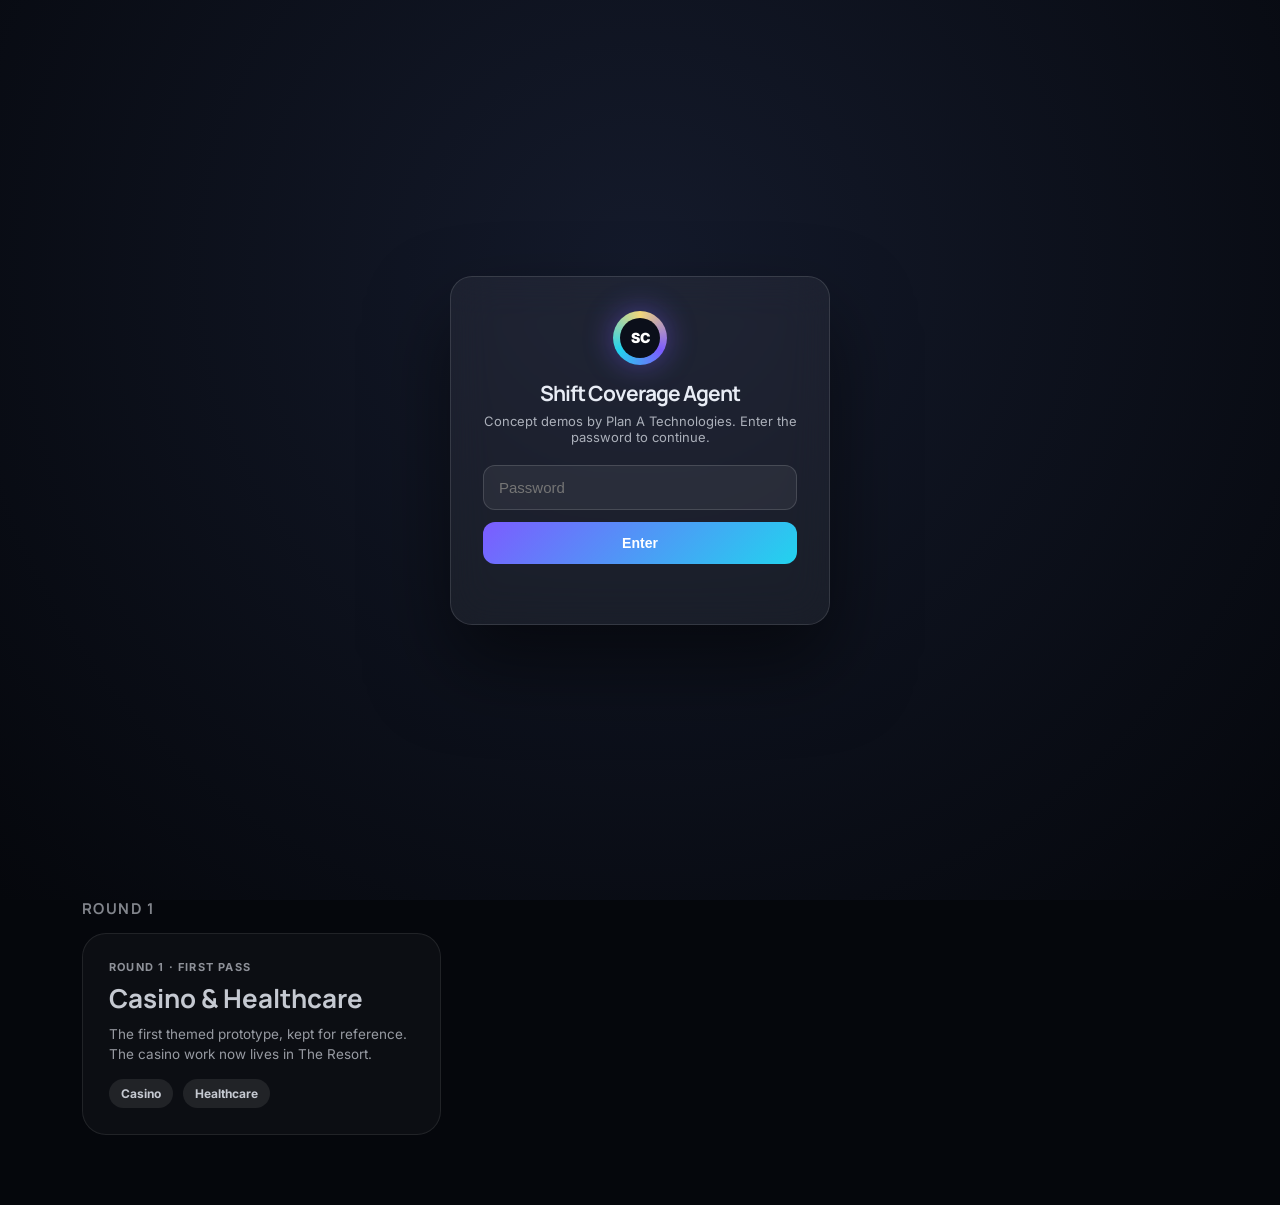
<file: index.html>
<!DOCTYPE html>
<html lang="en">
<head>
<meta charset="utf-8">
<meta name="viewport" content="width=device-width, initial-scale=1">
<title>Shift Coverage Agent · Concept Demos</title>
<link href="https://fonts.googleapis.com/css2?family=Inter:wght@400;500;600;700;800&family=Manrope:wght@500;700;800&display=swap" rel="stylesheet">
<style>
*{box-sizing:border-box;margin:0;padding:0}
body{min-height:100vh;font-family:Inter,system-ui,sans-serif;color:#e8ecf5;background:#05070c;overflow-x:hidden}
.bg{position:fixed;inset:0;background:radial-gradient(ellipse 50% 40% at 20% 20%,rgba(124,92,255,.25),transparent),radial-gradient(ellipse 50% 40% at 85% 75%,rgba(34,211,238,.18),transparent),radial-gradient(ellipse 40% 30% at 70% 10%,rgba(243,215,122,.12),transparent)}
main{position:relative;max-width:1180px;margin:0 auto;padding:70px 32px}
h1{font-family:Manrope;font-size:44px;letter-spacing:-1px}
.sub{opacity:.65;margin-top:10px;font-size:16px;max-width:640px;line-height:1.5}
.grid{display:grid;grid-template-columns:1.4fr 1fr 1fr;gap:20px;margin-top:44px}
a.card{display:flex;flex-direction:column;justify-content:flex-end;min-height:300px;padding:26px;border-radius:24px;text-decoration:none;color:inherit;position:relative;overflow:hidden;border:1px solid rgba(255,255,255,.1);background:rgba(255,255,255,.04);transition:transform .3s,border-color .3s}
a.card:hover{transform:translateY(-4px);border-color:rgba(255,255,255,.3)}
a.card.big{grid-row:span 2;min-height:620px}
.card .art{position:absolute;inset:0;opacity:.9}
.card .tag{position:relative;font-size:11px;font-weight:700;letter-spacing:1.2px;text-transform:uppercase;opacity:.7}
.card h2{position:relative;font-family:Manrope;font-size:26px;margin-top:6px}
.card.big h2{font-size:38px}
.card p{position:relative;font-size:13.5px;opacity:.75;margin-top:8px;line-height:1.5;max-width:460px}
.card .go{position:relative;margin-top:16px;font-size:13px;font-weight:700}
.row2{display:flex;gap:10px;position:relative;margin-top:14px}
.row2 span{font-size:12px;font-weight:700;padding:7px 12px;border-radius:999px;background:rgba(255,255,255,.1)}
.row2 span:hover{background:rgba(255,255,255,.2)}
a.card.std{color:#0f2233;border-color:#d9e3ec;background:#eef3f8}
.std2 span{background:#fff;color:#0f2233;border:1px solid #d9e3ec;font-weight:700}.std2 span:hover{background:#e0f2fe}.std2 span.dk{background:#0f1726;color:#e6edf6;border-color:#0f1726}.std2 span.dk:hover{background:#1e293b}
a.card.std{cursor:default}a.card.std .tag,a.card.std p{opacity:.8}a.card.std:hover{border-color:#93c5fd}
h3.sec{font-family:Manrope;font-size:15px;letter-spacing:1.4px;text-transform:uppercase;opacity:.55;margin-top:46px}
.grid.r1{grid-template-columns:1fr 1fr 1fr;margin-top:14px}
a.card.r1c{min-height:170px;opacity:.85}
</style>
</head>
<body>
<div class="bg"></div>
<main>
  <h1>Shift Coverage Agent</h1>
  <p class="sub">Concept demos. One agent that finds the gaps, checks the rules, and proposes who should cover them, across every department of a resort, or any team that works shifts.</p>
  <div class="grid">
    <a class="card big" href="v2-resort/index.html">
      <svg class="art" viewBox="0 0 600 620" preserveAspectRatio="xMidYMid slice"><defs><linearGradient id="sky" x1="0" y1="0" x2="0" y2="1"><stop offset="0" stop-color="#0d1030"/><stop offset="1" stop-color="#2a1640"/></linearGradient></defs>
        <rect width="600" height="620" fill="url(#sky)"/>
        <g opacity=".9"><polygon points="300,60 380,100 380,380 300,420 220,380 220,100" fill="#1b2350"/><polygon points="300,60 380,100 300,140 220,100" fill="#2b3a80"/><polygon points="300,140 380,100 380,380 300,420" fill="#141a3d"/>
        <polygon points="120,360 300,450 480,360 300,270" fill="#3a2350"/><polygon points="120,360 300,450 300,500 120,410" fill="#24163a"/><polygon points="300,450 480,360 480,410 300,500" fill="#1a102c"/></g>
        <g fill="#f3d77a" opacity=".8"><circle cx="250" cy="200" r="3"/><circle cx="270" cy="230" r="3"/><circle cx="330" cy="180" r="3"/><circle cx="350" cy="260" r="3"/><circle cx="260" cy="300" r="3"/><circle cx="340" cy="320" r="3"/></g>
        <g><circle cx="300" cy="230" r="16" fill="#ff4d6d"/><text x="300" y="236" text-anchor="middle" font-weight="900" fill="#fff" font-size="16">!</text></g>
        <rect width="600" height="620" fill="url(#sky)" opacity="0"/><rect y="380" width="600" height="240" fill="url(#fade)"/>
        <defs><linearGradient id="fade" x1="0" y1="0" x2="0" y2="1"><stop offset="0" stop-color="#05070c" stop-opacity="0"/><stop offset="1" stop-color="#05070c"/></linearGradient></defs></svg>
      <div class="tag">Version 2 · Literal</div><h2>The Resort</h2>
      <p>Explore the whole property like a game. The mission board shows what needs you. Drill into the casino floor, hotel, steakhouse, shop and back of house, each with its own world.</p>
      <div class="go">Open the resort →</div></a>
    <a class="card" href="v1-pulse/index.html">
      <svg class="art" viewBox="0 0 400 300" preserveAspectRatio="xMidYMid slice"><rect width="400" height="300" fill="#0a0d16"/>
        <g stroke-linecap="round" stroke-width="3">
        <line x1="30" y1="60" x2="370" y2="60" stroke="#7c5cff"/><line x1="30" y1="95" x2="200" y2="95" stroke="#22d3ee"/><line x1="230" y1="95" x2="370" y2="95" stroke="#22d3ee"/><line x1="30" y1="130" x2="370" y2="130" stroke="#f3d77a"/><line x1="30" y1="165" x2="120" y2="165" stroke="#34d399"/><line x1="160" y1="165" x2="370" y2="165" stroke="#34d399"/></g>
        <circle cx="215" cy="95" r="7" fill="none" stroke="#ff4d6d" stroke-width="2.5" stroke-dasharray="3 3"/><circle cx="140" cy="165" r="7" fill="none" stroke="#ff4d6d" stroke-width="2.5" stroke-dasharray="3 3"/></svg>
      <div class="tag">Version 1 · Abstract · Draft A</div><h2>Resort Pulse</h2><p>Every department as a lane of light across the day. Gaps crack the line.</p><div class="go">Open →</div></a>
    <a class="card" href="v1-disk/index.html">
      <svg class="art" viewBox="0 0 400 300" preserveAspectRatio="xMidYMid slice"><rect width="400" height="300" fill="#1b2036"/><g transform="translate(200,140)"><circle r="96" fill="none" stroke="#e5b84a" stroke-width="28" stroke-dasharray="120 484"/><circle r="96" fill="none" stroke="#8b5cf6" stroke-width="28" stroke-dasharray="190 414" stroke-dashoffset="-122"/><circle r="96" fill="none" stroke="#22d3ee" stroke-width="28" stroke-dasharray="170 434" stroke-dashoffset="-314"/><circle r="96" fill="none" stroke="#f97316" stroke-width="28" stroke-dasharray="100 504" stroke-dashoffset="-486"/><circle r="62" fill="none" stroke="#e5b84a" stroke-width="30" stroke-dasharray="80 310" opacity=".8"/><circle r="62" fill="none" stroke="#8b5cf6" stroke-width="30" stroke-dasharray="120 270" stroke-dashoffset="-82" opacity=".8"/><circle r="62" fill="none" stroke="#22d3ee" stroke-width="30" stroke-dasharray="110 280" stroke-dashoffset="-204" opacity=".8"/><circle r="62" fill="none" stroke="#f97316" stroke-width="30" stroke-dasharray="76 314" stroke-dashoffset="-316" opacity=".8"/><rect x="-4" y="-150" width="8" height="34" fill="#ff2d55"/><rect x="100" y="-30" width="34" height="8" fill="#ff2d55"/></g></svg>
      <div class="tag">Version 1 · Abstract · Draft B</div><h2>Coverage Rings</h2><p>The whole resort as one ring chart. Click any slice to zoom into it. Red spikes are open shifts.</p><div class="go">Open →</div></a>
    <a class="card std" href="standard/index.html#light" style="grid-column:2 / span 2;min-height:300px">
      <svg class="art" viewBox="0 0 760 300" preserveAspectRatio="xMidYMid slice"><rect width="760" height="300" fill="#eef3f8"/>
        <g transform="translate(150,34) skewY(-2)"><rect width="460" height="210" rx="14" fill="#fff" stroke="#d9e3ec"/>
          <rect x="18" y="16" width="120" height="10" rx="5" fill="#0f2233" opacity=".8"/><rect x="18" y="34" width="200" height="7" rx="3.5" fill="#94a3b8" opacity=".6"/>
          
          <rect x="18" y="58" width="424" height="22" rx="6" fill="#f8fafc"/>
          <g fill="#e2e8f0"><rect x="18" y="90" width="424" height="1"/><rect x="18" y="118" width="424" height="1"/><rect x="18" y="146" width="424" height="1"/><rect x="18" y="174" width="424" height="1"/></g>
          <g><rect x="30" y="98" width="90" height="8" rx="4" fill="#334155" opacity=".7"/><rect x="230" y="98" width="70" height="8" rx="4" fill="#0ea5a4" opacity=".5"/><rect x="370" y="95" width="56" height="16" rx="8" fill="#2563eb"/>
            <rect x="30" y="126" width="110" height="8" rx="4" fill="#334155" opacity=".7"/><rect x="230" y="126" width="40" height="8" rx="4" fill="#0ea5a4" opacity=".5"/><rect x="370" y="123" width="56" height="16" rx="8" fill="#2563eb"/>
            <rect x="30" y="154" width="80" height="8" rx="4" fill="#334155" opacity=".7"/><rect x="230" y="154" width="60" height="8" rx="4" fill="#e5484d" opacity=".5"/><rect x="370" y="151" width="56" height="16" rx="8" fill="#2563eb"/>
            <rect x="30" y="182" width="100" height="8" rx="4" fill="#334155" opacity=".7"/><rect x="230" y="182" width="80" height="8" rx="4" fill="#0ea5a4" opacity=".5"/><rect x="370" y="179" width="56" height="16" rx="8" fill="#e2e8f0"/></g></g>
        <g opacity=".55"><rect x="20" y="70" width="110" height="160" rx="12" fill="#fff" stroke="#d9e3ec" transform="skewY(6)"/><rect x="630" y="70" width="110" height="160" rx="12" fill="#fff" stroke="#d9e3ec" transform="skewY(-6) translate(0,80)"/></g>
        <rect y="180" width="760" height="120" fill="url(#sfade)"/><defs><linearGradient id="sfade" x1="0" y1="0" x2="0" y2="1"><stop offset="0" stop-color="#eef3f8" stop-opacity="0"/><stop offset="1" stop-color="#eef3f8"/></linearGradient></defs></svg>
      <div class="tag">Version 3 · Standard</div><h2>Standard</h2><p>A generic, clinical version with no industry theme. Tables, filters and bulk actions, with Day, Week and Month views. Our safe option.</p><div class="row2 std2"><span onclick="event.preventDefault();location.href='standard/index.html#light'">☀ Open light mode</span><span class="dk" onclick="event.preventDefault();location.href='standard/index.html#dark'">☾ Open dark mode</span></div></a>
  </div>
  <h3 class="sec">Round 1</h3>
  <div class="grid r1">
    <a class="card r1c" href="classic/index.html#casino">
      <div class="tag">Round 1 · First pass</div><h2>Casino &amp; Healthcare</h2><p>The first themed prototype, kept for reference. The casino work now lives in The Resort.</p>
      <div class="row2"><span onclick="event.preventDefault();location.href='classic/index.html#casino'">Casino</span><span onclick="event.preventDefault();location.href='classic/index.html#healthcare'">Healthcare</span></div></a>
  </div>
</main>
<script src="gate.js"></script>
<script>scaGate('dark',function(){})</script>
</body>
</html>
</file>
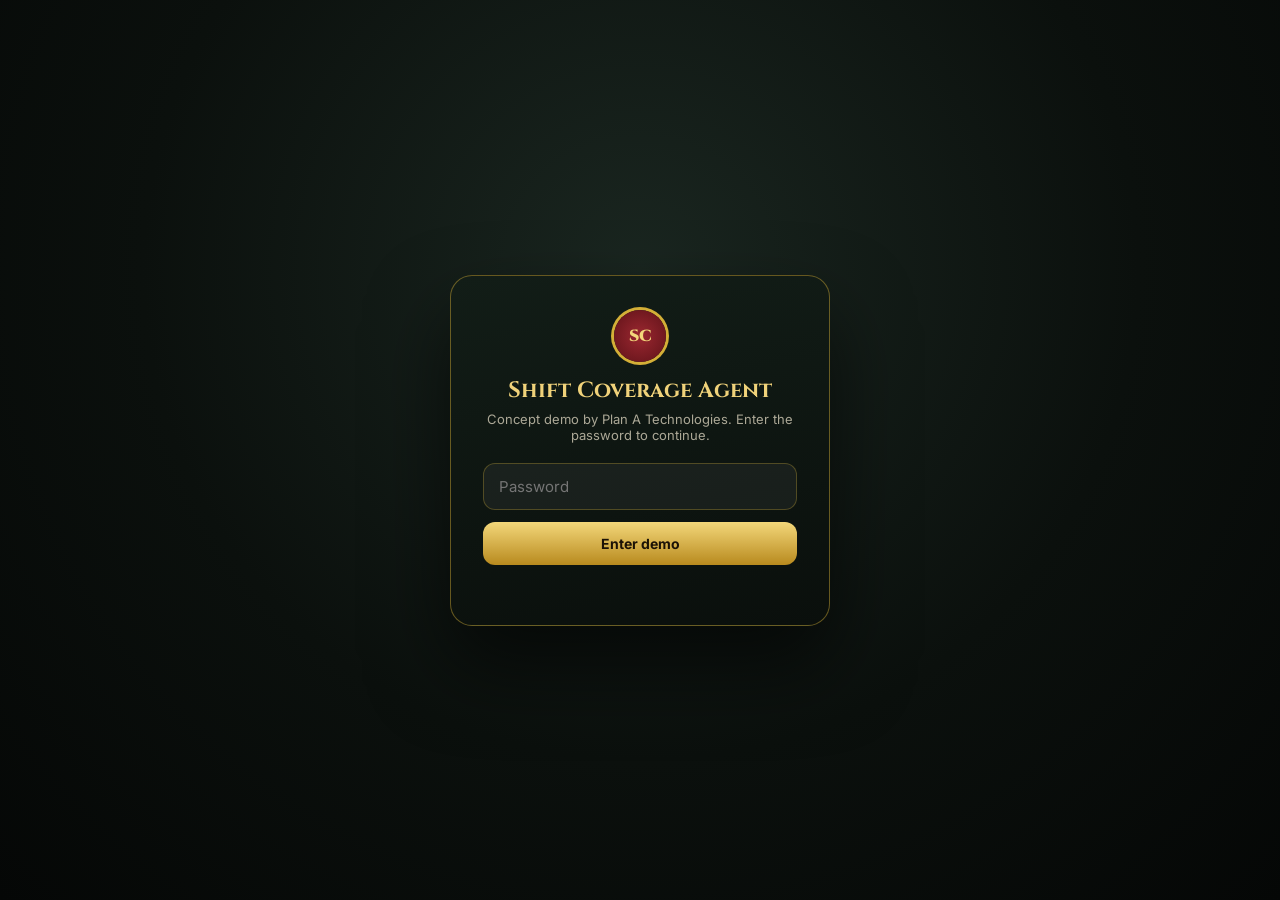
<file: classic/index.html>
<!DOCTYPE html>
<html lang="en">
<head>
<meta charset="utf-8">
<meta name="viewport" content="width=device-width, initial-scale=1">
<title>Shift Coverage Agent · Concept</title>
<link rel="preconnect" href="https://fonts.googleapis.com">
<link href="https://fonts.googleapis.com/css2?family=Cinzel:wght@500;700;900&family=Inter:wght@400;500;600;700;800&family=Plus+Jakarta+Sans:wght@400;500;600;700;800&family=JetBrains+Mono:wght@500;700&display=swap" rel="stylesheet">
<style>
*{box-sizing:border-box;margin:0;padding:0}
html,body{width:100%;height:100%;overflow:hidden}
body{font-family:Inter,system-ui,sans-serif;transition:background .8s}
button{font:inherit;cursor:pointer;border:0;background:none;color:inherit}
input{font:inherit}
#app{position:absolute;left:50%;top:50%;width:1600px;height:900px;transform:translate(-50%,-50%) scale(var(--s,1));transform-origin:center}
.mono{font-family:'JetBrains Mono',monospace}
svg{display:block}

/* ---------- shared top bar ---------- */
.topbar{position:absolute;left:0;right:0;top:0;height:72px;display:flex;align-items:center;padding:0 36px;gap:18px;z-index:50}
.brand{display:flex;align-items:center;gap:12px}
.brand .mark{width:40px;height:40px;border-radius:50%;display:grid;place-items:center}
.brand b{font-size:17px;letter-spacing:.2px}
.brand small{display:block;font-size:11.5px;opacity:.65;margin-top:2px}
.spacer{flex:1}
.themeSwitch{display:flex;padding:4px;border-radius:999px;gap:2px;position:relative}
.themeSwitch button{padding:8px 16px;border-radius:999px;font-size:13px;font-weight:600;position:relative;z-index:1;transition:color .4s}
.themeSwitch .knob{position:absolute;top:4px;bottom:4px;border-radius:999px;transition:all .5s cubic-bezier(.6,0,.2,1)}
.ghostBtn{font-size:12.5px;font-weight:600;padding:8px 14px;border-radius:999px}
.who{display:flex;align-items:center;gap:10px;font-size:13px}
.who .av{width:36px;height:36px;border-radius:50%;display:grid;place-items:center;font-weight:700;font-size:13px}
.who small{display:block;font-size:11px;opacity:.6}

/* ---------- stage & panels ---------- */
#stage{position:absolute;inset:0}
.panel{position:absolute;will-change:transform}
.panel .inner{position:absolute;inset:0;overflow:hidden}
.panel .cover{position:absolute;inset:0;display:none;z-index:20;cursor:pointer}
.panel.off .cover{display:block}
.panel.off .inner{pointer-events:none}
.ph{display:flex;align-items:flex-end;justify-content:space-between;gap:20px;padding:26px 30px 0}
.ph h2{font-size:26px;line-height:1.1}
.ph p{font-size:13px;opacity:.65;margin-top:6px}
.pill{display:inline-flex;align-items:center;gap:6px;font-size:11.5px;font-weight:600;padding:4px 10px;border-radius:999px;white-space:nowrap}
.seg{display:flex;gap:6px;flex-wrap:wrap}
.seg button{font-size:12.5px;font-weight:600;padding:7px 13px;border-radius:999px;transition:all .25s}

/* ---------- chat (shared skeleton) ---------- */
.chatWrap{position:absolute;left:30px;top:96px;bottom:28px;width:650px;display:flex;flex-direction:column;border-radius:20px;overflow:hidden}
.chatLog{flex:1;overflow-y:auto;padding:20px 22px 10px;display:flex;flex-direction:column;gap:14px;scroll-behavior:smooth}
.chatLog::-webkit-scrollbar{width:6px}.chatLog::-webkit-scrollbar-thumb{border-radius:9px}
.msg{max-width:92%;font-size:14px;line-height:1.5}
.msg.me{align-self:flex-end;padding:10px 14px;border-radius:16px 16px 4px 16px}
.msg.ai{align-self:flex-start;display:flex;gap:10px}
.msg.ai .bubble{padding:12px 15px;border-radius:4px 16px 16px 16px}
.msg.ai .who2{font-size:11px;font-weight:700;letter-spacing:.4px;text-transform:uppercase;opacity:.7;margin-bottom:4px}
.aiAv{flex:0 0 32px;height:32px;border-radius:50%;display:grid;place-items:center;font-weight:800;font-size:13px}
.typing span{display:inline-block;width:6px;height:6px;border-radius:50%;margin:0 2px;animation:blink 1s infinite}
.typing span:nth-child(2){animation-delay:.15s}.typing span:nth-child(3){animation-delay:.3s}
@keyframes blink{0%,100%{opacity:.25;transform:translateY(0)}50%{opacity:1;transform:translateY(-3px)}}
.starters{display:flex;flex-wrap:wrap;gap:8px;margin-top:10px}
.starters button,.actBtn{font-size:13px;font-weight:600;padding:9px 14px;border-radius:12px;transition:transform .15s,box-shadow .2s}
.starters button:hover,.actBtn:hover{transform:translateY(-1px)}
.actBtn.primary{padding:10px 18px}
.actRow{display:flex;gap:8px;flex-wrap:wrap;margin-top:12px;align-items:center}
.composer{display:flex;gap:10px;padding:12px 14px;align-items:center}
.composer input{flex:1;border:0;outline:0;padding:12px 14px;border-radius:12px;font-size:14px}
.composer button{width:42px;height:42px;border-radius:12px;display:grid;place-items:center}
.reqCard{margin-top:10px;border-radius:14px;padding:14px 16px}
.reqCard .row{display:grid;grid-template-columns:1fr 1fr;gap:10px 18px;margin-top:10px}
.reqCard .k{font-size:10.5px;text-transform:uppercase;letter-spacing:.6px;opacity:.6}
.reqCard .v{font-size:13.5px;font-weight:600;margin-top:2px}
.toggles{display:flex;flex-direction:column;gap:8px;margin-top:10px}
.tog{display:flex;align-items:center;gap:12px;padding:10px 12px;border-radius:12px;cursor:pointer;text-align:left;transition:all .2s}
.tog .sw{flex:0 0 36px;height:20px;border-radius:999px;position:relative;transition:background .25s}
.tog .sw::after{content:'';position:absolute;top:3px;left:3px;width:14px;height:14px;border-radius:50%;background:#fff;transition:left .25s}
.tog.on .sw::after{left:19px}
.tog b{font-size:13px;display:block}.tog small{font-size:11.5px;opacity:.65}
.elig{display:grid;grid-template-columns:repeat(4,1fr);gap:8px;margin-top:10px;perspective:800px}
.ecard{height:74px;position:relative;transform-style:preserve-3d;transition:transform .6s cubic-bezier(.3,.7,.3,1.2)}
.ecard.rev{transform:rotateY(180deg)}
.ecard>div{position:absolute;inset:0;backface-visibility:hidden;border-radius:10px;padding:8px 9px;font-size:11.5px;overflow:hidden}
.ecard .back{transform:rotateY(180deg)}
.ecard .nm{font-weight:700;font-size:12.5px}
.ecard .rs{opacity:.75;margin-top:3px;line-height:1.3}
.ecard .tick{position:absolute;right:7px;top:7px;width:18px;height:18px;border-radius:50%;display:grid;place-items:center;font-size:11px;font-weight:800}
.offers{margin-top:10px;display:flex;flex-direction:column;gap:6px}
.offer{display:flex;align-items:center;gap:10px;padding:8px 10px;border-radius:10px;font-size:13px}
.offer .nm{flex:1;font-weight:600}
.offer .sub{font-size:11.5px;opacity:.6;font-weight:500}
.offer input{width:16px;height:16px;accent-color:var(--acc)}
.sending{position:relative;overflow:hidden}
.sending::after{content:'';position:absolute;inset:0;background:linear-gradient(90deg,transparent,rgba(255,255,255,.18),transparent);animation:shim 1.1s infinite}
@keyframes shim{from{transform:translateX(-100%)}to{transform:translateX(100%)}}
.warn{font-size:12px;margin-top:8px;font-weight:600}

/* context rail */
.rail{position:absolute;right:30px;top:96px;bottom:28px;width:calc(100% - 650px - 90px);display:flex;flex-direction:column;gap:14px}
.rcard{border-radius:18px;padding:18px 20px}
.rcard h4{font-size:11px;letter-spacing:.8px;text-transform:uppercase;opacity:.65;margin-bottom:10px}
.stepper{display:flex;align-items:center;gap:0;margin-top:4px}
.stepper .st{display:flex;flex-direction:column;align-items:center;gap:6px;flex:1;position:relative;font-size:10.5px;font-weight:600;text-align:center}
.stepper .dot{width:26px;height:26px;border-radius:50%;display:grid;place-items:center;font-size:11px;font-weight:800;position:relative;z-index:1;transition:all .4s}
.stepper .st:not(:last-child)::after{content:'';position:absolute;top:13px;left:calc(50% + 13px);right:calc(-50% + 13px);height:2px;transition:background .4s}
.seats{display:flex;gap:14px;margin-top:6px}
.seat{flex:1;height:84px;border-radius:14px;display:flex;flex-direction:column;align-items:center;justify-content:center;gap:6px;font-size:12px;font-weight:600;transition:all .5s}
.statusBig{font-size:20px;font-weight:800;margin-top:4px}

/* toast */
.toast{position:absolute;left:50%;top:84px;transform:translateX(-50%) translateY(-20px);opacity:0;padding:10px 18px;border-radius:999px;font-size:13px;font-weight:600;z-index:80;transition:all .4s;pointer-events:none}
.toast.show{opacity:1;transform:translateX(-50%) translateY(0)}

/* =====================================================================
   CASINO
   ===================================================================== */
body.casino{background:radial-gradient(ellipse at 50% 30%,#1a2620 0%,#0b100d 55%,#050706 100%);color:#efe6cf}
.casino .topbar{background:linear-gradient(180deg,rgba(0,0,0,.55),transparent)}
.casino .brand .mark{background:conic-gradient(#d4af37 0 15deg,#7a1d22 15deg 45deg,#d4af37 45deg 60deg,#7a1d22 60deg 90deg,#d4af37 90deg 105deg,#7a1d22 105deg 135deg,#d4af37 135deg 150deg,#7a1d22 150deg 180deg,#d4af37 180deg 195deg,#7a1d22 195deg 225deg,#d4af37 225deg 240deg,#7a1d22 240deg 270deg,#d4af37 270deg 285deg,#7a1d22 285deg 315deg,#d4af37 315deg 330deg,#7a1d22 330deg);box-shadow:0 0 0 2px #2a1a08,0 4px 14px rgba(212,175,55,.35)}
.casino .brand .mark i{width:26px;height:26px;border-radius:50%;background:radial-gradient(#9b2730,#5e1218);display:grid;place-items:center;font-style:normal;font-family:Cinzel;font-weight:900;font-size:13px;color:#f3d77a;border:1px dashed rgba(243,215,122,.6)}
.casino .brand b{font-family:Cinzel;font-weight:700;color:#f0d27a;letter-spacing:1px}
.casino .themeSwitch{background:rgba(0,0,0,.45);border:1px solid rgba(212,175,55,.35)}
.casino .themeSwitch .knob{background:linear-gradient(180deg,#f3d77a,#b88a1e)}
.casino .themeSwitch button.on{color:#1b1206}
.casino .ghostBtn{border:1px solid rgba(212,175,55,.35);color:#e7cf87}
.casino .who .av{background:linear-gradient(#f3d77a,#b88a1e);color:#1b1206}

.casino #stage{perspective:1500px;perspective-origin:50% 18%}
.felt{position:absolute;left:-600px;right:-600px;top:600px;height:1100px;transform-origin:50% 0;transform:rotateX(66deg);
  background:radial-gradient(ellipse 60% 55% at 50% 0%,#1f7a4c 0%,#155c38 40%,#0c3b23 70%,#06200f 100%);
  border-top:10px solid #3a2410;box-shadow:inset 0 30px 60px rgba(0,0,0,.45)}
.felt::before{content:'';position:absolute;inset:0;background-image:radial-gradient(rgba(255,255,255,.035) 1px,transparent 1px);background-size:5px 5px}
.felt .rim{position:absolute;left:0;right:0;top:-10px;height:10px;background:linear-gradient(#d4af37,#7a5a12)}
.felt .print{position:absolute;left:50%;top:380px;transform:translateX(-50%);font-family:Cinzel;font-weight:700;font-size:58px;letter-spacing:10px;color:rgba(240,210,122,.32);white-space:nowrap;text-align:center}
.felt .print small{display:block;font-size:34px;letter-spacing:8px;margin-top:20px;color:rgba(240,210,122,.22)}
.felt .arc{position:absolute;left:50%;top:-520px;width:2400px;height:1400px;transform:translateX(-50%);border-radius:50%;border:4px solid rgba(240,210,122,.28)}
.casino .panel{width:1120px;height:590px;left:240px;top:74px;transition:transform 1s cubic-bezier(.5,0,.25,1.18),filter 1s, opacity 1s}
.casino .panel.rising{transition:transform .95s cubic-bezier(.2,.85,.25,1.06),filter .8s}
.casino .panel .inner{border-radius:26px;background:linear-gradient(170deg,#121d17 0%,#0b130f 60%,#0a0f0c 100%);border:1px solid rgba(212,175,55,.45);
  box-shadow:0 0 0 6px rgba(10,14,12,.6),0 0 0 7px rgba(212,175,55,.18),0 50px 90px rgba(0,0,0,.65),inset 0 1px 0 rgba(255,255,255,.06)}
.casino .panel.on .inner{animation:bob 7s ease-in-out infinite}
@keyframes bob{0%,100%{transform:translateY(0)}50%{transform:translateY(-6px)}}
.casino .panel .cover{border-radius:26px;background:radial-gradient(ellipse at center,rgba(8,30,18,.35),rgba(4,16,9,.75));display:none;place-items:center}
.casino .panel.off .cover{display:grid}
.casino .panel .cover span{font-family:Cinzel;font-weight:900;font-size:150px;color:#f3d77a;letter-spacing:6px;text-shadow:0 6px 0 #6b4c0b,0 0 60px rgba(243,215,122,.4);text-align:center;line-height:1}
.casino .panel .cover em{display:block;font-style:normal;font-size:64px;margin-bottom:24px}
.casino .spot{position:absolute;width:1120px;height:590px;left:240px;top:74px;border-radius:40px;border:14px dashed rgba(240,210,122,.35);transition:opacity .6s;pointer-events:none}
.casino .spot b{position:absolute;left:0;right:0;bottom:-190px;text-align:center;font-family:Cinzel;font-size:90px;color:rgba(240,210,122,.35);letter-spacing:6px}
.casino .ph h2{font-family:Cinzel;font-weight:700;font-size:28px;background:linear-gradient(180deg,#fbe7a1,#c99a2e);-webkit-background-clip:text;background-clip:text;color:transparent;letter-spacing:.5px}
.casino .ph p{color:#cbbf9f}
.casino .pill.gold{background:rgba(212,175,55,.14);color:#f0d27a;border:1px solid rgba(212,175,55,.35)}
.casino .pill.red{background:rgba(220,60,60,.16);color:#ff8d8d;border:1px solid rgba(220,60,60,.4)}
.casino .pill.green{background:rgba(60,200,120,.14);color:#7fe3a8;border:1px solid rgba(60,200,120,.35)}
.casino .pill.dim{background:rgba(255,255,255,.06);color:#bfb39a;border:1px solid rgba(255,255,255,.12)}
.casino .seg button{background:rgba(255,255,255,.05);border:1px solid rgba(212,175,55,.22);color:#d8c99f}
.casino .seg button.on{background:linear-gradient(180deg,#f3d77a,#b88a1e);color:#1b1206;border-color:transparent;box-shadow:0 4px 14px rgba(212,175,55,.3)}

/* chip tray nav */
.tray{position:absolute;left:50%;bottom:16px;transform:translateX(-50%);display:flex;gap:22px;z-index:40;padding:10px 26px 12px;border-radius:999px;background:linear-gradient(180deg,rgba(40,24,8,.92),rgba(18,10,3,.92));border:1px solid rgba(212,175,55,.45);box-shadow:0 10px 30px rgba(0,0,0,.6),inset 0 1px 0 rgba(255,255,255,.08)}
.chipBtn{display:flex;flex-direction:column;align-items:center;gap:4px;transition:transform .35s cubic-bezier(.3,1.6,.5,1)}
.chip{--c:#c62f3a;width:46px;height:46px;border-radius:50%;position:relative;display:grid;place-items:center;
  background:repeating-conic-gradient(var(--c) 0 22.5deg,#f6efe0 22.5deg 30deg,var(--c) 30deg 45deg);box-shadow:0 3px 0 rgba(0,0,0,.45),0 6px 12px rgba(0,0,0,.5)}
.chip::before{content:'';position:absolute;inset:7px;border-radius:50%;background:radial-gradient(circle at 40% 35%,color-mix(in srgb,var(--c) 75%,#fff),var(--c));border:1.5px dashed rgba(255,255,255,.55)}
.chip svg{position:relative;z-index:1;width:18px;height:18px;color:#fff}
.chipBtn span{font-size:10.5px;font-weight:700;letter-spacing:.8px;text-transform:uppercase;color:#cdb879}
.chipBtn.on{transform:translateY(-14px)}
.chipBtn.on .chip{box-shadow:0 0 0 3px #f3d77a,0 0 26px rgba(243,215,122,.7),0 10px 18px rgba(0,0,0,.6)}
.chipBtn.on span{color:#fbe7a1}
.chipBtn:hover:not(.on){transform:translateY(-5px)}

/* casino chat skin */
.casino .chatWrap{background:rgba(0,0,0,.28);border:1px solid rgba(212,175,55,.2)}
.casino .chatLog::-webkit-scrollbar-thumb{background:rgba(212,175,55,.3)}
.casino .msg.me{background:linear-gradient(180deg,#f3d77a,#c49a2a);color:#1b1206;font-weight:500}
.casino .msg.ai .bubble{background:rgba(255,255,255,.05);border:1px solid rgba(212,175,55,.2)}
.casino .msg.ai{animation:deal .55s cubic-bezier(.2,.9,.3,1.15) both}
@keyframes deal{from{opacity:0;transform:translate(60px,-30px) rotate(6deg)}to{opacity:1;transform:none}}
.casino .msg.me{animation:pop .35s ease both}
@keyframes pop{from{opacity:0;transform:scale(.9)}to{opacity:1;transform:none}}
.casino .aiAv{background:linear-gradient(#f6efe0,#d9cdb2);color:#7a1d22;font-family:Cinzel;box-shadow:0 0 0 2px #d4af37}
.casino .typing span{background:#d4af37}
.casino .starters button,.casino .actBtn{background:rgba(255,255,255,.05);border:1px solid rgba(212,175,55,.35);color:#f0d27a}
.casino .actBtn.primary{background:linear-gradient(180deg,#f3d77a,#b88a1e);color:#1b1206;border:0;box-shadow:0 6px 18px rgba(212,175,55,.3)}
.casino .composer{border-top:1px solid rgba(212,175,55,.18);background:rgba(0,0,0,.25)}
.casino .composer input{background:rgba(255,255,255,.05);color:#efe6cf;border:1px solid rgba(212,175,55,.2)}
.casino .composer button{background:linear-gradient(180deg,#f3d77a,#b88a1e);color:#1b1206}
.casino .reqCard{background:linear-gradient(160deg,#1d5d3a,#0f3a23);border:1px solid rgba(212,175,55,.45);box-shadow:inset 0 0 40px rgba(0,0,0,.35)}
.casino .tog{background:rgba(255,255,255,.04);border:1px solid rgba(212,175,55,.18)}
.casino .tog .sw{background:rgba(255,255,255,.15)}
.casino .tog.on{border-color:rgba(212,175,55,.6);background:rgba(212,175,55,.08)}
.casino .tog.on .sw{background:#c99a2e}
.casino .ecard .front{background:repeating-linear-gradient(45deg,#7a1d22 0 6px,#5e1218 6px 12px);border:2px solid #f6efe0;box-shadow:0 4px 10px rgba(0,0,0,.4)}
.casino .ecard .front::after{content:'♦';position:absolute;inset:0;display:grid;place-items:center;color:#f3d77a;font-size:24px}
.casino .ecard .back{background:#f6efe0;color:#1b1206}
.casino .ecard .back.no{background:#3a3330;color:#c9bfae}
.casino .ecard .tick.y{background:#1f8a52;color:#fff}.casino .ecard .tick.n{background:#7a1d22;color:#fff}
.casino .offer{background:rgba(255,255,255,.04);border:1px solid rgba(212,175,55,.15)}
.casino .warn{color:#ff8d8d}
.casino .rcard{background:rgba(0,0,0,.28);border:1px solid rgba(212,175,55,.2)}
.casino .rcard h4{color:#d4af37}
.casino .stepper .dot{background:#1d241f;border:2px solid #4a4433;color:#8d846c}
.casino .stepper .st.done .dot{background:radial-gradient(#d24350,#8a1d26);border-color:#f3d77a;color:#fff}
.casino .stepper .st.cur .dot{background:linear-gradient(#f3d77a,#b88a1e);border-color:#fff3c4;color:#1b1206;box-shadow:0 0 18px rgba(243,215,122,.7)}
.casino .stepper .st:not(:last-child)::after{background:#3a3528}
.casino .stepper .st.done:not(:last-child)::after{background:#d4af37}
.casino .stepper .st{color:#a99d80}
.casino .seat{background:radial-gradient(ellipse at center,#1a6a42,#0d3d25);border:2px dashed rgba(240,210,122,.45);color:#cdb879}
.casino .seat.fill{border-style:solid;border-color:#f3d77a;box-shadow:0 0 22px rgba(243,215,122,.35)}
.casino .toast{background:linear-gradient(180deg,#f3d77a,#b88a1e);color:#1b1206;box-shadow:0 10px 30px rgba(0,0,0,.5)}

/* casino floor */
.floorSvg .tbl{cursor:pointer;transition:filter .2s}
.floorSvg .tbl:hover{filter:brightness(1.25)}
.floorSvg .open circle.pulse{animation:pulseR 1.4s ease-out infinite;transform-box:fill-box;transform-origin:center}
@keyframes pulseR{0%{transform:scale(.6);opacity:.9}100%{transform:scale(2.2);opacity:0}}
.floorSvg .newd{animation:glowIn 1.6s ease both}
@keyframes glowIn{0%{opacity:0;transform:translateY(-30px)}60%{opacity:1}100%{opacity:1;transform:none}}
.detailCard{position:absolute;right:30px;top:104px;width:330px;bottom:30px;border-radius:20px;padding:20px}
.casino .detailCard{background:rgba(0,0,0,.3);border:1px solid rgba(212,175,55,.22)}
.dl{display:grid;grid-template-columns:1fr 1fr;gap:12px;margin-top:14px}
.dl div{font-size:11px;text-transform:uppercase;letter-spacing:.6px;opacity:.6}
.dl b{display:block;font-size:14px;text-transform:none;letter-spacing:0;opacity:1;margin-top:3px;font-weight:600}

/* wheel + chip stacks */
.wheelBall{transition:transform 1.2s cubic-bezier(.3,1.4,.5,1)}
.gapArc{animation:gapPulse 1.3s ease-in-out infinite}
@keyframes gapPulse{0%,100%{opacity:1}50%{opacity:.35}}
.stacks{position:absolute;left:500px;right:30px;top:150px;bottom:30px;border-radius:20px;padding:18px 18px 12px}
.casino .stacks{background:radial-gradient(ellipse at 50% 100%,#1b6a43,#0c3a23);border:1px solid rgba(212,175,55,.35);box-shadow:inset 0 0 50px rgba(0,0,0,.45)}
.stackCols{position:absolute;left:18px;right:18px;bottom:44px;top:56px;display:flex;align-items:flex-end;justify-content:space-between}
.scol{display:flex;flex-direction:column-reverse;align-items:center;width:44px;position:relative}
.cchip{width:40px;height:13px;border-radius:50%;margin-top:-7px;position:relative;
  background:var(--c);border:1.5px solid rgba(0,0,0,.35);box-shadow:inset 0 -3px 0 rgba(0,0,0,.25),inset 0 2px 0 rgba(255,255,255,.35);
  background-image:repeating-linear-gradient(90deg,transparent 0 6px,rgba(255,255,255,.75) 6px 9px);animation:chipDrop .5s cubic-bezier(.3,1.5,.5,1) both}
.cchip.ghost{background:transparent;border:1.5px dashed #ff7a7a;box-shadow:none;animation:chipDrop .5s both,gapPulse 1.3s infinite}
@keyframes chipDrop{from{transform:translateY(-60px);opacity:0}to{transform:none;opacity:1}}
.scol label{position:absolute;bottom:-26px;font-size:10.5px;color:#cdb879;white-space:nowrap}
.scol .tot{font-size:10.5px;font-weight:700;color:#f0d27a;margin-bottom:8px}
.dayChips{display:flex;gap:10px}
.dchip{display:flex;flex-direction:column;align-items:center;gap:4px;font-size:11px;font-weight:700;color:#cdb879;transition:transform .3s cubic-bezier(.3,1.6,.5,1)}
.dchip .chip{width:44px;height:44px}
.dchip .chip b{position:relative;z-index:1;font-size:11px;color:#fff;font-weight:800;text-shadow:0 1px 2px rgba(0,0,0,.6)}
.dchip.on{transform:translateY(-6px)}
.dchip.on .chip{box-shadow:0 0 0 3px #f3d77a,0 0 18px rgba(243,215,122,.6)}

/* playing cards */
.fan{position:absolute;left:0;right:0;bottom:120px;height:300px}
.pcard{position:absolute;left:50%;bottom:0;width:160px;height:228px;margin-left:-80px;transform-origin:50% 200%;transition:transform .5s cubic-bezier(.3,1.3,.5,1),opacity .4s,filter .4s;perspective:900px;cursor:pointer}
.pcard .flip{position:absolute;inset:0;transform-style:preserve-3d;transition:transform .7s cubic-bezier(.3,1.2,.5,1)}
.pcard.flipped .flip{transform:rotateY(180deg)}
.pcard .face{position:absolute;inset:0;border-radius:12px;backface-visibility:hidden;box-shadow:0 10px 24px rgba(0,0,0,.55);overflow:hidden}
.pcard .front{background:linear-gradient(170deg,#fffdf6,#f1e9d6);color:#1b1206;padding:10px}
.pcard .front.red{color:#b0202c}
.pcard .corner{position:absolute;font-family:Cinzel;font-weight:900;font-size:17px;line-height:.95;text-align:center}
.pcard .corner small{display:block;font-size:16px}
.pcard .corner.tl{left:9px;top:8px}.pcard .corner.br{right:9px;bottom:8px;transform:rotate(180deg)}
.pcard .mid{position:absolute;left:0;right:0;top:44px;text-align:center}
.pcard .mid .big{font-size:46px;line-height:1}
.pcard .mid b{display:block;font-size:13px;margin-top:4px;color:#1b1206}
.pcard .mid small{display:block;font-size:10.5px;color:#6b5a3a;margin-top:2px}
.pcard .hrs{position:absolute;left:14px;right:14px;bottom:30px;font-size:9.5px;color:#6b5a3a}
.pcard .hrs i{display:block;height:5px;border-radius:5px;background:#e3d7b8;margin-top:3px;overflow:hidden}
.pcard .hrs i u{display:block;height:100%;background:linear-gradient(90deg,#1f8a52,#d4af37);text-decoration:none}
.pcard .hrs i u.ot{background:linear-gradient(90deg,#d4af37,#c62f3a)}
.pcard .back{transform:rotateY(180deg);background:linear-gradient(160deg,#1d5d3a,#0c3a23);border:4px solid #f6efe0;color:#efe6cf;padding:12px;font-size:11px}
.pcard .back b{font-family:Cinzel;color:#f3d77a;font-size:13px}
.pcard .wk{display:flex;gap:3px;margin-top:8px}
.pcard .wk span{flex:1;text-align:center;font-size:9px;font-weight:700}
.pcard .wk span i{display:block;height:26px;border-radius:4px;margin-top:2px}
.pcard .stamp{position:absolute;right:-28px;top:16px;transform:rotate(35deg);background:#c62f3a;color:#fff;font-size:9.5px;font-weight:800;letter-spacing:1px;padding:3px 30px}
.pcard.dim{opacity:.18;filter:grayscale(1)}

/* slot machine */
.slot{position:absolute;left:30px;top:108px;width:600px;height:276px;border-radius:30px;padding:22px;
  background:linear-gradient(180deg,#7a1d22,#4a0d12);border:3px solid #d4af37;box-shadow:0 0 0 6px #2a1a08,0 20px 50px rgba(0,0,0,.6),inset 0 0 40px rgba(0,0,0,.5)}
.slot .lights{position:absolute;left:14px;right:14px;top:8px;display:flex;justify-content:space-between}
.slot .lights i{width:9px;height:9px;border-radius:50%;background:#f3d77a;box-shadow:0 0 8px #f3d77a;animation:bulb 1s infinite}
.slot .lights i:nth-child(2n){animation-delay:.5s}
@keyframes bulb{0%,100%{opacity:1}50%{opacity:.25}}
.reels{display:flex;gap:14px;margin-top:22px}
.reel{flex:1;height:150px;border-radius:14px;background:linear-gradient(180deg,#d9d0bc,#fffdf6 30%,#fffdf6 70%,#d9d0bc);overflow:hidden;position:relative;box-shadow:inset 0 8px 16px rgba(0,0,0,.35),inset 0 -8px 16px rgba(0,0,0,.35)}
.reel .strip{position:absolute;left:0;right:0;top:0;transition:transform 2.2s cubic-bezier(.15,.8,.25,1.04)}
.reel .strip div{height:150px;display:grid;place-items:center;font-family:Cinzel;font-weight:900;font-size:58px;color:#7a1d22}
.reelLbl{display:flex;gap:14px;margin-top:12px}
.reelLbl div{flex:1;text-align:center;font-size:11px;font-weight:700;letter-spacing:1px;text-transform:uppercase;color:#fbe7a1}
.lever{position:absolute;right:-46px;top:60px;width:20px;height:150px;border-radius:10px;background:linear-gradient(90deg,#999,#eee,#999);transform-origin:50% 100%;transition:transform .3s;cursor:pointer}
.lever::before{content:'';position:absolute;left:-12px;top:-28px;width:44px;height:44px;border-radius:50%;background:radial-gradient(circle at 35% 35%,#ff8d8d,#c62f3a 60%,#6b0f16)}
.lever.pull{transform:scaleY(-.6)}
.board{position:absolute;right:30px;top:108px;width:420px;bottom:26px;border-radius:20px;padding:20px}
.casino .board{background:rgba(0,0,0,.3);border:1px solid rgba(212,175,55,.22)}
.lead{display:flex;align-items:center;gap:12px;padding:9px 0;border-bottom:1px solid rgba(212,175,55,.12);font-size:13px}
.lead .rank{font-family:Cinzel;font-weight:900;width:22px;color:#f0d27a}
.lead .bar{flex:1;height:8px;border-radius:9px;background:rgba(255,255,255,.07);overflow:hidden}
.lead .bar u{display:block;height:100%;background:linear-gradient(90deg,#b88a1e,#f3d77a);text-decoration:none;transition:width 1.2s}
.weekChips{position:absolute;left:30px;width:600px;bottom:26px;height:150px;border-radius:20px;padding:14px 18px 30px;display:flex;align-items:flex-end;justify-content:space-between}
.casino .weekChips{background:radial-gradient(ellipse at 50% 100%,#1b6a43,#0c3a23);border:1px solid rgba(212,175,55,.35)}

/* chip rain */
.rain{position:absolute;inset:0;pointer-events:none;z-index:90;overflow:hidden}
.rain .chip{position:absolute;top:-60px;animation:fall linear forwards}
@keyframes fall{to{transform:translateY(1050px) rotate(720deg)}}
.marquee{position:absolute;left:50%;top:40%;transform:translate(-50%,-50%) scale(.4);opacity:0;font-family:Cinzel;font-weight:900;font-size:110px;color:#f3d77a;letter-spacing:8px;text-shadow:0 6px 0 #6b4c0b,0 0 50px rgba(243,215,122,.8);z-index:91;pointer-events:none;white-space:nowrap}
.marquee.go{animation:marq 2.4s cubic-bezier(.2,1.4,.4,1) forwards}
@keyframes marq{0%{opacity:0;transform:translate(-50%,-50%) scale(.4)}20%{opacity:1;transform:translate(-50%,-50%) scale(1)}80%{opacity:1}100%{opacity:0;transform:translate(-50%,-60%) scale(1.05)}}

/* =====================================================================
   HEALTHCARE
   ===================================================================== */
body.healthcare{background:radial-gradient(ellipse at 50% 40%,#ffffff 0%,#eef3f8 55%,#dfe8f1 100%);color:#0f2233;font-family:'Plus Jakarta Sans',Inter,sans-serif}
.healthcare #app::before{content:'';position:absolute;inset:0;background-image:linear-gradient(rgba(14,116,144,.05) 1px,transparent 1px),linear-gradient(90deg,rgba(14,116,144,.05) 1px,transparent 1px);background-size:40px 40px;mask-image:radial-gradient(ellipse at center,#000 30%,transparent 80%)}
.healthcare .brand .mark{background:linear-gradient(135deg,#0ea5a4,#2563eb);color:#fff;box-shadow:0 6px 16px rgba(37,99,235,.25)}
.healthcare .brand b{color:#0f2233}
.healthcare .themeSwitch{background:#fff;border:1px solid #d9e3ec;box-shadow:0 2px 6px rgba(15,34,51,.05)}
.healthcare .themeSwitch .knob{background:#0f2233}
.healthcare .themeSwitch button.on{color:#fff}
.healthcare .ghostBtn{border:1px solid #d9e3ec;background:#fff;color:#334a5e}
.healthcare .who .av{background:#e0f2f1;color:#0b7a78}
.hnav{position:absolute;left:50%;top:84px;transform:translateX(-50%);display:flex;gap:4px;padding:5px;border-radius:999px;background:rgba(255,255,255,.85);backdrop-filter:blur(10px);border:1px solid #d9e3ec;box-shadow:0 8px 24px rgba(15,34,51,.08);z-index:40}
.hnav button{display:flex;align-items:center;gap:8px;padding:10px 20px;border-radius:999px;font-size:13.5px;font-weight:600;color:#4b6175;position:relative;z-index:1;transition:color .35s}
.hnav button svg{width:16px;height:16px}
.hnav button.on{color:#fff}
.hnav .ind{position:absolute;top:5px;bottom:5px;border-radius:999px;background:linear-gradient(135deg,#0ea5a4,#2563eb);box-shadow:0 6px 16px rgba(37,99,235,.3);transition:all .6s cubic-bezier(.65,0,.35,1)}
.hnav .badge{min-width:18px;height:18px;border-radius:9px;background:#e5484d;color:#fff;font-size:10.5px;display:grid;place-items:center;padding:0 5px}
.healthcare #stage{perspective:1900px;perspective-origin:50% 45%}
.healthcare .panel{width:1100px;height:620px;left:250px;top:160px;transition:transform 1s cubic-bezier(.65,0,.35,1),opacity 1s,filter 1s;-webkit-box-reflect:below 14px linear-gradient(transparent 82%,rgba(255,255,255,.22))}
.healthcare .panel .inner{border-radius:24px;background:#fff;border:1px solid #dbe4ed;box-shadow:0 30px 70px rgba(15,34,51,.14),0 2px 0 rgba(255,255,255,.8) inset}
.healthcare .panel .cover{border-radius:24px;background:linear-gradient(135deg,rgba(255,255,255,.35),rgba(224,238,248,.55));backdrop-filter:blur(2px)}
.healthcare .panel .glare{position:absolute;inset:0;border-radius:24px;pointer-events:none;background:linear-gradient(115deg,rgba(255,255,255,0) 40%,rgba(255,255,255,.55) 50%,rgba(255,255,255,0) 60%);opacity:0;transition:opacity .8s;z-index:25}
.healthcare .panel.off .glare{opacity:.8}
.healthcare .ph h2{font-weight:800;letter-spacing:-.4px}
.healthcare .ph p{color:#4b6175;opacity:1}
.healthcare .pill.gold{background:#e6f6f5;color:#0b7a78}
.healthcare .pill.red{background:#fdecec;color:#c62f34}
.healthcare .pill.green{background:#e7f7ee;color:#18794e}
.healthcare .pill.dim{background:#eef2f6;color:#4b6175}
.healthcare .pill.blue{background:#e8efff;color:#2453c7}
.healthcare .seg button{background:#f3f6f9;color:#4b6175;border:1px solid #e1e8ef}
.healthcare .seg button.on{background:#0f2233;color:#fff;border-color:#0f2233}
.healthcare .chatWrap{background:#f7fafc;border:1px solid #e3eaf1}
.healthcare .chatLog::-webkit-scrollbar-thumb{background:#cdd8e3}
.healthcare .msg.me{background:#0f2233;color:#fff}
.healthcare .msg.ai .bubble{background:#fff;border:1px solid #e3eaf1;box-shadow:0 2px 8px rgba(15,34,51,.04)}
.healthcare .msg{animation:fup .45s ease both}
@keyframes fup{from{opacity:0;transform:translateY(10px)}to{opacity:1;transform:none}}
.healthcare .aiAv{background:linear-gradient(135deg,#0ea5a4,#2563eb);color:#fff}
.healthcare .typing span{background:#0ea5a4}
.healthcare .starters button,.healthcare .actBtn{background:#fff;border:1px solid #d6e0ea;color:#0f2233}
.healthcare .actBtn.primary{background:linear-gradient(135deg,#0ea5a4,#2563eb);color:#fff;border:0;box-shadow:0 6px 16px rgba(37,99,235,.25)}
.healthcare .composer{border-top:1px solid #e3eaf1;background:#fff}
.healthcare .composer input{background:#f3f6f9;border:1px solid #e1e8ef;color:#0f2233}
.healthcare .composer button{background:#0f2233;color:#fff}
.healthcare .reqCard{background:linear-gradient(180deg,#f2fbfb,#fff);border:1px solid #bfe6e4}
.healthcare .tog{background:#fff;border:1px solid #e1e8ef}
.healthcare .tog .sw{background:#cfd9e3}
.healthcare .tog.on{border-color:#7fd3cf;background:#f2fbfb}
.healthcare .tog.on .sw{background:#0ea5a4}
.healthcare .ecard .front{background:#eef3f8;border:1px dashed #c8d5e2}
.healthcare .ecard .front::after{content:'';position:absolute;left:50%;top:50%;width:18px;height:18px;margin:-9px;border-radius:50%;border:2px solid #0ea5a4;border-top-color:transparent;animation:spin .8s linear infinite}
@keyframes spin{to{transform:rotate(360deg)}}
.healthcare .ecard .back{background:#fff;border:1px solid #bfe6e4}
.healthcare .ecard .back.no{background:#fafbfc;border:1px solid #e9eef3;color:#7a8da0}
.healthcare .ecard .tick.y{background:#18a058;color:#fff}.healthcare .ecard .tick.n{background:#eef2f6;color:#a33}
.healthcare .offer{background:#fff;border:1px solid #e3eaf1}
.healthcare .warn{color:#c62f34}
.healthcare .rcard{background:#f7fafc;border:1px solid #e3eaf1}
.healthcare .rcard h4{color:#4b6175}
.healthcare .stepper .dot{background:#fff;border:2px solid #d6e0ea;color:#8aa0b4}
.healthcare .stepper .st.done .dot{background:#0ea5a4;border-color:#0ea5a4;color:#fff}
.healthcare .stepper .st.cur .dot{background:#2563eb;border-color:#2563eb;color:#fff;box-shadow:0 0 0 5px rgba(37,99,235,.15)}
.healthcare .stepper .st:not(:last-child)::after{background:#dfe7ef}
.healthcare .stepper .st.done:not(:last-child)::after{background:#0ea5a4}
.healthcare .stepper .st{color:#4b6175}
.healthcare .seat{background:#fff;border:2px dashed #f2a7a9;color:#c62f34}
.healthcare .seat.fill{border:2px solid #0ea5a4;color:#0b7a78;background:#f2fbfb}
.healthcare .toast{background:#0f2233;color:#fff;box-shadow:0 10px 30px rgba(15,34,51,.25)}
.healthcare .detailCard{background:#f7fafc;border:1px solid #e3eaf1}

/* building */
.bldg{position:absolute;left:0;top:118px;width:600px;height:470px}
.floorSlab{position:absolute;left:50px;width:250px;height:250px;transform-origin:50% 50%;cursor:pointer;transition:transform .5s cubic-bezier(.3,1.3,.5,1)}
.floorSlab .slab{position:absolute;inset:0;transform:rotateX(60deg) rotateZ(-45deg);border-radius:18px;transition:all .4s;
  box-shadow:0 1px 0 #fff inset;display:grid;grid-template-columns:repeat(6,1fr);gap:6px;padding:22px}
.floorSlab .slab i{border-radius:5px;transition:background .5s}
.floorSlab .lbl{position:absolute;left:262px;top:104px;white-space:nowrap;font-size:13px;font-weight:700;color:#0f2233;display:flex;align-items:flex-start;gap:8px;line-height:1.35}
.floorSlab .lbl small{display:block}
.floorSlab .lbl::before{content:'';width:30px;height:1.5px;background:#9fb2c4;margin-top:9px}
.floorSlab .lbl small{font-weight:600;color:#4b6175}
.floorSlab:hover{transform:translateX(8px)}
.floorSlab.sel{transform:translateX(-14px)}
.ratio{display:flex;align-items:center;gap:18px;margin-top:14px}
.bedGrid{display:grid;grid-template-columns:repeat(8,1fr);gap:6px;margin-top:10px}
.bedGrid i{height:22px;border-radius:6px}
.staffRow{display:flex;gap:6px;flex-wrap:wrap;margin-top:8px}
.sav{width:34px;height:34px;border-radius:50%;display:grid;place-items:center;font-size:11.5px;font-weight:700;background:#e8efff;color:#2453c7;border:2px solid #fff;box-shadow:0 1px 3px rgba(0,0,0,.08)}
.sav.open{background:#fff;border:2px dashed #e5484d;color:#e5484d;animation:gapPulse 1.3s infinite}
.sav.new{background:#0ea5a4;color:#fff;animation:glowIn 1s both}

/* pulse monitor */
.monitor{position:absolute;left:30px;right:30px;top:118px;height:240px;border-radius:18px;background:#0b1a24;overflow:hidden;box-shadow:inset 0 0 0 1px #16303f}
.monitor .grid{position:absolute;inset:0;background-image:linear-gradient(rgba(14,165,164,.10) 1px,transparent 1px),linear-gradient(90deg,rgba(14,165,164,.10) 1px,transparent 1px);background-size:20px 20px}
.monitor .sweep{position:absolute;top:0;bottom:0;width:70px;background:linear-gradient(90deg,rgba(11,26,36,0),#0b1a24 70%);animation:sweep 6s linear infinite}
@keyframes sweep{from{left:30px}to{left:100%}}
.monitor .readout{position:absolute;right:18px;top:14px;text-align:right;color:#5eead4;font-family:'JetBrains Mono',monospace}
.monitor .readout b{font-size:38px;display:block;line-height:1}
.monitor .readout small{font-size:10.5px;letter-spacing:1px;opacity:.8}
.monitor .tl{position:absolute;left:18px;top:14px;color:#5eead4;font-family:'JetBrains Mono',monospace;font-size:11px;letter-spacing:1px}
.heat{position:absolute;left:30px;right:30px;top:378px;bottom:20px}
.heat table{width:100%;border-collapse:separate;border-spacing:4px}
.heat td{height:36px;border-radius:7px;font-size:10.5px;font-weight:700;text-align:center;color:#fff;transition:background .6s}
.heat td.lab{background:none;color:#334a5e;text-align:left;width:120px;font-size:12px}
.heat th{font-size:10px;color:#7a8da0;font-weight:600}
.rings{display:flex;gap:10px}
.ringBtn{display:flex;flex-direction:column;align-items:center;gap:3px;font-size:11px;font-weight:700;color:#4b6175;padding:4px 6px;border-radius:12px;transition:background .25s}
.ringBtn.on{background:#e8f6f6;color:#0b7a78}

/* badges */
.badges{position:absolute;left:30px;right:30px;top:112px;bottom:22px;display:grid;grid-template-columns:repeat(5,1fr);gap:14px}
.idb{border-radius:18px;background:#fff;border:1px solid #e1e8ef;box-shadow:0 8px 20px rgba(15,34,51,.06);position:relative;overflow:hidden;padding:24px 14px 10px;text-align:center;transition:transform .3s,box-shadow .3s,opacity .3s;cursor:pointer}
.idb:hover{transform:translateY(-4px);box-shadow:0 14px 30px rgba(15,34,51,.12)}
.idb::before{content:'';position:absolute;left:0;right:0;top:0;height:46px;background:var(--hb,linear-gradient(135deg,#0ea5a4,#2563eb))}
.idb::after{content:'';position:absolute;left:50%;top:9px;width:40px;height:7px;margin-left:-20px;border-radius:5px;background:#fff;opacity:.9}
.idb .ph2{width:58px;height:58px;border-radius:50%;margin:0 auto;position:relative;z-index:1;background:#f3f6f9;border:3px solid #fff;display:grid;place-items:center;font-weight:800;color:#2453c7;box-shadow:0 4px 10px rgba(0,0,0,.08)}
.idb b{display:block;font-size:13.5px;margin-top:8px}
.idb small{display:block;font-size:11px;color:#4b6175}
.creds{display:flex;flex-wrap:wrap;justify-content:center;gap:4px;margin-top:8px}
.creds span{font-size:9.5px;font-weight:700;padding:2px 6px;border-radius:5px;background:#eef2f6;color:#334a5e}
.fat{margin-top:10px;text-align:left;font-size:10px;color:#4b6175}
.fat i{display:block;height:6px;border-radius:6px;background:#eef2f6;margin-top:3px;position:relative;overflow:visible}
.fat i u{display:block;height:100%;border-radius:6px;text-decoration:none}
.fat i em{position:absolute;right:0;top:-3px;width:2px;height:12px;background:#e5484d}
.avs{display:flex;gap:3px;margin-top:9px}
.avs span{flex:1;font-size:8.5px;font-weight:700;color:#7a8da0}
.avs span i{display:block;height:16px;border-radius:4px;margin-top:2px}
.idb.dim{opacity:.25}
.idb .tag{position:absolute;right:8px;top:54px;font-size:9px;font-weight:800;padding:2px 6px;border-radius:5px;background:#0ea5a4;color:#fff;z-index:2}

.kpis{position:absolute;left:30px;top:140px;right:30px;display:grid;grid-template-columns:repeat(3,1fr);gap:16px}
.kpi{border-radius:18px;background:#f7fafc;border:1px solid #e3eaf1;padding:18px;display:flex;align-items:center;gap:16px}
.kpi b{font-size:30px;font-weight:800;display:block;letter-spacing:-.5px}
.kpi small{font-size:12px;color:#4b6175}
.funnel{position:absolute;left:30px;top:300px;width:500px;bottom:30px;border-radius:18px;background:#f7fafc;border:1px solid #e3eaf1;padding:18px 20px}
.frow{display:flex;align-items:center;gap:12px;margin-top:14px;font-size:12.5px;font-weight:600}
.frow span{width:80px;color:#4b6175}
.frow i{display:block;height:30px;border-radius:8px;background:linear-gradient(90deg,#0ea5a4,#2563eb);transition:width 1.2s cubic-bezier(.3,1,.4,1);color:#fff;font-style:normal;font-size:12px;line-height:30px;padding-left:10px}
.trend{position:absolute;right:30px;top:300px;width:520px;bottom:30px;border-radius:18px;background:#f7fafc;border:1px solid #e3eaf1;padding:18px 20px}
.ring circle.v{transition:stroke-dashoffset 1.4s cubic-bezier(.3,1,.4,1)}
.ok{position:absolute;inset:0;z-index:90;pointer-events:none;display:grid;place-items:center}
.ok div{width:140px;height:140px;border-radius:50%;background:#0ea5a4;display:grid;place-items:center;color:#fff;animation:okp 1.8s ease forwards;box-shadow:0 0 0 0 rgba(14,165,164,.5)}
@keyframes okp{0%{transform:scale(.3);opacity:0;box-shadow:0 0 0 0 rgba(14,165,164,.5)}25%{transform:scale(1);opacity:1}60%{box-shadow:0 0 0 120px rgba(14,165,164,0)}100%{opacity:0;transform:scale(1)}}

.hint{position:absolute;left:36px;bottom:20px;font-size:11.5px;opacity:.55;z-index:40}

/* password gate */
#gate{position:fixed;inset:0;z-index:999;display:grid;place-items:center;font-family:Inter,system-ui,sans-serif}
#gate form{width:380px;padding:34px 32px;border-radius:22px;text-align:center}
#gate h1{font-size:22px;margin:14px 0 6px}
#gate p{font-size:13px;opacity:.7;margin-bottom:20px}
#gate input{width:100%;padding:13px 15px;border-radius:12px;font-size:15px;outline:0}
#gate button{width:100%;margin-top:12px;padding:13px;border-radius:12px;font-size:14px;font-weight:700}
#gate .err{font-size:12.5px;margin-top:10px;min-height:16px;color:#e5484d}
#gate .gm{width:52px;height:52px;border-radius:50%;margin:0 auto;display:grid;place-items:center;font-weight:900}
#gate.shake form{animation:shake .4s}
@keyframes shake{20%,60%{transform:translateX(-8px)}40%,80%{transform:translateX(8px)}}
body.casino #gate form{background:linear-gradient(170deg,#121d17,#0a0f0c);border:1px solid rgba(212,175,55,.45);color:#efe6cf;box-shadow:0 40px 80px rgba(0,0,0,.6)}
body.casino #gate h1{font-family:Cinzel;color:#f0d27a}
body.casino #gate input{background:rgba(255,255,255,.05);border:1px solid rgba(212,175,55,.3);color:#efe6cf}
body.casino #gate button{background:linear-gradient(180deg,#f3d77a,#b88a1e);color:#1b1206}
body.casino #gate .gm{background:radial-gradient(#9b2730,#5e1218);color:#f3d77a;font-family:Cinzel;box-shadow:0 0 0 3px #d4af37}
body.healthcare #gate form{background:#fff;border:1px solid #dbe4ed;color:#0f2233;box-shadow:0 30px 70px rgba(15,34,51,.14)}
body.healthcare #gate input{background:#f3f6f9;border:1px solid #e1e8ef;color:#0f2233}
body.healthcare #gate button{background:linear-gradient(135deg,#0ea5a4,#2563eb);color:#fff}
body.healthcare #gate .gm{background:linear-gradient(135deg,#0ea5a4,#2563eb);color:#fff}
.chist{position:absolute;left:24px;bottom:24px;width:360px;max-height:520px;overflow:auto;z-index:400;border-radius:18px;padding:16px 18px;background:rgba(14,16,28,.96);color:#eef0ff;border:1px solid rgba(255,255,255,.12);box-shadow:0 30px 60px rgba(0,0,0,.5);font-family:Inter,sans-serif}
.chist .hh{display:flex;justify-content:space-between;align-items:center;margin-bottom:10px}.chist .hh button{color:inherit;opacity:.7}
.chist .he{display:flex;gap:10px;padding:8px 0;border-bottom:1px solid rgba(255,255,255,.08);font-size:13px}.chist .he i{width:8px;height:8px;border-radius:50%;background:#8b6cff;margin-top:5px;flex:0 0 8px}
.chist .he small{display:block;font-size:11px;opacity:.6;margin-top:2px}
.histBtn{position:absolute;left:24px;bottom:24px;z-index:390;font-size:12px;font-weight:800;padding:9px 14px;border-radius:12px;background:rgba(14,16,28,.85);color:#eef0ff;border:1px solid rgba(255,255,255,.15)}
</style>
<link rel="stylesheet" href="../flow/flow.css">
</head>
<body class="casino">
<div id="app"></div>
<script src="../datamode.js"></script>
<script src="../flow/requests.js"></script>
<script src="../flow/flow.js"></script>
<script>
/* =========================================================
   ICONS
   ========================================================= */
const I={
 chat:'<svg viewBox="0 0 24 24" fill="none" stroke="currentColor" stroke-width="2.2" stroke-linecap="round" stroke-linejoin="round"><path d="M21 15a2 2 0 0 1-2 2H7l-4 4V5a2 2 0 0 1 2-2h14a2 2 0 0 1 2 2z"/></svg>',
 grid:'<svg viewBox="0 0 24 24" fill="none" stroke="currentColor" stroke-width="2.2" stroke-linecap="round"><rect x="3" y="3" width="7" height="7" rx="1.5"/><rect x="14" y="3" width="7" height="7" rx="1.5"/><rect x="3" y="14" width="7" height="7" rx="1.5"/><rect x="14" y="14" width="7" height="7" rx="1.5"/></svg>',
 clock:'<svg viewBox="0 0 24 24" fill="none" stroke="currentColor" stroke-width="2.2" stroke-linecap="round"><circle cx="12" cy="12" r="9"/><path d="M12 7v5l3 2"/></svg>',
 users:'<svg viewBox="0 0 24 24" fill="none" stroke="currentColor" stroke-width="2.2" stroke-linecap="round"><circle cx="9" cy="8" r="3.5"/><path d="M2.5 20c.8-3.5 3.4-5 6.5-5s5.7 1.5 6.5 5"/><circle cx="17.5" cy="9" r="2.5"/><path d="M17 14.5c2.4.3 4 1.7 4.5 4.5"/></svg>',
 chart:'<svg viewBox="0 0 24 24" fill="none" stroke="currentColor" stroke-width="2.2" stroke-linecap="round"><path d="M4 20V10M10 20V4M16 20v-7M22 20H2"/></svg>',
 send:'<svg viewBox="0 0 24 24" width="18" height="18" fill="none" stroke="currentColor" stroke-width="2.4" stroke-linecap="round" stroke-linejoin="round"><path d="M5 12h14M13 6l6 6-6 6"/></svg>',
 check:'<svg viewBox="0 0 24 24" width="60" height="60" fill="none" stroke="currentColor" stroke-width="3" stroke-linecap="round" stroke-linejoin="round"><path d="M5 12.5l4.5 4.5L19 7"/></svg>',
 plus:'<svg viewBox="0 0 24 24" width="20" height="20" fill="none" stroke="currentColor" stroke-width="3" stroke-linecap="round"><path d="M12 5v14M5 12h14"/></svg>'
};

/* =========================================================
   DATA
   ========================================================= */
const DAYS=['Mon','Tue','Wed','Thu','Fri','Sat','Sun'], TODAY=1;
const T={
casino:{
  org:'Example Resort & Casino', product:'Shift Coverage', sub:'Table Games · Floor Edition',
  agent:'Shifty', agentLong:'Shifty · your floor agent', mgr:{n:'Maya Rivers',r:'Table Games Shift Manager',i:'MR'},
  peer:'Taylor Brooks, Casino Shift Manager',
  views:[{id:'assistant',l:'Shifty',big:'SHIFTY',sym:'A♠',ic:'chat',c:'#c62f3a'},{id:'floor',l:'The Floor',big:'THE FLOOR',sym:'♣',ic:'grid',c:'#1f8a52'},{id:'schedule',l:'The Wheel',big:'THE WHEEL',sym:'◎',ic:'clock',c:'#2b59c3'},{id:'team',l:'Dealers',big:'DEALERS',sym:'♥',ic:'users',c:'#7a3fc4'},{id:'insights',l:'The Count',big:'THE COUNT',sym:'♦',ic:'chart',c:'#1a1a1a'}],
  lanes:[{k:'Blackjack',s:'♠',c:'#2b59c3',max:8},{k:'Baccarat',s:'♥',c:'#d4a72c',max:5},{k:'Craps',s:'♣',c:'#1f8a52',max:3},{k:'Roulette',s:'♦',c:'#7a3fc4',max:3}],
  curve:[.9,.8,.6,.4,.25,.25,.25,.25,.3,.35,.45,.45,.5,.55,.6,.6,.65,.7,.8,.9,1,1,1,.95],
  dayF:[.7,.75,.8,.85,1,1,.85],
  gaps:[{main:1,day:1,lane:'Baccarat',hrs:[20,21,22,23,0,1,2,3],short:2},{day:5,lane:'Blackjack',hrs:[22,23],short:1},{day:2,lane:'Craps',hrs:[18,19],short:1}],
  gap:{title:'Baccarat dealers needed',role:'Baccarat Dealer',loc:'High Limit Salon',win:'Tonight · 8:00 PM – 4:00 AM',need:2,quals:['Baccarat certified','Midi & Mini'],incentive:'$75 shift bonus'},
  starters:['Cover tonight’s Baccarat gap','Who’s close to overtime?','Show me the floor'],
  toggles:[{k:'ot',t:'Allow overtime (up to 4 hrs)',s:'Adds dealers sitting at 36 to 40 hours',on:true},{k:'cross',t:'Pull cross-trained dealers',s:'Poker room staff certified on Baccarat',on:true},{k:'inc',t:'Add a $75 shift bonus',s:'Needs a second manager to approve',on:false}],
  roster:[
    {id:'rc',n:'Riley Chen',g:'Baccarat',role:'Dealer · Baccarat',h:30,max:40,tag:'base',ok:'Certified · 30 hrs · free tonight',resp:'accept',fit:96,wk:'AAOAABO'},
    {id:'mr',n:'Morgan Reyes',g:'Baccarat',role:'Dealer · Baccarat',h:24,max:40,tag:'base',ok:'Certified · 24 hrs · free tonight',resp:'accept',fit:93,wk:'OAAAOAA'},
    {id:'ph',n:'Parker Hale',g:'Baccarat',role:'Dealer · Baccarat',h:37,max:40,tag:'ot',ok:'Certified · 37 hrs · 4 hrs OT',resp:'decline',fit:84,wk:'AAAAAOO'},
    {id:'cn',n:'Casey Nguyen',g:'Baccarat',role:'Dealer · Baccarat',h:38,max:40,tag:'ot',ok:'Certified · 38 hrs · 6 hrs OT',resp:'accept',fit:80,wk:'AOAAABA'},
    {id:'ds',n:'Drew Singh',g:'Blackjack',role:'Poker room · Baccarat cert',h:28,max:40,tag:'cross',ok:'Cross-trained from poker room',resp:'pending',fit:78,wk:'OAABAAO'},
    {id:'jb',n:'Jordan Blake',g:'Baccarat',role:'Dealer · Baccarat',h:32,max:40,tag:'no',no:'Already on BAC-1 tonight',wk:'ABAAAOO'},
    {id:'lp',n:'Logan Price',g:'Baccarat',role:'Dealer · Baccarat',h:34,max:40,tag:'no',no:'Off at 6 AM · needs 10 hr rest',wk:'BAAOAAA'},
    {id:'qh',n:'Quinn Hart',g:'Baccarat',role:'Dealer · Baccarat',h:0,max:40,tag:'no',no:'On PTO this week',wk:'PPPPPPP'},
    {id:'jd',n:'Jane Doe',g:'Blackjack',role:'Dealer · Blackjack',h:36,max:40,tag:'no',no:'Not Baccarat certified',wk:'AAABAOO'},
    {id:'sp',n:'Sam Patel',g:'Blackjack',role:'Dealer · Blackjack',h:40,max:40,tag:'no',no:'Not Baccarat certified',wk:'BBAAOAA'},
    {id:'as',n:'Alex Smith',g:'Roulette',role:'Dealer · Roulette',h:22,max:40,tag:'no',no:'Roulette only',wk:'OAAOAAB'},
    {id:'ak',n:'Avery Kim',g:'Craps',role:'Dealer · Craps',h:31,max:40,tag:'no',no:'Craps only',wk:'AAOAAAB'}
  ]
},
healthcare:{
  org:'Example Hospital', product:'Shift Coverage', sub:'Nursing · Example Hospital',
  agent:'Shifty', agentLong:'Shifty · coverage agent', mgr:{n:'Maya Rivers',r:'Nurse Manager, ICU',i:'MR'},
  peer:'Taylor Brooks, House Supervisor',
  views:[{id:'assistant',l:'Assistant',ic:'chat'},{id:'floor',l:'Units',ic:'grid'},{id:'schedule',l:'Coverage',ic:'clock'},{id:'team',l:'Staff',ic:'users'},{id:'insights',l:'Insights',ic:'chart'}],
  lanes:[{k:'ICU 4 West',c:'#2563eb',max:6,flat:1},{k:'Med-Surg 5 North',c:'#0ea5a4',max:7},{k:'Step-Down 6 East',c:'#7c3aed',max:5},{k:'Emergency',c:'#f59e0b',max:9}],
  curve:[.85,.85,.85,.85,.85,.85,.85,1,1,1,1,1,1,1,1,1,1,1,1,.85,.85,.85,.85,.85],
  dayF:[1,1,1,1,1,.92,.92],
  gaps:[{main:1,day:1,lane:'ICU 4 West',hrs:[19,20,21,22,23,0,1,2,3,4,5,6],short:2},{day:3,lane:'Med-Surg 5 North',hrs:[15,16,17,18],short:1},{day:5,lane:'Emergency',hrs:[23,0,1,2],short:1}],
  gap:{title:'ICU night call-outs',role:'Registered Nurse',loc:'ICU 4 West',win:'Tonight · 7:00 PM – 7:00 AM',need:2,quals:['ICU competency','ACLS'],incentive:'$150 shift incentive'},
  starters:['Cover tonight’s ICU call-outs','Who’s near the fatigue limit?','Show unit staffing'],
  toggles:[{k:'ot',t:'Allow overtime within 60 hr limit',s:'Respects the fatigue policy and 10 hr rest',on:true},{k:'cross',t:'Include float pool & per diem',s:'ICU-competent float and per diem RNs',on:true},{k:'inc',t:'Offer a $150 shift incentive',s:'Needs a second manager to approve',on:false}],
  roster:[
    {id:'jd',n:'Jane Doe',g:'ICU',role:'RN · ICU 4 West',h:36,max:60,tag:'base',ok:'ICU · ACLS · 36 hrs',resp:'accept',fit:95,cred:['RN','ICU','ACLS','BLS'],wk:'AAOAABO'},
    {id:'ak',n:'Avery Kim',g:'ICU',role:'RN · ICU 4 West',h:24,max:60,tag:'base',ok:'ICU · ACLS · 24 hrs',resp:'accept',fit:93,cred:['RN','ICU','ACLS'],wk:'OAAAOAA'},
    {id:'rc',n:'Riley Chen',g:'Float',role:'RN · Float pool',h:40,max:60,tag:'cross',ok:'Float · ICU competent',resp:'decline',fit:86,cred:['RN','ICU','ACLS','CCRN'],wk:'AAAAAOO'},
    {id:'sp',n:'Sam Patel',g:'Float',role:'RN · Per diem',h:12,max:60,tag:'cross',ok:'Per diem · ICU competent',resp:'accept',fit:84,cred:['RN','ICU','ACLS'],wk:'AOAAABA'},
    {id:'cn',n:'Casey Nguyen',g:'ICU',role:'RN · ICU 4 West',h:46,max:60,tag:'ot',ok:'46 hrs · 58 after shift',resp:'pending',fit:76,cred:['RN','ICU','ACLS'],wk:'OAABAAO'},
    {id:'jb',n:'Jordan Blake',g:'ICU',role:'RN · ICU 4 West',h:36,max:60,tag:'no',no:'Already scheduled tonight',cred:['RN','ICU','ACLS'],wk:'ABAAAOO'},
    {id:'mr',n:'Morgan Reyes',g:'ICU',role:'RN · ICU 4 West',h:40,max:60,tag:'no',no:'Worked 7A to 7P today',cred:['RN','ICU','BLS'],wk:'BAAOAAA'},
    {id:'ds',n:'Drew Singh',g:'ICU',role:'RN · ICU 4 West',h:52,max:60,tag:'no',no:'Would pass 60 hr fatigue limit',cred:['RN','ICU','ACLS'],wk:'BBAAOAA'},
    {id:'ph',n:'Parker Hale',g:'Step-Down',role:'RN · Step-Down 6 East',h:28,max:60,tag:'no',no:'No ICU competency',cred:['RN','PCCN','BLS'],wk:'OAAOAAB'},
    {id:'qh',n:'Quinn Hart',g:'ICU',role:'RN · ICU 4 West',h:0,max:60,tag:'no',no:'On leave',cred:['RN','ICU'],wk:'PPPPPPP'}
  ]
}};
T.casino.tables=[
 {id:'BJ-1',g:'Blackjack',shape:'bj',x:140,y:150,d:'jd'},{id:'BJ-2',g:'Blackjack',shape:'bj',x:270,y:110,d:'sp'},{id:'BJ-3',g:'Blackjack',shape:'bj',x:400,y:150,d:'x1'},
 {id:'BJ-4',g:'Blackjack',shape:'bj',x:140,y:300,d:'x2',r:180},{id:'BJ-5',g:'Blackjack',shape:'bj',x:270,y:340,d:'x3',r:180},{id:'BJ-6',g:'Blackjack',shape:'bj',x:400,y:300,d:'x4',r:180},
 {id:'BAC-1',g:'Baccarat',shape:'bac',x:600,y:110,d:'jb'},{id:'BAC-2',g:'Baccarat',shape:'bac',x:740,y:110,d:null,gap:1,fill:'rc'},
 {id:'BAC-3',g:'Baccarat',shape:'bac',x:600,y:230,d:null,gap:1,fill:'mr'},{id:'BAC-4',g:'Baccarat',shape:'bac',x:740,y:230,d:'x5'},
 {id:'CR-1',g:'Craps',shape:'craps',x:610,y:390,d:'ak'},{id:'RL-1',g:'Roulette',shape:'roul',x:440,y:450,d:'as'},{id:'RL-2',g:'Roulette',shape:'roul',x:300,y:470,d:'x6'},{id:'CR-2',g:'Craps',shape:'craps',x:120,y:450,d:'x7'}
];
const extraNames={x1:'Kai Lowe',x2:'Rowan Ellis',x3:'Sky Morgan',x4:'Dana Fox',x5:'Ellis Park',x6:'Remy Vale',x7:'Noor Haddad'};
T.healthcare.units=[
 {k:'Step-Down 6 East',fl:6,beds:20,occ:17,rn:5,need:5,ratio:'1:4',target:'1:4'},
 {k:'Med-Surg 5 North',fl:5,beds:30,occ:27,rn:6,need:6,ratio:'1:5',target:'1:5'},
 {k:'ICU 4 West',fl:4,beds:12,occ:12,rn:4,need:6,ratio:'1:3',target:'1:2',gap:1},
 {k:'Emergency',fl:1,beds:28,occ:21,rn:9,need:9,ratio:'1:3',target:'1:3'}
];

/* =========================================================
   STATE
   ========================================================= */
const S={theme:'casino',view:0,day:TODAY,filled:false,selTable:'BAC-2',selUnit:'ICU 4 West',filter:'All',flip:{},req:null,flowBusy:false,opts:{}};
function cfg(){return T[S.theme]}
function resetReq(){S.req={status:'NONE',eligible:[],offers:{},assigned:[]};S.hist=[];S.phoneShown=false;S.filled=false;S.opts={};cfg().toggles.forEach(t=>S.opts[t.k]=t.on)}
const sleep=ms=>new Promise(r=>setTimeout(r,ms));
const $=(s,r=document)=>r.querySelector(s), $$=(s,r=document)=>[...r.querySelectorAll(s)];
const ini=n=>n.split(' ').map(x=>x[0]).join('').slice(0,2);
function nameOf(id){const w=cfg().roster.find(r=>r.id===id);return w?w.n:(extraNames[id]||id)}

/* staffing data */
function laneData(day){
  const c=cfg();
  return c.lanes.map(L=>{
    const req=[],sch=[];
    for(let h=0;h<24;h++){
      const cv=(window.DM&&DM.roster)?(hh=>{const b0=hh<8?0:hh<16?8:16;let t=0;for(let i=b0;i<b0+8;i++)t+=c.curve[i];return t/8})(h):c.curve[h];
      let r=L.flat?L.max:Math.max(1,Math.round(L.max*cv*c.dayF[day]));
      if(S.theme==='healthcare'&&!L.flat) r=Math.max(2,Math.round(L.max*cv*c.dayF[day]));
      if(L.k==='Emergency'&&S.theme==='healthcare'&&!(window.DM&&DM.roster)) r=Math.round(6+3*Math.sin((h-8)/24*Math.PI*2)*0.9+ (h>=10&&h<=22?1:0));
      let s=r;
      c.gaps.forEach(g=>{if(g.day===day&&g.lane===L.k&&g.hrs.includes(h)&&!(g.main&&S.filled)) s=r-g.short});
      req.push(r);sch.push(Math.max(0,s));
    }
    return {...L,req,sch};
  });
}
function blk(L,h){const r=Math.max(L.req[h],L.req[h+1]);const sh=Math.max(L.req[h]-L.sch[h],L.req[h+1]-L.sch[h+1]);return [r-sh,r]}
function dayPct(day){const d=laneData(day);let a=0,b=0;d.forEach(L=>L.req.forEach((r,h)=>{a+=Math.min(r,L.sch[h]);b+=r}));return Math.round(a/b*1000)/10}

/* =========================================================
   SHELL
   ========================================================= */
function fit(){const s=Math.min(innerWidth/1600,innerHeight/900);document.getElementById('app').style.setProperty('--s',s)}
addEventListener('resize',fit);

function mount(){
  const c=cfg();document.body.className=S.theme;
  const app=$('#app');
  app.innerHTML=`
  <div class="topbar">
    <div class="brand"><div class="mark">${S.theme==='casino'?'<i>SC</i>':I.plus}</div><div><b>${c.product}</b><small>${c.sub}</small></div></div>
    <div class="spacer"></div>
    <button class="ghostBtn" id="histBtn2" onclick="showHist()">History</button><button class="ghostBtn" id="resetBtn">Reset demo</button>
    <div class="themeSwitch"><div class="knob"></div><button data-t="casino">Casino</button><button data-t="healthcare">Healthcare</button></div>
    <div class="who"><div class="av">${c.mgr.i}</div><div><b>${c.mgr.n}</b><small>${c.mgr.r}</small></div></div>
  </div>
  <div id="stage">${S.theme==='casino'?`<div class="felt"><div class="rim"></div><div class="arc"></div><div class="print">AGENT MUST STAFF EVERY TABLE<small>OVERTIME PAYS 3 TO 2 · NO TABLE LEFT OPEN</small></div></div>`:''}</div>
  ${S.theme==='casino'?`<div class="tray">${c.views.map((v,i)=>`<button class="chipBtn" data-v="${i}"><div class="chip" style="--c:${v.c}">${I[v.ic]}</div><span>${v.l}</span></button>`).join('')}</div>`
   :`<div class="hnav"><div class="ind"></div>${c.views.map((v,i)=>`<button data-v="${i}">${I[v.ic]}${v.l}${v.id==='floor'?'<span class="badge" id="unitBadge">1</span>':''}</button>`).join('')}</div>`}
  <div class="toast" id="toast"></div>
  <div class="hint">${S.theme==='casino'?'Click a card on the table, a chip, or use ← → to deal another view':'Use the nav, click a side window, or use ← → to rotate'}</div>`;
  const stage=$('#stage');
  c.views.forEach((v,i)=>{
    if(S.theme==='casino'){const sp=document.createElement('div');sp.className='spot';sp.dataset.i=i;sp.innerHTML='';stage.appendChild(sp)}
    const p=document.createElement('div');p.className='panel';p.dataset.i=i;
    p.innerHTML=`<div class="inner" id="v-${v.id}"></div><div class="cover" data-l="${v.l}">${S.theme==='casino'?`<span><em>${v.sym}</em>${v.big}</span>`:''}</div>${S.theme==='healthcare'?'<div class="glare"></div>':''}`;
    p.querySelector('.cover').onclick=()=>go(i);
    stage.appendChild(p);
  });
  $$('[data-v]').forEach(b=>b.onclick=()=>go(+b.dataset.v));
  $$('.themeSwitch button').forEach(b=>b.onclick=()=>switchTheme(b.dataset.t));
  $('#resetBtn').onclick=()=>{resetReq();renderAll();layout(true);toast('Demo reset')};
  {const br=$('.brand');if(br&&!(typeof EMBED!=='undefined'&&EMBED)){br.style.cursor='pointer';br.title='All prototypes';br.onclick=()=>location.href='../index.html'}}
  renderAll();layout(true);
  if(typeof EMBED!=='undefined'&&EMBED){const ts=$('.themeSwitch');if(ts)ts.style.display='none';const bb=document.createElement('button');bb.className='ghostBtn';bb.textContent='\u2190 Back to resort';bb.onclick=()=>{try{parent.postMessage({type:'sca-back'},'*')}catch(e){}};$('.topbar').insertBefore(bb,$('.topbar .spacer'));$('.brand small').textContent='Casino Floor · Table Games';}
  requestAnimationFrame(()=>{const k=$('.themeSwitch .knob'),b=$(`.themeSwitch button[data-t="${S.theme}"]`);k.style.left=b.offsetLeft+'px';k.style.width=b.offsetWidth+'px';$$('.themeSwitch button').forEach(x=>x.classList.toggle('on',x===b))});
}
function switchTheme(t){if(t===S.theme)return;S.theme=t;S.view=0;S.flip={};S.filter='All';resetReq();try{history.replaceState(null,'','#'+t)}catch(e){};mount()}

const SLOTX=[-580,-290,0,290,580],SLOTY=372,SLOTR=64,SLOTS=.24;
function layout(instant){
  const c=cfg(),n=c.views.length;
  $$('.panel').forEach(p=>{
    const i=+p.dataset.i;
    if(instant) p.style.transition='none';
    if(S.theme==='casino'){
      const on=i===S.view;
      const slotX=SLOTX[i];
      p.classList.toggle('rising',on);
      p.style.transform=on?'translate3d(0,0,60px) rotateX(0deg) scale(1)':`translate3d(${slotX}px,${SLOTY}px,-60px) rotateX(${SLOTR}deg) scale(${SLOTS})`;
      p.style.zIndex=on?10:1;
      p.classList.toggle('on',on);p.classList.toggle('off',!on);
    }else{
      let o=((i-S.view)%n+n)%n; if(o>2)o-=n;
      const a=Math.abs(o),sg=Math.sign(o);
      const tx=[0,900,1440][a]*sg, tz=[0,-200,-420][a], ry=[0,40,58][a]*sg, sc=[1,.75,.6][a];
      p.style.transform=`translateX(${tx}px) translateZ(${tz}px) rotateY(${ry}deg) scale(${sc})`;
      p.style.opacity=[1,.82,.38][a];
      p.style.filter=a?`blur(${a===1?0.6:2.5}px) saturate(${a===1?.7:.4})`:'none';
      p.style.zIndex=10-a;
      p.classList.toggle('on',o===0);p.classList.toggle('off',o!==0);
    }
    if(instant){p.offsetHeight;p.style.transition=''}
  });
  if(S.theme==='casino'){
    $$('.spot').forEach(s=>{const i=+s.dataset.i;const slotX=SLOTX[i];s.style.transform=`translate3d(${slotX}px,${SLOTY}px,-61px) rotateX(${SLOTR}deg) scale(${SLOTS})`;s.style.opacity=i===S.view?1:0});
    $$('.chipBtn').forEach(b=>b.classList.toggle('on',+b.dataset.v===S.view));
  }else{
    const btns=$$('.hnav button'),b=btns[S.view],ind=$('.hnav .ind');
    btns.forEach((x,i)=>x.classList.toggle('on',i===S.view));
    if(b){ind.style.left=b.offsetLeft+'px';ind.style.width=b.offsetWidth+'px'}
  }
}
function go(i){
  const n=cfg().views.length;i=(i+n)%n;if(i===S.view)return;S.view=i;layout();
  const id=cfg().views[i].id;
  if(id==='insights')setTimeout(spinReels,500);
  if(id==='team'&&S.theme==='casino')setTimeout(()=>{$$('.pcard').forEach((c,k)=>{c.style.transitionDelay=(k*30)+'ms'});layoutFan()},50);
}
addEventListener('keydown',e=>{if(e.target.tagName==='INPUT')return;if(e.key==='ArrowRight')go(S.view+1);if(e.key==='ArrowLeft')go(S.view-1)});
function toast(t){const el=$('#toast');el.textContent=t;el.classList.add('show');clearTimeout(el._t);el._t=setTimeout(()=>el.classList.remove('show'),2400)}

function renderAll(){renderAssistant();renderFloor();renderSchedule();renderTeam();renderInsights()}
function refreshData(){renderFloor();renderSchedule();renderTeam();renderInsights();const b=$('#unitBadge');if(b)b.style.display=S.filled?'none':''}

/* =========================================================
   ASSISTANT
   ========================================================= */
function renderAssistant(){
  const c=cfg(),el=$('#v-assistant');
  el.innerHTML=`
   <div class="ph"><div><h2>${S.theme==='casino'?'Good evening, Maya. Shall we deal?':'Good afternoon, Maya'}</h2><p>${S.theme==='casino'?'Ace watches the floor, the roster and the rules. You make the call.':'Iris checks the roster, competencies and fatigue rules. Nothing is sent until you confirm.'}</p></div>
   <span class="pill ${S.theme==='casino'?'gold':'gold'}">● ${c.agent} online</span></div>
   <div class="chatWrap"><div class="chatLog" id="log"></div>
     <form class="composer" id="composer"><input id="cin" placeholder="Ask ${c.agent} to cover a shift, check fatigue, or plan next week…" autocomplete="off"><button type="submit">${I.send}</button></form></div>
   <div class="rail" id="rail"></div>`;
  $('#composer').onsubmit=e=>{e.preventDefault();const v=$('#cin').value.trim();if(!v||S.flowBusy)return;$('#cin').value='';handleText(v)};
  renderRail();
  greet();
}
function logEl(){return $('#log')}
function scrollLog(){const l=logEl();if(l)l.scrollTop=l.scrollHeight}
function addMe(t){const d=document.createElement('div');d.className='msg me';d.textContent=t;logEl().appendChild(d);scrollLog()}
async function aiSay(html,{wait=700}={}){
  const c=cfg(),d=document.createElement('div');d.className='msg ai';
  d.innerHTML=`<div class="aiAv">${S.theme==='casino'?'A':'✦'}</div><div><div class="who2">${c.agent}</div><div class="bubble"><span class="typing"><span></span><span></span><span></span></span></div></div>`;
  logEl().appendChild(d);scrollLog();await sleep(wait);
  d.querySelector('.bubble').innerHTML=html;scrollLog();return d;
}
async function greet(){
  const c=cfg(),g=c.gap;
  const m=await aiSay(S.theme==='casino'
   ?`Tonight’s floor is <b>${dayPct(TODAY)}% covered</b>. Two Baccarat tables in the <b>High Limit Salon</b> have no dealer from 8 PM to 4 AM, and Saturday’s late Blackjack is one short.<div class="starters">${c.starters.map((s,i)=>`<button data-s="${i}">${s}</button>`).join('')}</div>`
   :`Two RNs called out for <b>ICU 4 West</b> tonight (7 PM to 7 AM). Without cover the unit runs at <b>1:3</b> against a 1:2 target. Coverage today is <b>${dayPct(TODAY)}%</b>.<div class="starters">${c.starters.map((s,i)=>`<button data-s="${i}">${s}</button>`).join('')}</div>`,{wait:900});
  $$('[data-s]',m).forEach(b=>b.onclick=()=>{if(S.flowBusy)return;const i=+b.dataset.s;handleText(c.starters[i],i)});
}
function handleText(t,idx){
  addMe(t);
  const l=t.toLowerCase();
  if(idx===0||/cover|gap|fill|call.?out|dealer|nurse|rn/.test(l)) return startFlow();
  if(idx===1||/overtime|fatigue|hours|limit/.test(l)){
    const near=cfg().roster.filter(r=>r.h>=r.max*.85).map(r=>`<b>${r.n}</b> (${r.h}/${r.max} hrs)`).join(', ');
    return aiSay(`Closest to the line this week: ${near}. I’ll keep them out of offers unless you allow overtime. <div class="actRow"><button class="actBtn" onclick="go(3)">Open ${cfg().views[3].l}</button></div>`);
  }
  if(idx===2||/floor|unit|show/.test(l)){aiSay(`Dealing you the ${cfg().views[1].l.toLowerCase()} now.`,{wait:400});return setTimeout(()=>go(1),700)}
  if(/week|next|plan|schedule/.test(l)){aiSay(`Next week is drafted at <b>${dayPct(5)}%</b> for the busiest day. Open ${cfg().views[2].l} to see where it thins out.<div class="actRow"><button class="actBtn" onclick="go(2)">Open ${cfg().views[2].l}</button></div>`);return}
  aiSay(`I can cover a gap, check who’s near their hour limit, or walk the ${cfg().views[1].l.toLowerCase()}. Try <b>“${cfg().starters[0]}”</b>.`);
}

const STEPS_BASE=['Draft','Confirm','Outreach','Responses','Filled'];
function steps(){return S.opts.inc?['Draft','Confirm','Approve','Outreach','Responses','Filled']:STEPS_BASE}
function stepIdx(){
  const s=S.req.status,st=steps();
  const map={NONE:-1,DRAFT:0,PENDING_APPROVAL:st.indexOf('Approve'),READY_FOR_OUTREACH:st.indexOf('Outreach')-0.5,OUTREACH_IN_PROGRESS:st.indexOf('Outreach'),RESPONSES:st.indexOf('Responses'),PARTIALLY_FILLED:st.length-1,FILLED:st.length};
  return map[s];
}
const STATUS_LBL={NONE:'No open requirement',DRAFT:'Draft',PENDING_APPROVAL:'Pending approval',READY_FOR_OUTREACH:'Ready for outreach',OUTREACH_IN_PROGRESS:'Outreach in progress',RESPONSES:'Responses in',PARTIALLY_FILLED:'Partially filled',FILLED:'Filled'};
function renderRail(){
  const r=$('#rail');if(!r)return;const c=cfg(),g=c.gap,si=stepIdx(),st=steps();
  const assigned=S.req.assigned;
  r.innerHTML=`
   <div class="rcard"><h4>Coverage requirement</h4>
     <div style="display:flex;justify-content:space-between;align-items:center"><div class="statusBig">${S.req.status==='NONE'?g.title:g.role+' · '+g.loc}</div>
     <span class="pill ${S.req.status==='FILLED'?'green':S.req.status==='NONE'?'red':'gold'}">${S.req.status==='NONE'?g.need+' open':STATUS_LBL[S.req.status]}</span></div>
     <div style="font-size:12.5px;opacity:.7;margin:4px 0 16px">${g.win} · ${g.need} needed</div>
     <div class="stepper">${st.map((s,i)=>`<div class="st ${i<si?'done':''} ${Math.ceil(si)===i&&si<st.length?'cur':''}"><div class="dot">${i<si?'✓':i+1}</div>${s}</div>`).join('')}</div>
   </div>
   <div class="rcard"><h4>${S.theme==='casino'?'Seats at the table':'Open positions'}</h4>
     <div class="seats">${Array.from({length:g.need},(_,k)=>{const a=assigned[k];return `<div class="seat ${a?'fill':''}">${a?(S.theme==='casino'?`<div class="chip" style="--c:#c62f3a"><b style="position:relative;z-index:1;font-size:12px;color:#fff">${ini(nameOf(a))}</b></div>`:`<div class="sav new">${ini(nameOf(a))}</div>`)+nameOf(a):(S.theme==='casino'?'Open seat':'Open RN slot')}</div>`}).join('')}</div>
   </div>
   <div class="rcard" style="flex:1"><h4>${S.theme==='casino'?'Tonight at a glance':'Tonight at a glance'}</h4>${railGlance()}</div>`;
}
function railGlance(){
  const d=laneData(TODAY);const c=cfg();
  const W=400,H=78;
  const tot=h=>d.reduce((a,L)=>a+L.req[h],0), sch=h=>d.reduce((a,L)=>a+L.sch[h],0);
  const mx=Math.max(...Array.from({length:24},(_,h)=>tot(h)));
  const bars=Array.from({length:24},(_,h)=>{const x=h*(W/24),bw=W/24-3,hr=tot(h)/mx*H,hs=sch(h)/mx*H;
    return `<rect x="${x}" y="${H-hr}" width="${bw}" height="${hr}" rx="2" fill="${S.theme==='casino'?'rgba(255,120,120,.35)':'#fbd5d6'}"/><rect x="${x}" y="${H-hs}" width="${bw}" height="${hs}" rx="2" fill="${S.theme==='casino'?'#d4af37':'#0ea5a4'}" opacity="${S.theme==='casino'?.85:.9}"/>`}).join('');
  return `<svg viewBox="0 0 ${W} ${H+18}" width="100%">${bars}${[0,6,12,18].map(h=>`<text x="${h*W/24}" y="${H+14}" font-size="10" fill="currentColor" opacity=".55">${h===0?'12a':h===12?'12p':h<12?h+'a':(h-12)+'p'}</text>`).join('')}</svg>
   <div style="display:flex;justify-content:space-between;font-size:12px;margin-top:8px;opacity:.8"><span>Coverage today</span><b>${dayPct(TODAY)}%</b></div>`;
}

/* ---- the agent flow (mirrors repo states) ---- */
async function startFlow(){
  if(S.flowBusy)return;if(!S.hist||!S.hist.length){S.hist=[];hist('Draft created by the agent','Shifty','From the gap on '+cfg().gap.loc)}
  if(S.req.status==='FILLED'){aiSay(`That one’s already filled. Hit <b>Reset demo</b> to run it again.`);return}
  S.flowBusy=true;const c=cfg(),g=c.gap;
  S.req.status='DRAFT';renderRail();
  const m=await aiSay(`I drafted a coverage requirement from what I see. Check it, then tell me what coverage I can use.
   <div class="reqCard"><div style="display:flex;justify-content:space-between;align-items:center"><b style="font-size:15px">${g.role}</b><span class="pill dim">Draft</span></div>
     <div class="row"><div><div class="k">Where</div><div class="v">${g.loc}</div></div><div><div class="k">When</div><div class="v">${g.win.replace('Tonight · ','Tonight, ')}</div></div>
     <div><div class="k">Headcount</div><div class="v">${g.need} needed</div></div><div><div class="k">Must have</div><div class="v">${g.quals.join(' · ')}</div></div></div></div>
   <div class="toggles">${c.toggles.map(t=>`<button class="tog ${S.opts[t.k]?'on':''}" data-k="${t.k}"><span class="sw"></span><span><b>${t.t}</b><small>${t.s}</small></span></button>`).join('')}</div>
   <div class="actRow"><button class="actBtn primary" id="confirmBtn">Confirm &amp; find eligible ${S.theme==='casino'?'dealers':'nurses'}</button><span style="font-size:12px;opacity:.6">Nothing is sent yet</span></div>`,{wait:1100});
  $$('.tog',m).forEach(b=>b.onclick=()=>{if(S.req.status!=='DRAFT')return;S.opts[b.dataset.k]=!S.opts[b.dataset.k];b.classList.toggle('on');renderRail()});
  S.flowBusy=false;
  $('#confirmBtn').onclick=async e=>{if(S.flowBusy)return;S.flowBusy=true;e.target.disabled=true;e.target.style.opacity=.5;await confirmStep()};
}
async function confirmStep(){
  const c=cfg();
  if(S.opts.inc){
    S.req.status='PENDING_APPROVAL';renderRail();
    const m=await aiSay(`Because there’s an incentive, I sent this to <b>${c.peer}</b> for approval. You can’t approve your own request.<div class="offers"><div class="offer sending"><span class="nm">Waiting on approval<div class="sub">${c.gap.incentive}</div></span><span class="pill gold">Pending</span></div></div>`);
    await sleep(2200);
    m.querySelector('.offer').classList.remove('sending');m.querySelector('.offer').innerHTML=`<span class="nm">Approved by ${c.peer.split(',')[0]}<div class="sub">${c.gap.incentive}</div></span><span class="pill green">Approved</span>`;
    await sleep(500);
  }
  S.req.status='READY_FOR_OUTREACH';renderRail();hist(S.opts.inc?'Approved by peer':'Request confirmed',S.opts.inc?c.peer.split(',')[0]:undefined);
  const pool=c.roster;
  const isElig=r=>r.tag==='base'||(r.tag==='ot'&&S.opts.ot)||(r.tag==='cross'&&S.opts.cross);
  const m=await aiSay(`Checking ${pool.length} ${S.theme==='casino'?'dealers':'nurses'} against certification, availability, rest rules and hours…<div class="elig">${pool.map(r=>`<div class="ecard" data-id="${r.id}"><div class="front"></div><div class="back ${isElig(r)?'':'no'}"><span class="tick ${isElig(r)?'y':'n'}">${isElig(r)?'✓':'✕'}</span><div class="nm">${r.n}</div><div class="rs">${isElig(r)?r.ok:(r.no||'Needs overtime or cross-training')}</div></div></div>`).join('')}</div>`,{wait:600});
  const cards=$$('.ecard',m);
  for(const cd of cards){await sleep(170);cd.classList.add('rev')}
  S.req.eligible=pool.filter(isElig).map(r=>r.id);
  await sleep(500);
  const m2=await aiSay(`<b>${S.req.eligible.length} eligible</b> out of ${pool.length}. Ready to send offers by email and text. I won’t send anything until you say so.
   <div class="actRow"><button class="actBtn primary" id="outBtn">Send ${S.req.eligible.length} offers</button><button class="actBtn" onclick="go(3)">Review ${cfg().views[3].l.toLowerCase()}</button></div>`);
  S.flowBusy=false;
  $('#outBtn').onclick=async e=>{if(S.flowBusy)return;S.flowBusy=true;e.target.disabled=true;e.target.style.opacity=.5;await outreachStep()};
}
async function outreachStep(){
  const c=cfg();S.req.status='OUTREACH_IN_PROGRESS';renderRail();hist('Offers sent',undefined,S.req.eligible.length+' people · email and text');
  const el=S.req.eligible.map(id=>c.roster.find(r=>r.id===id));
  const m=await aiSay(`Offers are out. Responses come back through each person’s secure link.<div class="offers">${el.map(r=>`<div class="offer sending" data-id="${r.id}"><span class="nm">${r.n}<div class="sub">${r.role} · fit ${r.fit}</div></span><span class="pill dim">Sent</span></div>`).join('')}</div>`,{wait:500});
  const order=[...el].sort((a,b)=>({accept:0,decline:1,pending:2}[a.resp]-({accept:0,decline:1,pending:2}[b.resp])));
  for(const r of order){
    await sleep(900);const row=m.querySelector(`.offer[data-id="${r.id}"]`);
    if(r.resp==='pending')continue;
    row.classList.remove('sending');S.req.offers[r.id]=r.resp;
    row.querySelector('.pill').className='pill '+(r.resp==='accept'?'green':'red');row.querySelector('.pill').textContent=r.resp==='accept'?'Accepted':'Declined';
    if(S.theme==='casino'&&r.resp==='accept')miniChip(row);
    hist(r.resp==='accept'?'Offer accepted':'Offer declined',r.n,'via secure link');
    if(r.resp==='accept'&&!S.phoneShown&&window.Flow&&S.workerView!==false){S.phoneShown=true;await Flow.phoneDemo({role:c.gap.role,loc:c.gap.loc,when:c.gap.win.replace('Tonight · ','Tonight ')},{name:r.n},$('#app'),'right:auto;left:640px')}
  }
  S.req.status='RESPONSES';renderRail();
  const acc=el.filter(r=>S.req.offers[r.id]==='accept').sort((a,b)=>b.fit-a.fit);
  const rec=acc.slice(0,c.gap.need).map(r=>r.id);
  await sleep(400);
  const m2=await aiSay(`<b>${acc.length} accepted.</b> I’d assign <b>${rec.map(nameOf).join('</b> and <b>')}</b>: best fit and ${S.theme==='casino'?'no overtime':'well under the fatigue limit'}. Only ${c.gap.need} positions are open, so I won’t overfill.
    <div class="offers">${acc.map(r=>`<label class="offer"><input type="checkbox" value="${r.id}" ${rec.includes(r.id)?'checked':''}><span class="nm">${r.n}<div class="sub">${r.ok}</div></span><span class="pill gold">fit ${r.fit}</span></label>`).join('')}</div>
    <div class="warn" id="ofw" style="display:none">Only ${c.gap.need} positions are open. Unselect one to continue.</div>
    <div class="actRow"><button class="actBtn primary" id="asgBtn">Assign &amp; fill</button></div>`);
  S.flowBusy=false;
  const chk=()=>{const n=$$('input:checked',m2).length;$('#ofw').style.display=n>c.gap.need?'block':'none';$('#asgBtn').disabled=n>c.gap.need||n===0;$('#asgBtn').style.opacity=$('#asgBtn').disabled?.5:1};
  $$('input',m2).forEach(i=>i.onchange=chk);
  $('#asgBtn').onclick=async e=>{if(e.target.disabled||S.flowBusy)return;S.flowBusy=true;e.target.disabled=true;e.target.style.opacity=.5;
    S.req.assigned=$$('input:checked',m2).map(i=>i.value);await fillStep()};
}
function miniChip(row){const ch=document.createElement('div');ch.className='chip';ch.style.cssText='--c:#c62f3a;width:22px;height:22px;position:absolute;right:100px;top:8px;animation:chipDrop .5s cubic-bezier(.3,1.5,.5,1) both';row.style.position='relative';row.appendChild(ch)}
async function fillStep(){
  const c=cfg();
  S.req.status=S.req.assigned.length>=c.gap.need?'FILLED':'PARTIALLY_FILLED';S.req.assigned.forEach(id=>hist('Worker assigned',undefined,nameOf(id)));hist(S.req.status==='FILLED'?'Request filled':'Partially filled');
  if(S.req.status==='FILLED'){S.filled=true;try{if(EMBED)parent.postMessage({type:'sca-filled'},'*')}catch(e){}}
  renderRail();refreshData();celebrate();
  await sleep(900);
  const pend=S.req.eligible.filter(id=>!S.req.offers[id]);
  await aiSay(S.req.status==='FILLED'
    ?`${S.theme==='casino'?'Tables are dealt.':'Covered.'} <b>${S.req.assigned.map(nameOf).join('</b> and <b>')}</b> are on ${c.gap.loc} tonight. I let the others know the shift is filled${pend.length?` and closed ${nameOf(pend[0])}’s pending offer`:''}. Coverage today is now <b>${dayPct(TODAY)}%</b>.
      <div class="actRow"><button class="actBtn primary" onclick="go(1)">See it on ${S.theme==='casino'?'the floor':'the unit'}</button><button class="actBtn" onclick="go(2)">Open ${c.views[2].l}</button></div>`
    :`<b>Partially filled.</b> ${S.req.assigned.map(nameOf).join(', ')} ${S.req.assigned.length>1?'are':'is'} assigned, and ${c.gap.need-S.req.assigned.length} position${c.gap.need-S.req.assigned.length>1?'s are':' is'} still open. Pending offers stay live. I can add a shift bonus (a peer approves it) or mark the rest unable to fill.
      <div class="actRow"><button class="actBtn" onclick="toast('Bonus round: the agent drafts it and routes it to a peer for approval')">Add a bonus</button><button class="actBtn" onclick="hist('Marked unable to fill');toast('Gap flagged to the shift lead')">Unable to fill</button></div>`);
  S.flowBusy=false;
}
function hist(t,by,sub){(S.hist=S.hist||[]).unshift({t:new Date().toLocaleTimeString([],{hour:'numeric',minute:'2-digit'}),title:t,by:by||'Maya Rivers',sub:sub||''})}
function showHist(){let d=document.getElementById('chist');if(d){d.remove();return}d=document.createElement('div');d.id='chist';d.className='chist';
  d.innerHTML=`<div class="hh"><b>Request history</b><button onclick="document.getElementById('chist').remove()">✕</button></div>${(S.hist||[]).length?S.hist.map(h=>`<div class="he"><i></i><div><b>${h.title}</b><small>${h.by} · ${h.t}${h.sub?' · '+h.sub:''}</small></div></div>`).join(''):'<p style="opacity:.6;font-size:13px">Nothing yet. Start the request to see each step logged.</p>'}`;
  $('#app').appendChild(d)}
function celebrate(){
  if(S.theme==='casino'){
    const rain=document.createElement('div');rain.className='rain';
    const cols=['#c62f3a','#1f8a52','#2b59c3','#1a1a1a','#7a3fc4','#d4af37'];
    for(let k=0;k<46;k++){const ch=document.createElement('div');ch.className='chip';ch.style.cssText=`--c:${cols[k%cols.length]};left:${Math.random()*1560}px;animation-duration:${1.6+Math.random()*1.6}s;animation-delay:${Math.random()*.7}s;transform:scale(${.6+Math.random()*.7})`;rain.appendChild(ch)}
    const mq=document.createElement('div');mq.className='marquee';mq.textContent='TABLES FILLED';
    $('#app').append(rain,mq);requestAnimationFrame(()=>mq.classList.add('go'));
    setTimeout(()=>{rain.remove();mq.remove()},3800);
  }else{
    const ok=document.createElement('div');ok.className='ok';ok.innerHTML=`<div>${I.check}</div>`;$('#app').appendChild(ok);setTimeout(()=>ok.remove(),1900);
  }
  toast(S.theme==='casino'?'Requirement filled · 2 dealers assigned':'Requirement filled · 2 RNs assigned');
}

/* =========================================================
   FLOOR / UNITS
   ========================================================= */
function renderFloor(){S.theme==='casino'?casinoFloor():hospitalUnits()}
function tableShape(t){
  const col={Blackjack:'#1f7a4c',Baccarat:'#1a6a42',Craps:'#1f7a4c',Roulette:'#1f7a4c'}[t.g];
  const rim='#c99a2e';
  if(t.shape==='bj') return `<path d="M-46,-6 A46,46 0 0 0 46,-6 L46,-12 L-46,-12 Z" fill="${col}" stroke="${rim}" stroke-width="3" transform="rotate(${t.r||0})"/>`;
  if(t.shape==='bac') return `<ellipse rx="56" ry="30" fill="${col}" stroke="${rim}" stroke-width="3"/><ellipse rx="44" ry="20" fill="none" stroke="rgba(240,210,122,.35)" stroke-width="1"/>`;
  if(t.shape==='craps') return `<rect x="-66" y="-24" width="132" height="48" rx="24" fill="${col}" stroke="${rim}" stroke-width="3"/>`;
  return `<circle r="30" fill="#3a2410" stroke="${rim}" stroke-width="3"/><circle r="21" fill="url(#rw)"/><circle r="6" fill="#d4af37"/>`;
}
function casinoFloor(){
  const c=cfg(),el=$('#v-floor');
  const tbls=c.tables.map(t=>{
    const filledNow=t.gap&&S.filled, open=t.gap&&!S.filled, d=filledNow?t.fill:t.d;
    const L=c.lanes.find(l=>l.k===t.g);
    const dy=t.shape==='bj'?((t.r?1:-1)*-30):t.shape==='craps'?-36:t.shape==='roul'?-42:42;
    return `<g class="tbl ${open?'open':''}" transform="translate(${t.x},${t.y})" data-t="${t.id}">
      ${S.selTable===t.id?`<circle r="${t.shape==='craps'?78:66}" fill="none" stroke="#f3d77a" stroke-width="2" stroke-dasharray="4 5" opacity=".9"/>`:''}
      ${tableShape(t)}
      <text y="${t.shape==='bj'&&t.r?-14:t.shape==='bj'?22:5}" text-anchor="middle" font-size="11" font-weight="700" fill="rgba(240,210,122,.85)" font-family="Cinzel">${t.id}</text>
      ${open?`<g transform="translate(0,${dy})"><circle class="pulse" r="14" fill="none" stroke="#ff5a5a" stroke-width="3"/><circle r="14" fill="#2a0a0c" stroke="#ff5a5a" stroke-width="2"/><text y="4" text-anchor="middle" font-size="9" font-weight="800" fill="#ff8d8d">OPEN</text></g>`
       :`<g transform="translate(0,${dy})" class="${filledNow?'newd':''}"><circle r="14" fill="${L.c}" stroke="#f6efe0" stroke-width="2.5" stroke-dasharray="3 3"/><text y="4" text-anchor="middle" font-size="10" font-weight="800" fill="#fff">${ini(nameOf(d))}</text></g>`}
    </g>`}).join('');
  const sel=c.tables.find(t=>t.id===S.selTable);const open=sel.gap&&!S.filled;const dname=sel.gap?(S.filled?nameOf(sel.fill):null):nameOf(sel.d);
  const openCount=S.filled?0:c.tables.filter(t=>t.gap).length;
  el.innerHTML=`<div class="ph"><div><h2>The Floor · Tonight</h2><p>Swing into graveyard · ${c.tables.length} live tables · click any table</p></div>
    <div style="display:flex;gap:8px"><span class="pill ${openCount?'red':'green'}">${openCount?openCount+' tables open':'All tables dealt'}</span><span class="pill gold">${dayPct(TODAY)}% covered</span></div></div>
    <svg class="floorSvg" viewBox="0 0 860 540" style="position:absolute;left:24px;top:104px;width:716px;height:450px">
      <defs><radialGradient id="rw"><stop offset="0" stop-color="#c62f3a"/><stop offset=".5" stop-color="#1a1a1a"/><stop offset="1" stop-color="#c62f3a"/></radialGradient>
      <pattern id="carpet" width="40" height="40" patternUnits="userSpaceOnUse"><rect width="40" height="40" fill="#1a0f12"/><path d="M0 20 Q10 0 20 20 T40 20" fill="none" stroke="#3a1a20" stroke-width="2"/><circle cx="20" cy="20" r="3" fill="#4a2a10"/></pattern></defs>
      <rect x="0" y="0" width="860" height="540" rx="24" fill="url(#carpet)" stroke="rgba(212,175,55,.3)"/>
      <rect x="40" y="50" width="440" height="330" rx="40" fill="rgba(0,0,0,.25)" stroke="rgba(212,175,55,.25)" stroke-dasharray="6 6"/>
      <text x="60" y="76" font-family="Cinzel" font-size="13" fill="#d4af37" font-weight="700">MAIN PIT · BLACKJACK</text>
      <rect x="520" y="50" width="310" height="250" rx="30" fill="rgba(120,20,30,.22)" stroke="#d4af37" stroke-width="1.5"/>
      <text x="540" y="76" font-family="Cinzel" font-size="13" fill="#f3d77a" font-weight="700">HIGH LIMIT SALON · BACCARAT</text>
      <text x="530" y="340" font-family="Cinzel" font-size="13" fill="#d4af37" font-weight="700">CRAPS</text><text x="330" y="525" font-family="Cinzel" font-size="13" fill="#d4af37" font-weight="700">ROULETTE</text>
      ${tbls}
    </svg>
    <div class="detailCard">
      <div style="display:flex;justify-content:space-between;align-items:center"><div style="font-family:Cinzel;font-weight:900;font-size:30px;color:#f3d77a">${sel.id}</div><span class="pill ${open?'red':'green'}">${open?'No dealer':'Dealt'}</span></div>
      <div style="font-size:13px;opacity:.7">${sel.g} · ${sel.id.startsWith('BAC')?'High Limit Salon':sel.g==='Blackjack'?'Main Pit':'Pit 3'}</div>
      <div class="dl"><div>Dealer<b>${dname||'Open seat'}</b></div><div>Window<b>8 PM – 4 AM</b></div><div>Table min<b>${sel.id.startsWith('BAC')?'$500':'$25'}</b></div><div>Relief<b>Every 60 min</b></div></div>
      <div style="margin-top:22px;font-size:12px;opacity:.7;line-height:1.5">${open?'This table is part of tonight’s requirement. Ace can find a certified dealer in under a minute.':'Dealer confirmed. Breaks rotate with the relief dealer.'}</div>
      ${open?`<div class="actRow"><button class="actBtn primary" onclick="go(0);setTimeout(()=>{if(S.req.status==='NONE')handleText(cfg().starters[0],0)},900)">Ask Ace to cover it</button></div>`:''}
      <div style="position:absolute;left:20px;right:20px;bottom:20px">
        <h4 style="font-size:11px;letter-spacing:.8px;text-transform:uppercase;color:#d4af37;margin-bottom:10px">Dealers by game</h4>
        ${c.lanes.map(L=>{const n=c.tables.filter(t=>t.g===L.k).length;const o=c.tables.filter(t=>t.g===L.k&&t.gap&&!S.filled).length;return `<div style="display:flex;align-items:center;gap:10px;font-size:12.5px;margin-top:8px"><div class="chip" style="--c:${L.c};width:22px;height:22px"></div><span style="flex:1">${L.s} ${L.k}</span><b>${n-o}/${n}</b></div>`}).join('')}
      </div>
    </div>`;
  $$('.tbl',el).forEach(g=>g.onclick=()=>{S.selTable=g.dataset.t;casinoFloor()});
}
function hospitalUnits(){
  const c=cfg(),el=$('#v-floor');
  const sel=c.units.find(u=>u.k===S.selUnit);
  const st=u=>{const g=u.gap&&!S.filled;return g?'gap':'ok'};
  const colors={gap:['#fdecec','#f2a7a9','#e5484d'],ok:['#e6f6f5','#9fdcd8','#0ea5a4']};
  const slabs=c.units.map((u,k)=>{const s=st(u),cl=colors[s];
    const top=k*86+40;
    return `<div class="floorSlab ${S.selUnit===u.k?'sel':''}" data-u="${u.k}" style="top:${top-120}px;z-index:${10-k}">
      <div class="slab" style="background:linear-gradient(135deg,#fff,${cl[0]});border:2px solid ${S.selUnit===u.k?'#2563eb':cl[1]};box-shadow:${S.selUnit===u.k?'0 0 0 6px rgba(37,99,235,.15),':''}0 18px 30px rgba(15,34,51,.12)">
      ${Array.from({length:18},(_,b)=>`<i style="background:${b<Math.round(u.occ/u.beds*18)?(s==='gap'&&b>13?'#e5484d':cl[2]):'#e5edf4'};opacity:${b<Math.round(u.occ/u.beds*18)?.85:1}"></i>`).join('')}</div>
      <div class="lbl"><span>Floor ${u.fl} · ${u.k}<small>${s==='gap'?'<span style="color:#e5484d">● 2 RN short</span>':'● staffed'}</small></span></div></div>`}).join('');
  const gap=sel.gap&&!S.filled;
  const rnNow=sel.gap?(S.filled?6:4):sel.rn;
  const staff=sel.gap?['Jordan Blake','Kai Lowe','Rowan Ellis','Sky Morgan'].concat(S.filled?S.req.assigned.map(nameOf):[]):['Dana Fox','Ellis Park','Remy Vale','Noor Haddad','Lee Moss','Ari Stone','Bo Grant','Cy Dunn','Em Rao'].slice(0,sel.rn);
  el.innerHTML=`<div class="ph"><div><h2>Units · Tonight</h2><p>Night shift 7 PM to 7 AM · select a floor</p></div><span class="pill ${S.filled?'green':'red'}">${S.filled?'All units at target ratio':'1 unit below target ratio'}</span></div>
   <div class="bldg">${slabs}</div>
   <div class="detailCard" style="width:420px;top:100px">
     <div style="display:flex;justify-content:space-between;align-items:flex-start"><div><div style="font-size:12px;color:#4b6175;font-weight:600">Floor ${sel.fl}</div><div style="font-size:24px;font-weight:800">${sel.k}</div></div><span class="pill ${gap?'red':'green'}">${gap?'Below target':'At target'}</span></div>
     <div class="ratio">${ringSvg(Math.min(1,rnNow/sel.need),gap?'#e5484d':'#0ea5a4',84,`${rnNow}/${sel.need}`,'RNs')}
       <div style="font-size:13px;line-height:1.6"><div>Nurse to patient <b style="font-size:18px;color:${gap?'#e5484d':'#0b7a78'}">${gap?'1:3':sel.target}</b></div><div style="color:#4b6175">Target ${sel.target} · ${sel.occ}/${sel.beds} beds occupied</div></div></div>
     <div style="font-size:11px;font-weight:700;letter-spacing:.6px;text-transform:uppercase;color:#4b6175;margin-top:18px">Beds</div>
     <div class="bedGrid">${Array.from({length:Math.min(sel.beds,24)},(_,b)=>`<i style="background:${b<sel.occ?(b%5===0?'#93c5fd':'#2563eb'):'#e5edf4'}"></i>`).join('')}</div>
     <div style="font-size:11px;font-weight:700;letter-spacing:.6px;text-transform:uppercase;color:#4b6175;margin-top:18px">RNs on tonight</div>
     <div class="staffRow">${staff.map((n,k)=>`<div class="sav ${sel.gap&&S.filled&&k>=4?'new':''}" title="${n}">${ini(n)}</div>`).join('')}${gap?'<div class="sav open">+</div><div class="sav open">+</div>':''}</div>
     ${gap?`<div class="actRow" style="margin-top:20px"><button class="actBtn primary" onclick="go(0);setTimeout(()=>{if(S.req.status==='NONE')handleText(cfg().starters[0],0)},1000)">Ask Iris to cover ICU</button></div>`:''}
   </div>`;
  $$('.floorSlab',el).forEach(f=>f.onclick=()=>{S.selUnit=f.dataset.u;hospitalUnits()});
}
function ringSvg(p,col,size,big,small){
  const r=size/2-7,C=2*Math.PI*r;
  return `<svg class="ring" width="${size}" height="${size}" viewBox="0 0 ${size} ${size}"><circle cx="${size/2}" cy="${size/2}" r="${r}" fill="none" stroke="#e8eef4" stroke-width="7"/><circle class="v" cx="${size/2}" cy="${size/2}" r="${r}" fill="none" stroke="${col}" stroke-width="7" stroke-linecap="round" stroke-dasharray="${C}" stroke-dashoffset="${C*(1-p)}" transform="rotate(-90 ${size/2} ${size/2})"/><text x="50%" y="${small?'48%':'54%'}" text-anchor="middle" font-size="${size/4.6}" font-weight="800" fill="#0f2233">${big}</text>${small?`<text x="50%" y="66%" text-anchor="middle" font-size="${size/9}" fill="#4b6175" font-weight="600">${small}</text>`:''}</svg>`;
}

/* =========================================================
   SCHEDULE
   ========================================================= */
function renderSchedule(){S.theme==='casino'?casinoWheel():hospitalPulse()}
function arcPath(cx,cy,r1,r2,a0,a1){
  const p=(r,a)=>[cx+r*Math.sin(a),cy-r*Math.cos(a)];
  const [x1,y1]=p(r2,a0),[x2,y2]=p(r2,a1),[x3,y3]=p(r1,a1),[x4,y4]=p(r1,a0);const lg=a1-a0>Math.PI?1:0;
  return `M${x1},${y1} A${r2},${r2} 0 ${lg} 1 ${x2},${y2} L${x3},${y3} A${r1},${r1} 0 ${lg} 0 ${x4},${y4} Z`;
}
function casinoWheel(){
  const c=cfg(),el=$('#v-schedule'),d=laneData(S.day),pct=dayPct(S.day);
  const cx=250,cy=250,step=Math.PI*2/24;
  let svg=`<defs><radialGradient id="wf"><stop offset="0" stop-color="#1f7a4c"/><stop offset="1" stop-color="#0c3a23"/></radialGradient><radialGradient id="wood"><stop offset=".85" stop-color="#5a3412"/><stop offset="1" stop-color="#2a1606"/></radialGradient></defs>
   <circle cx="${cx}" cy="${cy}" r="246" fill="url(#wood)" stroke="#d4af37" stroke-width="3"/>`;
  for(let h=0;h<24;h++){
    const a0=h*step,a1=(h+1)*step;const red=h%2===0;
    svg+=`<path d="${arcPath(cx,cy,206,236,a0+.004,a1-.004)}" fill="${h===0?'#1f8a52':red?'#9b1d26':'#151515'}" stroke="#d4af37" stroke-width=".8"/>`;
    const am=(a0+a1)/2;const lbl=h===0?'12a':h===12?'12p':h<12?h:(h-12);
    svg+=`<text x="${cx+221*Math.sin(am)}" y="${cy-221*Math.cos(am)+4}" text-anchor="middle" font-size="11" font-weight="700" fill="#f6efe0" font-family="Cinzel" transform="rotate(${am*180/Math.PI} ${cx+221*Math.sin(am)} ${cy-221*Math.cos(am)})">${lbl}</text>`;
  }
  const rings=[[178,200],[152,174],[126,148],[100,122]];
  d.forEach((L,li)=>{const [r1,r2]=rings[li];
    for(let h=0;h<24;h++){const a0=h*step+.01,a1=(h+1)*step-.01;const short=L.sch[h]<L.req[h];
      const op=.25+.75*(L.req[h]/L.max);
      svg+=`<path class="${short?'gapArc':''}" d="${arcPath(cx,cy,r1,r2,a0,a1)}" fill="${short?'#ff4d4d':L.c}" opacity="${short?1:op}"><title>${L.k} ${h}:00 · ${L.sch[h]}/${L.req[h]} dealers</title></path>`}});
  svg+=`<circle cx="${cx}" cy="${cy}" r="94" fill="url(#wf)" stroke="#d4af37" stroke-width="2"/>
   <text x="${cx}" y="${cy-18}" text-anchor="middle" font-size="12" fill="#d4af37" font-family="Cinzel" font-weight="700" letter-spacing="2">${DAYS[S.day].toUpperCase()}${S.day===TODAY?' · TODAY':''}</text>
   <text x="${cx}" y="${cy+22}" text-anchor="middle" font-size="40" fill="#fbe7a1" font-family="Cinzel" font-weight="900">${Math.round(pct)}%</text>
   <text x="${cx}" y="${cy+42}" text-anchor="middle" font-size="10.5" fill="#cdb879" letter-spacing="1">COVERED</text>`;
  const nowA=(S.day===TODAY?17.5:12)*step;
  svg+=`<g class="wheelBall" style="transform-origin:${cx}px ${cy}px;transform:rotate(${nowA*180/Math.PI}deg)"><circle cx="${cx}" cy="${cy-196}" r="7" fill="#fff" stroke="#999"/></g>`;
  // chip stacks: 12 x 2h
  const cols=Array.from({length:12},(_,b)=>{const h=b*2;
    let chips='',ghost='';let tot=0,req=0;
    d.forEach(L=>{const [s,r]=blk(L,h);tot+=s;req+=r;for(let k=0;k<s;k++)chips+=`<div class="cchip" style="--c:${L.c};animation-delay:${(b*40+k*25)}ms"></div>`;for(let k=0;k<r-s;k++)ghost+=`<div class="cchip ghost"></div>`});
    return `<div class="scol">${chips}${ghost}<div class="tot" style="${req>tot?'color:#ff8d8d':''}">${tot}/${req}</div><label>${h===0?'12a':h===12?'12p':h<12?h+'a':(h-12)+'p'}</label></div>`}).join('');
  el.innerHTML=`<div class="ph"><div><h2>The Wheel</h2><p>Every hour of the day, every game. Red pockets are short.</p></div>
    <div class="dayChips">${DAYS.map((dn,i)=>{const p=dayPct(i);return `<button class="dchip ${i===S.day?'on':''}" data-d="${i}"><div class="chip" style="--c:${p>=99.5?'#1f8a52':p>=97?'#b88a1e':'#c62f3a'}"><b>${Math.round(p)}</b></div>${dn}</button>`}).join('')}</div></div>
    <svg viewBox="0 0 500 500" style="position:absolute;left:30px;top:116px;width:446px;height:446px">${svg}</svg>
    <div class="stacks"><div style="display:flex;justify-content:space-between;align-items:center"><div style="font-family:Cinzel;font-weight:700;color:#f3d77a;font-size:15px">Dealers on the felt · every 2 hours</div>
      <div style="display:flex;gap:12px;font-size:11px;color:#cdb879">${c.lanes.map(L=>`<span style="display:flex;align-items:center;gap:5px"><i style="width:10px;height:10px;border-radius:50%;background:${L.c};display:inline-block"></i>${L.k}</span>`).join('')}<span style="display:flex;align-items:center;gap:5px"><i style="width:10px;height:10px;border-radius:50%;border:1.5px dashed #ff7a7a;display:inline-block"></i>Short</span></div></div>
      <div class="stackCols">${cols}</div></div>`;
  $$('.dchip',el).forEach(b=>b.onclick=()=>{S.day=+b.dataset.d;casinoWheel()});
}
function hospitalPulse(){
  const c=cfg(),el=$('#v-schedule'),d=laneData(S.day),pct=dayPct(S.day);
  const W=1040,H=230,base=150;
  const ratio=h=>{let a=0,b=0;d.forEach(L=>{a+=L.sch[h];b+=L.req[h]});return a/b};
  let pts=[];const per=W/24;
  for(let h=0;h<24;h++){
    const r=ratio(h),y=base-(r-0.85)*260;const x0=h*per;const short=r<0.999;
    const amp=short?10:42;
    pts.push([x0,y],[x0+per*.35,y],[x0+per*.42,y-amp*.25],[x0+per*.48,y+amp*.18],[x0+per*.54,y-amp],[x0+per*.6,y+amp*.35],[x0+per*.66,y],[x0+per,y]);
  }
  const path='M'+pts.map(p=>p[0].toFixed(1)+','+p[1].toFixed(1)).join(' L');
  const gaps=[];for(let h=0;h<24;h++)if(ratio(h)<0.999)gaps.push(h);
  const gapRects=gaps.map(h=>`<rect x="${h*per}" y="0" width="${per}" height="${H}" fill="rgba(229,72,77,.14)"/>`).join('');
  const blocks=Array.from({length:12},(_,b)=>b*2);
  el.innerHTML=`<div class="ph"><div><h2>Coverage</h2><p>Staffing pulse across every unit. Flatlines are short staffed.</p></div>
    <div class="rings">${DAYS.map((dn,i)=>{const p=dayPct(i);return `<button class="ringBtn ${i===S.day?'on':''}" data-d="${i}">${ringSvg(p/100,p>=99.5?'#0ea5a4':p>=97?'#f59e0b':'#e5484d',46,'')}${dn}</button>`}).join('')}</div></div>
    <div class="monitor"><div class="grid"></div>
      <svg viewBox="0 0 ${W} ${H}" preserveAspectRatio="none" style="position:absolute;inset:0;width:100%;height:100%">${gapRects}
        <line x1="0" x2="${W}" y1="${base-(1-0.85)*260}" y2="${base-(1-0.85)*260}" stroke="#5eead4" stroke-dasharray="4 6" opacity=".35"/>
        <path d="${path}" fill="none" stroke="#5eead4" stroke-width="2.2" style="filter:drop-shadow(0 0 4px #2dd4bf)"/>
        ${gaps.length?`<path d="${path}" fill="none" stroke="#ff6b6b" stroke-width="2.4" clip-path="url(#gc)"/><clipPath id="gc">${gaps.map(h=>`<rect x="${h*per}" y="0" width="${per}" height="${H}"/>`).join('')}</clipPath>`:''}
        ${[0,6,12,18].map(h=>`<text x="${h*per+6}" y="${H-8}" font-size="10" fill="#5eead4" opacity=".6" font-family="JetBrains Mono">${String(h).padStart(2,'0')}:00</text>`).join('')}
      </svg><div class="sweep"></div>
      <div class="tl">STAFFING PULSE · ${DAYS[S.day].toUpperCase()}${S.day===TODAY?' · TODAY':''}</div>
      <div class="readout"><b style="color:${pct>=99.5?'#5eead4':'#ff8d8d'}">${pct}%</b><small>OF REQUIRED RN HOURS</small></div></div>
    <div class="heat"><table><tr><th></th>${blocks.map(h=>`<th>${String(h).padStart(2,'0')}</th>`).join('')}</tr>
      ${d.map(L=>`<tr><td class="lab">${L.k}</td>${blocks.map(h=>{const [s,r]=blk(L,h);const short=s<r;
        return `<td style="background:${short?'#e5484d':L.c};opacity:${short?1:.35+.65*(r/L.max)}" title="${L.k} ${h}:00 · ${s}/${r} RNs">${s}/${r}</td>`}).join('')}</tr>`).join('')}
    </table></div>`;
  $$('.ringBtn',el).forEach(b=>b.onclick=()=>{S.day=+b.dataset.d;hospitalPulse()});
}

/* =========================================================
   TEAM
   ========================================================= */
function renderTeam(){S.theme==='casino'?casinoTeam():hospitalStaff()}
const SUIT={Blackjack:'♠',Baccarat:'♥',Roulette:'♦',Craps:'♣'};
function casinoTeam(){
  const c=cfg(),el=$('#v-team');
  const filters=['All','Blackjack','Baccarat','Roulette','Craps'];
  const wkCol=ch=>({A:'#1f8a52',O:'rgba(255,255,255,.12)',B:'#d4af37',P:'#7a3fc4'}[ch]);
  el.innerHTML=`<div class="ph"><div><h2>Your Dealers</h2><p>Hover to lift a card, click to flip it for the week. Suits show each dealer’s main game.</p></div>
    <div class="seg">${filters.map(f=>`<button class="${S.filter===f?'on':''}" data-f="${f}">${f==='All'?'All':SUIT[f]+' '+f}</button>`).join('')}</div></div>
    <div style="position:absolute;left:30px;top:116px;display:flex;gap:26px;font-size:12px;color:#cdb879">
      <span><b style="color:#f3d77a;font-size:20px;font-family:Cinzel">${c.roster.length}</b> dealers this shift</span>
      <span><b style="color:#7fe3a8;font-size:20px;font-family:Cinzel">${c.roster.filter(r=>r.tag!=='no').length}</b> can take Baccarat tonight</span>
      <span><b style="color:#ff8d8d;font-size:20px;font-family:Cinzel">${c.roster.filter(r=>r.h>=36).length}</b> near overtime</span></div>
    <div class="fan" id="fan">${c.roster.map((r,i)=>{const red=r.g==='Baccarat'||r.g==='Roulette';const asg=S.req.assigned.includes(r.id);
      return `<div class="pcard ${S.flip[r.id]?'flipped':''}" data-id="${r.id}" data-g="${r.g}"><div class="flip">
        <div class="face front ${red?'red':''}"><div class="corner tl">${ini(r.n)}<small>${SUIT[r.g]}</small></div><div class="corner br">${ini(r.n)}<small>${SUIT[r.g]}</small></div>
          <div class="mid"><div class="big">${SUIT[r.g]}</div><b>${r.n}</b><small>${r.role}</small></div>
          <div class="hrs">${r.h} / ${r.max} hrs<i><u class="${r.h>=36?'ot':''}" style="width:${r.h/r.max*100}%"></u></i></div>${asg?'<div class="stamp">TONIGHT</div>':''}</div>
        <div class="face back"><b>${r.n}</b><div style="opacity:.75;margin-top:2px">${r.role}</div>
          <div class="wk">${DAYS.map((dn,k)=>`<span>${dn[0]}<i style="background:${wkCol(r.wk[k])}"></i></span>`).join('')}</div>
          <div style="margin-top:10px;line-height:1.5">${r.tag==='no'?'<span style="color:#ff8d8d">'+r.no+'</span>':'<span style="color:#7fe3a8">'+r.ok+'</span>'}</div>
          <div style="position:absolute;left:12px;right:12px;bottom:10px;display:flex;gap:6px;font-size:9.5px;opacity:.75"><span>■ <span style="color:#7fe3a8">open</span></span><span style="color:#d4af37">■ booked</span><span style="color:#b48df0">■ PTO</span></div></div>
      </div></div>`}).join('')}</div>`;
  $$('.seg button',el).forEach(b=>b.onclick=()=>{S.filter=b.dataset.f;$$('.seg button',el).forEach(x=>x.classList.toggle('on',x===b));layoutFan()});
  $$('.pcard',el).forEach(p=>{p.onclick=()=>{S.flip[p.dataset.id]=!S.flip[p.dataset.id];p.classList.toggle('flipped')};
    p.onmouseenter=()=>{p._h=1;layoutFan()};p.onmouseleave=()=>{p._h=0;layoutFan()}});
  layoutFan();
}
function layoutFan(){
  const cards=$$('.pcard');const vis=cards.filter(p=>S.filter==='All'||p.dataset.g===S.filter);const n=vis.length;
  cards.forEach(p=>{const k=vis.indexOf(p);
    if(k<0){p.classList.add('dim');p.style.transform=`translateY(160px) rotate(0deg)`;p.style.zIndex=0;return}
    p.classList.remove('dim');const spread=Math.min(8,80/n);const a=(k-(n-1)/2)*spread;
    p.style.transform=`rotate(${a}deg) translateY(${p._h?-48:0}px) scale(${p._h?1.12:1})`;p.style.zIndex=p._h?100:k+1});
}
function hospitalStaff(){
  const c=cfg(),el=$('#v-team');
  const filters=['All','ICU','Float','Available tonight'];
  const wkCol=ch=>({A:'#a7e3df',O:'#eef2f6',B:'#93c5fd',P:'#ddd0fb'}[ch]);
  const match=r=>S.filter==='All'||(S.filter==='Available tonight'?r.tag!=='no':r.g===S.filter);
  el.innerHTML=`<div class="ph"><div><h2>Staff</h2><p>Credentials, fatigue hours and the week at a glance. Red line is the 60 hr fatigue limit.</p></div>
    <div class="seg">${filters.map(f=>`<button class="${S.filter===f?'on':''}" data-f="${f}">${f==='Float'?'Float & per diem':f}</button>`).join('')}</div></div>
    <div class="badges">${c.roster.map(r=>{const p=r.h/r.max;const asg=S.req.assigned.includes(r.id);
      return `<div class="idb ${match(r)?'':'dim'}" style="--hb:${r.g==='ICU'?'linear-gradient(135deg,#2563eb,#3b82f6)':r.g==='Float'?'linear-gradient(135deg,#0ea5a4,#14b8a6)':'linear-gradient(135deg,#7c3aed,#a78bfa)'}">
        ${asg?'<span class="tag">TONIGHT</span>':''}<div class="ph2">${ini(r.n)}</div><b>${r.n}</b><small>${r.role}</small>
        <div class="creds">${r.cred.map(x=>`<span>${x}</span>`).join('')}</div>
        <div class="fat">${r.h} hrs this period<i><u style="width:${p*100}%;background:${p>=.8?'#e5484d':p>=.6?'#f59e0b':'#0ea5a4'}"></u><em></em></i></div>
        <div class="avs">${DAYS.map((dn,k)=>`<span>${dn[0]}<i style="background:${wkCol(r.wk[k])}"></i></span>`).join('')}</div>
        <div style="font-size:10.5px;margin-top:8px;font-weight:600;color:${r.tag==='no'?'#c62f34':'#18794e'}">${r.tag==='no'?r.no:'Eligible tonight'}</div></div>`}).join('')}</div>`;
  $$('.seg button',el).forEach(b=>b.onclick=()=>{S.filter=b.dataset.f;hospitalStaff()});
}

/* =========================================================
   INSIGHTS
   ========================================================= */
function renderInsights(){S.theme==='casino'?casinoCount():hospitalInsights()}
function kpiVals(){return S.filled?{fill:98,ttf:4,ot:14}:{fill:92,ttf:6,ot:11}}
function casinoCount(){
  const c=cfg(),el=$('#v-insights'),k=kpiVals();
  const leaders=[['Riley Chen',9],['Morgan Reyes',7],['Casey Nguyen',6],['Drew Singh',4],['Parker Hale',3]];
  el.innerHTML=`<div class="ph"><div><h2>The Count</h2><p>This week’s coverage, paid out. Pull the lever to spin again.</p></div><span class="pill gold">Week of Nov 16</span></div>
   <div class="slot"><div class="lights">${'<i></i>'.repeat(22)}</div>
     <div class="reels">${[['fill',k.fill,'%'],['ttf',k.ttf,'m'],['ot',k.ot,'h']].map(([id,v,u])=>`<div class="reel"><div class="strip" id="reel-${id}" data-v="${v}" data-u="${u}"></div></div>`).join('')}</div>
     <div class="reelLbl"><div>Fill rate</div><div>Avg time to fill</div><div>OT hours saved</div></div>
     <div class="lever" id="lever"></div></div>
   <div class="weekChips">${DAYS.map((dn,i)=>{const p=dayPct(i);const n=Math.round((p-90)/10*12);return `<div class="scol" style="width:60px">${Array.from({length:Math.max(2,n)},(_,q)=>`<div class="cchip" style="--c:${p>=99.5?'#1f8a52':p>=97?'#b88a1e':'#c62f3a'};animation-delay:${i*60+q*30}ms"></div>`).join('')}<div class="tot">${Math.round(p)}%</div><label style="bottom:-20px">${dn}</label></div>`}).join('')}</div>
   <div class="board"><div style="font-family:Cinzel;font-weight:700;color:#f3d77a;font-size:16px">Hot streak</div><div style="font-size:12px;opacity:.65;margin:4px 0 12px">Most shifts picked up through Ace this month</div>
     ${leaders.map((l,i)=>`<div class="lead"><span class="rank">${i+1}</span><div class="chip" style="--c:${['#d4af37','#c62f3a','#2b59c3','#1f8a52','#7a3fc4'][i]};width:30px;height:30px"></div><span style="width:120px">${l[0]}</span><div class="bar"><u style="width:${l[1]/9*100}%"></u></div><b style="width:24px;text-align:right">${l[1]}</b></div>`).join('')}
     <div style="margin-top:22px;display:grid;grid-template-columns:1fr 1fr;gap:12px">
       <div class="rcard" style="padding:14px"><h4>Offers sent</h4><div style="font-family:Cinzel;font-size:28px;font-weight:900;color:#fbe7a1">${S.filled?58:53}</div></div>
       <div class="rcard" style="padding:14px"><h4>Accept rate</h4><div style="font-family:Cinzel;font-size:28px;font-weight:900;color:#fbe7a1">${S.filled?64:61}%</div></div></div></div>`;
  ['fill','ttf','ot'].forEach(id=>{const s=$('#reel-'+id,el);const v=+s.dataset.v,u=s.dataset.u;let h='';for(let q=0;q<14;q++){let x=Math.max(1,Math.round(v*(.4+Math.random()*.9)));if(u==='%')x=Math.min(99,x);h+=`<div>${x}${u}</div>`};h+=`<div>${v}${u}</div>`;s.innerHTML=h});
  $('#lever',el).onclick=e=>{e.target.classList.add('pull');setTimeout(()=>e.target.classList.remove('pull'),300);spinReels()};
}
function spinReels(){
  if(S.theme!=='casino')return;
  $$('.reel .strip').forEach((s,i)=>{const n=s.children.length;s.style.transition='none';s.style.transform='translateY(0)';s.offsetHeight;
    s.style.transition=`transform ${1.8+i*.45}s cubic-bezier(.15,.8,.25,1.04)`;s.style.transform=`translateY(${-(n-1)*150}px)`});
}
function hospitalInsights(){
  const el=$('#v-insights'),k=kpiVals();
  const tr=[93.1,95.4,94.2,96.8,97.5,96.2,dayPct(TODAY)];
  const W=480,H=200,mn=90,mx=100;const pts=tr.map((v,i)=>[20+i*(W-40)/6,H-20-(v-mn)/(mx-mn)*(H-50)]);
  const fun=[['Eligible',S.filled?42:37],['Offered',S.filled?41:36],['Accepted',S.filled?27:23],['Assigned',S.filled?24:21]];
  el.innerHTML=`<div class="ph"><div><h2>Insights</h2><p>How coverage is trending and where offers convert.</p></div><span class="pill dim">Last 7 days</span></div>
   <div class="kpis">
     <div class="kpi">${ringSvg(k.fill/100,'#0ea5a4',90,k.fill+'%')}<div><b>${k.fill}%</b><small>Open shifts filled<br>before shift start</small></div></div>
     <div class="kpi">${ringSvg(1-k.ttf/30,'#2563eb',90,k.ttf+'m')}<div><b>${k.ttf} min</b><small>Median time from<br>call-out to filled</small></div></div>
     <div class="kpi">${ringSvg(k.ot/20,'#7c3aed',90,k.ot*12+'h')}<div><b>${k.ot*12} hrs</b><small>Agency hours avoided<br>this month</small></div></div></div>
   <div class="funnel"><div style="font-weight:800;font-size:15px">Offer funnel</div><div style="font-size:12px;color:#4b6175">From eligible staff to assigned shifts</div>
     ${fun.map(f=>`<div class="frow"><span>${f[0]}</span><i style="width:${f[1]/42*330}px">${f[1]}</i></div>`).join('')}
     <div style="font-size:12px;color:#4b6175;margin-top:16px">Nobody is ever assigned past headcount. Extra acceptances are thanked and released.</div></div>
   <div class="trend"><div style="font-weight:800;font-size:15px">Required RN hours covered</div><div style="font-size:12px;color:#4b6175">Daily, all units</div>
     <svg viewBox="0 0 ${W} ${H}" style="width:100%;margin-top:10px"><defs><linearGradient id="tg" x1="0" y1="0" x2="0" y2="1"><stop offset="0" stop-color="#0ea5a4" stop-opacity=".35"/><stop offset="1" stop-color="#0ea5a4" stop-opacity="0"/></linearGradient></defs>
       <path d="M${pts.map(p=>p.join(',')).join(' L')} L${pts[6][0]},${H-20} L${pts[0][0]},${H-20} Z" fill="url(#tg)"/>
       <path d="M${pts.map(p=>p.join(',')).join(' L')}" fill="none" stroke="#0ea5a4" stroke-width="3" stroke-linejoin="round"/>
       ${pts.map((p,i)=>`<circle cx="${p[0]}" cy="${p[1]}" r="${i===6?6:4}" fill="#fff" stroke="${i===6?'#2563eb':'#0ea5a4'}" stroke-width="2.5"/><text x="${p[0]}" y="${p[1]-12}" text-anchor="middle" font-size="11" font-weight="700" fill="#0f2233">${Math.round(tr[i])}%</text><text x="${p[0]}" y="${H-4}" text-anchor="middle" font-size="10.5" fill="#7a8da0">${i===6?'Today':['Wed','Thu','Fri','Sat','Sun','Mon'][i]}</text>`).join('')}
     </svg></div>`;
}

/* boot */
fit();
const h=(location.hash||'').replace('#','');const EMBED=h==='embed';if(h==='healthcare'||h==='casino')S.theme=h;
resetReq();
const PW_HASH='38599b5a729b7c73a6a9aff253cb63749f52a37718bd17de8d2973b23dd78a82';
async function sha(t){try{const b=await crypto.subtle.digest('SHA-256',new TextEncoder().encode(t));return [...new Uint8Array(b)].map(x=>x.toString(16).padStart(2,'0')).join('')}catch(e){return null}}
function unlocked(){try{return sessionStorage.getItem('sca-ok')==='1'}catch(e){return false}}
function gate(){
  document.body.className=S.theme;
  if(unlocked()||EMBED){mount();return}
  const g=document.createElement('div');g.id='gate';
  g.innerHTML=`<form autocomplete="off"><div class="gm">${S.theme==='casino'?'SC':'+'}</div><h1>Shift Coverage Agent</h1><p>Concept demo by Plan A Technologies. Enter the password to continue.</p><input type="password" id="gpw" placeholder="Password" autofocus><button type="submit">Enter demo</button><div class="err" id="gerr"></div></form>`;
  document.body.appendChild(g);
  g.querySelector('form').onsubmit=async e=>{e.preventDefault();const v=$('#gpw').value;const hv=await sha(v);
    const ok=hv?hv===PW_HASH:v===['P','l','a','n','A'].join('');
    if(ok){try{sessionStorage.setItem('sca-ok','1')}catch(e){};g.remove();mount()}
    else{$('#gerr').textContent='That password isn\u2019t right.';g.classList.remove('shake');g.offsetHeight;g.classList.add('shake');$('#gpw').select()}};
  setTimeout(()=>$('#gpw')&&$('#gpw').focus(),50);
}
gate();
addEventListener('hashchange',()=>{const h=location.hash.replace('#','');if((h==='healthcare'||h==='casino')&&h!==S.theme)switchTheme(h)});
</script>
<script>
(function(){if(!window.DM)return;
 const _hu=hospitalUnits;hospitalUnits=function(){_hu();if(DM.full)return;const el=$('#v-floor');const c=cfg();
  const pill=el.querySelector('.ph .pill');if(pill)pill.textContent=S.filled?'All units at template':'1 unit below template';
  el.querySelectorAll('.floorSlab').forEach(f=>{const u=c.units.find(x=>x.k===f.dataset.u);const g=u.gap&&!S.filled;const now=u.gap?(S.filled?6:4):u.rn;
    f.querySelector('.slab').innerHTML=Array.from({length:u.need},(_,b)=>`<i style="background:${b<now?'#0ea5a4':'#e5484d'};opacity:${b<now?.85:1}"></i>`).join('')});
  const sel=c.units.find(u=>u.k===S.selUnit);const r=el.querySelector('.ratio > div:last-child');
  if(r){const gap=sel.gap&&!S.filled,now=sel.gap?(S.filled?6:4):sel.rn;r.innerHTML=`<div>RNs vs template <b style="font-size:18px;color:${gap?'#e5484d':'#0b7a78'}">${now}/${sel.need}</b></div><div style="color:#4b6175">Template: ${sel.need} RNs on nights · census not connected</div>`}
  const bg=el.querySelector('.bedGrid');if(bg){const lab=bg.previousElementSibling;if(lab)lab.remove();bg.outerHTML=`<div class="dmHintC"><span class="dmBadge" style="color:#b45309;background:#fdecc8;border-color:#e9b860">Roster only</span> Bed census isn’t connected. With EHR census I’d staff to the nurse-to-patient ratio instead of a fixed template.</div>`}};
 const _hp=hospitalPulse;hospitalPulse=function(){_hp();if(DM.full)return;document.querySelectorAll('#app *').forEach(e=>{if(e.children.length===0&&/OF REQUIRED RN HOURS|of required RN hours/i.test(e.textContent))e.textContent='of template RN hours'})};
 const st=document.createElement('style');st.textContent='.dmHintC{margin-top:16px;font-size:12px;line-height:1.5;color:#4b6175;padding:10px 12px;border-radius:12px;border:1px dashed #e9b860;background:#fff8e6}.dmHintC .dmBadge{margin-right:6px}';document.head.appendChild(st);
 setInterval(()=>{const h=document.getElementById('histBtn2');if(h&&!h.parentNode.querySelector('.dmT'))DM.mount(h,{before:true})},400);
 DM.on(()=>{renderAll();renderRail();toast(DM.roster?'Roster only: requirement comes from your staffing template':'Ops data on: requirement follows demand')});
})();
</script>
</body>
</html>
</file>
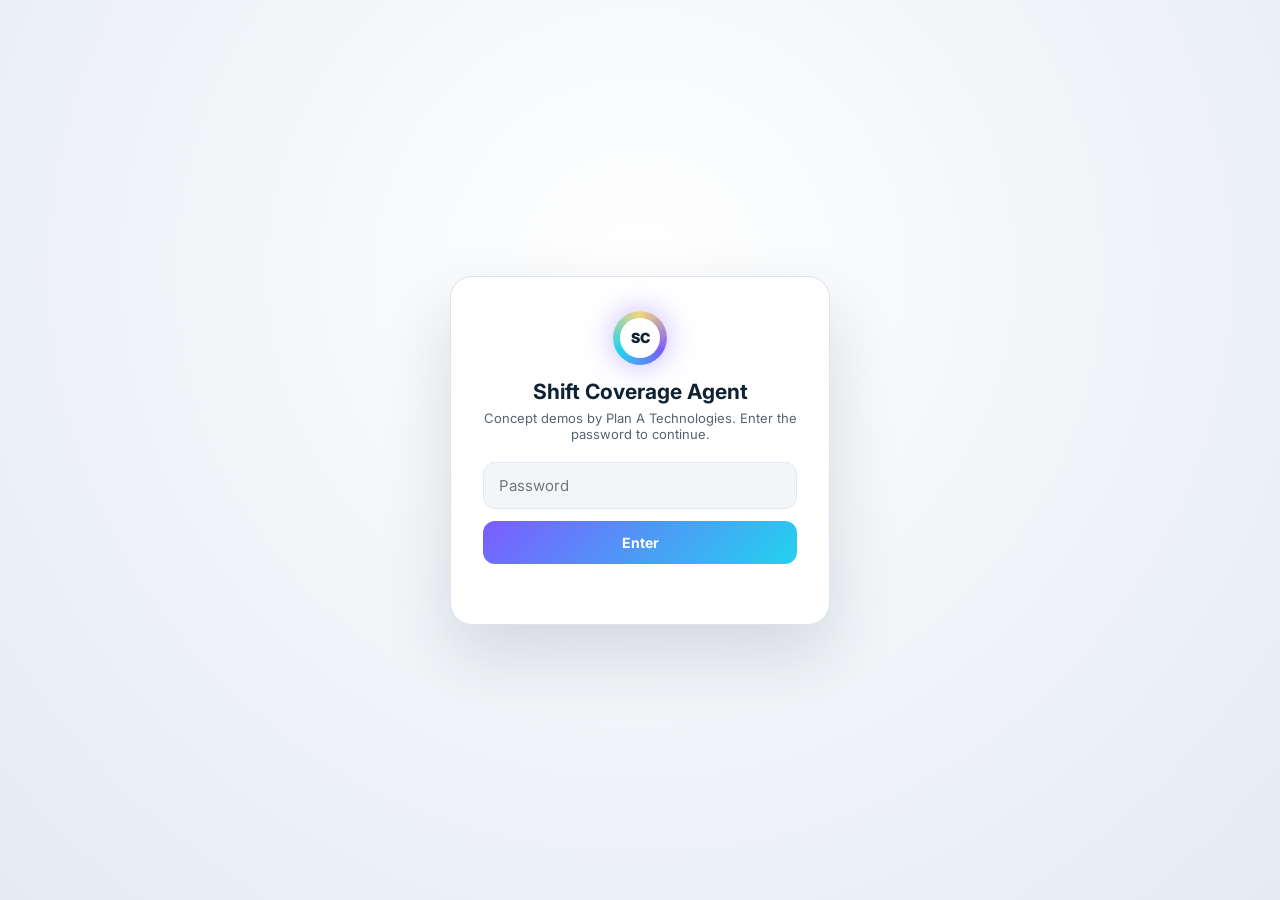
<file: standard/index.html>
<!DOCTYPE html>
<html lang="en">
<head>
<meta charset="utf-8">
<meta name="viewport" content="width=device-width,initial-scale=1">
<title>Shift Coverage · Standard</title>
<link href="https://fonts.googleapis.com/css2?family=Inter:wght@400;500;600;700;800;900&family=JetBrains+Mono:wght@500;700&display=swap" rel="stylesheet">
<link rel="stylesheet" href="../flow/flow.css">
<style>
*{box-sizing:border-box;margin:0;padding:0}
button,input,select{font:inherit;color:inherit}
button{cursor:pointer;border:0;background:none}
html,body{height:100%;overflow:hidden;background:#eef3f8}
#app{position:absolute;left:var(--x,0px);top:var(--y,0px);width:1600px;height:900px;transform:scale(var(--s,1));transform-origin:0 0;font-family:Inter,system-ui,sans-serif;color:#0f2233;
  background:radial-gradient(ellipse at 50% 0%,#ffffff 0%,#f2f6fa 55%,#e7eef5 100%);overflow:hidden}
/* header */
.top{position:absolute;left:36px;right:36px;top:18px;height:52px;display:flex;align-items:center;gap:14px;z-index:30}
.logo{display:flex;align-items:center;gap:12px;cursor:pointer}
.logo .m{width:40px;height:40px;border-radius:50%;display:grid;place-items:center;background:linear-gradient(135deg,#0ea5a4,#2563eb);color:#fff;font-weight:900;font-size:13px;box-shadow:0 6px 16px rgba(37,99,235,.3)}
.logo b{display:block;font-size:17px}.logo small{display:block;font-size:12px;color:#4b6175}
.sp{flex:1}
.user{display:flex;align-items:center;gap:10px;font-size:13px}.user .av{width:36px;height:36px;border-radius:50%;background:#e0f2f1;color:#0b7a78;display:grid;place-items:center;font-weight:800;font-size:12px}
.user small{display:block;font-size:11px;color:#4b6175}
/* time navigation */
.tnav{position:absolute;left:50%;top:18px;transform:translateX(-50%);display:flex;align-items:center;gap:8px;z-index:31;background:#fff;border:1px solid #d9e3ec;border-radius:16px;padding:6px;box-shadow:0 8px 24px rgba(15,34,51,.06)}
.tnav .ar{width:34px;height:34px;border-radius:10px;display:grid;place-items:center;font-size:18px;color:#334155}.tnav .ar:hover{background:#f1f5f9}
.tnav .tl{min-width:220px;text-align:center;line-height:1.15}.tnav .tl b{font-size:14px;display:block}.tnav .tl small{font-size:11px;color:#64748b}
.tnav .tl small.proj{color:#b45309}
.seg{display:flex;gap:2px;padding:3px;border-radius:11px;background:#f1f5f9}
.seg button{font-size:12.5px;font-weight:700;padding:7px 13px;border-radius:8px;color:#475569}
.seg button.on{background:#fff;color:#0f2233;box-shadow:0 1px 3px rgba(15,34,51,.15)}
.today{font-size:12.5px;font-weight:700;padding:8px 12px;border-radius:10px;color:#2563eb}
.today:hover{background:#eff6ff}
/* carousel nav */
.hnav{position:absolute;left:50%;top:86px;transform:translateX(-50%);display:flex;gap:4px;padding:5px;border-radius:999px;background:rgba(255,255,255,.88);backdrop-filter:blur(10px);border:1px solid #d9e3ec;box-shadow:0 8px 24px rgba(15,34,51,.08);z-index:30}
.hnav button{display:flex;align-items:center;gap:8px;padding:9px 18px;border-radius:999px;font-size:13.5px;font-weight:600;color:#4b6175;position:relative;z-index:1;transition:color .35s}
.hnav button svg{width:16px;height:16px}
.hnav button.on{color:#fff}
.hnav .ind{position:absolute;top:5px;bottom:5px;border-radius:999px;background:linear-gradient(135deg,#0ea5a4,#2563eb);box-shadow:0 6px 16px rgba(37,99,235,.3);transition:all .6s cubic-bezier(.65,0,.35,1)}
.hnav .badge{min-width:18px;height:18px;border-radius:9px;background:#e5484d;color:#fff;font-size:10.5px;display:grid;place-items:center;padding:0 5px}
#stage{position:absolute;inset:0;perspective:1900px;perspective-origin:50% 45%}
.panel{position:absolute;width:1100px;height:620px;left:250px;top:156px;border-radius:24px;background:#fff;border:1px solid #d9e3ec;box-shadow:0 30px 60px rgba(15,34,51,.1);
  transition:transform 1s cubic-bezier(.65,0,.35,1),opacity 1s,filter 1s;overflow:hidden}
.panel.off{-webkit-box-reflect:below 14px linear-gradient(transparent 85%,rgba(255,255,255,.2))}
.panel.off{cursor:pointer}.panel.off *{pointer-events:none}
.panel .in{position:absolute;inset:0;padding:22px 26px;display:flex;flex-direction:column}
.ph{display:flex;align-items:flex-start;gap:14px;margin-bottom:14px}
.ph h2{font-size:24px;font-weight:800;letter-spacing:-.3px}.ph p{font-size:13px;color:#4b6175;margin-top:3px}
.hint{position:absolute;left:50%;transform:translateX(-50%);bottom:22px;font-size:12px;color:#64748b}
.draftlbl{position:absolute;right:36px;bottom:22px;font-size:11px;color:#94a3b8}
/* buttons, chips, pills */
.btn{font-size:13px;font-weight:700;padding:9px 15px;border-radius:11px;background:#f1f5f9;color:#0f2233;white-space:nowrap;transition:transform .15s}
.btn:hover{transform:translateY(-1px)}.btn:disabled{opacity:.4;transform:none;cursor:not-allowed}
.btn.pri{background:linear-gradient(135deg,#0ea5a4,#2563eb);color:#fff;box-shadow:0 6px 14px rgba(37,99,235,.25)}
.btn.sm{font-size:12px;padding:6px 11px;border-radius:9px}
.pill{display:inline-block;font-size:11px;font-weight:700;padding:3px 9px;border-radius:999px;white-space:nowrap}
.s-DRAFT{background:#eef2f7;color:#334155}.s-PENDING_APPROVAL{background:#ede9fe;color:#5b21b6}.s-READY_FOR_OUTREACH{background:#cffafe;color:#0e7490}
.s-OUTREACH_IN_PROGRESS{background:#dbeafe;color:#1d4ed8}.s-PARTIALLY_FILLED{background:#fef3c7;color:#92400e}.s-FILLED{background:#d1fae5;color:#065f46}
.s-UNABLE_TO_FILL{background:#ffe4e6;color:#9f1239}.s-PROJECTED{background:#fff7ed;color:#b45309;border:1px dashed #fdba74}.s-DECISION{background:#fee2e2;color:#b91c1c}
.dot{display:inline-block;width:9px;height:9px;border-radius:50%;margin-right:7px;vertical-align:1px}
.chips{display:flex;gap:4px;flex-wrap:wrap}
.chips button{font-size:12px;font-weight:600;padding:6px 11px;border-radius:999px;background:#f1f5f9;color:#475569;border:1px solid transparent}
.chips button.on{background:#e0f2fe;color:#0369a1;border-color:#bae6fd}
.chips button em{font-style:normal;font-weight:800;margin-left:4px;opacity:.7}
.tb{display:flex;align-items:center;gap:10px;margin-bottom:12px;flex-wrap:wrap}
.search{display:flex;align-items:center;gap:8px;padding:8px 12px;border-radius:11px;border:1px solid #d9e3ec;background:#f8fafc;width:220px}
.search svg{width:16px;height:16px;flex:0 0 16px;color:#94a3b8}
.search input{border:0;background:none;outline:0;font-size:13px;width:100%}
select.sel{font-size:12.5px;font-weight:600;padding:7px 10px;border-radius:10px;border:1px solid #d9e3ec;background:#fff;outline:0}
/* tables */
.tw{flex:1;min-height:0;overflow:auto;border:1px solid #e6edf3;border-radius:14px}
table{width:100%;border-collapse:collapse;font-size:13px}
thead th{position:sticky;top:0;background:#f8fafc;text-align:left;font-size:11px;font-weight:700;letter-spacing:.5px;text-transform:uppercase;color:#64748b;padding:10px 12px;border-bottom:1px solid #e6edf3;white-space:nowrap;z-index:1}
thead th small{display:block;margin-top:1px}
thead th.sort{cursor:pointer}thead th.sort:hover{color:#0f2233}thead th .ar{opacity:.5;margin-left:4px}
tbody td{white-space:nowrap;padding:10px 12px;border-bottom:1px solid #f1f5f9;vertical-align:middle}
tbody tr:hover{background:#f8fbff}
tbody tr.proj td{color:#64748b}
td small{display:block;font-size:11.5px;color:#64748b;margin-top:1px}
td.num{font-variant-numeric:tabular-nums}
.prog{display:flex;align-items:center;gap:8px}.prog i{width:70px;height:6px;border-radius:3px;background:#e2e8f0;overflow:hidden;display:block}.prog i u{display:block;height:100%;background:linear-gradient(90deg,#10b981,#0ea5a4)}
input[type=checkbox]{width:15px;height:15px;accent-color:#2563eb}
.empty{padding:40px;text-align:center;color:#64748b;font-size:13px}
.tag{display:inline-block;font-size:10.5px;font-weight:700;padding:2px 7px;border-radius:6px;background:#f1f5f9;color:#475569;margin:1px 3px 1px 0}
.tag.warn{background:#fef3c7;color:#92400e}.tag.ok{background:#d1fae5;color:#065f46}.tag.no{background:#ffe4e6;color:#9f1239}
.hrs{display:flex;align-items:center;gap:8px}.hrs i{width:80px;height:6px;border-radius:3px;background:#e2e8f0;overflow:hidden;display:block;position:relative}.hrs i u{display:block;height:100%;background:#0ea5a4}.hrs i u.hot{background:#f59e0b}
.av2{width:28px;height:28px;border-radius:50%;display:inline-grid;place-items:center;font-size:10.5px;font-weight:800;background:#e0f2f1;color:#0b7a78;margin-right:9px;vertical-align:middle}
/* overview */
.kpis{display:grid;grid-template-columns:repeat(4,1fr);gap:12px;margin-bottom:14px}
.kpi{border:1px solid #e6edf3;border-radius:16px;padding:12px 16px;background:linear-gradient(180deg,#fff,#f8fbfe)}
.kpi small{font-size:11px;font-weight:700;letter-spacing:.5px;text-transform:uppercase;color:#64748b}
.kpi b{display:block;font-size:28px;font-weight:800;margin-top:2px;letter-spacing:-.5px}.kpi em{font-style:normal;font-size:12px;color:#64748b}
.ov{display:grid;grid-template-columns:1.15fr 1fr;gap:14px;flex:1;min-height:0}
.card{border:1px solid #e6edf3;border-radius:16px;padding:14px 16px;display:flex;flex-direction:column;min-height:0}
.card h3{font-size:14.5px;font-weight:800}.card .s{font-size:12px;color:#64748b;margin-top:2px}
.list{flex:1;overflow:auto;margin-top:10px;display:flex;flex-direction:column;gap:8px}
.li{display:flex;align-items:center;gap:12px;padding:10px 12px;border-radius:12px;border:1px solid #eef2f7;background:#fbfdff}
.cell.fc{background:#eef2ff;color:#4f46e5}.dark .cell.fc{background:#1e1b4b;color:#a5b4fc}
.bar .tr u.okbar{background:#d1fae5}.dark .bar .tr u.okbar{background:#065f46}
#app{--bad:#be123c;--good:#047857;--proj:#b45309}#app.dark{--bad:#fb7185;--good:#34d399;--proj:#fdba74}
.dark .legend i{filter:brightness(.55) saturate(1.4)}
.decbar{margin-bottom:10px;background:#fff7f7;border-color:#fecdd3}
.dark .decbar{background:#2a0f16;border-color:#7f1d2d}
.li .tx{flex:1;min-width:0}.li .tx b{display:block;font-size:13px}.li .tx small{display:block;font-size:11.5px;color:#64748b;white-space:nowrap;overflow:hidden;text-overflow:ellipsis}
.bars{flex:1;overflow:auto;margin-top:10px}
.bar{display:grid;grid-template-columns:130px 1fr 64px;align-items:center;gap:10px;padding:6px 4px;font-size:12.5px;border-radius:8px}
.bar.click{cursor:pointer}.bar.click:hover{background:#f1f7ff}
.bar .tr{height:10px;border-radius:5px;background:#e2e8f0;position:relative;overflow:hidden}.bar .tr u{position:absolute;left:0;top:0;bottom:0;background:#0ea5a4;border-radius:5px}
.bar .tr u.gap{background:repeating-linear-gradient(45deg,#fda4af 0 4px,#fecdd3 4px 8px);left:auto;right:0}
.bar .tr u.proj{background:repeating-linear-gradient(45deg,#fdba74 0 4px,#ffedd5 4px 8px);left:auto;right:0}
.bar b{text-align:right;font-variant-numeric:tabular-nums}
.agent{display:flex;align-items:center;gap:14px;margin-bottom:14px}
.agent .fo{position:relative;width:54px;height:54px;flex:0 0 54px;border-radius:50%;background:radial-gradient(circle at 35% 30%,#efe9ff,#8b6cff 45%,#3b1d9a);box-shadow:0 8px 20px rgba(124,92,255,.35)}
.agname{font-size:11px;font-weight:800;letter-spacing:1px;text-transform:uppercase;color:#7c3aed;margin-bottom:2px}.dark .agname{color:#a78bfa}
.agent h2{font-size:24px;font-weight:800;letter-spacing:-.3px}.agent p{font-size:13.5px;color:#4b6175;margin-top:3px}
.sug{padding:12px 14px;border-radius:14px;border:1px solid #e0e7ff;background:linear-gradient(160deg,#f5f7ff,#f0fdfa)}
.sug .k{font-size:10.5px;font-weight:800;letter-spacing:.6px;text-transform:uppercase;color:#4f46e5}
.sug b{display:block;font-size:13.5px;margin-top:3px}.sug p{font-size:12px;color:#4b6175;margin-top:3px;line-height:1.45}
.sug .acts{display:flex;gap:6px;margin-top:8px}
.dmHint{display:flex;gap:8px;align-items:center;font-size:11.5px;color:#7c5a1a;padding:8px 10px;border-radius:10px;border:1px dashed #e9b860;background:#fff8e6;margin-top:8px;line-height:1.4}
.dmHint .dmBadge{color:#b45309;background:#fdecc8;border-color:#e9b860;flex:0 0 auto}
/* calendar grids */
.grid{flex:1;min-height:0;overflow:auto;border:1px solid #e6edf3;border-radius:14px}
.grid table td.c{text-align:center;padding:6px}
.cell{display:block;border-radius:9px;padding:8px 4px;font-size:12.5px;font-weight:700;font-variant-numeric:tabular-nums;background:#ecfdf5;color:#047857;transition:transform .15s}
.cell.short{background:#fff1f2;color:#be123c;box-shadow:inset 0 0 0 1.5px #fda4af;cursor:pointer}.cell.short:hover{transform:scale(1.05)}
.cell.part{background:#fffbeb;color:#b45309;box-shadow:inset 0 0 0 1.5px #fcd34d;cursor:pointer}
.cell.proj{background:#fff7ed;color:#b45309;box-shadow:inset 0 0 0 1.5px dashed #fdba74;cursor:pointer;border:1.5px dashed #fdba74}
.cell.none{background:#f8fafc;color:#cbd5e1}
.cell small{display:block;font-size:10px;font-weight:600;opacity:.8;margin-top:1px}
.cal{display:grid;grid-template-columns:repeat(7,1fr);gap:8px;flex:1;min-height:0}
.cal .h{font-size:11px;font-weight:700;letter-spacing:.5px;text-transform:uppercase;color:#64748b;text-align:center}
.day{border-radius:12px;border:1px solid #e6edf3;padding:8px 10px;cursor:pointer;position:relative;background:#fff;transition:transform .15s,box-shadow .2s;min-height:82px}
.day:hover{transform:translateY(-2px);box-shadow:0 8px 18px rgba(15,34,51,.08)}
.day .d{font-size:12px;font-weight:700;color:#475569}.day.today .d{color:#2563eb}
.day .n{position:absolute;right:8px;top:8px;font-size:11px;font-weight:800;padding:2px 7px;border-radius:999px}
.day.l1{background:#fff7f7}.day.l2{background:#ffeef0}.day.l3{background:#ffe0e4}
.day.l1 .n,.day.l2 .n,.day.l3 .n{background:#e11d48;color:#fff}
.day.pj{background:repeating-linear-gradient(135deg,#fffaf3 0 8px,#fff4e6 8px 16px);border-style:dashed;border-color:#fdba74}.day.pj .n{background:#f59e0b;color:#fff}
.day .tm{display:flex;gap:3px;flex-wrap:wrap;margin-top:22px}.day .tm i{width:8px;height:8px;border-radius:50%}
.day .hl{font-size:10px;font-weight:700;color:#7c3aed;margin-top:4px}
.day.past{opacity:.55}
.legend{display:flex;gap:16px;font-size:11.5px;color:#64748b;margin-top:10px;align-items:center}
.legend i{display:inline-block;width:12px;height:12px;border-radius:4px;margin-right:5px;vertical-align:-1px}
/* decision dialog (light) */
.dec{position:absolute;inset:0;z-index:400;display:grid;place-items:center;background:rgba(15,34,51,.28);backdrop-filter:blur(4px)}
.decb{width:540px;border-radius:22px;padding:22px 24px;background:#fff;border:1px solid #d9e3ec;box-shadow:0 40px 80px rgba(15,34,51,.25);border-top:4px solid var(--fa)}
.decb .k{font-size:11px;font-weight:800;letter-spacing:1px;text-transform:uppercase;color:#64748b}.decb h3{font-size:20px;margin-top:6px}.decb .s{font-size:13px;color:#4b6175;margin-top:4px}
.dopt{display:block;width:100%;text-align:left;margin-top:10px;padding:13px 15px;border-radius:14px;border:1px solid #e6edf3;background:#f8fafc;position:relative}
.dopt:hover{border-color:#2563eb;background:#eff6ff}.dopt b{display:block;font-size:14px}.dopt span{display:block;font-size:12.5px;color:#4b6175;margin-top:3px;padding-right:96px}
.dopt .rec{position:absolute;right:12px;top:12px;font-size:10px;font-weight:800;padding:2px 8px;border-radius:999px;background:#d1fae5;color:#065f46}
#toast{position:absolute;left:50%;bottom:30px;transform:translateX(-50%) translateY(20px);background:#0f2233;color:#fff;font-size:13px;font-weight:600;padding:11px 18px;border-radius:12px;opacity:0;transition:all .35s;z-index:500;pointer-events:none}
#toast.show{opacity:1;transform:translateX(-50%)}
/* shared flow panel, light skin */
.gen .fl-dim{background:linear-gradient(90deg,rgba(15,34,51,.02),rgba(15,34,51,.22))}
.gen .fl-panel{color:#0f2233;background:#fff;border:1px solid #d9e3ec;box-shadow:0 30px 80px rgba(15,34,51,.22)}
.gen .fl-hd,.gen .fl-foot{border-color:#e6edf3}.gen .fl-hd .dot{box-shadow:none}
.gen .fl-ib{background:#f1f5f9;border-color:#e2e8f0;color:#0f2233}.gen .fl-ib.on{background:#e2e8f0}
.gen .fl-meta span,.gen .fl-chip{background:#f1f5f9}
.gen .fl-pill.DRAFT{background:#eef2f7;color:#334155}.gen .fl-pill.PENDING_APPROVAL{background:#ede9fe;color:#5b21b6}.gen .fl-pill.READY_FOR_OUTREACH{background:#cffafe;color:#0e7490}
.gen .fl-pill.OUTREACH_IN_PROGRESS{background:#dbeafe;color:#1d4ed8}.gen .fl-pill.PARTIALLY_FILLED{background:#fef3c7;color:#92400e}.gen .fl-pill.FILLED{background:#d1fae5;color:#065f46}.gen .fl-pill.UNABLE_TO_FILL{background:#ffe4e6;color:#9f1239}
.gen .fl-steps div::before{background:#e2e8f0}.gen .fl-steps div.cur::before{background:linear-gradient(90deg,var(--fa),#93c5fd);box-shadow:none}
.gen .fl-ag p,.gen .fl-msg,.gen .fl-kpis div{background:#f4f7fb;border-color:#e6edf3}
.gen .fl-quote{background:#f8fafc;border-color:#cbd5e1}.gen .fl-quote mark{color:#0f2233}
.gen .fl-quote mark.need{background:#fbcfe8}.gen .fl-quote mark.when{background:#a5f3fc}.gen .fl-quote mark.loc{background:#fde68a}.gen .fl-quote mark.role{background:#ddd6fe}
.gen .fl-card,.gen .fl-row,.gen .fl-cmpc{background:#f8fafc;border-color:#e6edf3}.gen .fl-cmpc.sel{background:#eff6ff;border-color:var(--fa)}
.gen .fl-card .v button,.gen .fl-row .av{background:#e2e8f0;color:#0f2233}
.gen .fl-seg button{background:#eef2f7;color:#0f2233}.gen .fl-seg button.on{background:var(--fa);color:#fff}
.gen .fl-btn{background:#eef2f7;color:#0f2233}.gen .fl-btn.pri{background:linear-gradient(135deg,#0ea5a4,#2563eb);color:#fff}.gen .fl-btn.acc{background:linear-gradient(135deg,#0ea5a4,#2563eb);color:#fff;box-shadow:0 6px 14px rgba(37,99,235,.25)}
.gen .fl-btn:disabled{opacity:.4}
.gen .fl-tag.ok{background:#d1fae5;color:#065f46}.gen .fl-tag.no{background:#ffe4e6;color:#9f1239}.gen .fl-tag.wait{background:#eef2f7;color:#475569}.gen .fl-tag.sent{background:#dbeafe;color:#1d4ed8}.gen .fl-tag.open{background:#ede9fe;color:#5b21b6}
.gen .fl-spin{border-color:#cbd5e1;border-top-color:#2563eb}
.gen .fl-bub{background:#e8eef6;color:#0f2233}.gen .fl-bub u{color:#2563eb}
.gen .fl-pol{background:#fffbeb;border-color:#fde68a}.gen .fl-pol b{color:#92400e}
.gen .fl-cmpc .rec{background:#fef3c7;color:#92400e}
.gen .fl-fac div{background:#eef2f7}.gen .fl-fac .good b{color:#059669}.gen .fl-fac .bad b{color:#e11d48}
.gen .fl-ta{background:#f8fafc;border-color:#cbd5e1;color:#0f2233}.gen .fl-warn{color:#e11d48}
.gen .fl-opt{background:linear-gradient(160deg,#eef2ff,#ecfeff);border-color:#c7d2fe}
.gen .fl-hist{background:#fff}.gen .fl-ev{border-color:#eef2f7}
.gen .fl-wv i{background:#cbd5e1}.gen .fl-prog{background:#e2e8f0}
.gen .fl-phone .lbl{color:#2563eb}
.gen .fl-wv.on i{background:#2563eb}
.gen .fl-confirm{background:rgba(15,34,51,.25)}.gen .fl-cbox{background:#fff;border-color:#d9e3ec;color:#0f2233;box-shadow:0 30px 60px rgba(15,34,51,.25)}
.gdark .fl-cbox{background:#131c2e;border-color:#243149}
/* scenario tags + demo guide */
.scn{margin-left:6px}
.guideBtn{position:absolute;right:36px;bottom:16px;z-index:40;display:flex;align-items:center;gap:7px;font-size:12.5px;font-weight:700;padding:8px 13px;border-radius:11px;border:1px solid #d9e3ec;background:#fff;color:#5b21b6;margin-right:12px}
.guideBtn:hover{border-color:#a78bfa}
.thBtn{width:38px;height:38px;border-radius:11px;border:1px solid #d9e3ec;background:#fff;display:grid;place-items:center;font-size:16px;margin-right:12px}
.guide{position:absolute;right:36px;bottom:66px;width:420px;z-index:450;border-radius:20px;padding:18px 18px 12px;background:#fff;border:1px solid #d9e3ec;box-shadow:0 30px 70px rgba(15,34,51,.22);animation:gIn .25s ease both}
@keyframes gIn{from{opacity:0;transform:translateY(8px)}}
.guide h4{font-size:15px}.guide>p{font-size:12px;color:#64748b;margin:3px 0 10px}
.gi{display:flex;align-items:center;gap:10px;padding:9px 0;border-top:1px solid #eef2f7}
.gi .tx{flex:1}.gi b{display:block;font-size:13px}.gi small{display:block;font-size:11.5px;color:#64748b;line-height:1.4;margin-top:1px}
.gi .ic{width:30px;height:30px;border-radius:9px;display:grid;place-items:center;font-size:14px;flex:0 0 30px;background:#f1f5f9}

/* ===== Shifty chat dock (bottom-left) ===== */
.hint{bottom:26px}
.dock{position:absolute;left:28px;bottom:14px;z-index:420;display:flex;align-items:center;gap:10px}
.dface{position:relative;width:60px;height:60px;border-radius:50%;background:radial-gradient(circle at 35% 30%,#efe9ff,#8b6cff 45%,#3b1d9a);box-shadow:0 10px 24px rgba(124,92,255,.4);flex:0 0 60px;transition:transform .2s}
.dface:hover{transform:scale(1.06)}
.dface::after{content:'';position:absolute;right:2px;bottom:4px;width:13px;height:13px;border-radius:50%;background:#10b981;border:2.5px solid #fff}
.dbar{display:flex;align-items:center;gap:8px;width:420px;padding:7px 7px 7px 14px;border-radius:16px;background:#fff;border:1px solid #d9e3ec;box-shadow:0 12px 30px rgba(15,34,51,.12)}
.dlbl{display:flex;flex-direction:column;line-height:1.2;flex:0 0 auto;padding-right:10px;border-right:1px solid #e6edf3}
.dlbl b{font-size:12px;color:#7c3aed}.dlbl span{font-size:10.5px;color:#64748b;max-width:120px;transition:opacity .25s}
.dbar input{flex:1;border:0;outline:0;background:none;font-size:13px;min-width:0}
.dsend{width:32px;height:32px;border-radius:10px;background:linear-gradient(135deg,#0ea5a4,#2563eb);color:#fff;font-weight:900;font-size:15px;flex:0 0 32px}
.chat{position:absolute;left:28px;bottom:88px;width:490px;height:470px;z-index:430;border-radius:22px;background:#fff;border:1px solid #d9e3ec;box-shadow:0 30px 70px rgba(15,34,51,.22);
  display:flex;flex-direction:column;overflow:hidden;opacity:0;transform:translateY(14px) scale(.98);pointer-events:none;transition:opacity .25s,transform .25s}
.chat.on{opacity:1;transform:none;pointer-events:auto}
.chd{display:flex;align-items:center;gap:10px;padding:14px 16px;border-bottom:1px solid #eef2f7}
.chd .cfo{position:relative;width:38px;height:38px;border-radius:50%;background:radial-gradient(circle at 35% 30%,#efe9ff,#8b6cff 45%,#3b1d9a);flex:0 0 38px}
.chd b{display:block;font-size:14px}.chd small{font-size:11px;color:#64748b}.chd .cx{margin-left:auto;width:30px;height:30px;border-radius:9px;color:#64748b}.chd .cx:hover{background:#f1f5f9}
.cmsgs{flex:1;overflow:auto;padding:14px 16px;display:flex;flex-direction:column;gap:10px}
.cm{max-width:86%;font-size:13px;line-height:1.5;padding:10px 13px;border-radius:16px;animation:bubIn .3s cubic-bezier(.3,1.4,.5,1) both}
.cm.a{align-self:flex-start;background:#f1f5f9;border-bottom-left-radius:5px}.cm.u{align-self:flex-end;background:linear-gradient(135deg,#0ea5a4,#2563eb);color:#fff;border-bottom-right-radius:5px}
.cm .acts{display:flex;flex-wrap:wrap;gap:6px;margin-top:8px}
.cm ul{margin:6px 0 0 16px}.cm li{margin:2px 0}
.cm.typing{display:flex;gap:4px;padding:13px 14px}.cm.typing i{width:6px;height:6px;border-radius:50%;background:#94a3b8;animation:tp 1s infinite}.cm.typing i:nth-child(2){animation-delay:.15s}.cm.typing i:nth-child(3){animation-delay:.3s}
@keyframes tp{0%,60%,100%{opacity:.3;transform:none}30%{opacity:1;transform:translateY(-3px)}}
.csug{display:flex;flex-wrap:wrap;gap:6px;padding:10px 16px 14px;border-top:1px solid #eef2f7}
.csug button{font-size:12px;font-weight:600;padding:6px 11px;border-radius:999px;background:#f5f3ff;color:#5b21b6;border:1px solid #ddd6fe}
.csug button:hover{background:#ede9fe}
.dark .dbar{background:#131c2e;border-color:#243149;box-shadow:0 12px 30px rgba(0,0,0,.35)}.dark .dlbl{border-color:#243149}.dark .dlbl b{color:#a78bfa}.dark .dlbl span{color:#94a3b8}
.dark .dbar input{color:#e6edf6}.dark .dface::after{border-color:#0b1220}
.dark .chat{background:#111a2b;border-color:#243149;box-shadow:0 30px 70px rgba(0,0,0,.5)}.dark .chd,.dark .csug{border-color:#1f2a40}.dark .chd small{color:#94a3b8}.dark .chd .cx:hover{background:#1b263b}
.dark .cm.a{background:#1b263b}.dark .csug button{background:#1e1b4b;color:#c4b5fd;border-color:#312e81}
/* ================= dark mode ================= */
#app.dark{background:linear-gradient(160deg,#0b1220 0%,#101a2e 55%,#0b1322 100%);color:#e6edf6}
.dark .logo small,.dark .user small,.dark .ph p,.dark .card .s,.dark td small,.dark .kpi small,.dark .kpi em,.dark .li .tx small,.dark .legend,.dark .tnav .tl small{color:#94a3b8}
.dark .user .av,.dark .av2{background:#083344;color:#5eead4}
.dark .tnav{background:#131c2e;border-color:#243149;box-shadow:0 8px 24px rgba(0,0,0,.3)}.dark .tnav .ar{color:#cbd5e1}.dark .tnav .ar:hover{background:#1b263b}
.dark .tnav .tl small.proj{color:#fdba74}
.dark .seg{background:#0d1526}.dark .seg button{color:#94a3b8}.dark .seg button.on{background:#243149;color:#fff;box-shadow:none}
.dark .today{color:#60a5fa}.dark .today:hover{background:#172554}
.dark .hnav{background:rgba(19,28,46,.9);border-color:#243149;box-shadow:0 8px 24px rgba(0,0,0,.35)}.dark .hnav button{color:#94a3b8}.dark .hnav button.on{color:#fff}
.dark .panel{background:#111a2b;border-color:#243149;box-shadow:0 30px 60px rgba(0,0,0,.45)}.dark .panel.off{-webkit-box-reflect:below 14px linear-gradient(transparent 85%,rgba(255,255,255,.06))}
.dark .btn{background:#1b263b;color:#e6edf6}.dark .btn.pri{background:linear-gradient(135deg,#0ea5a4,#2563eb);color:#fff}
.dark .s-DRAFT{background:#1e293b;color:#cbd5e1}.dark .s-PENDING_APPROVAL{background:#2e1065;color:#c4b5fd}.dark .s-READY_FOR_OUTREACH{background:#083344;color:#67e8f9}
.dark .s-OUTREACH_IN_PROGRESS{background:#172554;color:#93c5fd}.dark .s-PARTIALLY_FILLED{background:#422006;color:#fcd34d}.dark .s-FILLED{background:#052e16;color:#6ee7b7}
.dark .s-UNABLE_TO_FILL{background:#4c0519;color:#fda4af}.dark .s-PROJECTED{background:#2a1606;color:#fdba74;border-color:#9a3412}.dark .s-DECISION{background:#450a0a;color:#fca5a5}
.dark .chips button{background:#1b263b;color:#94a3b8}.dark .chips button.on{background:#0c4a6e;color:#7dd3fc;border-color:#075985}
.dark .search{background:#0d1526;border-color:#243149}.dark select.sel{background:#0d1526;border-color:#243149;color:#e6edf6}
.dark .tw,.dark .grid{border-color:#1f2a40}.dark thead th{background:#0f1726;border-color:#1f2a40;color:#94a3b8}.dark tbody td{border-color:#182238}
.dark tbody tr:hover{background:#142036}.dark tbody tr.proj td{color:#7c8aa0}
.dark .prog i,.dark .hrs i,.dark .bar .tr{background:#1f2a40}
.dark .tag{background:#1b263b;color:#cbd5e1}.dark .tag.warn{background:#422006;color:#fcd34d}.dark .tag.ok{background:#052e16;color:#6ee7b7}.dark .tag.no{background:#4c0519;color:#fda4af}
.dark .kpi{background:linear-gradient(180deg,#131d30,#111a2b);border-color:#1f2a40}.dark .card{border-color:#1f2a40}
.dark .li{background:#0f1828;border-color:#1f2a40}.dark .bar.click:hover{background:#142036}
.dark .sug{background:linear-gradient(160deg,#17163a,#0b2626);border-color:#312e81}.dark .sug .k{color:#a5b4fc}.dark .sug p{color:#94a3b8}
.dark .dmHint{background:#1f1608;border-color:#7c5a1a;color:#fcd34d}
.dark .cell{background:#052e16;color:#6ee7b7}.dark .cell.short{background:#3b0a14;color:#fda4af;box-shadow:inset 0 0 0 1.5px #9f1239}
.dark .cell.part{background:#3a2a06;color:#fcd34d;box-shadow:inset 0 0 0 1.5px #a16207}.dark .cell.proj{background:#2a1606;color:#fdba74;border-color:#9a3412}.dark .cell.none{background:#0f1726;color:#334155}
.dark .day{background:#111a2b;border-color:#1f2a40}.dark .day .d{color:#cbd5e1}.dark .day.today .d{color:#60a5fa}
.dark .day.l1{background:#2a1018}.dark .day.l2{background:#3b0f1d}.dark .day.l3{background:#4c0f22}
.dark .day.pj{background:repeating-linear-gradient(135deg,#1f1608 0 8px,#271b0a 8px 16px);border-color:#9a3412}
.dark .dec{background:rgba(0,0,0,.5)}.dark .decb{background:#111a2b;border-color:#243149}.dark .decb .s,.dark .decb .k{color:#94a3b8}
.dark .dopt{background:#0f1828;border-color:#1f2a40}.dark .dopt:hover{background:#172554;border-color:#3b82f6}.dark .dopt span{color:#94a3b8}
.dark .hint,.dark .draftlbl{color:#64748b}.dark #toast{background:#e6edf6;color:#0b1220}
.dark .empty{color:#94a3b8}
.dark .guideBtn,.dark .thBtn{background:#131c2e;border-color:#243149;color:#c4b5fd}.dark .thBtn{color:#fde68a}
.dark .guide{background:#111a2b;border-color:#243149;box-shadow:0 30px 70px rgba(0,0,0,.5)}.dark .guide>p,.dark .gi small{color:#94a3b8}.dark .gi{border-color:#1f2a40}.dark .gi .ic{background:#1b263b}
/* flow panel in dark mode: default dark skin, matched to this palette */
.gdark .fl-panel{background:linear-gradient(180deg,#131c2e,#0d1424);border-color:#243149}
.gdark .fl-btn.acc,.gdark .fl-btn.pri{background:linear-gradient(135deg,#0ea5a4,#2563eb);color:#fff}
.gdark .fl-wv.on i{background:#2563eb}.gdark .fl-phone .lbl{color:#93c5fd}
</style>
</head>
<body>
<div id="app" class="gen">
  <div class="top"><div class="logo" onclick="location.href='../index.html'" title="All prototypes"><div class="m">SC</div><div><b>Shift Coverage</b><small>Example Co. · Operations</small></div></div>
    <div class="sp"></div><button class="thBtn" id="thBtn" title="Switch light or dark">☾</button><span id="dmSlot"></span><div class="user"><div class="av">MR</div><div><b>Maya Rivers</b><small>Operations Manager</small></div></div></div>
  <div class="tnav" id="tnav"></div>
  <div class="hnav" id="hnav"></div>
  <div id="stage"></div>
  <button class="guideBtn" id="guideBtn">🎬 Demo scenarios</button><div class="hint">← → to rotate</div>
  <div class="dock" id="dock"><button class="dface faceHost" id="dFace" title="Chat with Shifty"></button>
    <form class="dbar" id="dForm"><div class="dlbl"><b>Shifty</b><span id="dTip">Ask me anything, or tell me what to do</span></div>
      <input id="dIn" autocomplete="off" placeholder="Type a request…"><button class="dsend" title="Send">↑</button></form></div>
  <div class="chat" id="chat"><div class="chd"><span class="cfo faceHost" id="cFace"></span><div><b>Shifty</b><small>Your coverage agent · I draft, you decide</small></div><button class="cx" id="cX">✕</button></div>
    <div class="cmsgs" id="cMsgs"></div><div class="csug" id="cSug"></div></div>
  
  <div id="toast"></div>
</div>
<script src="../gate.js"></script>
<script src="../face.js"></script>
<script src="../datamode.js"></script>
<script src="requests.js"></script>
<script src="../flow/flow.js"></script>
<script>
/* ================= dates & range ================= */
const TODAY=new Date(2026,10,19);
const D=(y,m,d)=>new Date(y,m,d);const key=d=>`${d.getFullYear()}-${String(d.getMonth()+1).padStart(2,'0')}-${String(d.getDate()).padStart(2,'0')}`;
const add=(d,n)=>{const x=new Date(d);x.setDate(x.getDate()+n);return x};
const monday=d=>add(d,-((d.getDay()+6)%7));
const MON=['Jan','Feb','Mar','Apr','May','Jun','Jul','Aug','Sep','Oct','Nov','Dec'],DOW=['Sun','Mon','Tue','Wed','Thu','Fri','Sat'];
const fmt=d=>`${MON[d.getMonth()]} ${d.getDate()}`,fmtL=d=>`${DOW[d.getDay()]}, ${fmt(d)}`;
const PUBLISHED_TO=D(2026,11,6); /* schedule published through Sun Dec 6 */
const HOLI={'2026-11-26':'Thanksgiving'};
const T={scale:'week',anchor:monday(TODAY)};
function range(){if(T.scale==='day')return [T.anchor,T.anchor];if(T.scale==='week'){const s=monday(T.anchor);return [s,add(s,6)]}const s=monday(T.anchor);return [s,add(s,34)]}
const inR=(d,[a,b])=>d>=a&&d<=b;

/* ================= gaps model ================= */
const SHIFT={Day:'8:00 AM – 4:00 PM',Evening:'4:00 PM – 12:00 AM',Night:'10:00 PM – 6:00 AM'};
const ROLE={sup:'Support Agent',ops:'Operations Associate',fac:'Facilities Tech',sec:'Security Officer',rec:'Receptionist',fld:'Field Technician',it:'On-call Engineer',log:'Logistics Associate'};
const LOC={sup:'Support Center · Floor 2',ops:'Building A',fac:'Campus',sec:'Main Entrance',rec:'Main Lobby',fld:'North Region',it:'Remote',log:'Dock 3'};
const TPL={sup:[14,8,2],ops:[16,12,10],fac:[6,3,2],sec:[6,6,4],rec:[3,1,0],fld:[10,2,0],it:[4,2,1],log:[10,6,4]};
const POOL={sup:['Mira Patel','Sam Ortiz','Ana Ruiz','Ben Shaw'],ops:['Lee Moss','Chris Dunn','Pat Rivera','Uma Rao'],fac:['Gil Ford','Ivy Tran'],sec:['Kai Lowe','Dana Fox','Rex Moon'],rec:['Rae Quinn','Jordan Lee'],
 fld:['Avery Kim','Casey Brooks','Lou Grant'],it:['Jamie Fox','Robin Lee','Nat Cole'],log:['Robin Hale','Tess Ward','Omar Diaz']};
const G0=[ /* date, team, shift, people short, request id for the weekend requests */
 ['2026-11-20','log','Evening',1],
 ['2026-11-21','sup','Day',3,'sup'],['2026-11-21','rec','Day',1,'rec'],['2026-11-21','sec','Evening',2,'sec'],['2026-11-21','ops','Night',4,'ops'],['2026-11-21','it','Night',1,'it'],['2026-11-22','fld','Day',2,'fld'],
 ['2026-11-26','sup','Day',3],['2026-11-26','ops','Day',2],['2026-11-26','rec','Day',1],['2026-11-27','sup','Day',2],['2026-11-27','log','Day',2],
 ['2026-11-28','sec','Evening',1],['2026-11-28','ops','Night',2],['2026-11-29','fld','Day',1],['2026-12-02','it','Night',1],['2026-12-05','sec','Evening',1],['2026-12-05','ops','Night',1],['2026-12-06','fld','Day',1],
 ['2026-12-12','sec','Evening',1],['2026-12-12','ops','Night',2],['2026-12-13','sup','Day',1],['2026-12-16','it','Night',1],['2026-12-19','sec','Evening',1],['2026-12-19','ops','Night',2],['2026-12-19','log','Day',1],['2026-12-20','fld','Day',1]];
const pd=k=>{const [y,m,d]=k.split('-').map(Number);return D(y,m-1,d)};
const GAPS=G0.map(([k,team,shift,n,rid])=>{const date=pd(k);const proj=date>PUBLISHED_TO;let id=rid;
  if(!id&&!proj){id=`${team}-${k}-${shift}`;const p=POOL[team];const dl=fmtL(date);
    const cands=p.slice(0,n+1).map((nm,i)=>({name:nm,from:team,note:i<n?'Available · under 40 hrs':'Asked to skip holiday shifts',ok:true,resp:i<n?'accept':'decline',fit:92-i*3,n:1}));
    if(p[n+1])cands.push({name:p[n+1],from:team,note:'Already scheduled that day',ok:false,resp:null,fit:0,n:1});
    REQ[id]={dept:team,deptName:TEAMS[team].n,c:TEAMS[team].c,callout:`${TEAMS[team].n} needs ${n} ${ROLE[team].toLowerCase()}${n>1?'s':''} on ${dl}, ${SHIFT[shift].replace(' – ',' to ')}.`,
      hl:[[`${n} ${ROLE[team].toLowerCase()}${n>1?'s':''}`,'need'],[dl,'when']],role:ROLE[team],loc:LOC[team],when:`${DOW[date.getDay()]} ${fmt(date)} · ${SHIFT[shift]}`,need:n,quals:[],incentive:0,cands}}
  return {k,date,team,shift,n,id,proj}});
const stOf=id=>REQ[id]&&REQ[id].st;const status=g=>g.proj?'PROJECTED':stOf(g.id)?stOf(g.id).status:'DRAFT';
const filled=g=>g.proj||!stOf(g.id)?0:stOf(g.id).assigned.reduce((a,c)=>a+c.n,0);
const left=g=>Math.max(0,g.n-filled(g));
const doneS=s=>s==='FILLED'||s==='UNABLE_TO_FILL';
const SL={DRAFT:'Draft',PENDING_APPROVAL:'Pending approval',READY_FOR_OUTREACH:'Ready',OUTREACH_IN_PROGRESS:'Offers out',PARTIALLY_FILLED:'Partially filled',FILLED:'Filled',UNABLE_TO_FILL:'Unable to fill',PROJECTED:'Projected',DECISION:'Decision'};
const gapsIn=r=>GAPS.filter(g=>inR(g.date,r));
const openIn=r=>gapsIn(r).reduce((a,g)=>a+left(g),0);
const decided={};const decIn=r=>DECISIONS.filter(d=>!decided[d.id]&&(d.id==='ot'?inR(D(2026,10,21),r):inR(D(2026,10,21),r)));
function needIn([a,b]){let t=0;for(let d=new Date(a);d<=b;d=add(d,1))Object.values(TPL).forEach(v=>t+=v[0]+v[1]+v[2]);return t}
const covIn=r=>{const n=needIn(r);return Math.round((1-openIn(r)/n)*1000)/10};

/* ================= people ================= */
const PEOPLE=(()=>{const L=[];const seen=new Set();let sd=5;const rnd=()=>{sd=(sd*16807)%2147483647;return sd/2147483647};
  const CERT={sup:['Product training','Phone system'],ops:['Equipment certified','Forklift'],fac:['HVAC','Electrical'],sec:['Guard license','First aid'],rec:['Visitor system'],fld:['Driver’s license','Level 2'],it:['Admin access','On-call'],log:['Forklift','Hazmat']};
  Object.entries(POOL).forEach(([t,ns])=>ns.forEach(n=>add1(n,t)));
  Object.values(REQ).forEach(r=>r.cands.forEach(c=>add1(c.name,c.from==='agency'?r.dept:c.from)));
  function add1(n,t){if(seen.has(n))return;seen.add(n);const h=Math.round(18+rnd()*24);L.push({n,t,role:ROLE[t],h,certs:CERT[t].slice(0,1+Math.floor(rnd()*CERT[t].length)),sat:rnd()>.35,sun:rnd()>.45,pto:n==='Taylor Ng',last:Math.floor(rnd()*28)+1})}
  return L.sort((a,b)=>a.n.localeCompare(b.n))})();

/* ================= views & carousel ================= */
const VIEWS=[['ov','Overview','M3 12h4l3-8 4 16 3-8h4'],['sh','Open shifts','M4 6h16M4 12h16M4 18h10'],['cal','Calendar','M4 5h16v15H4zM4 10h16M9 3v4M15 3v4'],['pp','People','M8 11a3 3 0 100-6 3 3 0 000 6zM2 20c0-3 3-5 6-5s6 2 6 5M16 11a3 3 0 100-6M22 20c0-3-2-5-5-5'],['ac','Activity','M12 7v5l3 3M12 21a9 9 0 110-18 9 9 0 010 18z']];
const S={view:0,f:{q:'',team:'all',st:'all',sh:'all'},sel:new Set(),p:{q:'',team:'all',sat:false,sun:false,ot:false,sort:'n',dir:1},a:{team:'all',type:'all'},cal:{team:'all'}};
const $=(s,r=document)=>r.querySelector(s),$$=(s,r=document)=>[...r.querySelectorAll(s)];
const ini=n=>n.split(' ').map(w=>w[0]).join('').slice(0,2);
const icon=p=>`<svg viewBox="0 0 24 24" fill="none" stroke="currentColor" stroke-width="2" stroke-linecap="round" stroke-linejoin="round"><path d="${p}"/></svg>`;
function mount(){
  $('#stage').innerHTML=VIEWS.map((v,i)=>`<div class="panel" data-i="${i}"><div class="in" id="v-${v[0]}"></div></div>`).join('');
  $('#hnav').innerHTML=`<div class="ind"></div>`+VIEWS.map((v,i)=>`<button data-v="${i}">${icon(v[2])}${v[1]}${v[0]==='sh'?'<span class="badge" id="shBadge"></span>':''}</button>`).join('');
  $$('#hnav button').forEach(b=>b.onclick=()=>go(+b.dataset.v));
  $$('.panel').forEach(p=>p.addEventListener('click',()=>{if(p.classList.contains('off'))go(+p.dataset.i)},true));
  addEventListener('keydown',e=>{if(e.target.tagName==='INPUT'||e.target.tagName==='TEXTAREA')return;if(e.key==='ArrowRight')go((S.view+1)%VIEWS.length);if(e.key==='ArrowLeft')go((S.view+VIEWS.length-1)%VIEWS.length)});
  DM.mount($('#dmSlot'),{light:true});DM.on(()=>{renderAll();toast(DM.roster?'Roster only: gaps are measured against your staffing template':'Ops data on: gaps are measured against forecast demand')});
  renderAll();layout(true)}
function go(i){S.view=i;layout()}
function layout(instant){const n=VIEWS.length;
  $$('.panel').forEach(p=>{const i=+p.dataset.i;if(instant)p.style.transition='none';let o=((i-S.view)%n+n)%n;if(o>2)o-=n;const a=Math.abs(o),sg=Math.sign(o);
    /* the centered panel gets no 3D transform at all, so its text renders crisp instead of as a scaled texture */
    p.style.transform=a?`translateX(${[0,900,1440][a]*sg}px) translateZ(${[0,-200,-420][a]}px) rotateY(${[0,40,58][a]*sg}deg) scale(${[1,.75,.6][a]})`:'none';
    p.style.opacity=[1,.82,.38][a];p.style.filter=a?`blur(${a===1?.6:2.5}px) saturate(${a===1?.7:.4})`:'none';p.style.zIndex=10-a;p.classList.toggle('off',o!==0);
    if(instant){p.offsetHeight;p.style.transition=''}});
  const btns=$$('#hnav button'),b=btns[S.view],ind=$('#hnav .ind');btns.forEach((x,i)=>x.classList.toggle('on',i===S.view));
  if(b){ind.style.left=b.offsetLeft+'px';ind.style.width=b.offsetWidth+'px'}}
function toast(t){const el=$('#toast');el.textContent=t;el.classList.add('show');clearTimeout(el._t);el._t=setTimeout(()=>el.classList.remove('show'),2400)}
let rq=0;function renderAll(){cancelAnimationFrame(rq);rq=requestAnimationFrame(()=>{tnav();vOverview();vShifts();vCal();vPeople();vActivity();const o=openIn(range());const bd=$('#shBadge');if(bd){bd.textContent=o;bd.style.display=o?'':'none'}})}

/* ================= time nav ================= */
function rangeLabel(){const [a,b]=range();if(T.scale==='day')return fmtL(a)+(HOLI[key(a)]?' · '+HOLI[key(a)]:'');if(T.scale==='week')return `Week of ${fmt(a)} – ${a.getMonth()===b.getMonth()?b.getDate():fmt(b)}`;return `${fmt(a)} – ${fmt(b)} · next 5 weeks`}
function rangeSub(){const [a,b]=range();if(a>PUBLISHED_TO)return ['Projected · schedule not published yet','proj'];if(b>PUBLISHED_TO)return [`Published through ${fmt(PUBLISHED_TO)} · projected after`,'proj'];return ['Published schedule',''];}
function tnav(){const [s,c]=rangeSub();
  $('#tnav').innerHTML=`<button class="ar" id="tP" title="Earlier">‹</button><div class="tl"><b>${rangeLabel()}</b><small class="${c}">${s}</small></div><button class="ar" id="tN" title="Later">›</button>
   <div class="seg">${['day','week','month'].map(x=>`<button class="${T.scale===x?'on':''}" data-s="${x}">${x[0].toUpperCase()+x.slice(1)}</button>`).join('')}</div><button class="today" id="tT">This week</button>`;
  $('#tP').onclick=()=>shift(-1);$('#tN').onclick=()=>shift(1);$('#tT').onclick=()=>{T.scale='week';T.anchor=monday(TODAY);renderAll()};
  $$('#tnav [data-s]').forEach(b=>b.onclick=()=>setScale(b.dataset.s))}
function shift(dir){T.anchor=add(T.anchor,dir*(T.scale==='day'?1:T.scale==='week'?7:28));S.sel.clear();renderAll()}
function setScale(sc,anchor){const [a]=range();if(sc==='day')T.anchor=anchor||(inR(D(2026,10,21),range())?D(2026,10,21):a);else T.anchor=monday(anchor||T.anchor);T.scale=sc;S.sel.clear();renderAll()}
function drillDay(d){setScale('day',d);toast(`Zoomed into ${fmtL(d)}`)}
function drillWeek(d){setScale('week',d);toast(`Zoomed into the week of ${fmt(monday(d))}`)}

/* ================= flow wiring ================= */
const FOPTS={root:document.getElementById('app'),onEvent:(t)=>{if(['status','assigned','close','planDone','response'].includes(t))renderAll()},openOne:r=>Flow.open(r,FOPTS)};
function review(id){if(REQ[id])Flow.open(REQ[id],FOPTS)}
function plan(ids){const L=ids.map(i=>REQ[i]).filter(r=>r&&(!r.st||r.st.status==='DRAFT'));if(!L.length){toast('Nothing in draft to review together');return}Flow.openPlan(L,FOPTS)}
function decision(d){const t=TEAMS[d.team];const el=document.createElement('div');el.className='dec';
  el.innerHTML=`<div class="decb" style="--fa:${t.c}"><div class="k"><span class="dot" style="background:${t.c}"></span>${t.n} · Decision</div><h3>${d.t}</h3><p class="s">${d.p} · ${d.when}</p>
   ${d.opts.map(([a,b,r],i)=>`<button class="dopt" data-i="${i}">${r?'<span class="rec">Recommended</span>':''}<b>${a}</b><span>${b}</span></button>`).join('')}
   <div style="display:flex;justify-content:flex-end;margin-top:12px"><button class="btn" id="dX">Not now</button></div></div>`;
  $('#app').appendChild(el);el.onclick=e=>{if(e.target===el)el.remove()};$('#dX',el).onclick=()=>el.remove();
  $$('.dopt',el).forEach(b=>b.onclick=()=>{decided[d.id]={choice:d.opts[+b.dataset.i][0],t:new Date()};el.remove();toast('Done: '+decided[d.id].choice);renderAll()})}

/* ================= overview ================= */
function vOverview(){const el=$('#v-ov');const r=range();const gs=gapsIn(r);const open=openIn(r);const pub=gs.filter(g=>!g.proj),proj=gs.filter(g=>g.proj);
  const teams=new Set(gs.filter(g=>left(g)).map(g=>g.team));const waiting=pub.filter(g=>['DRAFT','PENDING_APPROVAL'].includes(status(g))).length+decIn(r).length;
  const near=PEOPLE.filter(p=>p.h>=38).length;const sc=T.scale;
  const lead=sc==='day'?`${fmtL(r[0])}: <b>${open} open shift${open===1?'':'s'}</b>${open?` across ${teams.size} team${teams.size>1?'s':''}`:''}.`
    :sc==='week'?`This range: <b>${open} open shifts</b> across ${teams.size} teams${open?`. ${busiest(gs)} has the most.`:'.'}`
    :`Next 5 weeks: <b>${open} gaps</b>. ${pub.reduce((a,g)=>a+left(g),0)} are on the published schedule, ${proj.reduce((a,g)=>a+left(g),0)} are projected.`;
  el.innerHTML=`<div class="agent"><span class="fo faceHost" id="ovFace">${agentFace()}</span><div style="flex:1"><div class="agname">Shifty · your coverage agent</div><h2>Good morning, Maya.</h2><p>${lead} ${sc==='month'?'At this range I show patterns. Pick a week to see shifts.':open?'I drafted a request for every gap. Nothing goes out until you review it.':'Nothing needs you here.'}</p></div>
     ${sc!=='month'&&pub.some(g=>status(g)==='DRAFT')?`<button class="btn pri" id="ovPlan">Review the plan</button>`:''}<button class="btn" onclick="go(1)">See open shifts</button></div>
   <div class="kpis">${[[DM.roster?'Coverage vs template':'Coverage vs forecast',covIn(r)+'%',sc==='day'?'of required shift-hours':'across the range'],['Open shifts',open,`${gs.filter(g=>left(g)).length} shift blocks`],
      sc==='month'?['Projected',proj.reduce((a,g)=>a+left(g),0),'after '+fmt(PUBLISHED_TO)+', no names yet']:['Waiting on you',waiting,'drafts, approvals and decisions'],['Near overtime',near,'people at 38+ hrs this week']]
      .map(([a,b,c])=>`<div class="kpi"><small>${a}</small><b>${b}</b><em>${c}</em></div>`).join('')}</div>
   <div class="ov"><div class="card">${sc==='month'?patterns(gs):needsList(r,pub)}</div><div class="card">${sc==='day'?byTeam(r,gs):sc==='week'?byDay(r):byWeek(r)}</div></div>`;
  const p=$('#ovPlan',el);if(p)p.onclick=()=>plan(pub.map(g=>g.id));
  $$('[data-rev]',el).forEach(b=>b.onclick=()=>review(b.dataset.rev));$$('[data-dec]',el).forEach(b=>b.onclick=()=>decision(DECISIONS.find(d=>d.id===b.dataset.dec)));
  $$('[data-day]',el).forEach(b=>b.onclick=()=>drillDay(pd(b.dataset.day)));$$('[data-wk]',el).forEach(b=>b.onclick=()=>drillWeek(pd(b.dataset.wk)));}
function busiest(gs){const by={};gs.forEach(g=>{by[DOW[g.date.getDay()]]=(by[DOW[g.date.getDay()]]||0)+left(g)});const top=Object.entries(by).sort((a,b)=>b[1]-a[1])[0];return top?({Sat:'Saturday',Sun:'Sunday',Mon:'Monday',Tue:'Tuesday',Wed:'Wednesday',Thu:'Thursday',Fri:'Friday'})[top[0]]:'—'}
function needsList(r,pub){const live=pub.filter(g=>!doneS(status(g))).sort((a,b)=>a.date-b.date);const done=pub.filter(g=>doneS(status(g)));const ds=decIn(r);
  return `<h3>Needs you</h3><div class="s">${live.length+ds.length?`${live.length} request${live.length===1?'':'s'} and ${ds.length} decision${ds.length===1?'':'s'} in this range`:'All clear in this range'}</div><div class="list">
   ${ds.map(d=>`<div class="li"><span class="dot" style="background:${TEAMS[d.team].c}"></span><div class="tx"><b>${d.t}</b><small>${TEAMS[d.team].n} · ${d.when}</small></div><span class="pill s-DECISION">Decision</span><button class="btn sm pri" data-dec="${d.id}">Make the call</button></div>`).join('')}
   ${live.map(g=>{const s=status(g);return `<div class="li"><span class="dot" style="background:${TEAMS[g.team].c}"></span><div class="tx"><b>${TEAMS[g.team].n} · ${g.n} ${ROLE[g.team].toLowerCase()}${g.n>1?'s':''}${Flow.scenTags(REQ[g.id])}</b><small>${fmtL(g.date)} · ${g.shift} · ${filled(g)} of ${g.n} filled</small></div><span class="pill s-${s}">${SL[s]}</span><button class="btn sm ${s==='DRAFT'?'pri':''}" data-rev="${g.id}">${s==='DRAFT'?'Review':'Continue'}</button></div>`}).join('')}
   ${done.map(g=>`<div class="li" style="opacity:.6"><span class="dot" style="background:${TEAMS[g.team].c}"></span><div class="tx"><b>${TEAMS[g.team].n} · covered</b><small>${fmtL(g.date)} · ${stOf(g.id).assigned.map(c=>c.name).join(', ')||'Gap flagged'}</small></div><span class="pill s-${status(g)}">${SL[status(g)]}</span></div>`).join('')}
   ${!live.length&&!ds.length&&!done.length?'<div class="empty">No gaps in this range.</div>':''}</div>`}
function byTeam(r,gs){return `<h3>Coverage by team</h3><div class="s">${fmtL(r[0])} · scheduled vs ${DM.roster?'template':'forecast'}</div><div class="bars">${Object.entries(TEAMS).map(([k,t])=>{const need=TPL[k].reduce((a,b)=>a+b,0);const gap=gs.filter(g=>g.team===k).reduce((a,g)=>a+left(g),0);
   return `<div class="bar"><span><span class="dot" style="background:${t.c}"></span>${t.n}</span><div class="tr"><u style="width:${(need-gap)/need*100}%;background:${t.c}"></u>${gap?`<u class="gap" style="width:${gap/need*100}%"></u>`:''}</div><b style="color:${gap?'var(--bad)':'var(--good)'}">${need-gap}/${need}</b></div>`}).join('')}</div>${hint()}`}
function byDay(r){const days=[...Array(7)].map((_,i)=>add(r[0],i));const mx=Math.max(1,...days.map(d=>openIn([d,d])));
  return `<h3>Gaps by day</h3><div class="s">Click a day to see its shifts</div><div class="bars">${days.map(d=>{const o=openIn([d,d]),pj=d>PUBLISHED_TO;
   return `<div class="bar click" data-day="${key(d)}"><span>${fmtL(d)}${HOLI[key(d)]?' 🦃':''}</span><div class="tr">${o?`<u class="${pj?'proj':'gap'}" style="width:${o/mx*100}%;left:0;right:auto"></u>`:`<u class="okbar" style="width:100%"></u>`}</div><b style="color:${o?'var(--bad)':'var(--good)'}">${o?o+' open':'✓'}</b></div>`}).join('')}</div>${hint()}`}
function byWeek(r){const wks=[...Array(5)].map((_,i)=>add(r[0],i*7));const mx=Math.max(1,...wks.map(w=>openIn([w,add(w,6)])));
  return `<h3>Gaps by week</h3><div class="s">Click a week to zoom in · striped is projected</div><div class="bars">${wks.map(w=>{const rr=[w,add(w,6)],o=openIn(rr),pj=w>PUBLISHED_TO;
   return `<div class="bar click" data-wk="${key(w)}"><span>${fmt(w)} – ${fmt(add(w,6))}</span><div class="tr"><u class="${pj?'proj':'gap'}" style="width:${o/mx*100}%;left:0;right:auto"></u></div><b style="color:${pj?'var(--proj)':'var(--bad)'}">${o}${pj?' proj.':''}</b></div>`}).join('')}</div>${hint()}`}
function patterns(gs){const secW=new Set(gs.filter(g=>g.team==='sec').map(g=>key(monday(g.date)))).size;
  const P=[['Holiday','Thanksgiving week is short in Support and Operations',`${gs.filter(g=>['2026-11-26','2026-11-27'].includes(g.k)).reduce((a,g)=>a+left(g),0)} gaps on Thursday and Friday. Open a sign-up now and offer the holiday rate before people make plans.`,'2026-11-23','Show that week'],
    ['Recurring',`Security is short ${secW} of 5 weekends`,'Always the Saturday evening shift. Adding one weekend officer to the template would close it for good, instead of a request every week.','2026-11-16','Show this weekend'],
    ['Recurring','Saturday nights in Operations run 1 to 4 short','Every Saturday this month. Night bonuses filled it last time. Consider a standing night differential.','2026-11-16','Show this weekend'],
    ['Projected',`${gs.filter(g=>g.proj).reduce((a,g)=>a+left(g),0)} gaps after ${fmt(PUBLISHED_TO)}`,'The schedule isn’t published yet, so these come from the template and usual availability. I’ll draft requests once it’s published.','2026-12-07','Show projected weeks']];
  return `<h3>Patterns I see</h3><div class="s">At this range I suggest fixes, not individual shifts</div><div class="list">${P.map(([k,t,p,w,l])=>`<div class="sug"><div class="k">${k}</div><b>${t}</b><p>${p}</p><div class="acts"><button class="btn sm" data-wk="${w}">${l}</button></div></div>`).join('')}</div>`}
const hint=()=>DM.roster?`<div class="dmHint"><span class="dmBadge">Roster only</span>Gaps are measured against your staffing template. With demand data I’d size each team to forecast volume.</div>`:'';

/* ================= open shifts table ================= */
function vShifts(){const el=$('#v-sh');const r=range();const f=S.f;let rows=gapsIn(r);
  const sts=[['all','All'],['DRAFT','Draft'],['live','In progress'],['PENDING_APPROVAL','Approval'],['done','Done'],['PROJECTED','Projected']];
  const cnt=k=>rows.filter(g=>stMatch(g,k)).length;
  rows=rows.filter(g=>stMatch(g,f.st)&&(f.team==='all'||g.team===f.team)&&(f.sh==='all'||g.shift===f.sh)&&(!f.q||(TEAMS[g.team].n+' '+ROLE[g.team]+' '+fmtL(g.date)).toLowerCase().includes(f.q.toLowerCase()))).sort((a,b)=>a.date-b.date||a.team.localeCompare(b.team));
  const selD=[...S.sel].filter(id=>REQ[id]&&(!REQ[id].st||REQ[id].st.status==='DRAFT'));const ds=decIn(r);
  el.innerHTML=`<div class="ph"><div style="flex:1"><h2>Open shifts</h2><p>${rangeLabel()} · ${rows.length} shift block${rows.length===1?'':'s'} · ${rows.reduce((a,g)=>a+left(g),0)} people short</p></div>
     <button class="btn" id="shSel" ${selD.length?'':'disabled'}>Review selected${selD.length?` (${selD.length})`:''}</button><button class="btn pri" id="shAll" ${rows.some(g=>status(g)==='DRAFT')?'':'disabled'}>Review all drafts</button></div>
   ${ds.length?`<div class="li decbar"><span class="pill s-DECISION">${ds.length} decision${ds.length>1?'s':''}</span><div class="tx"><b>${ds.map(d=>d.t).join(' · ')}</b><small>These aren’t shifts to fill. They need a person to pick.</small></div>${ds.map(d=>`<button class="btn sm" data-dec="${d.id}">${d.id==='dbl'?'Alex Kim':'Chris Dunn'}</button>`).join('')}</div>`:''}
   <div class="tb"><label class="search">${icon('M11 19a8 8 0 100-16 8 8 0 000 16zM21 21l-4-4')}<input id="shQ" placeholder="Search team, role or day" value="${f.q}"></label>
     <select class="sel" id="shT"><option value="all">All teams</option>${Object.entries(TEAMS).map(([k,t])=>`<option value="${k}" ${f.team===k?'selected':''}>${t.n}</option>`).join('')}</select>
     <div class="chips" id="shSt">${sts.map(([k,l])=>`<button data-k="${k}" class="${f.st===k?'on':''}">${l}<em>${cnt(k)}</em></button>`).join('')}</div>
     <div class="chips" id="shSh">${['all','Day','Evening','Night'].map(k=>`<button data-k="${k}" class="${f.sh===k?'on':''}">${k==='all'?'All shifts':k}</button>`).join('')}</div></div>
   <div class="tw"><table><thead><tr><th style="width:34px"><input type="checkbox" id="shCA"></th><th>Date</th><th>Shift</th><th>Team</th><th>Short</th><th>Filled</th><th>Status</th><th style="width:110px"></th></tr></thead><tbody>
   ${rows.map(g=>{const s=status(g),fl=filled(g);return `<tr class="${g.proj?'proj':''}"><td>${g.proj?'':`<input type="checkbox" data-id="${g.id}" ${S.sel.has(g.id)?'checked':''} ${s!=='DRAFT'?'disabled':''}>`}</td>
     <td><b>${fmtL(g.date)}</b>${HOLI[g.k]?`<small>${HOLI[g.k]}</small>`:''}</td><td>${ROLE[g.team]}${g.proj?'':Flow.scenTags(REQ[g.id])}<small>${g.shift} · ${SHIFT[g.shift]}</small></td><td><span class="dot" style="background:${TEAMS[g.team].c}"></span>${TEAMS[g.team].n}</td>
     <td class="num">${g.n}</td><td>${g.proj?'<small>No names yet</small>':`<div class="prog"><i><u style="width:${fl/g.n*100}%"></u></i>${fl}/${g.n}</div>`}</td><td><span class="pill s-${s}">${SL[s]}</span></td>
     <td>${g.proj?`<small>Drafts when published</small>`:doneS(s)?`<button class="btn sm" data-rev="${g.id}">View</button>`:`<button class="btn sm ${s==='DRAFT'?'pri':''}" data-rev="${g.id}">${s==='DRAFT'?'Review':'Continue'}</button>`}</td></tr>`}).join('')}
   </tbody></table>${rows.length?'':'<div class="empty">No shifts match these filters.</div>'}</div>`;
  const q=$('#shQ',el);q.oninput=e=>{f.q=e.target.value;vShifts();const n=$('#shQ');n.focus();n.setSelectionRange(n.value.length,n.value.length)};
  $('#shT',el).onchange=e=>{f.team=e.target.value;vShifts()};
  $$('#shSt button',el).forEach(b=>b.onclick=()=>{f.st=b.dataset.k;vShifts()});$$('#shSh button',el).forEach(b=>b.onclick=()=>{f.sh=b.dataset.k;vShifts()});
  $$('[data-id]',el).forEach(c=>c.onchange=()=>{c.checked?S.sel.add(c.dataset.id):S.sel.delete(c.dataset.id);vShifts()});
  $('#shCA',el).onchange=e=>{rows.filter(g=>!g.proj&&status(g)==='DRAFT').forEach(g=>e.target.checked?S.sel.add(g.id):S.sel.delete(g.id));vShifts()};
  $$('[data-rev]',el).forEach(b=>b.onclick=()=>review(b.dataset.rev));$$('[data-dec]',el).forEach(b=>b.onclick=()=>decision(DECISIONS.find(d=>d.id===b.dataset.dec)));
  $('#shSel',el).onclick=()=>{plan(selD);S.sel.clear()};$('#shAll',el).onclick=()=>plan(rows.filter(g=>!g.proj).map(g=>g.id))}
function stMatch(g,k){const s=status(g);if(k==='all')return true;if(k==='live')return ['READY_FOR_OUTREACH','OUTREACH_IN_PROGRESS','PARTIALLY_FILLED'].includes(s);if(k==='done')return doneS(s);return s===k}

/* ================= calendar (day: team x shift · week: team x day · month: heatmap) ================= */
function cellFor(team,d,shift){const need=shift?TPL[team][['Day','Evening','Night'].indexOf(shift)]:TPL[team].reduce((a,b)=>a+b,0);
  const gs=GAPS.filter(g=>g.team===team&&g.k===key(d)&&(!shift||g.shift===shift));const gap=gs.reduce((a,g)=>a+left(g),0),orig=gs.reduce((a,g)=>a+g.n,0);
  if(!need)return `<span class="cell none">—</span>`;const pj=gs.some(g=>g.proj);
  const cls=!gap?'':pj?'proj':gap<orig?'part':'short';const id=gs.find(g=>left(g)&&!g.proj);
  return `<span class="cell ${cls}" ${gap?(id?`data-rev="${id.id}"`:`data-pj="1"`):''}>${need-gap}/${need}${gap?`<small>${pj?'projected':'−'+gap}</small>`:''}</span>`}
function vCal(){const el=$('#v-cal');const r=range();const sc=T.scale;const teams=Object.entries(TEAMS).filter(([k])=>S.cal.team==='all'||k===S.cal.team);
  const head=`<div class="ph"><div style="flex:1"><h2>Calendar</h2><p>${rangeLabel()} · ${sc==='day'?'each cell is scheduled / needed for that shift':sc==='week'?'each cell is scheduled / needed for the day · click a red cell to review it':'gaps per day · click a day to zoom in'}</p></div>
     <select class="sel" id="calT"><option value="all">All teams</option>${Object.entries(TEAMS).map(([k,t])=>`<option value="${k}" ${S.cal.team===k?'selected':''}>${t.n}</option>`).join('')}</select></div>`;
  let body='';
  if(sc==='day'){const d=r[0];body=`<div class="grid"><table><thead><tr><th>Team</th>${['Day','Evening','Night'].map(s=>`<th style="text-align:center">${s}<small style="text-transform:none;letter-spacing:0;font-weight:500">${SHIFT[s]}</small></th>`).join('')}</tr></thead><tbody>
    ${!DM.roster?`<tr><td><b>Demand forecast</b><small>from ops data</small></td>${[.7,1,.5].map(v=>`<td class="c"><span class="cell fc">${Math.round(v*100)}%</span></td>`).join('')}</tr>`:''}
    ${teams.map(([k,t])=>`<tr><td><span class="dot" style="background:${t.c}"></span>${t.n}</td>${['Day','Evening','Night'].map(s=>`<td class="c">${cellFor(k,d,s)}</td>`).join('')}</tr>`).join('')}</tbody></table></div>`}
  else if(sc==='week'){const days=[...Array(7)].map((_,i)=>add(r[0],i));body=`<div class="grid"><table><thead><tr><th>Team</th>${days.map(d=>`<th style="text-align:center;cursor:pointer" data-day="${key(d)}">${DOW[d.getDay()]} ${d.getDate()}${HOLI[key(d)]?' 🦃':''}</th>`).join('')}</tr></thead><tbody>
    ${!DM.roster?`<tr><td><b>Demand forecast</b><small>from ops data</small></td>${days.map(d=>{const v=[.6,.7,.7,.75,.85,1,.8][(d.getDay()+6)%7];return `<td class="c"><span class="cell fc">${Math.round(v*100)}%</span></td>`}).join('')}</tr>`:''}
    ${teams.map(([k,t])=>`<tr><td><span class="dot" style="background:${t.c}"></span>${t.n}</td>${days.map(d=>`<td class="c">${cellFor(k,d)}</td>`).join('')}</tr>`).join('')}</tbody></table></div>`}
  else{const days=[...Array(35)].map((_,i)=>add(r[0],i));body=`<div class="cal">${['Mon','Tue','Wed','Thu','Fri','Sat','Sun'].map(x=>`<div class="h">${x}</div>`).join('')}
    ${days.map(d=>{const gs=GAPS.filter(g=>g.k===key(d)&&(S.cal.team==='all'||g.team===S.cal.team));const o=gs.reduce((a,g)=>a+left(g),0);const pj=d>PUBLISHED_TO;
      return `<div class="day ${o?(pj?'pj':o>4?'l3':o>2?'l2':'l1'):''} ${key(d)===key(TODAY)?'today':''} ${d<TODAY?'past':''}" data-day="${key(d)}"><div class="d">${d.getDate()===1||d===days[0]?MON[d.getMonth()]+' ':''}${d.getDate()}</div>${o?`<span class="n">${o}</span>`:''}
       <div class="tm">${[...new Set(gs.filter(g=>left(g)).map(g=>g.team))].map(t=>`<i style="background:${TEAMS[t].c}" title="${TEAMS[t].n}"></i>`).join('')}</div>${HOLI[key(d)]?`<div class="hl">${HOLI[key(d)]}</div>`:''}</div>`}).join('')}</div>
    <div class="legend"><span><i style="background:#ffe0e4"></i>Gaps on the published schedule</span><span><i style="background:#fff4e6;border:1px dashed #fdba74"></i>Projected (not published yet)</span><span>Dots show which teams are short</span></div>`}
  el.innerHTML=head+body+(sc!=='month'&&DM.roster?`<div class="dmHint"><span class="dmBadge">Roster only</span>“Needed” comes from your staffing template. Switch to Ops data to see a demand forecast row.</div>`:'');
  $('#calT',el).onchange=e=>{S.cal.team=e.target.value;vCal()};
  $$('[data-rev]',el).forEach(b=>b.onclick=()=>review(b.dataset.rev));$$('[data-pj]',el).forEach(b=>b.onclick=()=>toast('Projected gap: the schedule isn’t published yet, so there’s nobody to message. I’ll draft it when it is.'));
  $$('[data-day]',el).forEach(b=>b.onclick=()=>drillDay(pd(b.dataset.day)))}

/* ================= people ================= */
function vPeople(){const el=$('#v-pp');const p=S.p;let rows=PEOPLE.filter(x=>(p.team==='all'||x.t===p.team)&&(!p.sat||x.sat&&!x.pto)&&(!p.sun||x.sun&&!x.pto)&&(!p.ot||x.h<38)&&(!p.q||(x.n+' '+TEAMS[x.t].n+' '+x.certs.join(' ')).toLowerCase().includes(p.q.toLowerCase())));
  const by={n:x=>x.n,t:x=>TEAMS[x.t].n,h:x=>x.h,last:x=>x.last};rows.sort((a,b)=>{const A=by[p.sort](a),B=by[p.sort](b);return (A>B?1:A<B?-1:0)*p.dir});
  const th=(k,l)=>`<th class="sort" data-s="${k}">${l}${p.sort===k?`<span class="ar">${p.dir>0?'▲':'▼'}</span>`:''}</th>`;
  const assigned=new Set(Object.values(REQ).flatMap(r=>r.st?r.st.assigned.map(c=>c.name):[]));
  el.innerHTML=`<div class="ph"><div style="flex:1"><h2>People</h2><p>${rows.length} of ${PEOPLE.length} people · hours are this week · the agent only offers shifts to people who pass every rule</p></div></div>
   <div class="tb"><label class="search">${icon('M11 19a8 8 0 100-16 8 8 0 000 16zM21 21l-4-4')}<input id="ppQ" placeholder="Search name, team or certification" value="${p.q}"></label>
     <select class="sel" id="ppT"><option value="all">All teams</option>${Object.entries(TEAMS).map(([k,t])=>`<option value="${k}" ${p.team===k?'selected':''}>${t.n}</option>`).join('')}</select>
     <div class="chips">${[['sat','Available Sat'],['sun','Available Sun'],['ot','Hide near overtime']].map(([k,l])=>`<button data-k="${k}" class="${p[k]?'on':''}">${l}</button>`).join('')}</div></div>
   <div class="tw"><table><thead><tr>${th('n','Name')}${th('t','Team')}<th>Role</th>${th('h','Hours')}<th>Status</th><th>Certifications</th><th>Sat</th><th>Sun</th>${th('last','Last extra shift')}</tr></thead><tbody>
   ${rows.map(x=>`<tr><td><span class="av2">${ini(x.n)}</span><b>${x.n}</b></td><td><span class="dot" style="background:${TEAMS[x.t].c}"></span>${TEAMS[x.t].n}</td><td>${x.role}</td>
     <td><div class="hrs"><i><u class="${x.h>=38?'hot':''}" style="width:${Math.min(100,x.h/44*100)}%"></u></i>${x.h}</div></td>
     <td>${x.pto?'<span class="tag no">PTO</span>':assigned.has(x.n)?'<span class="tag ok">Picked up a shift</span>':x.h>=38?'<span class="tag warn">Near overtime</span>':'<span class="tag">Scheduled</span>'}</td>
     <td>${x.certs.map(c=>`<span class="tag">${c}</span>`).join('')}</td><td>${x.sat&&!x.pto?'✓':'<span style="color:#cbd5e1">—</span>'}</td><td>${x.sun&&!x.pto?'✓':'<span style="color:#cbd5e1">—</span>'}</td><td class="num">${x.last} days ago</td></tr>`).join('')}
   </tbody></table>${rows.length?'':'<div class="empty">Nobody matches these filters.</div>'}</div>`;
  $('#ppQ',el).oninput=e=>{p.q=e.target.value;vPeople();const n=$('#ppQ');n.focus();n.setSelectionRange(n.value.length,n.value.length)};
  $('#ppT',el).onchange=e=>{p.team=e.target.value;vPeople()};$$('.chips button',el).forEach(b=>b.onclick=()=>{p[b.dataset.k]=!p[b.dataset.k];vPeople()});
  $$('th.sort',el).forEach(h=>h.onclick=()=>{const k=h.dataset.s;if(p.sort===k)p.dir*=-1;else{p.sort=k;p.dir=1}vPeople()})}

/* ================= activity ================= */
function vActivity(){const el=$('#v-ac');const a=S.a;
  const ty=t=>/assigned|filled|Released/i.test(t)?'assign':/Offer|sent/i.test(t)?'offer':/approv|Returned/i.test(t)?'approve':'other';
  let rows=[];Object.entries(REQ).forEach(([id,r])=>{if(!r.st)return;r.st.hist.forEach(h=>rows.push({team:r.dept,req:`${r.role} · ${r.when.split(' · ')[0].replace(/ \d+:.*/,'')}`,t:h.t,title:h.title,by:h.by,sub:h.sub,ty:ty(h.title)}))});
  Object.entries(decided).forEach(([id,d])=>{const x=DECISIONS.find(z=>z.id===id);rows.push({team:x.team,req:x.t,t:d.t.toLocaleTimeString([],{hour:'numeric',minute:'2-digit'}),title:'Decision made',by:'Maya Rivers',sub:d.choice,ty:'decision'})});
  rows=rows.filter(x=>(a.team==='all'||x.team===a.team)&&(a.type==='all'||x.ty===a.type));
  el.innerHTML=`<div class="ph"><div style="flex:1"><h2>Activity</h2><p>Every step on every request, newest first. This is the audit trail.</p></div></div>
   <div class="tb"><select class="sel" id="acT"><option value="all">All teams</option>${Object.entries(TEAMS).map(([k,t])=>`<option value="${k}" ${a.team===k?'selected':''}>${t.n}</option>`).join('')}</select>
    <div class="chips">${[['all','All'],['offer','Offers'],['assign','Assignments'],['approve','Approvals'],['decision','Decisions'],['other','Other']].map(([k,l])=>`<button data-k="${k}" class="${a.type===k?'on':''}">${l}</button>`).join('')}</div></div>
   <div class="tw"><table><thead><tr><th>Time</th><th>Team</th><th>Request</th><th>Event</th><th>By</th><th>Detail</th></tr></thead><tbody>
   ${rows.map(x=>`<tr><td class="num">${x.t}</td><td><span class="dot" style="background:${TEAMS[x.team].c}"></span>${TEAMS[x.team].n}</td><td>${x.req}</td><td><b>${x.title}</b></td><td>${x.by}</td><td><small style="margin:0">${x.sub||''}</small></td></tr>`).join('')}
   </tbody></table>${rows.length?'':'<div class="empty">No activity yet. Review a request and every step lands here.</div>'}</div>`;
  $('#acT',el).onchange=e=>{a.team=e.target.value;vActivity()};$$('.chips button',el).forEach(b=>b.onclick=()=>{a.type=b.dataset.k;vActivity()})}

/* ================= demo guide (presenter shortcuts) ================= */
function guide(){let g=$('#guide');if(g){g.remove();return}g=document.createElement('div');g.className='guide';g.id='guide';
  const done=id=>REQ[id]&&REQ[id].st&&['FILLED','UNABLE_TO_FILL'].includes(REQ[id].st.status);
  const items=[['⚖','Your call: Security','3 officers say yes for 2 spots. Policy: avoid overtime.',()=>review('sec'),done('sec')],
    ['⚖','Your call: Field Service','3 technicians say yes for 2 spots. Labor agreement: seniority.',()=>review('fld'),done('fld')],
    ['＋','Bonus round: Operations','Only 2 of 4 say yes. Add a $50 bonus, a second manager approves, re-offer.',()=>review('ops'),done('ops')],
    ['📱','Worker’s phone, start to finish','Any request with “Show what the worker sees” on. Security follows Kai (confirmed); Field Service follows Avery (not picked).',()=>review('sec'),false],
    ['⇄','Decision: Alex Kim booked twice','A schedule clash only a person can settle.',()=>decision(DECISIONS[0]),!!decided.dbl],
    ['⏱','Decision: Chris Dunn at 46 hours','Overtime approval or a swap.',()=>decision(DECISIONS[1]),!!decided.ot],
    ['🗓','Month view: patterns and projected gaps','Thanksgiving, recurring Security gaps, unpublished weeks.',()=>{setScale('month');go(0)},false],
    ['◎','Roster only vs Ops data','Flip the toggle top right. Calendar gets a demand row.',()=>{DM.set(DM.roster?'full':'roster');go(2)},false]];
  g.innerHTML=`<h4>Demo scenarios</h4><p>Jump straight to the moments worth showing. Purple “Your call” and orange “Bonus round” tags mark them in the lists too.</p>
    ${items.map(([ic,t,d,f,dn],i)=>`<div class="gi"><span class="ic">${ic}</span><div class="tx"><b>${t}</b><small>${d}</small></div><button class="btn sm ${dn?'':'pri'}" data-g="${i}">${dn?'Done ✓':'Go'}</button></div>`).join('')}`;
  $('#app').appendChild(g);$$('[data-g]',g).forEach(b=>b.onclick=()=>{g.remove();if(S.view!==0&&+b.dataset.g<6)go(0);if(+b.dataset.g<3&&T.scale==='month')setScale('week',monday(TODAY));items[+b.dataset.g][3]()});
  setTimeout(()=>document.addEventListener('click',function c(e){if(!g.contains(e.target)&&e.target.id!=='guideBtn'){g.remove();document.removeEventListener('click',c)}}),0)}

/* ================= Shifty chat: talk to the agent to get things done ================= */
const CH={open:false,said:false};
function chatOpen(on){CH.open=on;$('#chat').classList.toggle('on',on);if(on){if(!CH.said){CH.said=true;shSay(`Hi Maya. I can find gaps, draft requests, check hours and rules, and walk you through decisions. <b>I draft, you decide:</b> nothing goes out until you say so. What do you need?`)}suggest();setTimeout(()=>$('#dIn').focus(),50)}}
function suggest(){const L=['Cover this weekend','What needs me?','Who’s near overtime?','Show Security','Who can work Saturday?','Look ahead a month'];
  $('#cSug').innerHTML=L.map(t=>`<button>${t}</button>`).join('');$$('#cSug button').forEach(b=>b.onclick=()=>ask(b.textContent))}
function addMsg(html,who){const m=document.createElement('div');m.className='cm '+who;m.innerHTML=html;$('#cMsgs').appendChild(m);$('#cMsgs').scrollTop=1e6;return m}
function shSay(html,acts=[]){const t=addMsg('<i></i><i></i><i></i>','a typing');faceTalk($('#cFace'),900);faceTalk($('#dFace'),900);
  setTimeout(()=>{t.remove();const m=addMsg(html+(acts.length?`<div class="acts">${acts.map((a,i)=>`<button class="btn sm ${i?'':'pri'}" data-i="${i}">${a[0]}</button>`).join('')}</div>`:''),'a');
    $$('[data-i]',m).forEach(b=>b.onclick=()=>{acts[+b.dataset.i][1]()})},650)}
function ask(q){if(!q.trim())return;CH.said=true;chatOpen(true);addMsg(q.replace(/</g,'&lt;'),'u');const v=q.toLowerCase();const r=range();
  const drafts=gapsIn(r).filter(g=>!g.proj&&status(g)==='DRAFT');const team=Object.entries(TEAMS).find(([k,t])=>v.includes(t.n.toLowerCase())||v.includes(t.n.split(' ')[0].toLowerCase()));
  if(/cover|fill|plan|draft|send/.test(v)&&!team){
    if(T.scale==='month')setScale('week',monday(TODAY));const d2=gapsIn(range()).filter(g=>!g.proj&&status(g)==='DRAFT');
    if(!d2.length){shSay('Everything this week is already moving. Want to see where each request stands?',[['Show open shifts',()=>go(1)]]);return}
    shSay(`This week has <b>${d2.reduce((a,g)=>a+g.n,0)} open shifts</b> across ${new Set(d2.map(g=>g.team)).size} teams. I drafted a request for each. We’ll review them together: confirm, send offers, then you pick who works.`,[[`Review all ${d2.length}`,()=>{chatOpen(false);plan(d2.map(g=>g.id))}],['Show me first',()=>go(1)]]);return}
  if(/overtime|ot\b|hours|tired|fatigue/.test(v)){const near=PEOPLE.filter(p=>p.h>=38).sort((a,b)=>b.h-a.h);
    shSay(`<b>${near.length} people</b> are at 38 hours or more this week. I won’t offer them shifts that push past your overtime rule without asking you first.<ul>${near.slice(0,5).map(p=>`<li>${p.n} · ${TEAMS[p.t].n} · ${p.h} hrs</li>`).join('')}</ul>`,[['Open People',()=>{S.p.ot=false;S.p.sort='h';S.p.dir=-1;go(3);vPeople()}],['Hide them from lists',()=>{S.p.ot=true;go(3);vPeople()}]]);return}
  if(/available|who can|free|saturday|sunday|weekend/.test(v)&&/who|avail|free/.test(v)){const sun=/sun/.test(v);const L=PEOPLE.filter(p=>(sun?p.sun:p.sat)&&!p.pto&&p.h<38);
    shSay(`<b>${L.length} people</b> are available ${sun?'Sunday':'Saturday'} and under 38 hours. I’ve filtered People to show them.`,[['Show them',()=>{S.p.sat=!sun;S.p.sun=sun;S.p.ot=true;go(3);vPeople()}]]);return}
  if(team){const [k,t]=team;const gs=gapsIn(range()).filter(g=>g.team===k&&left(g));S.f.team=k;S.f.st='all';vShifts();go(1);
    shSay(gs.length?`${t.n} has <b>${gs.reduce((a,g)=>a+left(g),0)} open</b> in this range. I filtered Open shifts to ${t.n}.${gs.some(g=>Flow.scen(REQ[g.id]).length)?' One of these is a “Your call”: more people may say yes than you need.':''}`:`${t.n} is fully covered in this range.`,
      gs.filter(g=>!g.proj).slice(0,2).map(g=>[`Review ${fmt(g.date)} ${g.shift.toLowerCase()}`,()=>{chatOpen(false);review(g.id)}]));return}
  if(/decision|conflict|clash|double|booked twice/.test(v)){const ds=decIn(r);if(!ds.length){shSay('No open decisions in this range.');return}
    shSay(`${ds.length} decision${ds.length>1?'s':''} need a person, not a request:<ul>${ds.map(d=>`<li>${d.t}</li>`).join('')}</ul>`,ds.map(d=>[d.id==='dbl'?'Alex Kim':'Chris Dunn',()=>{chatOpen(false);decision(d)}]));return}
  if(/month|ahead|next week|future|thanksgiving|holiday|pattern/.test(v)){setScale('month');go(0);
    shSay('Here are the next 5 weeks. At this range I show patterns instead of single shifts. The big ones: <b>Thanksgiving week</b> is short in Support and Operations, and <b>Security</b> is short almost every weekend.',[['Show Thanksgiving week',()=>drillWeek(D(2026,10,23))],['Open the calendar',()=>go(2)]]);return}
  if(/need|todo|to do|status|left|summary|what.*(happen|going)/.test(v)){const open=openIn(r),ds=decIn(r).length,dr=drafts.length;
    shSay(`${rangeLabel()}: <b>${open} open shifts</b>. ${dr} request${dr===1?' is':'s are'} drafted and waiting on you${ds?`, plus ${ds} decision${ds>1?'s':''}`:''}.`,[[dr?'Review the plan':'Show open shifts',()=>{if(dr){chatOpen(false);plan(drafts.map(g=>g.id))}else go(1)}],['Show decisions',()=>ask('decisions')]]);return}
  if(/calendar|schedule|grid/.test(v)){go(2);shSay('Here’s the calendar for '+rangeLabel()+'. Red cells are gaps; click one to review it.');return}
  shSay('I can help with coverage: filling gaps, checking hours and availability, decisions, and looking ahead. Try one of these:');}
(function(){$('#dFace').onclick=()=>chatOpen(!CH.open);$('#cX').onclick=()=>chatOpen(false);
  $('#dForm').onsubmit=e=>{e.preventDefault();const v=$('#dIn').value;$('#dIn').value='';ask(v)};
  $('#dIn').onfocus=()=>{if(!CH.open)setTimeout(()=>{if(!CH.open&&!$('#dIn').value)chatOpen(true)},150)};
  const tips=['Ask me anything, or tell me what to do','Try “cover this weekend”','Try “who’s near overtime?”','Try “show Security”'];let ti=0;
  setInterval(()=>{if(CH.open)return;ti=(ti+1)%tips.length;const t=$('#dTip');if(t){t.style.opacity=0;setTimeout(()=>{t.textContent=tips[ti];t.style.opacity=1},250)}},4500)})();
function fit(){const k=Math.min(innerWidth/1600,innerHeight/900),A=document.getElementById('app');A.style.setProperty('--s',k);A.style.setProperty('--x',Math.round((innerWidth-1600*k)/2)+'px');A.style.setProperty('--y',Math.round((innerHeight-900*k)/2)+'px')}addEventListener('resize',fit);fit();
function setTheme(dark){const A=document.getElementById('app');A.classList.toggle('dark',dark);A.classList.toggle('gen',!dark);A.classList.toggle('gdark',dark);
  document.body.style.background=dark?'#0b1220':'#eef3f8';$('#thBtn').textContent=dark?'☀':'☾';const t=$('.dmT');if(t)t.classList.toggle('light',!dark);
  if(location.hash!==(dark?'#dark':'#light'))history.replaceState(null,'',dark?'#dark':'#light')}
const DARK=location.hash==='#dark';Flow.fullPhone=true;
scaGate(DARK?'dark':'light',()=>{mount();$('#dFace').innerHTML=agentFace();$('#cFace').innerHTML=agentFace();setTheme(DARK);$('#thBtn').onclick=()=>setTheme(!$('#app').classList.contains('dark'));$('#guideBtn').onclick=guide;setTimeout(()=>faceTalk($('#ovFace'),1500),600)});
</script>
</body>
</html>
</file>
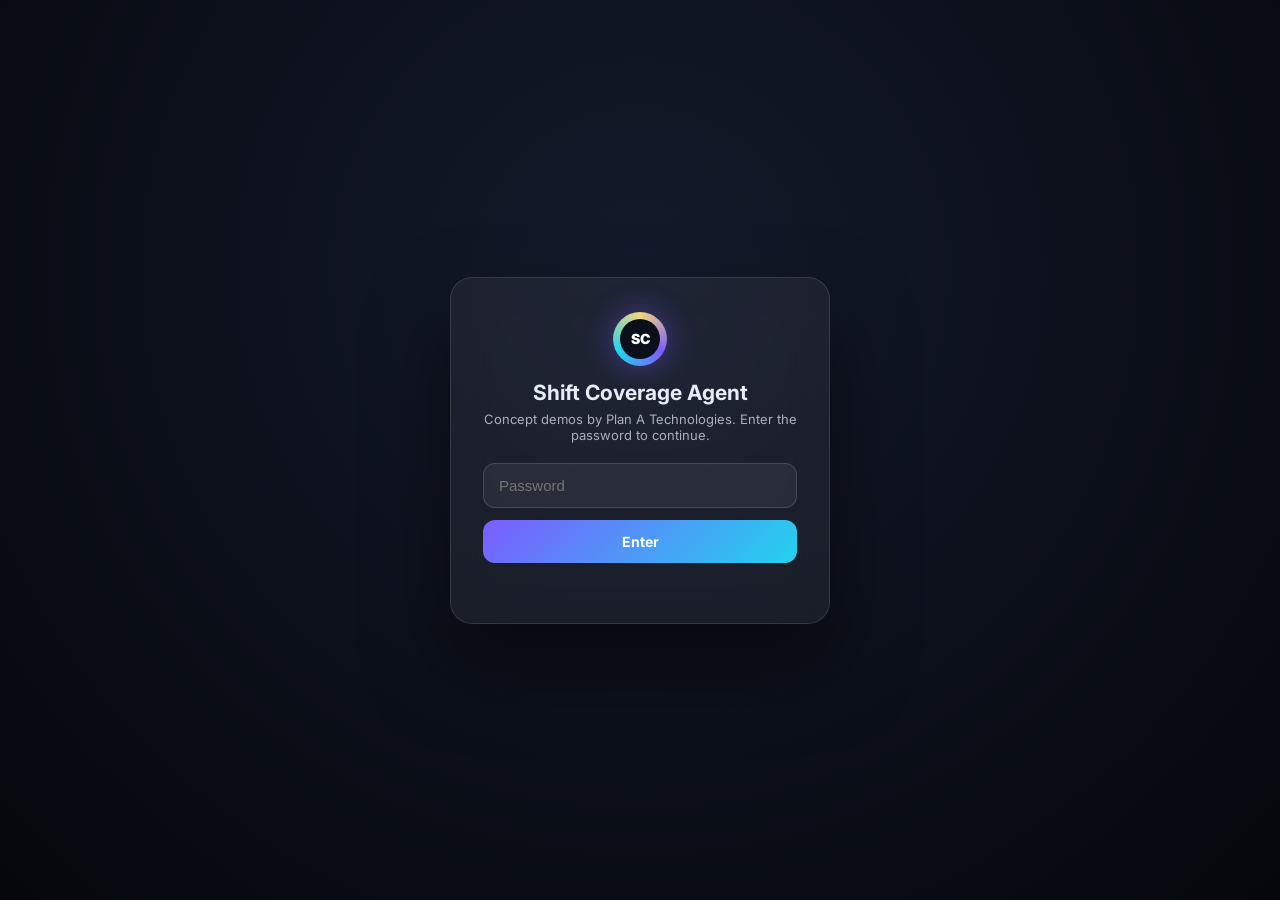
<file: v1-disk/index.html>
<!DOCTYPE html>
<html lang="en">
<head>
<meta charset="utf-8">
<meta name="viewport" content="width=device-width, initial-scale=1">
<title>Shift Coverage · V1 Draft B · Coverage Rings</title>
<link href="https://fonts.googleapis.com/css2?family=Inter:wght@400;500;600;700;800&family=Manrope:wght@400;500;700;800&family=JetBrains+Mono:wght@500;700&display=swap" rel="stylesheet">
<style>
*{box-sizing:border-box;margin:0;padding:0}
html,body{width:100%;height:100%;overflow:hidden;background:#1a1f33}
body{font-family:Inter,system-ui,sans-serif;color:#e8ecf5}
button{font:inherit;color:inherit;background:none;border:0;cursor:pointer}
#app{position:absolute;left:50%;top:50%;width:1600px;height:900px;transform:translate(-50%,-50%) scale(var(--s,1));background:radial-gradient(ellipse at 35% 50%,#262d48 0%,#1b2036 55%,#141828 100%)}
.top{position:absolute;left:36px;right:36px;top:22px;height:52px;display:flex;align-items:center;gap:18px}
.logo{display:flex;align-items:center;gap:12px}
.logo .m{width:38px;height:38px;border-radius:50%;background:conic-gradient(#f3d77a,#7c5cff,#22d3ee,#f3d77a);display:grid;place-items:center}
.logo .m i{width:28px;height:28px;border-radius:50%;background:#1b2036;display:grid;place-items:center;font-style:normal;font-size:11px;font-weight:800}
.logo b{font-family:Manrope;font-size:16px}.logo small{display:block;font-size:11.5px;opacity:.55}
.crumbs{position:absolute;left:749px;top:64px;transform:translateX(-50%);display:flex;align-items:center;border-radius:12px;white-space:nowrap;box-shadow:0 8px 24px rgba(0,0,0,.25);overflow:hidden;background:rgba(0,0,0,.25);border:1px solid rgba(255,255,255,.08)}
.crumbs button{font-size:15px;font-weight:700;padding:11px 18px 11px 24px;position:relative;opacity:.75}
.crumbs button.cur{background:#3b6fd8;opacity:1}
.crumbs button:not(:last-child)::after{content:'›';position:absolute;right:-4px;opacity:.5}
.sp{flex:1}
.event{font-size:12px;font-weight:700;padding:8px 14px;border-radius:999px;background:rgba(255,77,109,.12);border:1px solid rgba(255,77,109,.35);color:#ffb3c1}
.user{display:flex;align-items:center;gap:10px;font-size:13px}
.user .av{width:34px;height:34px;border-radius:50%;background:linear-gradient(135deg,#7c5cff,#22d3ee);display:grid;place-items:center;font-weight:800;font-size:12px}
.user small{display:block;opacity:.55;font-size:11px}
#disk{position:absolute;left:405px;top:130px;width:760px;height:703px}
#disk path{cursor:pointer;transition:opacity .2s}
#disk .lbl{pointer-events:none;font-size:11px;font-weight:700;fill:#fff;paint-order:stroke;stroke:rgba(10,12,30,.55);stroke-width:3px}
#disk path.dim{opacity:.35}
.spike{animation:spk 1.4s ease-in-out infinite;cursor:pointer}
.spike:hover{animation:none;filter:brightness(1.35) drop-shadow(0 0 8px #ff2d55)}
@keyframes spk{50%{opacity:.55}}
.hole{cursor:pointer}
.side{position:absolute;left:36px;top:96px;width:350px;bottom:110px}
.sugg{position:absolute;right:36px;top:96px;width:360px;bottom:110px;display:flex;flex-direction:column}
.sugg h3{font-family:Manrope;font-size:15px;font-weight:800}.sugg .sub{font-size:12px;opacity:.6;margin-top:3px}
.plist{flex:1;overflow-y:auto;margin-top:10px;display:flex;flex-direction:column;gap:10px;scrollbar-width:thin}
.plist .prop{margin-top:0;flex-shrink:0;animation:pin .35s ease both}@keyframes pin{from{opacity:0;transform:translateY(8px)}to{opacity:1;transform:none}}
.side h2{font-family:Manrope;font-size:28px;display:flex;justify-content:space-between;align-items:baseline;font-weight:700}
.side h2 span{font-size:24px}
.side .sub{font-size:13px;opacity:.6;margin-top:4px}
.rows{margin-top:16px}
.row{display:flex;align-items:center;gap:12px;padding:10px 10px;border-radius:10px;font-size:18px;cursor:pointer;transition:background .15s}
.row:hover,.row.hl{background:rgba(255,255,255,.06)}
.row i{width:14px;height:14px;border-radius:50%;flex:0 0 12px}
.row b{flex:1;font-weight:500}
.row .v{font-family:'JetBrains Mono';font-size:14px;opacity:.7;width:80px;text-align:right}
.row em{font-style:normal;font-size:13px;font-weight:800;color:#ff8fab;width:44px;text-align:right}
.row em.ok{color:#5effc8}
.sep{height:1px;background:rgba(255,255,255,.1);margin:12px 0}
.prop{margin-top:6px;border-radius:16px;padding:14px 16px;position:relative;background:linear-gradient(160deg,rgba(255,255,255,.09),rgba(255,255,255,.03));border:1px solid rgba(255,255,255,.12)}
.prop .k{display:flex;align-items:center;gap:10px;font-size:10.5px;font-weight:800;letter-spacing:1px;text-transform:uppercase;color:#c4b5fd}
.prop .fo{position:relative;width:30px;height:30px;border-radius:50%;background:radial-gradient(circle at 35% 30%,#efe9ff,#8b6cff 42%,#3b1d9a 78%)}
.prop h4{font-family:Manrope;font-size:15px;margin-top:8px;line-height:1.3}
.prop p{font-size:12.5px;opacity:.65;margin-top:5px;line-height:1.45}
.btns{display:flex;gap:8px;margin-top:12px}
.btns button{font-size:12.5px;font-weight:700;padding:8px 13px;border-radius:10px}
.btns .ok{background:#fff;color:#1b2036}.btns .gh{background:rgba(255,255,255,.08)}
.bottom{position:absolute;left:36px;right:36px;bottom:26px;height:62px;display:flex;align-items:center;gap:16px}
.meter{display:flex;align-items:center;gap:14px;flex:1;height:58px;border-radius:999px;padding:0 10px 0 6px;background:rgba(0,0,0,.25);border:1px solid rgba(255,255,255,.08)}
.meter .fo{position:relative;flex:0 0 46px;height:46px;border-radius:50%;background:radial-gradient(circle at 35% 30%,#efe9ff,#8b6cff 42%,#3b1d9a 78%);box-shadow:0 0 0 3px #3b6fd8,0 0 18px rgba(124,92,255,.6)}
.meter input{flex:1;background:none;border:0;outline:0;color:#fff;font-size:14.5px}
.meter input::placeholder{color:rgba(232,236,245,.45)}
.meter .stat{font-size:13px;opacity:.8;white-space:nowrap}
.meter .stat b{font-family:'JetBrains Mono';font-size:15px}
.allBtn{font-size:13px;font-weight:800;padding:11px 18px;border-radius:999px;background:#e0365c;color:#fff}
.allBtn:disabled{opacity:.3}
.toast{position:absolute;left:785px;bottom:104px;transform:translate(-50%,10px);white-space:nowrap;opacity:0;padding:10px 16px;border-radius:999px;font-size:13px;font-weight:600;transition:all .4s;pointer-events:none;z-index:10;background:rgba(0,0,0,.6)}
.toast.show{opacity:1;transform:translate(-50%,0)}
.draft{position:absolute;left:36px;bottom:6px;font-size:11px;opacity:.35}
.tip{position:absolute;z-index:30;pointer-events:none;min-width:200px;max-width:300px;padding:11px 14px;border-radius:14px;background:rgba(12,15,32,.94);border:1px solid rgba(255,255,255,.14);box-shadow:0 14px 34px rgba(0,0,0,.45);opacity:0;transition:opacity .12s;backdrop-filter:blur(8px)}
.tip.show{opacity:1}
.tip .pth{font-size:11px;opacity:.55;line-height:1.4}
.tip .nm{display:flex;align-items:center;gap:8px;font-family:Manrope;font-weight:800;font-size:16px;margin-top:3px}
.tip .nm i{width:11px;height:11px;border-radius:50%;flex:0 0 11px}
.tip .lv{font-size:10px;font-weight:800;letter-spacing:1px;text-transform:uppercase;opacity:.5;margin-left:auto}
.tip .st{display:flex;gap:14px;margin-top:8px;font-size:12.5px}
.tip .st b{font-family:'JetBrains Mono'}
.tip .hint{font-size:11px;opacity:.5;margin-top:7px}
.legend{position:absolute;left:36px;width:350px;bottom:112px;font-size:12.5px;line-height:1.7;z-index:2;padding:14px 16px;border-radius:16px;background:rgba(0,0,0,.18);border:1px solid rgba(255,255,255,.07)}
.legend .rk{display:flex;align-items:center;gap:8px;opacity:.8}.legend .rk b{display:inline-grid;place-items:center;width:18px;height:18px;border-radius:50%;background:rgba(255,255,255,.1);font-size:10px}
.legend i{display:inline-block;width:20px;height:3px;background:#ff3d6e;vertical-align:middle;margin-right:6px;box-shadow:0 0 6px #ff3d6e}
.prop .pst{margin-left:auto;font-style:normal;font-size:10px;font-weight:800;padding:2px 8px;border-radius:999px;background:rgba(139,108,255,.2);color:#c4b5fd}
.prop.done{opacity:.7}.prop.done .pst{background:rgba(52,211,153,.2);color:#6ee7b7}
.pbar{height:5px;border-radius:3px;background:rgba(255,255,255,.1);margin-top:10px;overflow:hidden}.pbar u{display:block;height:100%;background:linear-gradient(90deg,#34d399,#22d3ee);transition:width .8s}
.pnum{display:flex;justify-content:space-between;font-size:10.5px;opacity:.6;margin-top:5px}
.crumbs+.sp+.dmT,.dmT{margin-right:12px}
</style>
</head>
<body>
<div id="app">
  <div class="top"><div class="logo"><div class="m"><i>SC</i></div><div><b>Shift Coverage</b><small>Example Resort &amp; Casino</small></div></div>
    <div class="crumbs" id="crumbs"></div><div class="sp"></div><span class="event">Sat Nov 21 · Fight Night</span>
    <div class="user"><div class="av">MR</div><div><b>Maya Rivers</b><small>VP, Resort Operations</small></div></div></div>
  <div class="legend" id="legend"></div>
  <svg id="disk" viewBox="0 0 800 740"></svg>
  <div class="side" id="side"></div>
  <div class="sugg" id="sugg"></div>
  <form class="bottom" id="cmd"><div class="meter"><div class="fo faceHost" id="face"></div><input id="q" placeholder="Ask Shifty: “cover Saturday”, “show me the hotel”, “who’s near overtime”"><span class="stat" id="stat"></span></div><button type="button" class="allBtn" id="all">Approve all</button></form>
  <div class="toast" id="toast"></div>
  <div class="tip" id="tip"></div>
  <div class="draft">V1 · Draft B · Coverage Rings · concept</div>
</div>
<script src="../gate.js"></script>
<script src="../face.js"></script>
<script src="../datamode.js"></script>
<link rel="stylesheet" href="../flow/flow.css">
<script src="../flow/requests.js"></script>
<script src="../flow/flow.js"></script>
<script>
/* hierarchy: resort > division > department > role > shift block */
const RAW=[
 ['Gaming',45,[['casino','Casino Floor',[['Dealers',96,2],['Floor supervisors',22],['Pit managers',8],['Cage',16]]],['slots','Slot Operations',[['Slot techs',14],['Attendants',24]]]]],
 ['Hotel',265,[['front','Front Desk',[['Desk agents',28,3],['Concierge',10],['PBX',8]]],['hk','Housekeeping',[['Room attendants',168],['Inspectors',22],['House porters',20]]],['valet','Bell & Valet',[['Valet attendants',32,6],['Bell staff',18],['Dispatch',4]]]]],
 ['Food & Beverage',22,[['steak','Ember & Oak',[['Servers',14,2],['Bartenders',6],['Hosts',4],['Kitchen',10]]],['market','The Market',[['Attendants',38],['Cooks',22]]]]],
 ['Retail',330,[['shop','Resort Shop',[['Associates',14,1],['Leads',4]]]]],
 ['Operations',190,[['sec','Security',[['Officers',96,8],['Supervisors',16],['Dispatch',8]]],['it','IT',[['On-call',6],['Help desk',16]]],['evs','Facilities & EVS',[['EVS crew',60,4],['Engineers',25]]],['grounds','Grounds & Pool',[['Groundskeepers',18],['Pool attendants',12]]]]],
 ['Marketing',295,[['mkt','Marketing & Events',[['VIP hosts',10,2],['Promotions',6]]]]]];
const PROPS={sec:['Cover arena entry with 5 internal officers and 3 contract officers','Internal officers stay under 12 hrs with 10 hrs rest. Contract officers come from the approved vendor with valid guard cards.'],
 valet:['Move 4 cross-trained bell staff to valet, offer 2 on-call shifts','Bell desk stays at minimum. All 4 hold valet driving clearance.'],
 casino:['Riley Chen and Morgan Reyes to High Limit Baccarat','Both certified, free tonight, no overtime. Gaming licenses current.'],
 steak:['Offer Sections 5 and 6 to cross-trained servers','Front Desk and The Market have qualified people. If more say yes than needed, union seniority decides.'],
 front:['Shift 2 concierge agents to the desk from 2 to 6 PM','Covers the arrival wave. Concierge keeps one agent on the floor.'],
 evs:['Offer arena teardown to 4 overnight EVS crew','Starts at midnight. Overnight crew is under weekly hours.'],
 mkt:['2 Players Club reps to VIP check-in','Same CRM access. Back on Players Club by 7 PM.'],
 shop:['Extend one shop associate by 2 hours','Stays within 10 hrs for the day.']};
const filledK=k=>REQ[k]&&REQ[k].st?REQ[k].st.assigned.reduce((a,c)=>a+c.n,0):0;
const doneK=k=>REQ[k]&&REQ[k].st&&['FILLED','UNABLE_TO_FILL'].includes(REQ[k].st.status);
const resolved={has:k=>doneK(k)};
const SL={DRAFT:'Draft',PENDING_APPROVAL:'Pending approval',READY_FOR_OUTREACH:'Ready',OUTREACH_IN_PROGRESS:'Offers out',PARTIALLY_FILLED:'Partially filled',FILLED:'Filled',UNABLE_TO_FILL:'Unable to fill'};
let uid=0;
function node(name,parent,extra={}){return {id:uid++,name,parent,children:[],...extra}}
const ROOT=node('Resort',null,{depth:0,hue:220});
RAW.forEach(([dv,hue,depts])=>{const D=node(dv,ROOT,{depth:1,hue,idx:0});ROOT.children.push(D);
  depts.forEach(([k,n,roles],di)=>{const P=node(n,D,{depth:2,hue:hue,idx:di,dept:k});D.children.push(P);
    roles.forEach(([rn,c,open=0],ri)=>{const R=node(rn,P,{depth:3,hue:hue,idx:ri,dept:k});P.children.push(R);
      const blocks=[['Day',.34],['Swing',.36],['Night',.30]];blocks.forEach(([bn,f],bi)=>{const cnt=Math.max(1,Math.round(c*f));R.children.push(node(bn+' shift',R,{depth:4,hue:hue,idx:bi,dept:k,count:cnt,open:bi===1?open:0}))})})})});
function sum(n){if(!n.children.length)return n.value=n.count;return n.value=n.children.reduce((a,c)=>a+sum(c),0)}sum(ROOT);
function openOf(n){if(!n.children.length)return n.open?Math.max(0,n.open-filledK(n.dept)):0;return n.children.reduce((a,c)=>a+openOf(c),0)}
function layout(n,x0){n.x0=x0;n.x1=x0+n.value/ROOT.value;let x=x0;n.children.forEach(c=>{layout(c,x);x=c.x1})}layout(ROOT,0);
const ALL=[];(function walk(n){ALL.push(n);n.children.forEach(walk)})(ROOT);
/* view */
const CX=400,CY=372,HOLE=78,RW=62,GAP=3,MAXR=4;
let view={x0:0,x1:1,d:0},focus=ROOT,hover=null,anim=null;
const ang=(x,v)=>Math.max(0,Math.min(1,(x-v.x0)/(v.x1-v.x0)))*Math.PI*2;
function arc(a0,a1,r0,r1){if(a1-a0<.0005)return '';const p=(r,a)=>[CX+r*Math.sin(a),CY-r*Math.cos(a)];a1=Math.min(a1,a0+Math.PI*2-.0001);
  const [x1,y1]=p(r1,a0),[x2,y2]=p(r1,a1),[x3,y3]=p(r0,a1),[x4,y4]=p(r0,a0),lg=a1-a0>Math.PI?1:0;
  return `M${x1.toFixed(2)},${y1.toFixed(2)}A${r1},${r1} 0 ${lg} 1 ${x2.toFixed(2)},${y2.toFixed(2)}L${x3.toFixed(2)},${y3.toFixed(2)}A${r0},${r0} 0 ${lg} 0 ${x4.toFixed(2)},${y4.toFixed(2)}Z`}
const ringR=ring=>{const r0=HOLE+GAP+(ring-1)*(RW+GAP)-(ring>1?(ring-1)*10:0),w=RW-(ring-1)*10;return [r0,r0+w]};
function color(n,ring){const l=44+ring*8+(n.idx%2?5:0),sa=72-ring*6;return `hsl(${n.hue+((n.idx||0)%3-1)*11},${sa}%,${Math.min(80,l)}%)`}
function inPath(n,t){while(t){if(t===n)return true;t=t.parent}return false}
const LEVEL=['Resort','Division','Department','Role','Shift'];
function center(f){const fo=openOf(f);const g=document.getElementById('ctr');if(!g)return;
  g.innerHTML=`<text x="${CX}" y="${CY-16}" text-anchor="middle" font-size="11" font-weight="700" fill="rgba(255,255,255,.55)" letter-spacing="1">${LEVEL[f.depth].toUpperCase()}</text>
   <text x="${CX}" y="${CY+8}" text-anchor="middle" font-family="Manrope" font-weight="800" font-size="25" fill="#fff">${f.value}</text>
   <text x="${CX}" y="${CY+25}" text-anchor="middle" font-size="11.5" fill="rgba(255,255,255,.7)">${f===ROOT?'people':f.name.length>14?f.name.slice(0,13)+'…':f.name}</text>
   <text x="${CX}" y="${CY+42}" text-anchor="middle" font-size="11.5" font-weight="800" fill="${fo?'#ff8fab':'#5effc8'}">${fo?fo+' open':'covered'}</text>`}
function tipShow(n,e,spike){const T=document.getElementById('tip');if(!n){T.classList.remove('show');return}
  const chain=[];let p=n.parent;while(p&&p!==ROOT){chain.unshift(p.name);p=p.parent}const o=openOf(n);const cov=Math.round((1-o/n.value)*1000)/10;
  const ring=Math.max(1,Math.min(MAXR,n.depth-view.d));
  T.innerHTML=`${chain.length?`<div class="pth">${chain.join(' › ')}</div>`:''}<div class="nm"><i style="background:${color(n,ring)}"></i>${n.name}<span class="lv">${LEVEL[n.depth]}</span></div>
   <div class="st"><span><b>${n.value}</b> people</span>${o?`<span style="color:#ff8fab"><b>${o}</b> open</span><span><b>${cov}%</b> covered</span>`:'<span style="color:#5effc8">Fully covered</span>'}</div>
   <div class="hint">${spike?'Click to jump to this gap':n.children.length?'Click to zoom in':'Shift block · click to see its role'}</div>`;
  tipMove(e);T.classList.add('show')}
function tipMove(e){if(!e)return;const T=document.getElementById('tip'),A=document.getElementById('app').getBoundingClientRect(),k=A.width/1600;
  let x=(e.clientX-A.left)/k+18,y=(e.clientY-A.top)/k+18;if(x+T.offsetWidth>1580)x-=T.offsetWidth+36;if(y+T.offsetHeight>880)y-=T.offsetHeight+36;T.style.left=x+'px';T.style.top=y+'px'}
function setHover(n){hover=n;document.querySelectorAll('#disk path[data-id]').forEach(p=>{const m=ALL[+p.dataset.id];p.classList.toggle('dim',!!(n&&!inPath(n,m)&&!inPath(m,n)))});
  center(focus);document.querySelectorAll('.row').forEach(r=>r.classList.toggle('hl',!!(n&&(+r.dataset.id===n.id||inPath(ALL[+r.dataset.id],n)))))}
function draw(){
  const v=view;let s='',lb='';
  ALL.forEach(n=>{const ring=n.depth-v.d;if(ring<1||ring>MAXR)return;const a0=ang(n.x0,v),a1=ang(n.x1,v);if(a1-a0<.002)return;const [r0,r1]=ringR(ring);
    s+=`<path d="${arc(a0+.004,a1-.004,r0,r1)}" fill="${color(n,ring)}" data-id="${n.id}"/>`;
    const rm=(r0+r1)/2,am=(a0+a1)/2,txt=n.depth===4?n.name.split(' ')[0]:n.name;
    if((a1-a0)*rm>txt.length*6.6+14&&r1-r0>=26&&Number.isInteger(v.d))lb+=`<text class="lbl" x="${(CX+rm*Math.sin(am)).toFixed(1)}" y="${(CY-rm*Math.cos(am)+4).toFixed(1)}" text-anchor="middle">${txt}</text>`;});
  ALL.forEach(n=>{if(n.children.length||!openOf(n))return;const nOpen=openOf(n);const ring=Math.min(n.depth-v.d,MAXR);if(ring<1)return;
    if(n.x1<=v.x0+1e-9||n.x0>=v.x1-1e-9)return;const a1=ang(n.x1,v),a0=ang(n.x0,v);
    const share=nOpen/n.count*(a1-a0);const mid=a1-share/2;const w=Math.max(.035,share);const [,r1]=ringR(Math.min(n.depth-v.d,MAXR));const len=Math.min(70,22+nOpen*7);const w2=Math.min(w,.5),[sx,sy]=[CX+(r1+len+16)*Math.sin(mid),CY-(r1+len+16)*Math.cos(mid)];
    s+=`<path class="spike" data-sp="${n.id}" d="${arc(mid-w2/2,mid+w2/2,r1+3,r1+3+len)}" fill="url(#spk)"></path>`+(v.x1-v.x0<.35?`<text x="${sx}" y="${sy+4}" text-anchor="middle" font-size="13" font-weight="800" fill="#ff8fab">−${nOpen}</text>`:'')});
  s+=`<defs><radialGradient id="spk" cx="${CX}" cy="${CY}" r="420" gradientUnits="userSpaceOnUse"><stop offset=".3" stop-color="#ff7a95"/><stop offset="1" stop-color="#ff2d55"/></radialGradient></defs>
   ${lb}<circle class="hole" cx="${CX}" cy="${CY}" r="${HOLE-4}" fill="#1b2036" stroke="rgba(255,255,255,.1)"/><g id="ctr" style="pointer-events:none"></g>`;
  const S=document.getElementById('disk');S.innerHTML=s;center(hover||focus);
  S.querySelectorAll('path[data-id]').forEach(p=>{const n=ALL[+p.dataset.id];p.onclick=e=>{e.stopPropagation();zoom(n.children.length?n:n.parent)};p.onmouseenter=e=>{setHover(n);tipShow(n,e)};p.onmousemove=tipMove;p.onmouseleave=()=>{setHover(null);tipShow(null)}});
  S.querySelectorAll('.spike').forEach(p=>{const n=ALL[+p.dataset.sp];p.onclick=e=>{e.stopPropagation();tipShow(null);spikeZoom(n)};p.onmouseenter=e=>{setHover(n.parent);tipShow(n,e,true)};p.onmousemove=tipMove;p.onmouseleave=()=>{setHover(null);tipShow(null)}});
  S.querySelector('.hole').onclick=()=>{if(focus.parent)zoom(focus.parent)};
  if(hover)setHover(hover);
}
function spikeZoom(n){/* resort or division -> department; department -> role; role -> stay */
  const dept=n.parent.parent,role=n.parent;const t=focus.depth<2?dept:focus.depth<3?role:null;
  if(t){zoom(t);toast(`${openOf(n)} open · ${role.name}, ${n.name.toLowerCase()}`)}else{toast(`${openOf(n)} open on the ${n.name.toLowerCase()}`);review(n.dept)}}
function legend(){const L=document.getElementById('legend');const names={1:'Divisions',2:'Departments',3:'Roles',4:'Shifts · day, swing, night'};
  const rows=[];for(let d=focus.depth+1;d<=4&&rows.length<MAXR;d++)rows.push(`<div class="rk"><b>${rows.length+1}</b>${names[d]}</div>`);
  L.innerHTML=`<div style="font-weight:800;opacity:.9;margin-bottom:4px">Rings, inside out</div>${rows.join('')}<div class="rk" style="margin-top:6px"><span style="display:inline-block;width:18px;height:4px;background:#ff2d55;box-shadow:0 0 6px #ff2d55"></span>Open shifts</div><div style="opacity:.55;margin-top:6px">Slice size = people on shift Saturday.<br>${DM.roster?'Spikes = gaps against your staffing template.<br>':''}Click a slice to zoom in, the center to go back.</div>${DM.roster?'<div style="margin-top:8px;font-size:11.5px;line-height:1.45;opacity:.85"><span class="dmBadge">Roster only</span> The rings are built from the schedule, so they look the same. Gaps come from the template, not demand.</div>':''}`}
function zoom(n){if(!n||n===focus)return;tipShow(null);focus=n;hover=null;const from={...view},to={x0:n.x0,x1:n.x1,d:n.depth};const t0=performance.now(),D=750;
  cancelAnimationFrame(anim);const ease=t=>t<.5?4*t*t*t:1-Math.pow(-2*t+2,3)/2;
  const step=t=>{const k=ease(Math.min(1,(t-t0)/D));view={x0:from.x0+(to.x0-from.x0)*k,x1:from.x1+(to.x1-from.x1)*k,d:from.d+(to.d-from.d)*k};
    view.d=k<1?Math.round(view.d*100)/100:to.d;draw();if(k<1)anim=requestAnimationFrame(step);else{view=to;draw()}};
  /* depth snaps so rings slide: use integer depth at end, fractional while moving */
  anim=requestAnimationFrame(step);crumbs();side();legend();faceTalk(document.getElementById('face'),700)}
function crumbs(){const c=[];let n=focus;while(n){c.unshift(n);n=n.parent}
  document.getElementById('crumbs').innerHTML=c.map((n,i)=>`<button class="${i===c.length-1?'cur':''}" data-id="${n.id}">${n===ROOT?'Example Resort':n.name}</button>`).join('');
  document.querySelectorAll('#crumbs button').forEach(b=>b.onclick=()=>zoom(ALL[+b.dataset.id]))}
function deptsIn(n){const s=new Set();(function w(x){if(x.dept)s.add(x.dept);x.children.forEach(w)})(n);return [...s]}
function side(){const S=document.getElementById('side');const f=focus,fo=openOf(f);
  S.innerHTML=`<h2>${f===ROOT?'Example Resort':f.name}</h2><div class="sub">${f.value} people · ${f===ROOT?'Saturday, fight night':'Saturday · '+(Math.round((1-fo/f.value)*1000)/10)+'% covered'}</div>
   <div style="font-size:11px;font-weight:800;letter-spacing:1px;opacity:.5;margin-top:18px;text-transform:uppercase">${f.children.length?{0:'Divisions',1:'Departments',2:'Roles',3:'Shifts'}[f.depth]:''}</div>
   <div class="rows">${f.children.map(c=>{const o=openOf(c);return `<div class="row" data-id="${c.id}"><i style="background:${color(c,1)}"></i><b>${c.name}</b><span class="v">${c.value}</span><em class="${o?'':'ok'}">${o?'−'+o:'✓'}</em></div>`}).join('')}</div>`;
  S.querySelectorAll('.row').forEach(r=>{const n=ALL[+r.dataset.id];r.onclick=()=>{if(n.children.length)zoom(n)};r.onmouseenter=()=>setHover(n);r.onmouseleave=()=>setHover(null)});
  sugg();stat();
}
function sugg(){const G=document.getElementById('sugg');const f=focus,ks=deptsIn(f).filter(k=>PROPS[k]&&REQ[k]);const live=ks.filter(k=>!doneK(k));
  const nm=f===ROOT?'the whole resort':f.name;
  const order=ks.sort((a,b)=>doneK(a)-doneK(b));
  G.innerHTML=`<h3>Agent requests</h3><div class="sub">${live.length?`${live.length} for ${nm}. I drafted each one. Nothing goes out until you review it.`:`Nothing open in ${nm}.`}</div>
   <div class="plist">${order.length?order.map(k=>{const d=ALL.find(n=>n.dept===k&&n.depth===2);const r=REQ[k],st=r.st,fl=filledK(k),dn=doneK(k);
     return `<div class="prop ${dn?'done':''}"><div class="k"><span class="fo faceHost ${dn?'happy':''}">${agentFace()}</span><span style="color:${color(d,1)}">${d.name}</span><em class="pst">${SL[st?st.status:'DRAFT']}</em>${dn?'':Flow.scenTags(REQ[k])}</div><h4>${dn?(st.status==='FILLED'?`${r.role} · covered`:`${r.role} · ${fl} of ${r.need}`):PROPS[k][0]}</h4><p>${dn?st.assigned.map(c=>c.name).join(', '):PROPS[k][1]}</p>
       <div class="pbar"><u style="width:${fl/r.need*100}%"></u></div><div class="pnum"><span>${fl} of ${r.need} filled</span><span>${r.when}</span></div>
       <div class="btns">${dn?'':`<button class="ok" data-k="${k}">${st&&st.status!=='DRAFT'?'Continue':'Review'}</button>`}<button class="gh" data-z="${d.id}">Show on rings</button></div></div>`}).join('')
    :`<div class="prop"><div class="k"><span class="fo faceHost happy">${agentFace()}</span>Shifty</div><h4>All covered</h4><p>Every shift in ${nm} is covered for Saturday.</p></div>`}</div>`;
  G.querySelectorAll('[data-k]').forEach(b=>b.onclick=()=>review(b.dataset.k));
  G.querySelectorAll('[data-z]').forEach(b=>b.onclick=()=>zoom(ALL[+b.dataset.z]));
}
const flowOpts={root:document.getElementById('app'),onEvent:(t,r,d)=>{if(t==='assigned')faceHappy(document.getElementById('face'),2200);if(['status','assigned','close','planDone'].includes(t)){draw();side()}},openOne:r=>review(r.dept)};
function review(k){if(!REQ[k])return;const d=ALL.find(n=>n.dept===k&&n.depth===2);if(d&&!inPath(d,focus))zoom(d);Flow.open(REQ[k],flowOpts)}
function approve(k){review(k)}
function stat(){const o=openOf(ROOT);document.getElementById('stat').innerHTML=`Saturday coverage <b>${(100-o*100/ROOT.value*3.4).toFixed(1)}%</b> · <b>${o}</b> open`;const dr=Object.keys(PROPS).filter(k=>REQ[k]&&!doneK(k)&&(!REQ[k].st||REQ[k].st.status==='DRAFT')).length;const A=document.getElementById('all');A.disabled=!dr;A.textContent=dr?(dr===Object.keys(PROPS).length?'Review the plan':`Review the other ${dr}`):'All sent'}
document.getElementById('all').onclick=()=>{const l=Object.keys(PROPS).filter(k=>REQ[k]&&!doneK(k)&&(!REQ[k].st||REQ[k].st.status==='DRAFT')).map(k=>REQ[k]);if(l.length)Flow.openPlan(l,flowOpts)};
document.getElementById('cmd').onsubmit=e=>{e.preventDefault();const v=document.getElementById('q').value.toLowerCase();document.getElementById('q').value='';
  const n=ALL.find(n=>n.depth<=2&&n!==ROOT&&v.includes(n.name.toLowerCase().split(' ')[0].replace('&','')));if(n){zoom(n);return}
  if(/cover|saturday|all/.test(v)){document.getElementById('all').click();return}toast('Draft: try “cover Saturday” or a department name')};
function toast(t){faceTalk(document.getElementById('face'),1100);const el=document.getElementById('toast');el.textContent=t;el.classList.add('show');clearTimeout(el._t);el._t=setTimeout(()=>el.classList.remove('show'),2200)}
function fit(){document.getElementById('app').style.setProperty('--s',Math.min(innerWidth/1600,innerHeight/900))}
addEventListener('resize',fit);fit();
DM.mount(document.querySelector('.event'),{before:true});DM.on(()=>{legend();toast(DM.roster?'Roster only: the rings already use only the schedule':'Ops data on')});
scaGate('dark',()=>{document.getElementById('face').innerHTML=agentFace();draw();crumbs();side();legend()});
</script>
<script>(function(){var l=document.querySelector('.logo');if(l){l.style.cursor='pointer';l.title='All prototypes';l.onclick=function(){location.href='../index.html'}}})()</script>
</body>
</html>
</file>
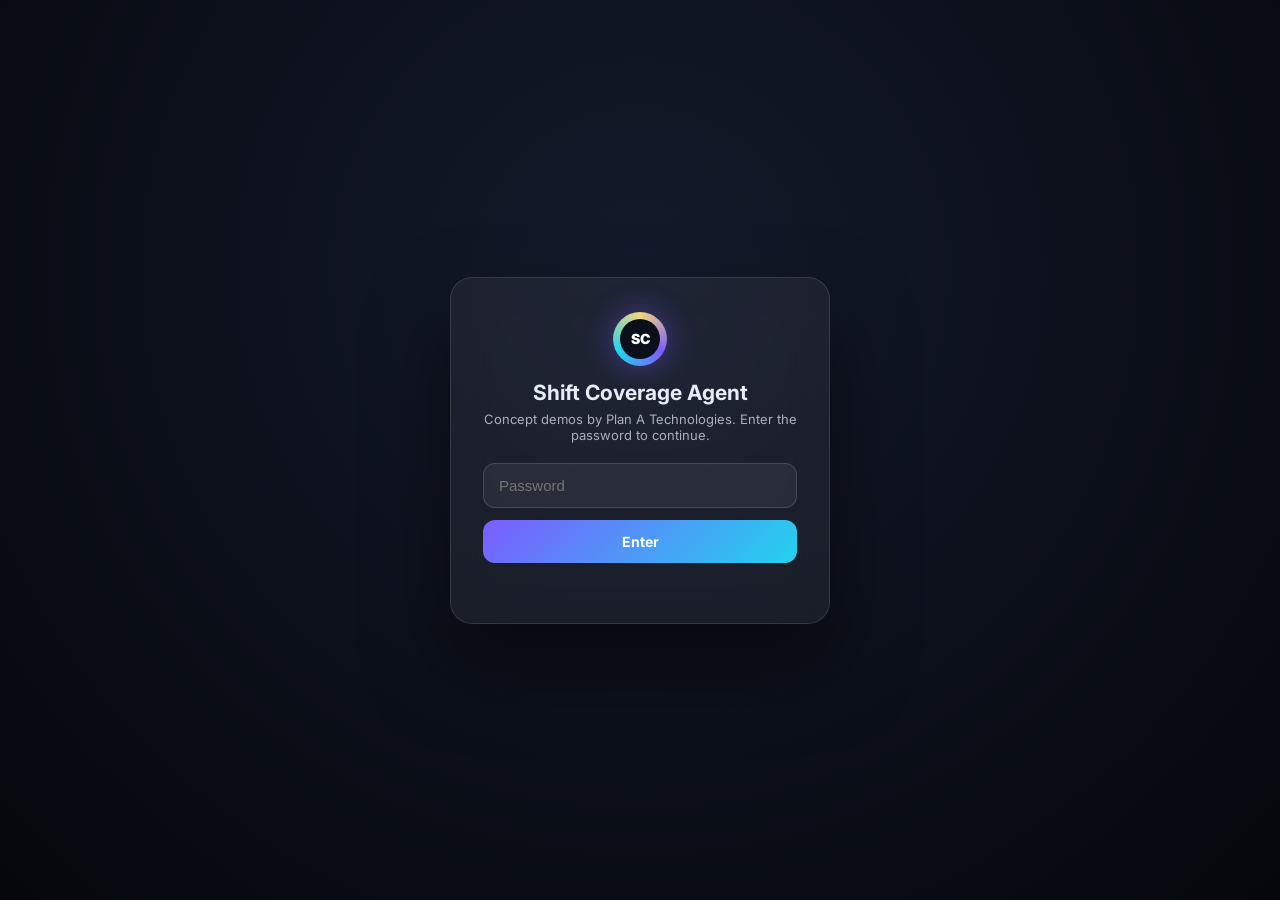
<file: v1-orbit/index.html>
<!DOCTYPE html>
<html lang="en">
<head>
<meta charset="utf-8">
<meta name="viewport" content="width=device-width, initial-scale=1">
<title>Shift Coverage · V1 Draft B · Orbit</title>
<link href="https://fonts.googleapis.com/css2?family=Inter:wght@400;500;600;700;800&family=Manrope:wght@400;500;700;800&family=JetBrains+Mono:wght@500;700&display=swap" rel="stylesheet">
<style>
*{box-sizing:border-box;margin:0;padding:0}
html,body{width:100%;height:100%;overflow:hidden;background:#04060b}
body{font-family:Inter,system-ui,sans-serif;color:#e8ecf5}
button{font:inherit;color:inherit;background:none;border:0;cursor:pointer}
#app{position:absolute;left:50%;top:50%;width:1600px;height:900px;transform:translate(-50%,-50%) scale(var(--s,1))}
.stars{position:absolute;inset:0;background-image:radial-gradient(1px 1px at 20% 30%,rgba(255,255,255,.5),transparent),radial-gradient(1px 1px at 70% 20%,rgba(255,255,255,.4),transparent),radial-gradient(1.5px 1.5px at 40% 80%,rgba(255,255,255,.35),transparent),radial-gradient(1px 1px at 85% 60%,rgba(255,255,255,.4),transparent),radial-gradient(1px 1px at 10% 70%,rgba(255,255,255,.3),transparent);background-size:400px 300px;opacity:.6}
.neb{position:absolute;left:200px;top:150px;width:1000px;height:640px;border-radius:50%;background:radial-gradient(ellipse at center,rgba(124,92,255,.22),rgba(34,211,238,.06) 50%,transparent 70%);filter:blur(30px)}
.glass{background:linear-gradient(180deg,rgba(255,255,255,.07),rgba(255,255,255,.025));border:1px solid rgba(255,255,255,.1);backdrop-filter:blur(18px);box-shadow:inset 0 1px 0 rgba(255,255,255,.07),0 20px 50px rgba(0,0,0,.4)}
.top{position:absolute;left:40px;right:40px;top:22px;height:52px;display:flex;align-items:center;gap:18px}
.logo{display:flex;align-items:center;gap:12px}
.logo .m{width:38px;height:38px;border-radius:50%;background:conic-gradient(#f3d77a,#7c5cff,#22d3ee,#f3d77a);display:grid;place-items:center}
.logo .m i{width:28px;height:28px;border-radius:50%;background:#0b0f1a;display:grid;place-items:center;font-style:normal;font-size:11px;font-weight:800}
.logo b{font-family:Manrope;font-size:16px}.logo small{display:block;font-size:11.5px;opacity:.55}
.sp{flex:1}
.event{font-size:12px;font-weight:700;padding:8px 14px;border-radius:999px;background:rgba(255,77,109,.12);border:1px solid rgba(255,77,109,.35);color:#ffb3c1}
.user{display:flex;align-items:center;gap:10px;font-size:13px}
.user .av{width:34px;height:34px;border-radius:50%;background:linear-gradient(135deg,#7c5cff,#22d3ee);display:grid;place-items:center;font-weight:800;font-size:12px}
.user small{display:block;opacity:.55;font-size:11px}
.stats{position:absolute;left:40px;top:96px;display:flex;gap:10px;width:1060px}
.stats .stat{flex:1}
.stat{border-radius:16px;padding:12px 16px}
.stat small{font-size:10.5px;letter-spacing:1px;text-transform:uppercase;opacity:.55}
.stat b{display:block;font-family:Manrope;font-weight:800;font-size:28px;margin-top:2px}
#orbitSvg{position:absolute;left:0;top:0;pointer-events:none}
.core{position:absolute;left:630px;top:470px;width:140px;height:140px;margin:-70px;border-radius:50%;z-index:50;display:grid;place-items:center;cursor:pointer}
.core .ball{position:absolute;inset:18px;border-radius:50%;background:radial-gradient(circle at 35% 30%,#e9e3ff,#8b6cff 40%,#3b1d9a 75%,#1a0b4a);box-shadow:0 0 60px rgba(124,92,255,.8),0 0 120px rgba(124,92,255,.35);animation:breathe 4s ease-in-out infinite}
@keyframes breathe{50%{box-shadow:0 0 80px rgba(124,92,255,1),0 0 160px rgba(124,92,255,.5)}}
.core .ring{position:absolute;inset:0;border-radius:50%;background:repeating-conic-gradient(rgba(243,215,122,.85) 0 8deg,transparent 8deg 22.5deg);-webkit-mask:radial-gradient(circle,transparent 63px,#000 64px,#000 69px,transparent 70px);mask:radial-gradient(circle,transparent 63px,#000 64px,#000 69px,transparent 70px);animation:spin 40s linear infinite}
@keyframes spin{to{transform:rotate(360deg)}}
.core span{position:relative;font-family:Manrope;font-weight:800;font-size:13px;letter-spacing:1px;text-shadow:0 2px 8px rgba(0,0,0,.5)}
.core.pulse .ball{animation:hit .8s ease}
@keyframes hit{30%{transform:scale(1.15);filter:brightness(1.6)}}
.planet{position:absolute;border-radius:50%;cursor:pointer;display:grid;place-items:center;text-align:center;transform:translate(-50%,-50%);transition:box-shadow .3s}
.planet .body{position:absolute;inset:0;border-radius:50%;background:radial-gradient(circle at 32% 28%,rgba(255,255,255,.55),var(--c) 45%,color-mix(in srgb,var(--c) 30%,#05070c) 100%);opacity:.9;box-shadow:inset -8px -10px 20px rgba(0,0,0,.45),0 0 30px color-mix(in srgb,var(--c) 45%,transparent)}
.planet svg{position:absolute;inset:-9px;width:calc(100% + 18px);height:calc(100% + 18px)}
.planet .nm{position:absolute;top:calc(100% + 12px);left:50%;transform:translateX(-50%);white-space:nowrap;font-size:12px;font-weight:700;text-shadow:0 2px 8px #000}
.planet .nm small{display:block;font-weight:500;opacity:.6;font-size:10.5px}
.planet .bd{position:absolute;right:-4px;top:-4px;min-width:22px;height:22px;border-radius:11px;background:#ff4d6d;color:#fff;font-size:11px;font-weight:800;display:grid;place-items:center;padding:0 6px;box-shadow:0 0 0 3px #04060b,0 0 14px #ff4d6d}
.planet.sel{box-shadow:0 0 0 3px #fff,0 0 40px rgba(255,255,255,.4)}
.panel{position:absolute;right:40px;top:100px;width:420px;bottom:120px;border-radius:24px;padding:22px;overflow:hidden}
.panel h3{font-family:Manrope;font-size:22px}
.panel .k{font-size:11px;letter-spacing:1px;text-transform:uppercase;opacity:.55}
.issue{display:flex;align-items:center;gap:12px;padding:11px 12px;border-radius:14px;margin-top:8px;cursor:pointer;background:rgba(255,255,255,.04);border:1px solid rgba(255,255,255,.06);transition:background .2s}
.issue:hover{background:rgba(255,255,255,.08)}
.issue i{width:12px;height:12px;border-radius:50%;flex:0 0 12px}
.issue{padding:8px 12px!important;margin-top:6px!important}.issue>div{min-width:0;flex:1}.issue b{font-size:13px;display:block}.issue small{font-size:11.5px;opacity:.6;display:block;white-space:nowrap;overflow:hidden;text-overflow:ellipsis}
.issue em{margin-left:auto;font-style:normal;font-family:'JetBrains Mono';font-size:12px;font-weight:700;color:#ffb3c1}
.prop{margin-top:16px;border-radius:18px;padding:16px;position:relative;background:linear-gradient(160deg,rgba(255,255,255,.1),rgba(255,255,255,.03));border:1px solid rgba(255,255,255,.14)}
.prop .suit{position:absolute;right:14px;top:10px;font-size:16px;opacity:.5}
.prop h4{font-family:Manrope;font-size:16px;line-height:1.3;padding-right:20px}
.prop p{font-size:12.5px;opacity:.65;margin-top:6px;line-height:1.45}
.btns{display:flex;gap:8px;margin-top:14px}
.btns button{font-size:12.5px;font-weight:700;padding:9px 14px;border-radius:10px}
.btns .ok{background:#fff;color:#0b0f1a}.btns .gh{background:rgba(255,255,255,.08)}
.roles{display:grid;grid-template-columns:1fr 1fr;gap:8px;margin-top:14px}
.roles div{border-radius:12px;padding:10px 12px;background:rgba(0,0,0,.25);font-size:11.5px}
.roles b{display:block;font-family:Manrope;font-size:17px}
.cmd{position:absolute;left:330px;width:620px;bottom:40px;height:54px;border-radius:999px;display:flex;align-items:center;gap:12px;padding:0 10px 0 22px;z-index:60}
.cmd input{flex:1;background:none;border:0;outline:0;color:#fff;font-size:14.5px}
.cmd input::placeholder{color:rgba(232,236,245,.45)}
.cmd button{font-size:12.5px;font-weight:700;padding:10px 16px;border-radius:999px;background:linear-gradient(135deg,#7c5cff,#22d3ee);color:#fff}
.fly{position:absolute;width:14px;height:14px;margin:-7px;border-radius:50%;z-index:70;pointer-events:none;background:repeating-conic-gradient(var(--c) 0 30deg,#fff 30deg 40deg,var(--c) 40deg 60deg);box-shadow:0 0 14px var(--c)}
.toast{position:absolute;left:50%;top:84px;transform:translate(-50%,-10px);opacity:0;padding:10px 16px;border-radius:999px;font-size:13px;font-weight:600;transition:all .4s;pointer-events:none;z-index:90}
.toast.show{opacity:1;transform:translate(-50%,0)}
.fade{animation:fd .4s ease both}@keyframes fd{from{opacity:0;transform:translateX(16px)}to{opacity:1;transform:none}}
.draft{position:absolute;left:40px;bottom:12px;font-size:11px;opacity:.4}
</style>
</head>
<body>
<div id="app">
  <div class="stars"></div><div class="neb"></div>
  <div class="top"><div class="logo"><div class="m"><i>SC</i></div><div><b>Shift Coverage</b><small>Example Resort &amp; Casino</small></div></div><div class="sp"></div>
    <span class="event">Sat Nov 21 · Fight Night</span><div class="user"><div class="av">MR</div><div><b>Maya Rivers</b><small>VP, Resort Operations</small></div></div></div>
  <div class="stats" id="stats"></div>
  <svg id="orbitSvg" width="1600" height="900"></svg>
  <div id="world"></div>
  <div class="core" id="core"><div class="ring"></div><div class="ball"></div><span>AGENT</span></div>
  <div class="panel glass" id="panel"></div>
  <form class="cmd glass" id="cmd"><input id="q" placeholder="Ask the agent to cover Saturday, move staff, or check overtime"><button type="submit">Ask</button></form>
  <div class="toast glass" id="toast"></div>
  <div class="draft">V1 · Draft B · Orbit · concept</div>
</div>
<script src="../gate.js"></script>
<script>
const DEPTS=[
 {k:'casino',n:'Casino Floor',s:'Table games',hc:142,c:'#f3d77a',open:2,roles:[['Dealers',96],['Supervisors',22],['Pit managers',8],['Cage',16]]},
 {k:'slots',n:'Slot Ops',s:'Techs & attendants',hc:38,c:'#fbbf24',open:0,roles:[['Slot techs',14],['Attendants',24]]},
 {k:'front',n:'Front Desk',s:'Hotel',hc:46,c:'#a78bfa',open:3,roles:[['Desk agents',28],['Concierge',10],['PBX',8]]},
 {k:'hk',n:'Housekeeping',s:'Hotel',hc:210,c:'#c4b5fd',open:0,roles:[['Room attendants',168],['Inspectors',22],['Porters',20]]},
 {k:'valet',n:'Bell & Valet',s:'Arrivals',hc:54,c:'#22d3ee',open:6,roles:[['Valet',32],['Bell',18],['Dispatch',4]]},
 {k:'sec',n:'Security',s:'Arena & property',hc:120,c:'#60a5fa',open:8,roles:[['Officers',96],['Supervisors',16],['Dispatch',8]]},
 {k:'steak',n:'Ember & Oak',s:'Steakhouse',hc:34,c:'#fb923c',open:2,roles:[['Servers',14],['Bartenders',6],['Hosts',4],['Kitchen',10]]},
 {k:'market',n:'The Market',s:'Buffet',hc:60,c:'#f97316',open:0,roles:[['Attendants',38],['Cooks',22]]},
 {k:'shop',n:'Resort Shop',s:'Retail',hc:18,c:'#f472b6',open:1,roles:[['Associates',14],['Leads',4]]},
 {k:'it',n:'IT',s:'Systems',hc:22,c:'#34d399',open:0,roles:[['On-call',6],['Help desk',16]]},
 {k:'evs',n:'Facilities & EVS',s:'Cleaning',hc:85,c:'#2dd4bf',open:4,roles:[['EVS crew',60],['Engineers',25]]},
 {k:'grounds',n:'Grounds & Pool',s:'Outdoor',hc:30,c:'#4ade80',open:0,roles:[['Grounds',18],['Pool',12]]},
 {k:'mkt',n:'Marketing',s:'VIP & events',hc:16,c:'#e879f9',open:2,roles:[['VIP hosts',10],['Promotions',6]]}
];
const PROPS={sec:['Cover arena entry with 5 internal officers and 3 contract officers','Internal officers stay under 12 hrs with 10 hrs rest. Contract officers come from the approved vendor with valid guard cards.'],
 valet:['Move 4 cross-trained bell staff to valet, offer 2 on-call shifts','Bell desk stays at minimum. All 4 hold valet driving clearance.'],
 casino:['Riley Chen and Morgan Reyes to High Limit Baccarat','Both certified, free tonight, no overtime. Gaming licenses current.'],
 steak:['Jane Doe from Front Desk and Sam Patel to Ember & Oak','Jane is cross-trained in F&B with a current food handler card. Union seniority respected.'],
 front:['Shift 2 concierge agents to the desk from 2 to 6 PM','Covers the arrival wave. Concierge keeps one agent on the floor.'],
 evs:['Offer arena teardown to 4 overnight EVS crew','Starts at midnight. Overnight crew is under weekly hours.'],
 mkt:['2 Players Club reps to VIP check-in','Same CRM access. Back on Players Club by 7 PM.'],
 shop:['Extend one shop associate by 2 hours','Stays within 10 hrs for the day.']};
const SUITS=['♠','♥','♦','♣'];
const CX=630,CY=470,RX=460,RY=185;
let offset=0,target=null,sel=null;const resolved=new Set();
const N=DEPTS.length;
const size=d=>40+Math.sqrt(d.hc)*4.6;
function ringArc(p,col){const r=50,C=2*Math.PI*r;return `<svg viewBox="0 0 120 120"><circle cx="60" cy="60" r="${r}" fill="none" stroke="rgba(255,255,255,.12)" stroke-width="4"/><circle cx="60" cy="60" r="${r}" fill="none" stroke="${col}" stroke-width="4" stroke-linecap="round" stroke-dasharray="${C}" stroke-dashoffset="${C*(1-p)}" transform="rotate(-90 60 60)" style="transition:stroke-dashoffset 1s"/></svg>`}
function covOf(d){if(resolved.has(d.k)||!d.open)return 1;return Math.max(.6,1-d.open*6/(d.hc*1.2))}
function build(){
  const W=document.getElementById('world');
  W.innerHTML=DEPTS.map(d=>{const s=size(d),cv=covOf(d),col=cv>=.999?'#5eead4':cv>=.95?'#fcd34d':'#ff6b81';const open=resolved.has(d.k)?0:d.open;
    return `<div class="planet ${sel===d.k?'sel':''}" data-k="${d.k}" style="--c:${d.c};width:${s}px;height:${s}px">${ringArc(cv,col)}<div class="body"></div>${open?`<span class="bd">${open}</span>`:''}<div class="nm">${d.n}<small>${d.hc} staff</small></div></div>`}).join('');
  document.querySelectorAll('.planet').forEach(p=>p.onclick=()=>select(p.dataset.k));
  place();
}
function place(){
  document.querySelectorAll('.planet').forEach((p,i)=>{
    const a=offset+i*2*Math.PI/N, x=CX+RX*Math.cos(a), y=CY+RY*Math.sin(a), depth=(Math.sin(a)+1)/2;
    const sc=.6+.55*depth;
    p.style.left=x+'px';p.style.top=y+'px';p.style.transform=`translate(-50%,-50%) scale(${sc})`;
    p.style.zIndex=Math.round(depth*100)<50?Math.round(depth*40):Math.round(51+depth*40);
    p.style.opacity=.45+.55*depth;p.style.filter=`blur(${(1-depth)*1.4}px)`;
  });
}
function svgOrbit(){document.getElementById('orbitSvg').innerHTML=`<defs><linearGradient id="og" x1="0" x2="0" y1="0" y2="1"><stop offset="0" stop-color="rgba(255,255,255,.05)"/><stop offset="1" stop-color="rgba(255,255,255,.28)"/></linearGradient></defs>
  <ellipse cx="${CX}" cy="${CY}" rx="${RX}" ry="${RY}" fill="none" stroke="url(#og)" stroke-width="1.5"/><ellipse cx="${CX}" cy="${CY}" rx="${RX*.62}" ry="${RY*.62}" fill="none" stroke="rgba(255,255,255,.06)" stroke-dasharray="2 8"/><ellipse cx="${CX}" cy="${CY}" rx="${RX*1.22}" ry="${RY*1.22}" fill="none" stroke="rgba(255,255,255,.05)" stroke-dasharray="2 10"/>`}
let last=performance.now();
function tick(t){const dt=(t-last)/1000;last=t;
  if(target!==null){let d=target-offset;d=Math.atan2(Math.sin(d),Math.cos(d));if(Math.abs(d)<.002){offset=target;target=null}else offset+=d*Math.min(1,dt*4)}
  else if(!sel)offset+=dt*.06;
  place();requestAnimationFrame(tick)}
function select(k){sel=k;const i=DEPTS.findIndex(d=>d.k===k);target=Math.PI/2-i*2*Math.PI/N;
  document.querySelectorAll('.planet').forEach(p=>p.classList.toggle('sel',p.dataset.k===k));detail()}
function summary(){
  const P=document.getElementById('panel');const iss=DEPTS.filter(d=>d.open&&!resolved.has(d.k)).sort((a,b)=>b.open-a.open);
  P.innerHTML=`<div class="fade"><div class="k">Saturday · Fight Night</div><h3>${iss.length?iss.length+' departments need you':'Everything is covered'}</h3>
   <p style="font-size:13px;opacity:.65;margin-top:6px;line-height:1.5">${iss.length?'The agent has a plan for each one. Pick a department or approve them all.':'Every department is at 100%. Offers are going out.'}</p>
   ${iss.map(d=>`<div class="issue" data-k="${d.k}"><i style="background:${d.c};box-shadow:0 0 10px ${d.c}"></i><div><b>${d.n}</b><small>${PROPS[d.k][0]}</small></div><em>−${d.open}</em></div>`).join('')}
   ${iss.length?'<div class="btns"><button class="ok" id="allOk">Approve all proposals</button></div>':''}</div>`;
  P.querySelectorAll('.issue').forEach(x=>x.onclick=()=>select(x.dataset.k));
  const a=document.getElementById('allOk');if(a)a.onclick=async()=>{for(const d of iss){approve(d.k,true);await new Promise(r=>setTimeout(r,280))}summary()};
}
function detail(){
  const d=DEPTS.find(x=>x.k===sel),P=document.getElementById('panel'),i=DEPTS.indexOf(d),cv=covOf(d),pr=PROPS[d.k],done=resolved.has(d.k)||!d.open;
  P.innerHTML=`<div class="fade"><button class="k" id="back" style="opacity:.7">← All departments</button>
   <div style="display:flex;align-items:center;gap:16px;margin-top:14px"><div style="width:84px;height:84px;position:relative">${ringArc(cv,cv>=.999?'#5eead4':'#ff6b81')}<div style="position:absolute;inset:0;display:grid;place-items:center;font-family:Manrope;font-weight:800;font-size:18px">${Math.round(cv*1000)/10}%</div></div>
   <div><div class="k" style="color:${d.c};opacity:1">${d.s}</div><h3>${d.n}</h3><div style="font-size:12.5px;opacity:.6">${d.hc} staff · ${done?'fully covered':d.open+' open shifts Saturday'}</div></div></div>
   <div class="roles">${d.roles.map(r=>`<div><span style="opacity:.6">${r[0]}</span><b>${r[1]}</b></div>`).join('')}</div>
   ${pr&&!done?`<div class="prop"><span class="suit" style="${i%4===1||i%4===2?'color:#ff6b81':''}">${SUITS[i%4]}</span><div class="k">Proposed by the agent</div><h4 style="margin-top:6px">${pr[0]}</h4><p>${pr[1]}</p><div class="btns"><button class="ok" id="ok">Approve</button><button class="gh">Adjust</button></div></div>`
     :`<div class="prop"><div class="k">Status</div><h4 style="margin-top:6px">${resolved.has(d.k)?'Approved. Offers sent and tracking.':'No gaps on Saturday.'}</h4></div>`}</div>`;
  document.getElementById('back').onclick=()=>{sel=null;document.querySelectorAll('.planet').forEach(p=>p.classList.remove('sel'));summary()};
  const ok=document.getElementById('ok');if(ok)ok.onclick=()=>{approve(d.k);setTimeout(detail,900)};
}
function approve(k,quiet){if(resolved.has(k))return;resolved.add(k);const d=DEPTS.find(x=>x.k===k);
  const core=document.getElementById('core');core.classList.remove('pulse');void core.offsetWidth;core.classList.add('pulse');
  const pl=document.querySelector(`.planet[data-k="${k}"]`);const tx=parseFloat(pl.style.left),ty=parseFloat(pl.style.top);
  for(let j=0;j<Math.min(d.open,6);j++){const f=document.createElement('div');f.className='fly';f.style.setProperty('--c',d.c);f.style.left=CX+'px';f.style.top=CY+'px';document.getElementById('app').appendChild(f);
    f.animate([{transform:'translate(0,0) scale(.4)'},{transform:`translate(${(tx-CX)/2}px,${(ty-CY)/2-80}px) scale(1.2)`},{transform:`translate(${tx-CX}px,${ty-CY}px) scale(.6)`,opacity:.2}],{duration:900,delay:j*80,easing:'cubic-bezier(.3,.7,.4,1)'}).onfinish=()=>f.remove()}
  setTimeout(()=>{build();stats()},850);if(!quiet)toast(`${d.n} approved · offers queued`)}
function stats(){const open=DEPTS.reduce((a,d)=>a+(resolved.has(d.k)?0:d.open),0);const p=DEPTS.filter(d=>d.open&&!resolved.has(d.k)).length;
  document.getElementById('stats').innerHTML=[['Saturday coverage',(open?(100-open*0.27).toFixed(1):'100')+'%'],['Open shifts',open],['Proposals ready',p],['Staff scheduled',(911-open)]].map(s=>`<div class="stat glass"><small>${s[0]}</small><b>${s[1]}</b></div>`).join('')}
document.getElementById('core').onclick=()=>{sel=null;document.querySelectorAll('.planet').forEach(p=>p.classList.remove('sel'));summary()};
document.getElementById('cmd').onsubmit=e=>{e.preventDefault();const v=document.getElementById('q').value.toLowerCase();document.getElementById('q').value='';
  const d=DEPTS.find(x=>v.includes(x.n.toLowerCase().split(' ')[0]));if(d){select(d.k);return}
  if(/cover|saturday|all/.test(v)){sel=null;summary();setTimeout(()=>document.getElementById('allOk')&&document.getElementById('allOk').click(),300);return}
  toast('Draft: try “cover Saturday” or a department name')};
function toast(t){const el=document.getElementById('toast');el.textContent=t;el.classList.add('show');clearTimeout(el._t);el._t=setTimeout(()=>el.classList.remove('show'),2200)}
function fit(){document.getElementById('app').style.setProperty('--s',Math.min(innerWidth/1600,innerHeight/900))}
addEventListener('resize',fit);fit();
scaGate('dark',()=>{svgOrbit();build();stats();summary();requestAnimationFrame(tick)});
</script>
</body>
</html>
</file>
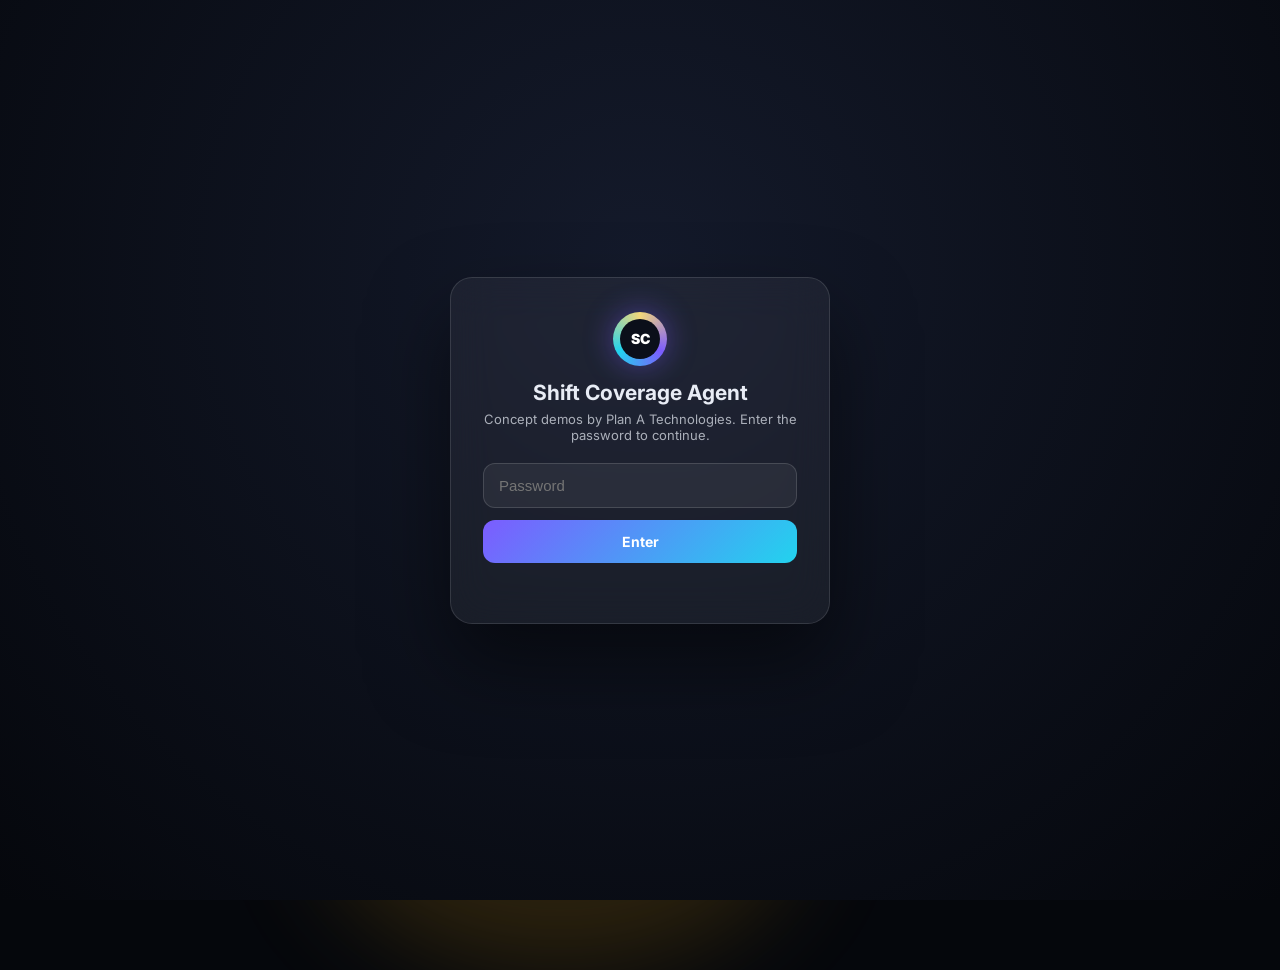
<file: v1-pulse/index.html>
<!DOCTYPE html>
<html lang="en">
<head>
<meta charset="utf-8">
<meta name="viewport" content="width=device-width, initial-scale=1">
<title>Shift Coverage · V1 Draft A · Resort Pulse</title>
<link href="https://fonts.googleapis.com/css2?family=Inter:wght@400;500;600;700;800&family=Manrope:wght@400;500;700;800&family=JetBrains+Mono:wght@500;700&display=swap" rel="stylesheet">
<style>
*{box-sizing:border-box;margin:0;padding:0}
html,body{width:100%;height:100%;overflow:hidden;background:#05070c}
body{font-family:Inter,system-ui,sans-serif;color:#e8ecf5}
button{font:inherit;color:inherit;background:none;border:0;cursor:pointer}
#app{position:absolute;left:50%;top:50%;width:1600px;height:900px;transform:translate(-50%,-50%) scale(var(--s,1))}
.aur{position:absolute;inset:-100px;filter:blur(60px);opacity:.75;pointer-events:none}
.aur i{position:absolute;border-radius:50%;animation:drift 22s ease-in-out infinite alternate}
@keyframes drift{to{transform:translate(80px,40px) scale(1.15)}}
.glass{background:linear-gradient(180deg,rgba(255,255,255,.065),rgba(255,255,255,.025));border:1px solid rgba(255,255,255,.09);backdrop-filter:blur(18px);box-shadow:inset 0 1px 0 rgba(255,255,255,.06),0 20px 50px rgba(0,0,0,.35)}
.top{position:absolute;left:40px;right:40px;top:22px;height:52px;display:flex;align-items:center;gap:18px}
.logo{display:flex;align-items:center;gap:12px}
.logo .m{width:38px;height:38px;border-radius:50%;background:conic-gradient(#f3d77a,#7c5cff,#22d3ee,#f3d77a);display:grid;place-items:center}
.logo .m i{width:28px;height:28px;border-radius:50%;background:#0b0f1a;display:grid;place-items:center;font-style:normal;font-size:11px;font-weight:800}
.logo b{font-family:Manrope;font-size:16px}.logo small{display:block;font-size:11.5px;opacity:.55}
.cmd{flex:0 0 560px;margin:0 auto;height:46px;border-radius:999px;display:flex;align-items:center;gap:12px;padding:0 8px 0 18px}
.cmd input{flex:1;background:none;border:0;outline:0;color:#fff;font-size:14px}
.cmd input::placeholder{color:rgba(232,236,245,.45)}
.cmd kbd{font-family:'JetBrains Mono';font-size:11px;padding:4px 8px;border-radius:8px;background:rgba(255,255,255,.08);opacity:.7}
.cmd .orb{position:relative;flex:0 0 36px;width:36px;height:36px;border-radius:50%;background:radial-gradient(circle at 35% 35%,#c4b5fd,#7c5cff 60%,#3b1d9a);box-shadow:0 0 18px rgba(124,92,255,.7);animation:breathe 3s ease-in-out infinite}
@keyframes breathe{50%{box-shadow:0 0 30px rgba(124,92,255,1)}}
.user{display:flex;align-items:center;gap:10px;font-size:13px}
.user .av{width:34px;height:34px;border-radius:50%;background:linear-gradient(135deg,#7c5cff,#22d3ee);display:grid;place-items:center;font-weight:800;font-size:12px}
.user small{display:block;opacity:.55;font-size:11px}
.event{font-size:12px;font-weight:700;padding:8px 14px;border-radius:999px;background:rgba(255,77,109,.12);border:1px solid rgba(255,77,109,.35);color:#ffb3c1}
.stats{position:absolute;left:40px;top:100px;width:1040px;display:flex;gap:14px}
.stat{flex:1;height:92px;border-radius:18px;padding:12px 18px;overflow:hidden}
.stat small{font-size:11px;letter-spacing:1px;text-transform:uppercase;opacity:.55}
.stat b{display:block;font-family:Manrope;font-weight:800;font-size:28px;line-height:1.15;margin-top:2px;letter-spacing:-.5px;transition:color .4s}
.stat em{display:block;font-style:normal;font-size:12px;opacity:.6;white-space:nowrap;overflow:hidden;text-overflow:ellipsis}
.pulse{position:absolute;left:40px;top:208px;width:1040px;bottom:30px;border-radius:22px;padding:16px 18px 10px}
.ph{display:flex;align-items:center;justify-content:space-between;margin-bottom:6px}
.ph h3{font-family:Manrope;font-size:17px}.ph p{font-size:12px;opacity:.55}
.axis{display:flex;margin-left:230px;font-size:10.5px;opacity:.45;font-family:'JetBrains Mono';position:relative;height:16px}
.axis span{position:absolute;transform:translateX(-50%)}
.lanes{position:relative;height:calc(100% - 50px);overflow-y:auto;overflow-x:hidden;scrollbar-width:none}
.lanes::-webkit-scrollbar{display:none}
.lane{display:flex;align-items:center;height:38px;flex-shrink:0;border-radius:12px;cursor:pointer;transition:background .25s,height .45s cubic-bezier(.3,1,.3,1);position:relative;overflow:hidden}
.lane:hover{background:rgba(255,255,255,.035)}
.lane.open{height:118px;background:rgba(255,255,255,.05);align-items:flex-start;padding-top:6px}
.lab{flex:0 0 230px;display:flex;align-items:center;gap:10px;padding-left:6px}
.lab .ic{width:28px;height:28px;border-radius:9px;display:grid;place-items:center;font-size:10.5px;font-weight:800;color:#05070c}
.lab>div{min-width:0}.lab b{font-size:13px;display:block;white-space:nowrap}.lab small{font-size:10.5px;opacity:.5;white-space:nowrap}
.lab .pc{margin-left:auto;margin-right:12px;font-family:'JetBrains Mono';font-size:11.5px;font-weight:700}
.lane svg{flex:1;height:38px;overflow:visible}
.det{position:absolute;left:236px;right:10px;top:42px;bottom:8px;display:flex;gap:10px;opacity:0;transition:opacity .3s .1s}
.lane.open .det{opacity:1}
.role{flex:1;border-radius:12px;padding:7px 12px;line-height:1.3;background:rgba(0,0,0,.25);border:1px solid rgba(255,255,255,.07);font-size:12px}
.role b{display:block;font-size:15px;font-family:Manrope;margin-top:1px}
.event-line{position:absolute;top:0;bottom:0;width:0;border-left:1px dashed rgba(255,77,109,.6);pointer-events:none}
.event-line span{position:absolute;top:-2px;left:6px;font-size:10px;font-weight:700;color:#ff8fa3;white-space:nowrap}
.crack{animation:crk 1.4s ease-in-out infinite}
@keyframes crk{50%{opacity:.35}}
.seal{animation:seal 1.2s ease-out}
@keyframes seal{0%{filter:brightness(3) drop-shadow(0 0 12px #fff)}100%{filter:none}}
.side{position:absolute;right:40px;top:100px;width:460px;bottom:30px;display:flex;flex-direction:column}
.side .ph{padding:0 4px}
.allBtn{font-size:12.5px;font-weight:700;padding:9px 14px;border-radius:999px;background:linear-gradient(135deg,#7c5cff,#22d3ee);color:#fff;box-shadow:0 8px 20px rgba(124,92,255,.35)}
.cards{position:relative;flex:1;margin-top:10px;perspective:1200px}
.pcard{position:absolute;left:0;right:0;border-radius:18px;background:linear-gradient(180deg,rgba(28,32,48,.96),rgba(16,19,30,.96))!important;padding:16px 18px 16px 18px;transition:transform .6s cubic-bezier(.3,1.2,.4,1),opacity .5s,top .6s cubic-bezier(.3,1,.3,1);cursor:pointer}
.pcard .suit{position:absolute;right:16px;top:12px;font-size:15px;opacity:.5}
.pcard .suit.r{color:#ff6b81}
.pcard .dept{font-size:11px;letter-spacing:1px;text-transform:uppercase;font-weight:700}
.pcard h4{font-family:Manrope;font-size:15.5px;margin-top:4px;line-height:1.3;padding-right:20px}
.pcard p{font-size:12.5px;opacity:.65;margin-top:6px;line-height:1.45}
.pcard .acts{display:flex;gap:8px;margin-top:12px;align-items:center}
.pcard .acts button{font-size:12px;font-weight:700;padding:8px 13px;border-radius:10px}
.pcard .ok{background:#fff;color:#0b0f1a}
.pcard .rv{background:rgba(255,255,255,.08)}
.pcard .tok{margin-left:auto;display:flex;gap:4px}
.tk{width:20px;height:20px;border-radius:50%;background:repeating-conic-gradient(var(--c) 0 30deg,rgba(255,255,255,.85) 30deg 40deg,var(--c) 40deg 60deg);box-shadow:0 2px 6px rgba(0,0,0,.4);position:relative}
.tk::after{content:'';position:absolute;inset:4px;border-radius:50%;background:var(--c)}
.pcard.gone{transform:translateX(120%) rotate(12deg);opacity:0;pointer-events:none}
.pcard.hl{box-shadow:0 0 0 2px #fff,0 20px 50px rgba(0,0,0,.4)}
.done{position:absolute;inset:0;display:grid;place-items:center;text-align:center;opacity:0;transition:opacity .6s;pointer-events:none}
.done.show{opacity:1}
.done b{font-family:Manrope;font-size:26px;display:block}
.toast{position:absolute;left:50%;top:84px;transform:translate(-50%,-10px);opacity:0;padding:10px 16px;border-radius:999px;font-size:13px;font-weight:600;transition:all .4s;pointer-events:none;z-index:10}
.toast.show{opacity:1;transform:translate(-50%,0)}
.draft{position:absolute;left:40px;bottom:8px;font-size:11px;opacity:.4}
.pcard .pst{display:flex;justify-content:space-between;align-items:center;font-size:10.5px;opacity:.75;margin-top:8px}
.pcard .pst em{font-style:normal;font-weight:800;padding:2px 8px;border-radius:999px;background:rgba(139,108,255,.22);color:#c4b5fd}
.pcard .pbar{height:4px;border-radius:2px;background:rgba(255,255,255,.1);margin-top:6px;overflow:hidden}.pcard .pbar u{display:block;height:100%;background:linear-gradient(90deg,#34d399,#22d3ee);transition:width .8s}
.pHint{position:absolute;left:22px;bottom:14px;font-size:12px;opacity:.85;display:flex;gap:8px;align-items:center}
.top .dmT,header .dmT{margin-right:12px}
</style>
</head>
<body>
<div id="app">
  <div class="aur"><i style="left:0;top:0;width:700px;height:500px;background:#3b1d9a"></i><i style="right:0;top:200px;width:600px;height:600px;background:#0e5a6e;animation-delay:-8s"></i><i style="left:500px;bottom:-100px;width:600px;height:400px;background:#5a4410;opacity:.6;animation-delay:-14s"></i></div>
  <div class="top">
    <div class="logo"><div class="m"><i>SC</i></div><div><b>Shift Coverage</b><small>Example Resort &amp; Casino</small></div></div>
    <form class="cmd glass" id="cmd"><div class="orb faceHost" id="orb"></div><input id="q" placeholder="Ask Shifty: “cover Saturday”, “who’s near overtime”, “move a server”"><kbd>⌘K</kbd></form>
    <span class="event">Sat Nov 21 · Fight Night</span>
    <div class="user"><div class="av">MR</div><div><b>Maya Rivers</b><small>VP, Resort Operations</small></div></div>
  </div>
  <div class="stats" id="stats"></div>
  <div class="pulse glass"><div class="ph"><div><h3>Resort pulse · Saturday</h3><p><span id="pSub">Every department across the day. Thickness is demand. Cracks are uncovered hours.</span></p></div><span style="font-size:12px;opacity:.6">Click a lane for detail</span></div>
    <div class="axis" id="axis"></div><div class="lanes" id="lanes"></div></div>
  <div class="side"><div class="ph"><div><h3>Drafted requests</h3><p>The agent checked licenses, hours and union rules</p></div><button class="allBtn" id="all">Review the plan</button></div>
    <div class="cards" id="cards"><div class="done" id="done"><div><b>Saturday is covered</b><span style="opacity:.6;font-size:13px">Every lane sealed. Offers are going out.</span></div></div></div></div>
  <div class="toast glass" id="toast"></div>
  <div class="draft">V1 · Draft A · Resort Pulse · concept</div>
</div>
<script src="../gate.js"></script>
<script src="../face.js"></script>
<script src="../datamode.js"></script>
<link rel="stylesheet" href="../flow/flow.css">
<script src="../flow/requests.js"></script>
<script src="../flow/flow.js"></script>
<script>
const DEPTS=[
 {k:'casino',n:'Casino Floor',s:'Table games',hc:142,c:'#f3d77a',cv:'night',g:[[14,20,2]],roles:[['Dealers',96,'2 short'],['Floor supervisors',22,'OK'],['Pit managers',8,'OK']]},
 {k:'slots',n:'Slot Operations',s:'Techs & attendants',hc:38,c:'#fbbf24',cv:'night',g:[],roles:[['Slot techs',14,'OK'],['Attendants',24,'OK']]},
 {k:'front',n:'Hotel Front Desk',s:'Check-in & concierge',hc:46,c:'#a78bfa',cv:'checkin',g:[[8,12,3]],roles:[['Desk agents',28,'3 short 2 to 6 PM'],['Concierge',10,'OK'],['PBX',8,'OK']]},
 {k:'hk',n:'Housekeeping',s:'Rooms & public areas',hc:210,c:'#c4b5fd',cv:'day',g:[],roles:[['Room attendants',168,'OK'],['Inspectors',22,'OK'],['House porters',20,'OK']]},
 {k:'valet',n:'Bell & Valet',s:'Arrivals',hc:54,c:'#22d3ee',cv:'event',g:[[11,18,6]],roles:[['Valet attendants',32,'6 short'],['Bell staff',18,'OK'],['Dispatch',4,'OK']]},
 {k:'sec',n:'Security',s:'Arena & property',hc:120,c:'#60a5fa',cv:'event',g:[[10,19,8]],roles:[['Officers',96,'8 short arena entry'],['Supervisors',16,'OK'],['Dispatch',8,'OK']]},
 {k:'steak',n:'Ember & Oak',s:'Steakhouse',hc:34,c:'#fb923c',cv:'dinner',g:[[11,17,2]],roles:[['Servers',14,'2 short 5 to 11 PM'],['Bartenders',6,'OK'],['Hosts',4,'OK']]},
 {k:'market',n:'The Market',s:'Buffet',hc:60,c:'#f97316',cv:'meals',g:[],roles:[['Attendants',38,'OK'],['Cooks',22,'OK']]},
 {k:'shop',n:'Resort Shop',s:'Retail',hc:18,c:'#f472b6',cv:'retail',g:[[12,16,1]],roles:[['Sales associates',14,'1 short 6 to 10 PM'],['Leads',4,'OK']]},
 {k:'it',n:'IT',s:'Systems & on-call',hc:22,c:'#34d399',cv:'flat',g:[],roles:[['On-call engineers',6,'OK'],['Help desk',16,'OK']]},
 {k:'evs',n:'Facilities & EVS',s:'Cleaning & engineering',hc:85,c:'#2dd4bf',cv:'flat',g:[[18,22,4]],roles:[['EVS crew',60,'4 short arena teardown'],['Engineers',25,'OK']]},
 {k:'grounds',n:'Grounds & Pool',s:'Outdoor',hc:30,c:'#4ade80',cv:'day',g:[],roles:[['Groundskeepers',18,'OK'],['Pool attendants',12,'OK']]},
 {k:'mkt',n:'Marketing & Events',s:'VIP & promotions',hc:16,c:'#e879f9',cv:'event',g:[[9,13,2]],roles:[['VIP hosts',10,'2 short 3 to 7 PM'],['Promotions',6,'OK']]}
];
const PROPS=[
 {d:'sec',t:'Cover arena entry with 5 internal officers and 3 contract officers',p:'Internal officers stay under 12 hrs and keep 10 hrs rest. Contract officers come from the approved vendor with valid guard cards.',tok:8},
 {d:'valet',t:'Move 4 cross-trained bell staff to valet, offer 2 on-call shifts',p:'Bell desk stays at minimum. All 4 hold valet driving clearance.',tok:6},
 {d:'casino',t:'Riley Chen and Morgan Reyes to High Limit Baccarat',p:'Both certified, free tonight, no overtime. Gaming licenses current.',tok:2},
 {d:'steak',t:'Offer Sections 5 and 6 to cross-trained servers',p:'Front Desk and The Market have qualified people. If more say yes than needed, union seniority decides.',tok:2},
 {d:'front',t:'Shift 2 concierge agents to the desk from 2 to 6 PM',p:'Covers the arrival wave. Concierge keeps one agent on the floor.',tok:2},
 {d:'evs',t:'Offer arena teardown to 4 overnight EVS crew',p:'Starts at midnight. Overnight crew is under weekly hours.',tok:4},
 {d:'mkt',t:'2 Players Club reps to VIP check-in',p:'Same CRM access. Back on Players Club by 7 PM.',tok:2},
 {d:'shop',t:'Extend one shop associate by 2 hours',p:'Stays within 10 hrs for the day.',tok:1}
];
const SUITS=['♠','♥','♦','♣'];
const filledK=k=>REQ[k]&&REQ[k].st?REQ[k].st.assigned.reduce((a,c)=>a+c.n,0):0;
const doneK=k=>REQ[k]&&REQ[k].st&&['FILLED','UNABLE_TO_FILL'].includes(REQ[k].st.status);
const resolved={has:k=>doneK(k)||(REQ[k]&&filledK(k)>=REQ[k].need)};
const SL={DRAFT:'Draft',PENDING_APPROVAL:'Pending approval',READY_FOR_OUTREACH:'Ready',OUTREACH_IN_PROGRESS:'Offers out',PARTIALLY_FILLED:'Partially filled',FILLED:'Filled',UNABLE_TO_FILL:'Unable to fill'};
const gapsOf=d=>{const f=filledK(d.k);return d.g.map(g=>[g[0],g[1],Math.max(0,g[2]-f)]).filter(g=>g[2]>0)};
const curve=(cv,h)=>{const t=(h+6)%24;
  return {night:t>=18||t<4?1:t<10?.25:.55, checkin:t>=13&&t<19?1:t>=7&&t<12?.6:.3, day:t>=8&&t<17?1:.25, event:t>=16||t<1?1:t>=12?.5:.2,
    dinner:t>=17&&t<23?1:t>=11&&t<15?.5:.1, meals:[7,8,12,13,18,19,20].includes(t)?1:.4, retail:t>=10&&t<23?.75:.1, flat:.5}[cv]};
const TOTAL=3400;
function shortHours(){return DEPTS.reduce((a,d)=>a+(resolved.has(d.k)?0:gapsOf(d).reduce((b,g)=>b+(g[1]-g[0])*g[2],0)),0)}
function openShifts(){return DEPTS.reduce((a,d)=>a+(resolved.has(d.k)?0:gapsOf(d).reduce((b,g)=>b+g[2],0)),0)}
function cov(){return Math.round((1-shortHours()/TOTAL)*1000)/10}
function deptCov(d){if(resolved.has(d.k)||!d.g.length)return 100;const sh=gapsOf(d).reduce((b,g)=>b+(g[1]-g[0])*g[2],0);return Math.round((1-sh/(d.hc*8*.9))*1000)/10}
function stats(){
  const p=PROPS.filter(x=>!resolved.has(x.d)&&(!REQ[x.d].st||REQ[x.d].st.status==='DRAFT')).length;
  document.getElementById('stats').innerHTML=[['Saturday coverage',cov()+'%',DM.roster?'of template hours':'of required hours',cov()>=99.9?'#5eead4':'#fff'],['Open shifts',openShifts(),'across '+DEPTS.filter(d=>d.g.length&&!resolved.has(d.k)).length+' departments',openShifts()?'#ffb3c1':'#5eead4'],['Requests drafted',p,'nothing sent until you review','#fff'],['Staff scheduled',(875+(36-openShifts())),'of 911 needed','#fff']]
   .map(s=>`<div class="stat glass"><small>${s[0]}</small><b style="color:${s[3]}">${s[1]}</b><em>${s[2]}</em></div>`).join('');
}
const W=790;
function laneSvg(d){
  const blkAvg=h=>{const b0=h<8?0:h<16?8:16;let t=0;for(let i=b0;i<b0+8;i+=.5)t+=curve(d.cv,i);return t/16};
  const X=h=>h/24*W, H=h=>3+11*((window.DM&&DM.roster)?blkAvg(Math.min(23.99,h)):curve(d.cv,h));
  const gaps=resolved.has(d.k)?[]:gapsOf(d);
  const inGap=h=>gaps.some(g=>h>=g[0]&&h<g[1]);
  let segs=[],cur=null;
  for(let h=0;h<=24;h+=.25){const gp=inGap(h)&&h<24;if(!gp){if(!cur){cur=[]};cur.push(h)}else if(cur){segs.push(cur);cur=null}}
  if(cur)segs.push(cur);
  const rib=segs.filter(s=>s.length>1).map(s=>{const top=s.map(h=>`${X(h).toFixed(1)},${(22-H(h)).toFixed(1)}`),bot=s.slice().reverse().map(h=>`${X(h).toFixed(1)},${(22+H(h)).toFixed(1)}`);return `<polygon points="${top.concat(bot).join(' ')}" fill="url(#g-${d.k})"/>`}).join('');
  const cracks=gaps.map(g=>{let p='';const x0=X(g[0]),x1=X(g[1]);const n=Math.max(4,Math.round((x1-x0)/10));for(let i=0;i<=n;i++){p+=`${(x0+(x1-x0)*i/n).toFixed(1)},${22+(i%2?-6:6)} `}
    return `<polyline class="crack" points="${p}" fill="none" stroke="#ff4d6d" stroke-width="1.6" style="filter:drop-shadow(0 0 4px #ff4d6d)"/>
     <g transform="translate(${(x0+x1)/2},22)"><circle r="11" fill="#1a0b12" stroke="#ff4d6d" stroke-width="1.5" stroke-dasharray="3 2.4"/><text y="3.5" text-anchor="middle" font-size="9.5" font-weight="800" fill="#ffb3c1" font-family="JetBrains Mono">−${g[2]}</text></g>`}).join('');
  return `<svg viewBox="0 0 ${W} 44" preserveAspectRatio="none"><defs><linearGradient id="g-${d.k}" x1="0" x2="1"><stop offset="0" stop-color="${d.c}" stop-opacity=".35"/><stop offset=".5" stop-color="${d.c}" stop-opacity=".95"/><stop offset="1" stop-color="${d.c}" stop-opacity=".5"/></linearGradient></defs>
   <line x1="0" x2="${W}" y1="22" y2="22" stroke="rgba(255,255,255,.05)"/>${rib}${cracks}</svg>`;
}
function lanes(){
  const L=document.getElementById('lanes');
  L.innerHTML=DEPTS.map(d=>{const c=deptCov(d);return `<div class="lane" data-k="${d.k}"><div class="lab"><div class="ic" style="background:${d.c}">${d.n.split(' ').map(w=>w[0]).join('').slice(0,2)}</div><div><b>${d.n}</b><small>${d.s} · ${d.hc}</small></div><span class="pc" style="color:${c>=99.9?'#5eead4':c>=97?'#fcd34d':'#ff8fa3'}">${c>=99.9?'100%':c+'%'}</span></div>${laneSvg(d)}
   <div class="det">${d.roles.map(r=>`<div class="role"><span style="opacity:.6">${r[0]}</span><b>${r[1]}</b><span style="font-size:11px;color:${r[2]==='OK'||resolved.has(d.k)?'#5eead4':'#ffb3c1'}">${resolved.has(d.k)?'Covered':r[2]!=='OK'&&filledK(d.k)?`${gapsOf(d).reduce((x,g)=>x+g[2],0)} still open`:r[2]}</span></div>`).join('')}</div></div>`}).join('')+
   `<div class="event-line" style="left:${230+13/24*W}px"><span>Doors 7 PM</span></div>`;
  document.querySelectorAll('.lane').forEach(l=>l.onclick=()=>{const was=l.classList.contains('open');document.querySelectorAll('.lane').forEach(x=>x.classList.remove('open'));if(!was){l.classList.add('open');setTimeout(()=>l.scrollIntoView({block:'nearest',behavior:'smooth'}),460)}highlight(l.dataset.k)});
}
function axis(){const a=document.getElementById('axis');a.innerHTML=[0,3,6,9,12,15,18,21,24].map(h=>{const t=(h+6)%24;return `<span style="left:${h/24*W}px">${t===0?'12a':t===12?'12p':t<12?t+'a':(t-12)+'p'}</span>`}).join('')}
function cards(){
  const C=document.getElementById('cards');[...C.querySelectorAll('.pcard')].forEach(x=>x.remove());
  PROPS.forEach((p,i)=>{const d=DEPTS.find(x=>x.k===p.d);const el=document.createElement('div');el.className='pcard glass';el.dataset.d=p.d;
    el.innerHTML=`<span class="suit ${i%4===1||i%4===2?'r':''}">${SUITS[i%4]}</span><div class="dept" style="color:${d.c}">${d.n} ${Flow.scenTags(REQ[p.d])}</div><h4>${p.t}</h4><p>${p.p}</p>
     <div class="pst"><em>${SL[REQ[p.d].st?REQ[p.d].st.status:'DRAFT']}</em><span>${filledK(p.d)} of ${REQ[p.d].need} filled</span></div><div class="pbar"><u style="width:${filledK(p.d)/REQ[p.d].need*100}%"></u></div>
     <div class="acts"><button class="ok">${REQ[p.d].st&&REQ[p.d].st.status!=='DRAFT'?'Continue':'Review'}</button><button class="rv">Show lane</button><div class="tok">${Array.from({length:Math.min(p.tok,6)},()=>`<span class="tk" style="--c:${d.c}"></span>`).join('')}${p.tok>6?`<span style="font-size:11px;opacity:.6;align-self:center">+${p.tok-6}</span>`:''}</div></div>`;
    el.querySelector('.ok').onclick=e=>{e.stopPropagation();review(p.d)};
    el.querySelector('.rv').onclick=e=>{e.stopPropagation();el.onclick()};
    el.onclick=()=>{const l=document.querySelector(`.lane[data-k="${p.d}"]`);document.querySelectorAll('.lane').forEach(x=>x.classList.remove('open'));l.classList.add('open');highlight(p.d)};
    C.appendChild(el)});
  stackCards();
}
function stackCards(){
  const live=[...document.querySelectorAll('.pcard')].filter(c=>!resolved.has(c.dataset.d));
  live.forEach((c,i)=>{c.style.top=(i<3?i*200:2*200+(i-2)*12)+'px';c.style.zIndex=50-i;c.style.transform=i<3?'none':`scale(${1-(i-2)*.03})`;c.style.opacity=i<3?1:Math.max(0,.7-(i-3)*.25)});
  document.getElementById('done').classList.toggle('show',!live.length);
  document.getElementById('all').style.opacity=live.length?1:.3;
}
function highlight(k){document.querySelectorAll('.pcard').forEach(c=>c.classList.toggle('hl',c.dataset.d===k));
  const live=[...document.querySelectorAll('.pcard')].filter(c=>!resolved.has(c.dataset.d));const idx=live.findIndex(c=>c.dataset.d===k);
  if(idx>2){const el=live[idx];el.parentNode.insertBefore(el,live[0]);stackCards()}}
const flowOpts={root:document.getElementById('app'),openOne:r=>review(r.dept),onEvent:(t,r,d)=>{
  if(t==='assigned'&&r&&r.dept)refresh(r.dept);else if(['status','close','planDone'].includes(t))refresh()}};
function refresh(k){const open=document.querySelector('.lane.open');const ok=open&&open.dataset.k;
  const wasDone=new Set([...document.querySelectorAll('.pcard.gone')].map(c=>c.dataset.d));
  lanes();if(ok)document.querySelector(`.lane[data-k="${ok}"]`).classList.add('open');
  if(k){const l=document.querySelector(`.lane[data-k="${k}"] svg`);if(l)l.classList.add('seal');faceHappy(document.getElementById('orb'),2000)}
  cards();PROPS.forEach(p=>{if(resolved.has(p.d)){const c=document.querySelector(`.pcard[data-d="${p.d}"]`);if(c)c.classList.add('gone')}});stats();setTimeout(stackCards,250)}
function review(k){const l=document.querySelector(`.lane[data-k="${k}"]`);if(l){document.querySelectorAll('.lane').forEach(x=>x.classList.remove('open'));l.classList.add('open');highlight(k)}Flow.open(REQ[k],flowOpts)}
function approve(k){review(k)}
document.getElementById('all').onclick=()=>{const l=PROPS.filter(p=>!resolved.has(p.d)&&(!REQ[p.d].st||REQ[p.d].st.status==='DRAFT')).map(p=>REQ[p.d]);if(l.length)Flow.openPlan(l,flowOpts);else toast('Every request is already moving')};
document.getElementById('cmd').onsubmit=e=>{e.preventDefault();const v=document.getElementById('q').value.toLowerCase();document.getElementById('q').value='';
  if(/saturday|cover|all/.test(v))document.getElementById('all').click();else toast('Draft: the agent would answer here. Try “cover Saturday”.')};
function toast(t){faceTalk(document.getElementById('orb'),1100);const el=document.getElementById('toast');el.textContent=t;el.classList.add('show');clearTimeout(el._t);el._t=setTimeout(()=>el.classList.remove('show'),2200)}
function fit(){document.getElementById('app').style.setProperty('--s',Math.min(innerWidth/1600,innerHeight/900))}
addEventListener('resize',fit);fit();
function dmPulse(){const t=document.getElementById('pSub');if(t)t.textContent=DM.roster?'Every department across the day. Thickness is people scheduled per shift. Cracks are gaps against your staffing template.':'Every department across the day. Thickness is demand. Cracks are uncovered hours.';
  let h=document.getElementById('pHint');if(DM.roster&&!h){document.querySelector('.pulse').insertAdjacentHTML('beforeend','<div id="pHint" class="pHint"><span class="dmBadge">Roster only</span> Demand isn’t connected, so lanes step by shift instead of following arrivals, covers and guest counts.</div>')}else if(!DM.roster&&h)h.remove()}
DM.mount(document.querySelector('.event'),{before:true});DM.on(()=>{dmPulse();refresh();toast(DM.roster?'Roster only: lanes show scheduled people vs your template':'Ops data on: lanes follow demand')});
scaGate('dark',()=>{document.getElementById('orb').innerHTML=agentFace();axis();stats();lanes();cards();dmPulse()});
</script>
<script>(function(){var l=document.querySelector('.logo');if(l){l.style.cursor='pointer';l.title='All prototypes';l.onclick=function(){location.href='../index.html'}}})()</script>
</body>
</html>
</file>
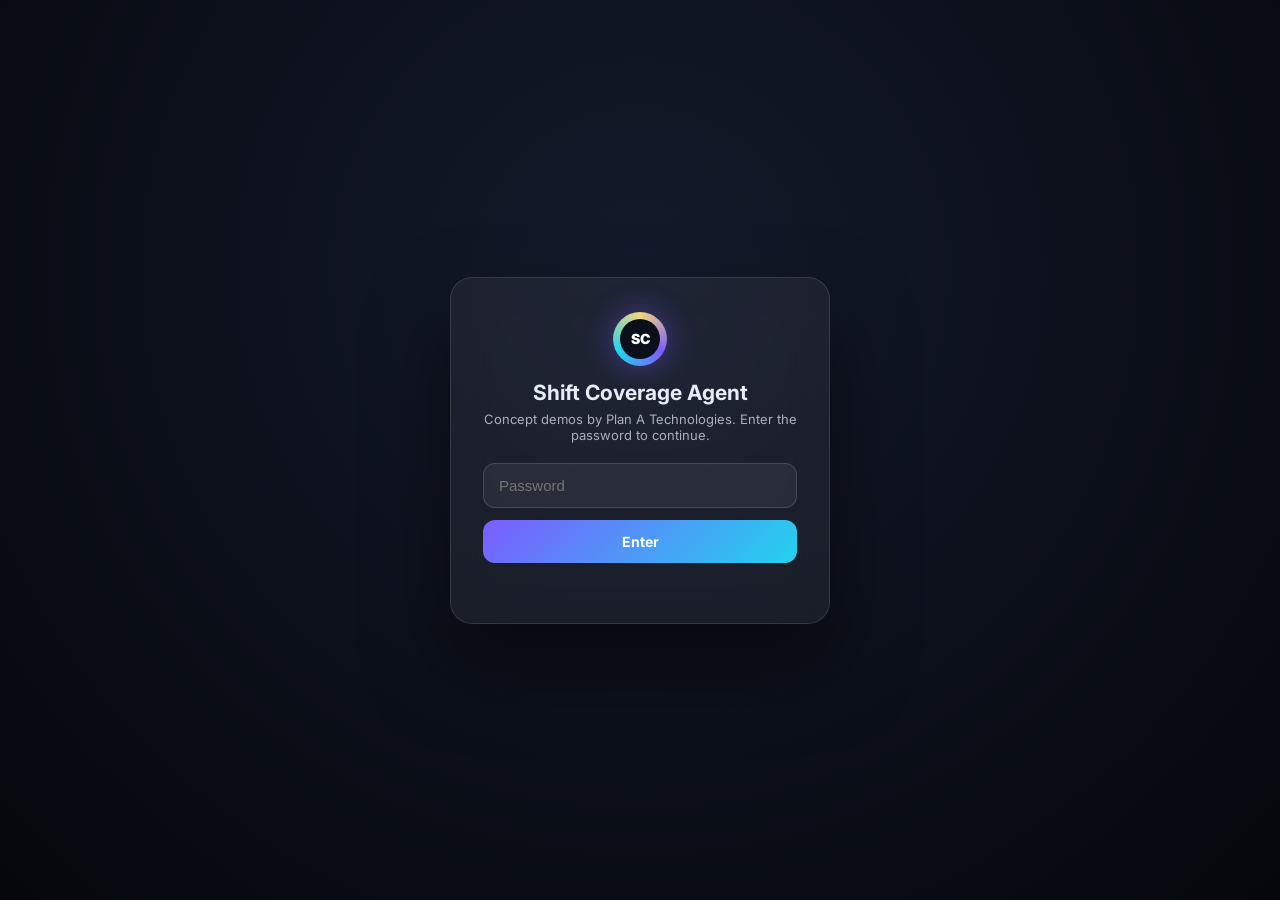
<file: v2-resort/index.html>
<!DOCTYPE html>
<html lang="en">
<head>
<meta charset="utf-8">
<meta name="viewport" content="width=device-width, initial-scale=1">
<title>Shift Coverage · V2 · The Resort</title>
<link href="https://fonts.googleapis.com/css2?family=Inter:wght@400;500;600;700;800;900&family=JetBrains+Mono:wght@500;700&family=Cormorant+Garamond:ital,wght@0,500;0,600;0,700;1,500&family=Caveat:wght@500;700&family=Playfair+Display:wght@600;700;800&family=Fredoka:wght@500;600;700&display=swap" rel="stylesheet">
<link rel="stylesheet" href="app.css">
<link rel="stylesheet" href="depts.css">
<link rel="stylesheet" href="setup.css">
<link rel="stylesheet" href="../flow/flow.css">
</head>
<body>
<div id="app">
  <div id="hub">
    <div class="sky"></div>
    <div id="world"><svg id="map" viewBox="0 0 1600 900" width="1600" height="900"></svg><div id="pins"></div></div>
    <div class="hud-top hudEl">
      <div class="logo"><div class="m"><i>SC</i></div><div><b>Example Resort &amp; Casino</b><small>Shift Coverage · Resort view</small></div></div>
      <div class="hp"><div class="row"><span>Saturday coverage · <span id="hpo"></span></span><b id="hpv"></b></div><div class="bar"><u id="hpb"></u></div></div>
      <button class="setupBtn" id="guideBtn" onclick="demoGuide()" style="white-space:nowrap">🎬 Demos</button><button class="setupBtn" onclick="openSetup()" style="white-space:nowrap">⚙ Resort setup</button>
      <div class="evpill">⚑ Fight Night <small>Sat Nov 21 · 3 days out</small></div>
      <div class="user"><div class="av">MR</div><div><b>Maya Rivers</b><small>VP, Resort Operations</small></div></div>
    </div>
    <div class="board hudEl"><div class="bh"><h3>Needs you <span id="bcount"></span></h3><p>Requests, decisions and approvals from every department</p>
      <div class="tabs"><button class="on" data-f="all">All</button><button data-f="request">Requests</button><button data-f="conflict">Decisions</button><button data-f="approval">Approvals</button></div></div>
      <div class="mlist" id="mlist"></div></div>
    <div class="npc hudEl"><div class="orb faceHost" id="npcOrb"></div><div class="say" id="say"></div></div>
    <div class="tip hudEl">Click any building or pin to go inside</div>
    <div class="hovercard" id="hovercard"></div>
    <div class="banner" id="banner"><b>SATURDAY SECURED</b><span>Every department covered for fight night</span></div>
  </div>
  <div id="dept"></div>
  <div id="setup"></div>
  <div class="toast" id="toast"></div>
</div>
<script src="../gate.js"></script>
<script src="../face.js"></script>
<script src="../datamode.js"></script>
<script src="data.js"></script>
<script src="../flow/requests.js"></script>
<script src="../flow/flow.js"></script>
<script src="hub.js"></script>
<script src="depts.js"></script>
<script src="setup.js"></script>
<script src="roster.js"></script>
<script>scaGate('dark',bootHub)</script>
<script>(function(){var l=document.querySelector('.logo');if(l){l.style.cursor='pointer';l.title='All prototypes';l.onclick=function(){location.href='../index.html'}}})()</script>
</body>
</html>
</file>
<file: flow/flow.css>
/* ===== Shared coverage flow panel (same in every concept) ===== */
.fl-wrap{position:absolute;inset:0;z-index:300;pointer-events:none;font-family:Inter,system-ui,sans-serif}
.fl-dim{position:absolute;inset:0;background:linear-gradient(90deg,rgba(4,5,14,.05),rgba(4,5,14,.45));pointer-events:auto;opacity:0;transition:opacity .35s}
.fl-wrap.on .fl-dim{opacity:1}
.fl-panel{position:absolute;right:16px;top:16px;bottom:16px;width:560px;border-radius:24px;pointer-events:auto;display:flex;flex-direction:column;overflow:hidden;color:#eef0ff;
  background:linear-gradient(180deg,#16162e,#0c0c1c);border:1px solid rgba(255,255,255,.12);box-shadow:0 30px 80px rgba(0,0,0,.55),inset 0 1px 0 rgba(255,255,255,.06);
  transform:translateX(110%);transition:transform .5s cubic-bezier(.3,1,.3,1)}
.fl-wrap.on .fl-panel{transform:none}
.fl-panel::before{content:'';position:absolute;left:0;right:0;top:0;height:4px;background:var(--fa)}
.fl-hd{padding:20px 22px 12px;border-bottom:1px solid rgba(255,255,255,.07)}
.fl-hd .r1{display:flex;align-items:center;gap:12px}
.fl-hd .dot{width:12px;height:12px;border-radius:50%;background:var(--fa);box-shadow:0 0 12px var(--fa);flex:0 0 12px}
.fl-hd small{display:block;font-size:11px;font-weight:700;letter-spacing:.8px;text-transform:uppercase;opacity:.6}
.fl-hd b.t{display:block;font-size:19px;font-weight:800;margin-top:1px}
.fl-hd .sp{flex:1}
.fl-ib{width:36px;height:36px;border-radius:11px;background:rgba(255,255,255,.07);border:1px solid rgba(255,255,255,.1);display:grid;place-items:center;font-size:15px;cursor:pointer;color:#eef0ff}
.fl-ib.on{background:rgba(255,255,255,.18)}
.fl-meta{display:flex;gap:8px;flex-wrap:wrap;margin-top:10px}
.fl-meta span{font-size:11.5px;font-weight:600;padding:4px 9px;border-radius:8px;background:rgba(255,255,255,.06)}
.fl-pill{font-size:11px;font-weight:800;padding:5px 10px;border-radius:999px;white-space:nowrap;letter-spacing:.3px}
.fl-pill.DRAFT{background:rgba(255,255,255,.1)}.fl-pill.PENDING_APPROVAL{background:rgba(167,139,250,.25);color:#ddd6fe}
.fl-pill.READY_FOR_OUTREACH{background:rgba(34,211,238,.18);color:#a5f3fc}.fl-pill.OUTREACH_IN_PROGRESS{background:rgba(59,130,246,.25);color:#bfdbfe}
.fl-pill.PARTIALLY_FILLED{background:rgba(245,158,11,.22);color:#fde68a}.fl-pill.FILLED{background:rgba(16,185,129,.22);color:#a7f3d0}
.fl-pill.UNABLE_TO_FILL{background:rgba(244,63,94,.2);color:#fecdd3}
.fl-steps{display:flex;gap:4px;margin-top:14px}
.fl-steps div{flex:1;text-align:center;font-size:10px;font-weight:700;letter-spacing:.3px;opacity:.45;position:relative;padding-top:10px}
.fl-steps div::before{content:'';position:absolute;left:0;right:0;top:0;height:4px;border-radius:4px;background:rgba(255,255,255,.12)}
.fl-steps div.done{opacity:.85}.fl-steps div.done::before{background:var(--fa)}
.fl-steps div.cur{opacity:1}.fl-steps div.cur::before{background:linear-gradient(90deg,var(--fa),rgba(255,255,255,.5));box-shadow:0 0 10px var(--fa)}
.fl-body{flex:1;overflow-y:auto;padding:16px 22px 10px;scrollbar-width:thin}
.fl-ag{display:flex;gap:12px;align-items:flex-start;margin-bottom:14px}
.fl-ag .fo{position:relative;flex:0 0 40px;height:40px;border-radius:50%;background:radial-gradient(circle at 35% 30%,#efe9ff,#8b6cff 42%,#3b1d9a 78%);box-shadow:0 0 18px rgba(124,92,255,.6)}
.fl-ag p{flex:1;font-size:13.5px;line-height:1.5;padding:10px 13px;border-radius:14px 14px 14px 4px;background:rgba(255,255,255,.06);border:1px solid rgba(255,255,255,.08)}
.fl-quote{border-radius:14px;padding:12px 14px;background:rgba(0,0,0,.25);border:1px dashed rgba(255,255,255,.16);font-size:14px;line-height:1.6}
.fl-quote small{display:block;font-size:10.5px;font-weight:800;letter-spacing:1px;text-transform:uppercase;opacity:.5;margin-bottom:4px}
.fl-quote mark{color:#fff;border-radius:5px;padding:1px 4px;animation:mk .6s ease both}
.fl-quote mark.need{background:rgba(244,114,182,.35)}.fl-quote mark.when{background:rgba(34,211,238,.3)}.fl-quote mark.loc{background:rgba(250,204,21,.3)}.fl-quote mark.role{background:rgba(167,139,250,.35)}
@keyframes mk{from{background:transparent}}
.fl-grid{display:grid;grid-template-columns:1fr 1fr;gap:10px;margin-top:12px}
.fl-card{border-radius:14px;padding:11px 13px;background:rgba(255,255,255,.045);border:1px solid rgba(255,255,255,.09);animation:fin2 .4s ease both}
@keyframes fin2{from{opacity:0;transform:translateY(6px)}to{opacity:1;transform:none}}
.fl-card .k{font-size:10.5px;font-weight:700;letter-spacing:.7px;text-transform:uppercase;opacity:.55}
.fl-card .v{font-size:14px;font-weight:700;margin-top:3px;display:flex;align-items:center;gap:8px;flex-wrap:wrap}
.fl-card .v button{width:26px;height:26px;border-radius:8px;background:rgba(255,255,255,.1);color:#fff;font-weight:800;cursor:pointer;border:0}
.fl-chip{font-size:11px;font-weight:700;padding:3px 8px;border-radius:7px;background:rgba(255,255,255,.1)}
.fl-seg{display:flex;gap:4px}.fl-seg button{font-size:11.5px;font-weight:700;padding:5px 9px;border-radius:8px;background:rgba(255,255,255,.07);color:#eef0ff;border:0;cursor:pointer}
.fl-seg button.on{background:var(--fa);color:#0b0b1c}
.fl-note{font-size:12px;opacity:.6;margin-top:12px;display:flex;gap:8px;align-items:center}
.fl-foot{padding:14px 22px 18px;border-top:1px solid rgba(255,255,255,.07);display:flex;gap:10px;align-items:center}
.fl-foot .sp{flex:1}
.fl-btn{font-size:13.5px;font-weight:800;padding:12px 18px;border-radius:12px;border:0;cursor:pointer;background:rgba(255,255,255,.09);color:#eef0ff;transition:transform .15s,opacity .2s}
.fl-btn:hover{transform:translateY(-1px)}
.fl-btn.pri{background:#fff;color:#0b0b1c}
.fl-btn.acc{background:var(--fa);color:#0b0b1c}
.fl-btn:disabled{opacity:.35;cursor:not-allowed;transform:none}
.fl-rows{display:flex;flex-direction:column;gap:6px}
.fl-row{display:flex;align-items:center;gap:10px;padding:9px 11px;border-radius:12px;background:rgba(255,255,255,.04);border:1px solid rgba(255,255,255,.07);font-size:13px;animation:fin2 .35s ease both}
.fl-row .av{width:30px;height:30px;border-radius:50%;display:grid;place-items:center;font-size:11px;font-weight:800;background:rgba(255,255,255,.12);flex:0 0 30px}
.fl-row .nm{flex:1;min-width:0}.fl-row .nm b{display:block;font-size:13px}.fl-row .nm small{display:block;font-size:11px;opacity:.6;white-space:nowrap;overflow:hidden;text-overflow:ellipsis}
.fl-row.no{opacity:.55}
.fl-tag{font-size:10.5px;font-weight:800;padding:3px 8px;border-radius:7px;white-space:nowrap}
.fl-tag.ok{background:rgba(16,185,129,.2);color:#a7f3d0}.fl-tag.no{background:rgba(244,63,94,.18);color:#fecdd3}.fl-tag.wait{background:rgba(255,255,255,.1);color:#ddd}
.fl-tag.sent{background:rgba(59,130,246,.22);color:#bfdbfe}.fl-tag.open{background:rgba(167,139,250,.22);color:#ddd6fe}
.fl-spin{width:14px;height:14px;border-radius:50%;border:2px solid rgba(255,255,255,.25);border-top-color:#fff;animation:flsp .7s linear infinite}
@keyframes flsp{to{transform:rotate(360deg)}}
.fl-kpis{display:grid;grid-template-columns:repeat(4,1fr);gap:8px;margin-bottom:12px}
.fl-kpis div{border-radius:12px;padding:9px 10px;background:rgba(255,255,255,.05);text-align:center}
.fl-kpis b{display:block;font-size:22px;font-weight:900}.fl-kpis small{font-size:10.5px;opacity:.6}
.fl-msg{border-radius:16px;padding:14px;background:rgba(0,0,0,.28);border:1px solid rgba(255,255,255,.08)}
.fl-bub{max-width:88%;padding:11px 14px;border-radius:18px 18px 18px 4px;background:#2a2d48;font-size:13.5px;line-height:1.45}
.fl-bub u{color:#7dd3fc}
.fl-pol{border-radius:12px;padding:10px 12px;margin-bottom:10px;background:rgba(250,204,21,.1);border:1px solid rgba(250,204,21,.3);font-size:12.5px;line-height:1.45}
.fl-pol b{color:#fde68a}
.fl-cmp{display:grid;gap:8px;margin-top:6px}
.fl-cmpc{border-radius:16px;padding:12px;background:rgba(255,255,255,.045);border:2px solid rgba(255,255,255,.08);cursor:pointer;transition:all .2s;position:relative}
.fl-cmpc.sel{border-color:var(--fa);background:rgba(255,255,255,.08)}
.fl-cmpc .rec{position:absolute;right:10px;top:10px;font-size:10px;font-weight:800;padding:3px 7px;border-radius:6px;background:rgba(250,204,21,.22);color:#fde68a}
.fl-cmpc .hd{display:flex;align-items:center;gap:10px}.fl-cmpc .hd b{font-size:15px}
.fl-cmpc .hd small{display:block;font-size:11px;opacity:.6}
.fl-fac{display:grid;grid-template-columns:repeat(4,1fr);gap:6px;margin-top:10px}
.fl-fac div{border-radius:9px;padding:6px 7px;background:rgba(0,0,0,.22);font-size:10px;opacity:.95}
.fl-fac div b{display:block;font-size:14px;margin-top:1px}
.fl-fac .good b{color:#5effc8}.fl-fac .bad b{color:#ff8fab}
.fl-ta{width:100%;margin-top:10px;border-radius:12px;padding:10px 12px;background:rgba(255,255,255,.06);border:1px solid rgba(255,255,255,.14);color:#fff;font:inherit;font-size:13px;resize:none;outline:0}
.fl-warn{font-size:12px;font-weight:700;color:#fda4af;margin-top:8px}
.fl-opt{border-radius:16px;padding:14px;margin-top:12px;background:linear-gradient(160deg,rgba(124,92,255,.18),rgba(34,211,238,.08));border:1px solid rgba(124,92,255,.4)}
.fl-opt b{font-size:15px}.fl-opt p{font-size:12.5px;opacity:.75;margin-top:5px;line-height:1.45}
.fl-hist{position:absolute;left:0;right:0;top:0;bottom:0;background:rgba(12,12,28,.98);padding:18px 22px;overflow-y:auto;z-index:5;display:none}
.fl-hist.show{display:block}
.fl-ev{display:flex;gap:12px;padding:10px 0;border-bottom:1px solid rgba(255,255,255,.06);font-size:13px}
.fl-ev i{flex:0 0 10px;height:10px;border-radius:50%;margin-top:5px;background:var(--fa)}
.fl-ev small{display:block;font-size:11px;opacity:.55;margin-top:2px}
.fl-ev time{margin-left:auto;font-size:11px;opacity:.5;white-space:nowrap;font-family:'JetBrains Mono',monospace}
.fl-big{text-align:center;padding:16px 0 10px}
.fl-big .ck{width:74px;height:74px;border-radius:50%;margin:0 auto;display:grid;place-items:center;background:#10b981;color:#fff;font-size:36px;box-shadow:0 0 0 10px rgba(16,185,129,.15);animation:pop3 .6s cubic-bezier(.3,1.6,.5,1)}
.fl-big .ck.amber{background:#f59e0b;box-shadow:0 0 0 10px rgba(245,158,11,.15)}.fl-big .ck.red{background:#f43f5e;box-shadow:0 0 0 10px rgba(244,63,94,.15)}
@keyframes pop3{from{transform:scale(.3)}to{transform:none}}
.fl-big h3{font-size:22px;margin-top:14px}.fl-big p{font-size:13px;opacity:.7;margin-top:4px}
.fl-wv{display:flex;align-items:center;gap:8px;font-size:12px;font-weight:700;cursor:pointer;opacity:.8}
.fl-wv i{width:30px;height:17px;border-radius:999px;background:rgba(255,255,255,.2);position:relative;transition:background .2s}
.fl-wv i::after{content:'';position:absolute;top:2px;left:2px;width:13px;height:13px;border-radius:50%;background:#fff;transition:left .2s}
.fl-wv.on i{background:#10b981}.fl-wv.on i::after{left:15px}
.fl-prog{height:8px;border-radius:6px;background:rgba(255,255,255,.08);overflow:hidden;margin-top:6px}
.fl-prog u{display:block;height:100%;background:var(--pc,#10b981);text-decoration:none;transition:width .5s}
/* worker phone */
.fl-phone{position:absolute;right:600px;top:50%;width:300px;height:620px;margin-top:-310px;border-radius:46px;background:#0a0a0f;padding:12px;pointer-events:none;
  box-shadow:0 0 0 2px #2a2a35,0 40px 80px rgba(0,0,0,.6);transform:translateY(40px) scale(.9);opacity:0;transition:all .45s cubic-bezier(.3,1.2,.4,1)}
.fl-phone.show{opacity:1;transform:none}
.fl-phone .scr{position:relative;width:100%;height:100%;border-radius:36px;overflow:hidden;background:linear-gradient(180deg,#f7f7fb,#eceef5);color:#111}
.fl-phone .notch{position:absolute;left:50%;top:8px;width:96px;height:26px;margin-left:-48px;border-radius:14px;background:#0a0a0f;z-index:5}
.fl-phone .stat{display:flex;justify-content:space-between;padding:12px 26px 0;font-size:12px;font-weight:700}
.fl-phone .lbl{position:absolute;left:0;right:0;top:-34px;text-align:center;color:#c4b5fd;font-size:12px;font-weight:800;letter-spacing:1px;text-transform:uppercase}
.ph-notif{margin:40px 14px 0;border-radius:18px;padding:12px 14px;background:rgba(255,255,255,.85);box-shadow:0 8px 20px rgba(0,0,0,.12);font-size:12.5px;line-height:1.4;animation:phn .5s cubic-bezier(.3,1.4,.5,1) both}
@keyframes phn{from{transform:translateY(-60px);opacity:0}}
.ph-notif b{font-size:12px}.ph-notif u{color:#2563eb}
.ph-page{position:absolute;inset:0;padding:54px 18px 18px;background:#f4f5fa;animation:phs .4s ease both}
@keyframes phs{from{transform:translateX(100%)}}
.ph-card{border-radius:20px;background:#fff;padding:18px;box-shadow:0 6px 20px rgba(0,0,0,.06)}
.ph-card small{display:block;font-size:11px;color:#666;font-weight:600}
.ph-card h4{font-size:18px;margin:6px 0 10px}
.ph-card .ln{font-size:12.5px;padding:6px 0;border-bottom:1px solid #eee;display:flex;justify-content:space-between}
.ph-acc{display:block;width:100%;margin-top:14px;padding:13px;border-radius:14px;background:#10b981;color:#fff;font-weight:800;font-size:14px;border:0;transition:transform .15s}
.ph-acc.tap{transform:scale(.95);filter:brightness(.9)}
.ph-dec{display:block;width:100%;margin-top:8px;padding:12px;border-radius:14px;background:#fff;color:#444;font-weight:700;font-size:13.5px;border:1.5px solid #ddd}
.ph-help{font-size:10.5px;color:#777;margin-top:10px;line-height:1.4}
.ph-done{text-align:center;padding-top:110px}
.ph-done .c{width:64px;height:64px;border-radius:50%;margin:0 auto;background:#10b981;color:#fff;display:grid;place-items:center;font-size:30px;animation:pop3 .5s cubic-bezier(.3,1.6,.5,1)}
.ph-finger{position:absolute;width:44px;height:44px;border-radius:50%;background:rgba(124,92,255,.35);border:2px solid rgba(124,92,255,.8);z-index:9;transition:all .6s cubic-bezier(.3,1,.3,1);pointer-events:none}

.fl-seg button{min-width:48px;white-space:nowrap}

/* full worker simulation */
.fl-phone.stay{transition:opacity .4s,transform .4s}
.fl-phone.buzz{animation:phBuzz .12s linear 5}
@keyframes phBuzz{0%,100%{transform:translateX(0)}25%{transform:translateX(-4px) rotate(-1deg)}75%{transform:translateX(4px) rotate(1deg)}}
.fl-phone.wait .scr{filter:saturate(.85)}
.ph-lock{position:absolute;inset:0;background:linear-gradient(170deg,#1e3a8a,#6d28d9 55%,#be185d);color:#fff;text-align:center;padding-top:62px;animation:phs .4s ease both}
.ph-lock .lt{font-size:56px;font-weight:300;letter-spacing:-1px}.ph-lock .ld{font-size:13px;opacity:.85;margin-top:2px}
.ph-notif.lk{text-align:left;margin:34px 12px 0;color:#111;transition:transform .2s}
.ph-notif.lk.tap{transform:scale(.96)}
.ph-notif .nh{display:flex;align-items:center;gap:6px;font-size:10.5px;color:#555;margin-bottom:4px}.ph-notif .nh i{font-style:normal}.ph-notif .nh span{margin-left:auto}
.ph-notif p{font-size:12.5px;margin-top:2px;line-height:1.4}
.ph-thr{position:absolute;inset:0;background:#fff;animation:phs .35s ease both;display:flex;flex-direction:column}
.ph-thr .th{padding:44px 12px 10px;border-bottom:1px solid #eee;background:#f7f7f9;position:relative;text-align:center}
.ph-thr .bk{position:absolute;left:14px;top:56px;font-size:24px;color:#2563eb}
.ph-thr .who i{display:grid;place-items:center;width:38px;height:38px;border-radius:50%;margin:0 auto;background:linear-gradient(135deg,#0ea5a4,#2563eb);color:#fff;font-style:normal;font-weight:800;font-size:13px}
.ph-thr .who b{display:block;font-size:12.5px;margin-top:4px}.ph-thr .who small{font-size:10px;color:#888}
.ph-thr .msgs{flex:1;padding:14px 12px;display:flex;flex-direction:column;gap:8px;overflow:hidden}
.bub{max-width:84%;padding:9px 12px;border-radius:18px;font-size:12.5px;line-height:1.4;animation:bubIn .35s cubic-bezier(.3,1.4,.5,1) both}
.bub.in{background:#e9e9eb;color:#111;border-bottom-left-radius:6px;align-self:flex-start}
.bub.in.good{background:#d1fae5}
.bub.out{background:#2563eb;color:#fff;border-bottom-right-radius:6px;align-self:flex-end}
.bub u{color:#2563eb;transition:background .2s}.bub u.tap{background:#bfdbfe}
@keyframes bubIn{from{opacity:0;transform:translateY(8px) scale(.96)}}
.ts{font-size:10px;color:#999;text-align:center}
.ph-page.web{padding-top:44px}
.ph-url{font-size:11px;color:#555;background:#e9e9ee;border-radius:10px;padding:7px 10px;margin:0 0 12px;text-align:center}
.ph-done p{font-size:12.5px;color:#555;margin-top:6px;padding:0 20px;line-height:1.45}
.ph-cal{align-self:center;margin-top:6px;font-size:12.5px;font-weight:800;padding:9px 16px;border-radius:12px;background:#fff;border:1.5px solid #2563eb;color:#2563eb;transition:transform .15s}
.ph-cal.tap{transform:scale(.95)}.ph-cal.done{background:#10b981;border-color:#10b981;color:#fff}
.ph-finger.press{transform:scale(.8);background:rgba(124,92,255,.55)}

/* demo scenario tags (shared) */
.scn{display:inline-flex;align-items:center;gap:4px;font-size:10.5px;font-weight:800;padding:2px 8px;border-radius:999px;white-space:nowrap;letter-spacing:.2px;font-family:Inter,sans-serif;vertical-align:middle}
.scn-call{background:#7c3aed;color:#fff;box-shadow:0 0 0 2px rgba(124,58,237,.25)}
.scn-bonus{background:#d97706;color:#fff;box-shadow:0 0 0 2px rgba(217,119,6,.25)}

.fl-phone.stay .lbl{top:auto;bottom:-30px}

/* warning before assigning while offers are still out */
.fl-confirm{position:absolute;inset:0;z-index:30;display:grid;place-items:center;padding:24px;background:rgba(6,6,16,.6);backdrop-filter:blur(3px);animation:fin2 .2s ease both}
.fl-cbox{border-radius:20px;padding:20px 20px 16px;background:#1b1b38;border:1px solid rgba(255,255,255,.14);box-shadow:0 30px 60px rgba(0,0,0,.5)}
.fl-cic{width:36px;height:36px;border-radius:50%;display:grid;place-items:center;font-weight:900;font-size:18px;background:#f59e0b;color:#1a1000}
.fl-cbox h4{font-size:17px;margin-top:12px}.fl-cbox p{font-size:13px;line-height:1.5;opacity:.85;margin-top:6px}
.fl-cact{display:flex;justify-content:flex-end;gap:8px;margin-top:16px}
</file>
<file: v2-resort/app.css>
*{box-sizing:border-box;margin:0;padding:0}
html,body{width:100%;height:100%;overflow:hidden;background:#04050c}
body{font-family:Inter,system-ui,sans-serif;color:#eef0ff}
button{font:inherit;color:inherit;background:none;border:0;cursor:pointer}
#app{position:absolute;left:50%;top:50%;width:1600px;height:900px;transform:translate(-50%,-50%) scale(var(--s,1));overflow:hidden}
.mono{font-family:'JetBrains Mono',monospace}

/* ================= HUB ================= */
#hub{position:absolute;inset:0;transition:opacity .6s}
#hub.away{pointer-events:none}
.sky{position:absolute;inset:0;background:radial-gradient(ellipse 80% 60% at 45% 20%,#1d1648 0%,#0c0b24 45%,#04050c 100%)}
.sky::after{content:'';position:absolute;inset:0;background-image:radial-gradient(1px 1px at 12% 18%,#fff,transparent),radial-gradient(1px 1px at 32% 8%,#fff,transparent),radial-gradient(1.5px 1.5px at 52% 14%,#cfe,transparent),radial-gradient(1px 1px at 72% 6%,#fff,transparent),radial-gradient(1px 1px at 88% 22%,#fff,transparent),radial-gradient(1px 1px at 22% 32%,#fff,transparent),radial-gradient(1px 1px at 64% 28%,#ffd,transparent);background-size:700px 400px;opacity:.55;animation:twk 6s ease-in-out infinite alternate}
@keyframes twk{to{opacity:.25}}
#world{position:absolute;left:0;top:0;width:1600px;height:900px;transform-origin:0 0;transition:transform 1.1s cubic-bezier(.65,0,.3,1),filter 1.1s}
#world.zoom{filter:brightness(1.1) saturate(1.1)}
#map{position:absolute;inset:0}
.win{transition:fill .4s}
.win.tw{animation:wtw 7s ease-in-out infinite}
@keyframes wtw{0%,100%{opacity:1}50%{opacity:.35}}
.marq{animation:chase 1.2s steps(2) infinite}
@keyframes chase{50%{opacity:.2}}
.beam{transform-box:view-box;animation:sweep 7s ease-in-out infinite alternate;mix-blend-mode:screen}
@keyframes sweep{from{transform:rotate(-22deg)}to{transform:rotate(22deg)}}
.poolw{animation:shimmer 3s ease-in-out infinite alternate}
@keyframes shimmer{to{opacity:.55}}
.bld{cursor:pointer;transition:filter .25s}
.bld:hover,.bld.hot{filter:brightness(1.35) drop-shadow(0 0 14px rgba(255,255,255,.25))}

/* pins */
#pins{position:absolute;inset:0;pointer-events:none}
.pin{position:absolute;pointer-events:auto;cursor:pointer;transform:translate(-50%,-100%);display:flex;flex-direction:column;align-items:center;animation:bob 2.6s ease-in-out infinite}
.pin:nth-child(2n){animation-delay:-1.3s}.pin:nth-child(3n){animation-delay:-.6s}
@keyframes bob{50%{margin-top:-7px}}
.pin .dia{width:38px;height:38px;transform:rotate(45deg);border-radius:9px;display:grid;place-items:center;background:linear-gradient(135deg,var(--c),color-mix(in srgb,var(--c) 45%,#000));border:2px solid rgba(255,255,255,.85);box-shadow:0 0 0 4px rgba(0,0,0,.35),0 8px 18px rgba(0,0,0,.5),0 0 24px color-mix(in srgb,var(--c) 70%,transparent);transition:transform .25s}
.pin .dia b{transform:rotate(-45deg);font-size:15px;font-weight:900;color:#0a0a14;text-shadow:0 1px 0 rgba(255,255,255,.4)}
.pin .stem{width:2px;height:16px;background:linear-gradient(rgba(255,255,255,.8),transparent);margin-top:2px}
.pin .bd{position:absolute;top:-10px;right:-14px;min-width:22px;height:22px;padding:0 6px;border-radius:11px;background:#ff3d6e;color:#fff;font-size:11.5px;font-weight:800;display:grid;place-items:center;box-shadow:0 0 0 3px #0b0b1c,0 0 16px #ff3d6e;animation:bdp 1.6s ease-in-out infinite}
.pin .bd.am{background:#f59e0b;box-shadow:0 0 0 3px #0b0b1c,0 0 16px #f59e0b}
@keyframes bdp{50%{transform:scale(1.12)}}
.pin .lb{position:absolute;top:calc(100% + 2px);white-space:nowrap;font-size:11.5px;font-weight:700;padding:4px 9px;border-radius:999px;background:rgba(8,8,22,.82);border:1px solid rgba(255,255,255,.12);opacity:0;transform:translateY(-4px);transition:all .2s;pointer-events:none}
.pin:hover .lb,.pin.hot .lb{opacity:1;transform:none}
.pin:hover .dia,.pin.hot .dia{transform:rotate(45deg) scale(1.15)}
.pin.ok .dia{filter:saturate(.6)}
.tok{position:absolute;width:16px;height:16px;margin:-8px;border-radius:50%;pointer-events:none;z-index:30;background:repeating-conic-gradient(var(--c) 0 30deg,#fff 30deg 42deg,var(--c) 42deg 60deg);box-shadow:0 0 12px var(--c),0 2px 4px rgba(0,0,0,.6)}
.plus{position:absolute;pointer-events:none;z-index:31;font-weight:900;font-size:18px;color:#5effc8;text-shadow:0 0 10px #10b981,0 2px 0 #000;transform:translate(-50%,-50%);animation:plus 1.6s ease-out forwards}
@keyframes plus{0%{opacity:0;margin-top:0}20%{opacity:1}100%{opacity:0;margin-top:-60px}}

/* HUD */
.hud-top{position:absolute;left:28px;right:28px;top:18px;height:56px;display:flex;align-items:center;gap:18px;z-index:20}
.logo{display:flex;align-items:center;gap:12px}
.logo .m{width:40px;height:40px;border-radius:50%;background:conic-gradient(#f3d77a,#7c5cff,#22d3ee,#f3d77a);display:grid;place-items:center;box-shadow:0 0 22px rgba(124,92,255,.45)}
.logo .m i{width:30px;height:30px;border-radius:50%;background:#0b0b1c;display:grid;place-items:center;font-style:normal;font-size:11px;font-weight:900}
.logo b{font-size:16px;font-weight:800;display:block}.logo small{font-size:11.5px;opacity:.6}
.hp{flex:0 0 360px;margin-left:auto;margin-right:auto;padding:9px 16px;border-radius:16px;background:rgba(8,8,24,.7);border:1px solid rgba(255,255,255,.12);backdrop-filter:blur(10px)}
.hp .row{display:flex;justify-content:space-between;align-items:baseline;font-size:11px;font-weight:700;letter-spacing:.8px;text-transform:uppercase}
.hp .row b{font-size:16px;letter-spacing:0;font-family:'JetBrains Mono'}
.hp .bar{height:10px;border-radius:6px;margin-top:6px;background:rgba(255,255,255,.08);overflow:hidden;position:relative}
.hp .bar u{position:absolute;left:0;top:0;bottom:0;text-decoration:none;border-radius:6px;background:linear-gradient(90deg,#ff3d6e,#f59e0b 40%,#22d3ee 75%,#5effc8);background-size:470px 100%;transition:width 1s cubic-bezier(.3,1,.3,1)}
.hp .bar::after{content:'';position:absolute;inset:0;background:repeating-linear-gradient(90deg,transparent 0 22px,rgba(0,0,0,.4) 22px 24px)}
.evpill{font-size:12px;font-weight:800;padding:9px 14px;border-radius:12px;background:linear-gradient(135deg,rgba(255,61,110,.25),rgba(124,92,255,.25));border:1px solid rgba(255,61,110,.45);display:flex;gap:8px;align-items:center}
.evpill small{font-weight:600;opacity:.75}
.user{display:flex;align-items:center;gap:10px;font-size:13px}
.user .av{width:36px;height:36px;border-radius:50%;background:linear-gradient(135deg,#7c5cff,#22d3ee);display:grid;place-items:center;font-weight:800;font-size:12px}
.user small{display:block;opacity:.55;font-size:11px}

.board{position:absolute;right:24px;top:92px;width:384px;bottom:22px;border-radius:22px;z-index:20;display:flex;flex-direction:column;background:linear-gradient(180deg,rgba(14,12,36,.88),rgba(8,8,22,.9));border:1px solid rgba(255,255,255,.12);backdrop-filter:blur(14px);box-shadow:0 30px 60px rgba(0,0,0,.5)}
.board .bh{padding:18px 18px 10px}
.board .bh h3{font-size:18px;font-weight:800;display:flex;align-items:center;gap:10px}
.board .bh h3 span{font-size:12px;padding:3px 9px;border-radius:999px;background:#ff3d6e}
.board .bh p{font-size:12px;opacity:.6;margin-top:4px}
.tabs{display:flex;gap:6px;margin-top:12px}
.tabs button{font-size:11.5px;font-weight:700;padding:6px 11px;border-radius:999px;background:rgba(255,255,255,.06);border:1px solid rgba(255,255,255,.08)}
.tabs button.on{background:#fff;color:#0b0b1c}
.mlist{flex:1;overflow-y:auto;padding:4px 14px 14px;display:flex;flex-direction:column;gap:10px}
.mlist::-webkit-scrollbar{width:5px}.mlist::-webkit-scrollbar-thumb{background:rgba(255,255,255,.15);border-radius:9px}
.quest{flex-shrink:0;border-radius:18px;padding:16px;position:relative;overflow:hidden;background:linear-gradient(135deg,#3b1d9a,#7c2d6e 60%,#a33a2a);border:1px solid rgba(255,255,255,.25);box-shadow:0 10px 30px rgba(124,45,110,.4)}
.quest::before{content:'';position:absolute;inset:0;background:radial-gradient(circle at 85% 0%,rgba(255,255,255,.25),transparent 50%)}
.quest .k{position:relative;font-size:10.5px;font-weight:800;letter-spacing:1.4px;text-transform:uppercase;color:#ffd6e7}
.quest h4{position:relative;font-size:17px;font-weight:800;margin-top:6px;line-height:1.25}
.quest p{position:relative;font-size:12.5px;opacity:.85;margin-top:6px;line-height:1.45}
.qbar{position:relative;height:8px;border-radius:6px;background:rgba(0,0,0,.35);margin-top:12px;overflow:hidden}
.qbar u{position:absolute;left:0;top:0;bottom:0;background:linear-gradient(90deg,#f3d77a,#5effc8);text-decoration:none;transition:width .8s}
.quest .acts{position:relative;display:flex;gap:8px;margin-top:12px;align-items:center}
.btn{font-size:12.5px;font-weight:800;padding:9px 14px;border-radius:11px;transition:transform .15s}
.btn:hover{transform:translateY(-1px)}
.btn.w{background:#fff;color:#0b0b1c}.btn.g{background:rgba(255,255,255,.12)}
.mc{flex-shrink:0;max-height:420px;overflow:hidden;border-radius:16px;padding:13px 14px;background:rgba(255,255,255,.045);border:1px solid rgba(255,255,255,.09);position:relative;transition:all .5s cubic-bezier(.3,1,.3,1);cursor:pointer}
.mc:hover{background:rgba(255,255,255,.08)}
.mc .top{display:flex;align-items:center;gap:8px;font-size:10.5px;font-weight:800;letter-spacing:.8px;text-transform:uppercase}
.mc .top i{width:9px;height:9px;border-radius:50%}
.mc .top em{margin-left:auto;font-style:normal;font-size:10px;padding:2px 7px;border-radius:6px;letter-spacing:.5px}
.mc h5{font-size:14px;font-weight:700;margin-top:7px;line-height:1.3}
.mc p{font-size:12px;opacity:.65;margin-top:5px;line-height:1.45}
.mc .acts{display:flex;gap:7px;margin-top:10px;align-items:center}
.mc .acts .btn{padding:7px 11px;font-size:11.5px}
.mc .rw{margin-left:auto;font-size:11px;font-weight:800;color:#5effc8}
.mc.gone{opacity:0;transform:translateX(60px) scale(.95);max-height:0;padding-top:0;padding-bottom:0;margin-top:-10px;border-width:0}
.k-proposal{background:rgba(34,211,238,.15);color:#67e8f9}.k-conflict{background:rgba(245,158,11,.18);color:#fcd34d}.k-approval{background:rgba(167,139,250,.2);color:#c4b5fd}

.npc{position:absolute;left:26px;bottom:22px;width:430px;z-index:20;display:flex;gap:14px;align-items:flex-end}
.npc .orb{flex:0 0 84px;height:84px;border-radius:50%;background:radial-gradient(circle at 35% 30%,#efe9ff,#8b6cff 42%,#3b1d9a 78%);box-shadow:0 0 40px rgba(124,92,255,.8);position:relative;animation:orbb 3.5s ease-in-out infinite}
.npc .orb::after{content:'';position:absolute;inset:-7px;border-radius:50%;background:repeating-conic-gradient(rgba(243,215,122,.9) 0 7deg,transparent 7deg 22.5deg);-webkit-mask:radial-gradient(circle,transparent 46px,#000 47px,#000 49px,transparent 50px);mask:radial-gradient(circle,transparent 46px,#000 47px,#000 49px,transparent 50px);animation:spin 30s linear infinite}
@keyframes spin{to{transform:rotate(360deg)}}
@keyframes orbb{50%{transform:translateY(-4px)}}
.npc .say{flex:1;border-radius:18px 18px 18px 4px;padding:13px 15px;background:rgba(8,8,24,.88);border:1px solid rgba(255,255,255,.14);font-size:13px;line-height:1.5;backdrop-filter:blur(10px)}
.npc .say b.nm{display:block;font-size:10.5px;letter-spacing:1px;text-transform:uppercase;color:#c4b5fd;margin-bottom:3px}
.npc .say .acts{display:flex;gap:7px;margin-top:9px}
.npc .say .acts .btn{padding:7px 11px;font-size:11.5px}
.tip{position:absolute;left:50%;bottom:24px;transform:translateX(-75%);font-size:11.5px;opacity:.55;z-index:20}
.banner{position:absolute;left:40%;top:44%;transform:translate(-50%,-50%) scale(.6);opacity:0;z-index:40;text-align:center;pointer-events:none}
.banner b{display:block;font-size:64px;font-weight:900;letter-spacing:2px;background:linear-gradient(180deg,#fff,#f3d77a);-webkit-background-clip:text;background-clip:text;color:transparent;filter:drop-shadow(0 6px 20px rgba(243,215,122,.5))}
.banner span{font-size:15px;opacity:.85}
.banner.go{animation:ban 3s cubic-bezier(.2,1.4,.4,1) forwards}
@keyframes ban{0%{opacity:0;transform:translate(-50%,-50%) scale(.6)}15%{opacity:1;transform:translate(-50%,-50%) scale(1)}80%{opacity:1}100%{opacity:0;transform:translate(-50%,-56%) scale(1)}}
.hovercard{position:absolute;z-index:25;pointer-events:none;width:230px;padding:12px 14px;border-radius:14px;background:rgba(8,8,24,.92);border:1px solid rgba(255,255,255,.15);font-size:12px;opacity:0;transition:opacity .2s;transform:translate(-50%,calc(-100% - 70px))}
.hovercard.show{opacity:1}
.hovercard b{font-size:14px;display:block}
.hovercard .ln{display:flex;justify-content:space-between;margin-top:6px;opacity:.8}

/* ================= DEPARTMENT LAYER ================= */
#dept{position:absolute;inset:0;z-index:60;display:none}
#dept.show{display:block}
.dchrome{position:absolute;left:24px;right:24px;top:18px;height:56px;display:flex;align-items:center;gap:16px;z-index:30}
.backBtn{display:flex;align-items:center;gap:8px;font-size:13px;font-weight:800;padding:10px 16px;border-radius:12px}
.dtitle b{font-size:20px;display:block;line-height:1.1}.dtitle small{font-size:12px;opacity:.65}
.dchrome .sp{flex:1}
.dchip{font-size:12px;font-weight:700;padding:8px 13px;border-radius:999px}
.aiCard{position:absolute;right:24px;bottom:22px;width:400px;border-radius:20px;padding:16px 18px;z-index:30}
.aiCard .k{font-size:10.5px;font-weight:800;letter-spacing:1.2px;text-transform:uppercase;display:flex;align-items:center;gap:8px}
.aiCard .k i{position:relative;width:30px;height:30px;flex:0 0 30px;border-radius:50%;background:radial-gradient(circle at 35% 30%,#efe9ff,#8b6cff 45%,#3b1d9a);box-shadow:0 0 10px rgba(124,92,255,.8)}
.aiCard h4{font-size:16px;margin-top:8px;line-height:1.3}
.aiCard p{font-size:12.5px;margin-top:6px;line-height:1.5;opacity:.8}
.aiCard .acts{display:flex;gap:8px;margin-top:12px}
.aiCard.done h4{opacity:.9}
.fadeIn{animation:fin .5s ease both}@keyframes fin{from{opacity:0;transform:translateY(8px)}to{opacity:1;transform:none}}
#casinoFrame{position:absolute;inset:0;width:100%;height:100%;border:0;background:#050706}
.toast{position:absolute;left:50%;top:86px;transform:translate(-50%,-10px);opacity:0;padding:10px 16px;border-radius:999px;font-size:13px;font-weight:700;transition:all .4s;pointer-events:none;z-index:200;background:rgba(8,8,24,.92);border:1px solid rgba(255,255,255,.15);color:#fff}
.toast.show{opacity:1;transform:translate(-50%,0)}
.wipe{position:absolute;inset:0;z-index:150;pointer-events:none;background:radial-gradient(circle at var(--x,50%) var(--y,50%),transparent 0,#04050c 0);opacity:0}

/* standard decision dialog (conflicts and schedule changes, every department) */
.dec{position:absolute;inset:0;z-index:300;display:grid;place-items:center;background:rgba(4,5,14,.55);backdrop-filter:blur(6px);animation:fadeIn .25s both}
.decb{width:560px;border-radius:24px;padding:22px 24px;background:linear-gradient(170deg,#171a30,#0d0f1e);border:1px solid rgba(255,255,255,.12);border-top:4px solid var(--fa);color:#eef0ff;font-family:Inter,sans-serif;box-shadow:0 40px 80px rgba(0,0,0,.5)}
.decb .k{display:flex;align-items:center;gap:8px;font-size:11px;font-weight:800;letter-spacing:1.2px;text-transform:uppercase;color:rgba(238,240,255,.65)}
.decb .k i{width:9px;height:9px;border-radius:50%}
.decb h3{font-size:21px;margin-top:8px}.decb .s{font-size:13px;color:rgba(238,240,255,.65);margin-top:4px;line-height:1.5}
.dag{display:flex;align-items:center;gap:12px;margin:16px 0 12px;font-size:13px;line-height:1.5}
.dag .fo{position:relative;width:40px;height:40px;flex:0 0 40px;border-radius:50%;background:radial-gradient(circle at 35% 30%,#efe9ff,#8b6cff 45%,#3b1d9a);box-shadow:0 0 12px rgba(124,92,255,.7)}
.dopt{display:block;width:100%;text-align:left;margin-top:10px;padding:14px 16px;border-radius:16px;background:rgba(255,255,255,.04);border:1px solid rgba(255,255,255,.1);color:inherit;position:relative;transition:border-color .2s,background .2s}
.dopt:hover{border-color:var(--fa);background:rgba(255,255,255,.07)}
.dopt b{display:block;font-size:14px}.dopt span{display:block;font-size:12.5px;color:rgba(238,240,255,.65);margin-top:4px;line-height:1.45;padding-right:90px}
.dopt .rec{position:absolute;right:14px;top:14px;font-size:10px;font-weight:800;padding:2px 8px;border-radius:999px;background:rgba(52,211,153,.2);color:#6ee7b7;padding-right:8px}
@keyframes fadeIn{from{opacity:0}}
.evpill{white-space:nowrap}
</file>
<file: v2-resort/depts.css>
/* ============ shared dept bits ============ */
#dept{overflow:hidden}
.scr{position:absolute;inset:0;animation:scrIn .7s cubic-bezier(.3,1,.3,1) both}
@keyframes scrIn{from{opacity:0;transform:scale(1.04)}to{opacity:1;transform:none}}
.btnx{font-size:12.5px;font-weight:800;padding:10px 16px;border-radius:11px;transition:transform .15s,box-shadow .2s}
.btnx:hover{transform:translateY(-1px)}

/* ============ HOTEL ============ */
.hotel .scr{background:linear-gradient(135deg,#faf7f0 0%,#efe8d9 55%,#e6dcc6 100%);color:#14213d;font-family:Inter,sans-serif}
.hotel .scr::before{content:'';position:absolute;inset:0;opacity:.5;background:
  linear-gradient(115deg,transparent 40%,rgba(176,141,87,.12) 41%,transparent 43%),linear-gradient(160deg,transparent 60%,rgba(20,33,61,.05) 61%,transparent 63%),linear-gradient(70deg,transparent 20%,rgba(176,141,87,.08) 21%,transparent 22.5%)}
.hotel .backBtn{background:#14213d;color:#f7f3ea}
.hotel .dtitle b{font-family:'Playfair Display',serif;font-size:26px;letter-spacing:.3px}
.hotel .dtitle small{color:#7a6a4f;opacity:1}
.hotel .dchip{background:#fff;border:1px solid #e2d6bd;color:#14213d}
.hotel .dchip.red{background:#fbe9e7;border-color:#f3c3bd;color:#a3312a}
.shaft{position:absolute;left:24px;top:92px;width:1282px;bottom:22px;border-radius:26px;overflow:hidden;border:10px solid #c9ad7a;box-shadow:0 0 0 2px #8a6a36,inset 0 0 0 2px #e9d7ae,0 30px 60px rgba(60,40,10,.25);background:#fbf9f4}
.door{position:absolute;top:0;bottom:0;width:50%;z-index:20;transition:transform .65s cubic-bezier(.7,0,.3,1);
  background:linear-gradient(90deg,#b9bcc2,#e8eaee 18%,#c6c9cf 35%,#eef0f3 52%,#c3c6cc 70%,#e1e3e7 88%,#a9adb4);box-shadow:inset 0 0 30px rgba(0,0,0,.2)}
.door::after{content:'';position:absolute;inset:0;background:repeating-linear-gradient(90deg,transparent 0 2px,rgba(255,255,255,.12) 2px 3px)}
.door.l{left:0;transform:translateX(-101%);border-right:2px solid #8d9097}
.door.r{right:0;transform:translateX(101%);border-left:2px solid #8d9097}
.shaft.closed .door.l,.shaft.closed .door.r{transform:none}
.door .logo2{position:absolute;top:50%;font-family:'Playfair Display';font-size:20px;color:rgba(20,33,61,.35);letter-spacing:6px}
.door.l .logo2{right:20px}.door.r .logo2{left:20px}
.epanel{position:absolute;right:24px;top:92px;width:250px;bottom:22px;border-radius:26px;padding:22px 24px;
  background:linear-gradient(135deg,#d9bf8c,#b08d57 40%,#e3cc9c 60%,#a8844f);box-shadow:inset 0 2px 0 rgba(255,255,255,.5),inset 0 -2px 0 rgba(0,0,0,.2),0 30px 60px rgba(60,40,10,.3)}
.epanel .screw{position:absolute;width:12px;height:12px;border-radius:50%;background:radial-gradient(#f3e3c0,#8a6a36);box-shadow:inset 0 0 0 1px rgba(0,0,0,.2)}
.ind{height:96px;border-radius:14px;background:#0d0a06;box-shadow:inset 0 0 20px rgba(0,0,0,.8),0 0 0 3px #7a5a2a;display:flex;align-items:center;justify-content:center;gap:12px;position:relative}
.ind b{font-family:'JetBrains Mono';font-size:52px;color:#ffb648;text-shadow:0 0 14px rgba(255,170,60,.9);letter-spacing:2px}
.ind i{font-style:normal;font-size:26px;color:#ffb648;text-shadow:0 0 12px rgba(255,170,60,.9);opacity:.35}
.ind i.on{opacity:1}
.ind.ding{animation:ding .7s ease}
@keyframes ding{30%{box-shadow:inset 0 0 20px rgba(0,0,0,.8),0 0 0 3px #ffcf7a,0 0 30px #ffb648}}
.ebtns{display:grid;grid-template-columns:1fr 1fr;gap:24px 18px;margin-top:26px;justify-items:center}
.ebtn{width:74px;height:74px;border-radius:50%;position:relative;display:grid;place-items:center;font-family:'Playfair Display';font-weight:800;font-size:22px;color:#4a3618;
  background:radial-gradient(circle at 40% 35%,#fff6e0,#d9bf8c 55%,#a8844f);box-shadow:0 4px 0 #7a5a2a,0 8px 14px rgba(0,0,0,.25),inset 0 0 0 3px rgba(255,255,255,.35);transition:transform .1s,box-shadow .2s}
.ebtn:active{transform:translateY(3px);box-shadow:0 1px 0 #7a5a2a}
.ebtn small{position:absolute;bottom:-17px;font-family:Inter;font-size:9.5px;font-weight:700;letter-spacing:.6px;text-transform:uppercase;color:#4a3618;white-space:nowrap}
.ebtn.on{box-shadow:0 4px 0 #7a5a2a,0 0 0 4px #ffb648,0 0 26px rgba(255,170,60,.8);color:#7a3a00}
.ebtn .dot{position:absolute;top:4px;right:4px;width:13px;height:13px;border-radius:50%;background:#d6453b;box-shadow:0 0 0 2px #f3e3c0,0 0 8px #d6453b}
.ebell{margin:34px auto 0;display:flex;flex-direction:column;align-items:center;gap:6px;font-size:11px;font-weight:800;letter-spacing:1px;text-transform:uppercase;color:#4a3618;cursor:pointer}
.ebell svg{filter:drop-shadow(0 4px 4px rgba(0,0,0,.25));transition:transform .2s}
.ebell:hover svg{transform:rotate(-8deg)}
.hview{position:absolute;inset:0;padding:26px 30px}
.hview h2{font-family:'Playfair Display';font-size:30px}
.hview .sub{font-size:13px;color:#7a6a4f;margin-top:4px}
.tchips{display:flex;gap:6px}
.tchips button{font-size:12px;font-weight:700;padding:7px 12px;border-radius:999px;background:#f3ecdd;color:#5a4a30;border:1px solid #e2d6bd}
.tchips button.on{background:#14213d;color:#f7f3ea;border-color:#14213d}
.desk{position:absolute;left:30px;right:30px;top:100px;height:300px}
.kcards{position:absolute;left:650px;top:420px;width:300px;height:380px}
.kcard{position:absolute;width:230px;height:144px;border-radius:14px;padding:14px 16px;color:#f7f3ea;background:linear-gradient(135deg,#1d2d52,#14213d 60%,#0b1428);box-shadow:0 14px 30px rgba(20,33,61,.35);transition:transform .35s cubic-bezier(.3,1.3,.5,1);cursor:pointer;overflow:hidden}
.kcard::before{content:'';position:absolute;left:0;right:0;top:92px;height:16px;background:linear-gradient(90deg,#b08d57,#e9d3a2,#b08d57)}
.kcard::after{content:'';position:absolute;right:16px;top:18px;width:30px;height:24px;border-radius:5px;background:linear-gradient(135deg,#e9d3a2,#b08d57);box-shadow:inset 0 0 0 1px rgba(0,0,0,.2)}
.kcard b{font-family:'Playfair Display';font-size:16px;display:block}
.kcard small{font-size:10.5px;opacity:.7;letter-spacing:.6px;text-transform:uppercase}
.kcard .ft{position:absolute;left:16px;bottom:10px;font-size:10.5px;opacity:.85}
.kcard.new{background:linear-gradient(135deg,#0f5f5a,#0b3f3c)}
.kcard:hover{transform:translateY(-16px) rotate(0deg)!important;z-index:9}
.hchart{position:absolute;left:30px;top:420px;width:600px;height:320px;border-radius:18px;background:#fff;border:1px solid #eadfc8;padding:18px 20px;box-shadow:0 10px 30px rgba(60,40,10,.06)}
.hchart h4,.hcard h4{font-family:'Playfair Display';font-size:17px}
.hchart p{font-size:12px;color:#7a6a4f;margin-top:2px}
.hotel .aiCard{right:24px;bottom:22px;width:310px;position:absolute;background:#14213d;color:#f7f3ea;box-shadow:0 20px 40px rgba(20,33,61,.3)}
.hotel .aiCard .k{color:#e9d3a2}
.hotel .aiCard .btnx.w{background:#e9d3a2;color:#14213d}.hotel .aiCard .btnx.g{background:rgba(255,255,255,.1)}
.rooms{position:absolute;left:30px;top:120px;width:860px}
.frow{display:flex;align-items:center;gap:10px;margin-bottom:10px}
.frow .fl{width:56px;font-family:'Playfair Display';font-weight:800;font-size:18px;color:#14213d}
.frow .doors{display:grid;grid-template-columns:repeat(24,1fr);gap:4px;flex:1}
.drm{height:44px;border-radius:5px 5px 2px 2px;position:relative;transition:background .5s,transform .2s;box-shadow:inset 0 -3px 0 rgba(0,0,0,.12)}
.drm::after{content:'';position:absolute;right:4px;top:50%;width:3px;height:6px;border-radius:2px;background:rgba(255,255,255,.7)}
.drm:hover{transform:translateY(-3px)}
.drm .cart{position:absolute;left:50%;top:-11px;transform:translateX(-50%);width:14px;height:14px;border-radius:4px;background:#14213d;color:#e9d3a2;font-size:9px;display:grid;place-items:center;font-weight:900;animation:bob2 1.6s ease-in-out infinite}
@keyframes bob2{50%{margin-top:-3px}}
.legend{display:flex;gap:14px;font-size:11.5px;color:#5a4a30;margin-top:6px}
.legend span{display:flex;align-items:center;gap:6px}.legend i{width:14px;height:14px;border-radius:3px}
.hcard{position:absolute;left:910px;top:120px;width:350px;border-radius:18px;background:#fff;border:1px solid #eadfc8;padding:18px 20px}

/* ============ DINING ============ */
.dining .scr{background:radial-gradient(ellipse at 30% 20%,#3a2414 0%,#1d120a 45%,#0d0805 100%);color:#f3e6d0}
.dining .scr::before{content:'';position:absolute;inset:0;background:radial-gradient(circle at 12% 30%,rgba(255,170,80,.18) 0 40px,transparent 80px),radial-gradient(circle at 88% 18%,rgba(255,170,80,.14) 0 30px,transparent 70px),radial-gradient(circle at 70% 85%,rgba(255,140,60,.12) 0 50px,transparent 100px),radial-gradient(circle at 40% 70%,rgba(255,200,120,.08) 0 30px,transparent 60px);filter:blur(4px)}
.dining .backBtn{border:1px solid rgba(214,173,96,.6);color:#e8c98a}
.dining .dtitle b{font-family:'Cormorant Garamond',serif;font-style:italic;font-size:34px;font-weight:600;color:#f6e3bd}
.dining .dtitle small{color:#c9a978;opacity:1;letter-spacing:1px}
.dining .dchip{border:1px solid rgba(214,173,96,.35);color:#e8c98a}
.dining .dchip.on{background:#e8c98a;color:#1d120a}
.courses{position:absolute;left:50%;top:88px;transform:translateX(-50%);display:flex;align-items:center;gap:22px;z-index:20}
.courses button{font-family:'Cormorant Garamond';font-size:22px;font-weight:600;color:#c9a978;padding:4px 6px;position:relative;transition:color .3s}
.courses button em{font-style:normal;font-size:13px;letter-spacing:2px;margin-right:8px;opacity:.7}
.courses button.on{color:#f6e3bd}
.courses button.on::after{content:'';position:absolute;left:10%;right:10%;bottom:-6px;height:1px;background:linear-gradient(90deg,transparent,#e8c98a,transparent)}
.courses .sep{color:#8a6a3a;font-size:14px}
.dview{position:absolute;left:0;right:0;top:140px;bottom:0}
.droom{position:absolute;left:30px;top:0;width:1030px;bottom:22px;border-radius:22px;overflow:hidden;border:1px solid rgba(214,173,96,.3);box-shadow:inset 0 0 80px rgba(0,0,0,.6)}
.dside{position:absolute;left:1080px;right:24px;top:0;height:430px;border-radius:20px;padding:18px 20px;background:rgba(20,12,6,.7);border:1px solid rgba(214,173,96,.3)}
.dside h4{font-family:'Cormorant Garamond';font-size:24px;color:#f6e3bd}
.srv{display:flex;align-items:center;gap:10px;padding:7px 0;border-bottom:1px solid rgba(214,173,96,.12);font-size:13px}
.srv i{width:12px;height:12px;border-radius:3px}
.srv b{font-weight:600;flex:1}
.srv small{color:#c9a978}
.dining .aiCard{left:1080px;right:24px;width:auto;bottom:22px;background:linear-gradient(160deg,#f6ead2,#ead7b2);color:#2a1a0c;font-family:Inter;box-shadow:0 20px 40px rgba(0,0,0,.5)}
.dining .aiCard h4{font-family:'Cormorant Garamond';font-size:22px;font-weight:700}
.dining .aiCard .k{color:#8a5a20}
.dining .aiCard .btnx.w{background:#2a1a0c;color:#f6e3bd}.dining .aiCard .btnx.g{background:rgba(42,26,12,.1)}
.book{position:absolute;left:50%;top:10px;transform:translateX(-50%);width:1100px;height:620px;display:flex;filter:drop-shadow(0 30px 40px rgba(0,0,0,.6))}
.page{flex:1;background:linear-gradient(90deg,#efe2c6,#f8eedb 12%,#f8eedb 88%,#e9d9b8);padding:34px 40px;position:relative;color:#2a1a0c;
  background-image:repeating-linear-gradient(180deg,transparent 0 31px,rgba(120,90,50,.18) 31px 32px),linear-gradient(90deg,#efe2c6,#f8eedb 12%,#f8eedb 88%,#e9d9b8)}
.page.l{border-radius:14px 0 0 14px;box-shadow:inset -20px 0 30px -10px rgba(80,50,20,.35)}
.page.r{border-radius:0 14px 14px 0;box-shadow:inset 20px 0 30px -10px rgba(80,50,20,.35)}
.page h3{font-family:'Cormorant Garamond';font-size:28px;font-weight:700}
.hand{font-family:Caveat,cursive;font-size:23px;line-height:32px;color:#1d3a6b}
.hand.red{color:#b3261e}
.rail{position:absolute;left:30px;right:30px;top:40px;height:16px;border-radius:8px;background:linear-gradient(180deg,#e8eaee,#8a8f98 60%,#5a5f68);box-shadow:0 6px 12px rgba(0,0,0,.5)}
.tickets{position:absolute;left:60px;right:60px;top:48px;display:flex;gap:26px;justify-content:center}
.ticket{width:230px;min-height:300px;background:#fffdf7;color:#1a1a1a;font-family:'JetBrains Mono';font-size:12px;padding:22px 16px 18px;position:relative;box-shadow:0 14px 24px rgba(0,0,0,.45);transform-origin:50% 0;animation:tkIn .8s cubic-bezier(.3,1.4,.5,1) both}
.ticket::before{content:'';position:absolute;left:0;right:0;top:-6px;height:8px;background:radial-gradient(circle at 6px 8px,transparent 5px,#fffdf7 5.5px);background-size:12px 8px}
.ticket::after{content:'';position:absolute;left:0;right:0;bottom:-8px;height:8px;background:linear-gradient(-45deg,transparent 4px,#fffdf7 4px),linear-gradient(45deg,transparent 4px,#fffdf7 4px);background-size:8px 8px}
@keyframes tkIn{from{transform:translateY(-160px) rotate(-6deg);opacity:0}to{opacity:1}}
.ticket .clip{position:absolute;left:50%;top:-14px;width:44px;height:18px;margin-left:-22px;border-radius:4px;background:linear-gradient(#cfd3da,#8a8f98)}
.ticket hr{border:0;border-top:1px dashed #999;margin:10px 0}
.ticket .big{font-size:17px;font-weight:700;font-family:Inter}
.stamp{position:absolute;right:14px;bottom:56px;transform:rotate(-14deg);font-family:Inter;font-weight:900;font-size:22px;letter-spacing:2px;padding:4px 10px;border:3px solid currentColor;border-radius:6px;opacity:0;animation:stamp .4s ease forwards}
@keyframes stamp{from{opacity:0;transform:rotate(-14deg) scale(2)}to{opacity:.85;transform:rotate(-14deg) scale(1)}}
.stamp.g{color:#15803d}.stamp.a{color:#b45309}.stamp.n{color:#8a8a8a}

/* ============ RETAIL ============ */
.retail .scr{background:linear-gradient(180deg,#fff1f6 0%,#ffe4ee 50%,#ffd9e6 100%);color:#3a1430;font-family:Inter}
.retail .backBtn{background:#3a1430;color:#fff}
.retail .dtitle b{font-family:Fredoka;font-size:30px;font-weight:700;color:#be185d}
.retail .dtitle small{color:#8a4a6e;opacity:1}
.awning{position:absolute;left:0;right:0;top:84px;height:58px;background:repeating-linear-gradient(90deg,#ec4899 0 70px,#fff 70px 140px);box-shadow:0 8px 18px rgba(190,24,93,.25)}
.awning::after{content:'';position:absolute;left:0;right:0;bottom:-22px;height:22px;background:radial-gradient(circle at 35px 0,#ec4899 34px,transparent 35px) 0 0/140px 22px,radial-gradient(circle at 105px 0,#fff 34px,transparent 35px) 0 0/140px 22px}
.window{position:absolute;left:24px;right:24px;top:170px;bottom:22px;border-radius:24px;background:rgba(255,255,255,.65);border:10px solid #fff;box-shadow:0 0 0 2px #f9a8d4,0 30px 60px rgba(190,24,93,.18);overflow:hidden}
.neon{position:absolute;right:40px;top:24px;font-family:Fredoka;font-weight:700;font-size:34px;color:#fff;text-shadow:0 0 6px #ff4fa3,0 0 18px #ff4fa3,0 0 36px #ff4fa3;letter-spacing:4px;animation:neon 3s infinite}
@keyframes neon{0%,18%,22%,100%{opacity:1}20%{opacity:.4}}
.regs{position:absolute;left:30px;top:96px;width:1060px;display:grid;grid-template-columns:repeat(4,1fr);gap:20px}
.reg{height:300px;border-radius:20px;position:relative;background:linear-gradient(180deg,#fff,#fdf2f7);border:2px solid #fbcfe8;padding:16px;display:flex;flex-direction:column;align-items:center}
.reg .pos{width:120px;height:80px;border-radius:10px;background:#3a1430;display:grid;place-items:center;color:#fff;font-family:'JetBrains Mono';font-size:13px;font-weight:700;box-shadow:inset 0 0 0 4px #5a2450}
.reg .pos.off{background:#e5d5de;color:#8a4a6e;box-shadow:none}
.reg .counter{position:absolute;left:0;right:0;bottom:0;height:120px;border-radius:0 0 18px 18px;background:linear-gradient(180deg,#f9a8d4,#ec4899)}
.ntag{margin-top:22px;width:150px;padding:10px 12px;border-radius:12px;background:#fff;border:2px solid #ec4899;text-align:center;position:relative;z-index:2;box-shadow:0 6px 14px rgba(190,24,93,.18)}
.ntag::before{content:'';position:absolute;left:50%;top:-8px;width:16px;height:16px;margin-left:-8px;border-radius:50%;background:#be185d;box-shadow:0 0 0 3px #fff}
.ntag small{display:block;font-size:9.5px;font-weight:800;letter-spacing:1.4px;color:#be185d}
.ntag b{font-family:Fredoka;font-size:18px}
.ntag.open{border-style:dashed;border-color:#f43f5e;color:#f43f5e;animation:gapP 1.3s infinite}
@keyframes gapP{50%{opacity:.45}}
.ntag.new{border-color:#10b981;animation:pop2 .6s cubic-bezier(.3,1.6,.5,1)}
@keyframes pop2{from{transform:scale(.4)}to{transform:none}}
.receipt{position:absolute;right:40px;top:96px;width:330px;background:#fff;font-family:'JetBrains Mono';font-size:12.5px;color:#222;padding:20px 18px 26px;box-shadow:0 20px 30px rgba(0,0,0,.12);overflow:hidden;transform-origin:top;animation:print 1.6s steps(18) both}
@keyframes print{from{clip-path:inset(0 0 100% 0)}to{clip-path:inset(0 0 0 0)}}
.receipt::after{content:'';position:absolute;left:0;right:0;bottom:-1px;height:10px;background:linear-gradient(-45deg,transparent 5px,#ffd9e6 5px),linear-gradient(45deg,transparent 5px,#ffd9e6 5px);background-size:10px 10px;transform:rotate(180deg)}
.receipt .ln{display:flex;justify-content:space-between;gap:6px;padding:2px 0}
.receipt .bar{color:#ec4899;letter-spacing:-1px}
.retail .aiCard{left:30px;right:auto;width:1060px;bottom:30px;position:absolute;background:#3a1430;color:#fff}
.retail .aiCard .btnx.w{background:#fff;color:#3a1430}.retail .aiCard .btnx.g{background:rgba(255,255,255,.12)}
.retail .aiCard .k{color:#f9a8d4}

/* ============ OPS (back of house) ============ */
.ops .scr{background:radial-gradient(ellipse at 20% 0%,#0f2540 0%,#070c18 50%,#04060c 100%);color:#e6f1ff}
.ops .scr::before{content:'';position:absolute;inset:0;background-image:linear-gradient(rgba(34,211,238,.05) 1px,transparent 1px),linear-gradient(90deg,rgba(34,211,238,.05) 1px,transparent 1px);background-size:32px 32px}
.ops .backBtn{background:rgba(255,255,255,.08);border:1px solid rgba(255,255,255,.14)}
.ops .dtitle b{font-size:22px;font-weight:800}
.ops .dtitle small{color:#7dd3fc;opacity:.8}
.ochips{position:absolute;left:24px;top:88px;display:flex;gap:8px;z-index:20}
.ochips button{display:flex;align-items:center;gap:8px;font-size:12.5px;font-weight:700;padding:9px 14px;border-radius:12px;background:rgba(255,255,255,.05);border:1px solid rgba(255,255,255,.1);transition:all .25s}
.ochips button i{width:9px;height:9px;border-radius:50%}
.ochips button.on{background:rgba(34,211,238,.14);border-color:rgba(34,211,238,.6);box-shadow:0 0 20px rgba(34,211,238,.2)}
.ochips button em{font-style:normal;font-size:10.5px;font-weight:800;padding:1px 6px;border-radius:6px;background:#ff3d6e}
.ochips button em.am{background:#f59e0b}
.ogl{background:linear-gradient(180deg,rgba(255,255,255,.06),rgba(255,255,255,.02));border:1px solid rgba(255,255,255,.1);border-radius:22px;backdrop-filter:blur(10px)}
.oviz{position:absolute;left:24px;top:146px;width:980px;bottom:22px;padding:20px 22px;overflow:hidden}
.oviz h3,.ogantt h3{font-size:16px;font-weight:800}.oviz p.s,.ogantt p.s{font-size:12px;opacity:.6;margin-top:3px}
.ogantt{position:absolute;left:1022px;right:24px;top:146px;height:480px;padding:18px 20px}
.grow{display:flex;align-items:center;height:42px;border-bottom:1px solid rgba(255,255,255,.05);font-size:12px}
.grow .nm{width:132px;white-space:nowrap;overflow:hidden;text-overflow:ellipsis}
.grow .nm small{display:block;opacity:.5;font-size:10.5px}
.grow .tr{flex:1;position:relative;height:22px}
.grow .br{position:absolute;top:2px;bottom:2px;border-radius:6px;font-size:10px;font-weight:800;padding-left:7px;line-height:18px;white-space:nowrap;overflow:hidden;color:#04121c}
.grow .br.open{background:transparent!important;border:1.5px dashed #ff6b8b;color:#ff8fab;animation:gapP 1.3s infinite}
.grow .br.new{animation:pop2 .6s cubic-bezier(.3,1.6,.5,1)}
.gax{display:flex;margin-left:132px;font-size:10px;opacity:.45;font-family:'JetBrains Mono';position:relative;height:16px;margin-top:8px}
.gax span{position:absolute;transform:translateX(-50%)}
.ops .aiCard{background:linear-gradient(160deg,rgba(34,211,238,.16),rgba(124,92,255,.14));border:1px solid rgba(34,211,238,.4);backdrop-filter:blur(14px);width:auto;left:1022px;right:24px;color:#e6f1ff}
.ops .aiCard .k{color:#67e8f9}
.ops .aiCard .btnx.w{background:#fff;color:#04121c}.ops .aiCard .btnx.g{background:rgba(255,255,255,.1)}
.post{transition:all .5s}
.post.open{animation:gapP 1.3s infinite}
.vtk{width:104px;height:200px;border-radius:10px;background:#f5f1e6;color:#1a1a1a;position:relative;padding:12px 10px;font-family:'JetBrains Mono';font-size:11px;box-shadow:0 10px 20px rgba(0,0,0,.4)}
.vtk::before{content:'';position:absolute;left:6px;right:6px;top:118px;border-top:2px dashed #b9b2a0}
.vtk .n{font-family:Inter;font-weight:900;font-size:30px;line-height:1}
.vtk.short{box-shadow:0 0 0 3px #ff3d6e,0 10px 20px rgba(0,0,0,.4)}
.mach{width:30px;height:40px;border-radius:7px 7px 3px 3px;position:relative;box-shadow:inset 0 -4px 0 rgba(0,0,0,.3)}
.mach::before{content:'';position:absolute;left:5px;right:5px;top:6px;height:12px;border-radius:3px;background:rgba(0,0,0,.4)}
.mach.svc::after{content:'';position:absolute;left:50%;top:-6px;width:8px;height:8px;margin-left:-4px;border-radius:50%;background:#fbbf24;box-shadow:0 0 10px #fbbf24;animation:gapP 1s infinite}
.newd{animation:newd 1.2s cubic-bezier(.3,1.4,.5,1) both}
@keyframes newd{from{opacity:0;transform:translateY(-24px)}to{opacity:1;transform:none}}
.hotel .aiCard{right:316px!important;bottom:44px!important;width:300px!important}

/* =========================================================
   STANDARD DEPARTMENT FRAME (same in every building)
   row 1: back · title · chips      (top 18, stops at the rail)
   row 2: themed view switcher      (top 86, left 24)
   stage: themed content            (left 24, top 140, 1156 wide)
   rail : agent · needs you · roster (right 24, 372 wide, full height)
   ========================================================= */
#dept .dchrome{right:416px}
.subnav{position:absolute;left:24px;top:84px;height:48px;display:flex;align-items:center;gap:14px;z-index:25}
.rail2{position:absolute;right:24px;top:18px;bottom:22px;width:372px;border-radius:22px;padding:16px 16px 12px;z-index:40;display:flex;flex-direction:column;
  --rb:rgba(12,14,28,.82);--rt:#eef1ff;--rm:rgba(238,241,255,.62);--rl:rgba(255,255,255,.1);--rc:rgba(255,255,255,.05);--ra:#8b6cff;--rbt:#fff;--rbf:#0b0d1a;
  background:var(--rb);color:var(--rt);border:1px solid var(--rl);backdrop-filter:blur(16px);box-shadow:0 24px 50px rgba(0,0,0,.35);font-family:Inter,sans-serif}
.rail2 .rh{display:flex;align-items:center;gap:12px;padding-bottom:12px;border-bottom:1px solid var(--rl)}
.rail2 .rf{position:relative;width:46px;height:46px;flex:0 0 46px;border-radius:50%}
.rail2 .rh b{font-size:15px;display:block}.rail2 .rh small{font-size:12px;color:var(--rm)}
.rsec{font-size:10.5px;font-weight:800;letter-spacing:1.3px;text-transform:uppercase;color:var(--rm);margin:14px 2px 8px;display:flex;justify-content:space-between}
.rsec small{font-size:10px;letter-spacing:.5px;text-transform:none;font-weight:600}
.rcards{display:flex;flex-direction:column;gap:10px;max-height:388px;overflow:auto;padding-right:2px;flex:0 0 auto}
.rc{border-radius:16px;padding:12px 14px;background:var(--rc);border:1px solid var(--rl)}
.rc .rt{display:flex;align-items:center;gap:7px;font-size:11px;font-weight:700;color:var(--rm)}
.rc .rt i{width:8px;height:8px;border-radius:50%}
.rc .rt span{flex:1;white-space:nowrap;overflow:hidden;text-overflow:ellipsis}
.rc .rt em{font-style:normal;font-size:10px;font-weight:800;padding:2px 8px;border-radius:999px;letter-spacing:.3px}
.rc em.draft{background:rgba(139,108,255,.2);color:#c4b5fd}.rc em.live{background:rgba(34,211,238,.18);color:#67e8f9}
.rc em.wait{background:rgba(245,158,11,.2);color:#fbbf24}.rc em.warn{background:rgba(255,61,110,.2);color:#ff8fab}.rc em.ok{background:rgba(52,211,153,.2);color:#6ee7b7}
.rc h5{font-size:14px;margin-top:7px;line-height:1.3}
.rc p{font-size:12px;color:var(--rm);margin-top:4px;line-height:1.45}
.rbar{height:5px;border-radius:3px;background:var(--rl);margin-top:9px;overflow:hidden}.rbar u{display:block;height:100%;background:linear-gradient(90deg,#34d399,#22d3ee);transition:width .8s}
.rnum{display:flex;justify-content:space-between;font-size:10.5px;color:var(--rm);margin-top:5px}
.rbtn{margin-top:10px;width:100%;font-size:12.5px;font-weight:800;padding:9px 12px;border-radius:11px;background:var(--rbt);color:var(--rbf);transition:transform .15s}
.rbtn:hover{transform:translateY(-1px)}
.rc.done{opacity:.72}.rc.done h5{font-size:13px}
.rax{position:relative;height:14px;margin-left:128px;font-size:9.5px;color:var(--rm);font-family:'JetBrains Mono'}
.rax span{position:absolute;transform:translateX(-50%)}
.rros{flex:1;overflow:auto;min-height:0}
.rr{display:flex;align-items:center;height:34px;border-bottom:1px solid var(--rl);font-size:12px}
.rr .nm{width:128px;flex:0 0 128px;white-space:nowrap;overflow:hidden;text-overflow:ellipsis;font-weight:600}
.rr .nm small{display:block;font-size:10px;color:var(--rm);font-weight:500;overflow:hidden;text-overflow:ellipsis}
.rr .tr{flex:1;position:relative;height:12px;background:var(--rl);border-radius:6px}
.rr .tr u{position:absolute;top:0;bottom:0;border-radius:6px;background:var(--ra);opacity:.75}
.rr.new .tr u{background:#34d399;opacity:1;animation:pop2 .6s cubic-bezier(.3,1.6,.5,1)}.rr.new .nm{color:#34d399}
.rr.open .tr u{background:transparent;border:1.5px dashed #ff6b8b;animation:gapP 1.3s infinite}.rr.open .nm{color:#ff8fab}
.rr.conf .tr u{background:#ff3d6e}.rr.conf .nm{color:#ff8fab}
/* per-theme rail paint (structure never changes) */
.hotel .rail2{--rb:#14213d;--rl:rgba(233,211,162,.18);--rc:rgba(255,255,255,.04);--ra:#e9d3a2;--rbt:#e9d3a2;--rbf:#14213d;--rm:rgba(247,243,234,.65);border-color:#c9ad7a}
.hotel .rail2 .rh b,.hotel .rail2 .rc h5{font-family:'Playfair Display',serif}
.dining .rail2{--rb:linear-gradient(170deg,#f6ead2,#ead7b2);--rt:#2a1a0c;--rm:#7a5a30;--rl:rgba(42,26,12,.14);--rc:rgba(255,255,255,.45);--ra:#8a5a20;--rbt:#2a1a0c;--rbf:#f6e3bd;border-color:#c9a978}
.dining .rail2 .rh b,.dining .rail2 .rc h5{font-family:'Cormorant Garamond',serif;font-size:19px}
.retail .rail2{--rb:#3a1430;--ra:#f9a8d4;--rbt:#fff;--rbf:#3a1430;--rl:rgba(249,168,212,.2);border-color:#f9a8d4}
.retail .rail2 .rh b,.retail .rail2 .rc h5{font-family:Fredoka,sans-serif}
.ops .rail2{--rb:linear-gradient(160deg,rgba(15,37,64,.85),rgba(20,16,48,.85));--ra:#22d3ee;border-color:rgba(34,211,238,.35)}
.casino .rail2{--rb:linear-gradient(170deg,#1a0f08,#0c0805);--rl:rgba(212,175,55,.22);--rc:rgba(212,175,55,.06);--ra:#d4af37;--rbt:linear-gradient(180deg,#f4e3aa,#d4af37);--rbf:#1a0f08;--rm:rgba(244,227,170,.65);border:1px solid #8a6a36}
.casino .rail2 .rh b,.casino .rail2 .rc h5{font-family:'Playfair Display',serif}

/* hotel: the elevator panel becomes the row-2 switcher; the shaft is the stage */
.shaft{top:140px;width:1156px}
.epanel{left:24px;right:auto;top:82px;bottom:auto;width:1156px;height:52px;padding:0 18px;border-radius:16px;display:flex;align-items:center;gap:16px;z-index:25}
.epanel .screw{display:none}
.epanel .ind{height:38px;padding:0 14px;gap:8px;flex:0 0 auto;border-radius:10px}
.epanel .ind b{font-size:26px}.epanel .ind i{font-size:13px}
.epanel .ebtns{display:flex;gap:12px;margin:0;flex:1}
.epanel .ebtn{width:40px;height:40px;font-size:14px;box-shadow:0 3px 0 #7a5a2a,0 5px 8px rgba(0,0,0,.2),inset 0 0 0 2px rgba(255,255,255,.35)}
.epanel .ebtn.on{box-shadow:0 3px 0 #7a5a2a,0 0 0 3px #ffb648,0 0 16px rgba(255,170,60,.8)}
.epanel .ebtn small{display:none}.epanel .ebtn .dot{width:10px;height:10px;top:0;right:0}
.epanel .ebell{margin:0;flex-direction:row;gap:8px}.epanel .ebell svg{width:40px;height:30px}
.desk{top:84px}.hchart{top:396px;height:296px;width:580px}.kcards{left:640px;top:396px}
.rooms{width:800px}.hcard{left:850px;width:280px}
/* dining */
.dining .subnav .venues{display:flex;gap:6px;padding-right:14px;border-right:1px solid rgba(214,173,96,.3)}
.dining .subnav .venues button{font-size:12.5px;font-weight:700;padding:8px 14px;border-radius:999px;border:1px solid rgba(214,173,96,.35);color:#e8c98a}
.dining .subnav .venues button.on{background:#e8c98a;color:#1d120a}
.dining .courses{position:static;transform:none}
.dview{top:140px}.droom{left:24px;width:1156px}
/* retail */
.awning{right:416px;top:140px;height:36px}.awning::after{bottom:-16px;height:16px}
.window{right:416px;top:190px}
.retail .subnav .tags{display:flex;gap:6px}
.retail .subnav button{font-size:12.5px;font-weight:700;padding:8px 14px;border-radius:999px;background:#fff;color:#be185d;border:1px solid #fbcfe8}
.retail .subnav button.on{background:#be185d;color:#fff;border-color:#be185d}
.regs{width:730px;gap:14px;top:110px!important}.reg{height:290px;padding:14px 10px}.ntag{width:140px}
.receipt{right:26px;width:300px;top:30px}
/* ops */
.ochips{position:static}
.oviz{top:140px;width:1156px}
.oviz svg{max-height:590px}
/* casino: the felt lives only here */
.casino .scr{background:radial-gradient(ellipse at 40% 0%,#2a1a0c 0%,#120a05 55%,#070403 100%);color:#f4e3aa;font-family:Inter,sans-serif}
.casino .backBtn{border:1px solid #8a6a36;color:#f4e3aa;background:rgba(212,175,55,.08)}
.casino .dtitle b{font-family:'Playfair Display',serif;font-size:28px;color:#f4e3aa}
.casino .dtitle small{color:#c9a978;opacity:1}
.casino .dchip.gold{background:linear-gradient(180deg,#f4e3aa,#d4af37);color:#1a0f08}
.cnav{display:flex;gap:8px}
.cnav button{display:flex;align-items:center;gap:8px;font-size:13px;font-weight:800;padding:9px 16px;border-radius:999px;color:#f4e3aa;border:1px solid #8a6a36;background:rgba(0,0,0,.3)}
.cnav button.on{background:linear-gradient(180deg,#f4e3aa,#d4af37);color:#1a0f08;border-color:#f4e3aa}
.cnav em{font-style:normal;font-size:10.5px;padding:1px 7px;border-radius:999px;background:#b3261e;color:#fff}
.felt{position:absolute;left:24px;top:140px;width:1156px;bottom:22px;border-radius:120px/90px;padding:26px 60px;overflow:hidden;
  background:radial-gradient(ellipse at 50% 40%,#1f7a4a 0%,#0f5132 55%,#093822 100%);border:14px solid #3b2414;
  box-shadow:0 0 0 3px #8a6a36,inset 0 0 0 2px rgba(212,175,55,.4),inset 0 0 120px rgba(0,0,0,.55),0 30px 60px rgba(0,0,0,.5)}
.felt::before{content:'';position:absolute;inset:0;opacity:.18;background-image:radial-gradient(rgba(255,255,255,.4) 1px,transparent 1px);background-size:4px 4px}
.fhead{position:relative;text-align:center}.fhead h3{font-family:'Playfair Display';font-size:28px;color:#f4e3aa;letter-spacing:1px}.fhead p{font-size:12.5px;color:rgba(244,227,170,.7);margin-top:3px}
.cchip.drop{animation:chipDrop .7s cubic-bezier(.3,1.5,.5,1) both}
@keyframes chipDrop{from{transform:translateY(-140px) scale(1.3);opacity:0}}
.felt svg .cchip{filter:drop-shadow(0 4px 4px rgba(0,0,0,.45))}
.pitg{position:relative;display:grid;grid-template-columns:1fr 1fr;gap:18px;margin-top:22px}
.pg{border:1.5px solid rgba(244,227,170,.3);border-radius:22px;padding:14px 16px;background:rgba(0,0,0,.12)}
.pg h4{font-family:'Playfair Display';font-size:18px;color:#f4e3aa}
.pgt{display:flex;flex-wrap:wrap;gap:10px;margin-top:10px}
.pt{display:flex;flex-direction:column;align-items:center;gap:2px;font-size:10px;color:rgba(244,227,170,.7)}
.pitnote{position:relative;text-align:center;margin-top:18px;font-size:13px;color:rgba(244,227,170,.75)}

.rail2 .rf{background:radial-gradient(circle at 35% 30%,#efe9ff,#8b6cff 45%,#3b1d9a);box-shadow:0 0 14px rgba(124,92,255,.7)}
.rcards{max-height:440px}
.dining .rc em.draft{background:#2a1a0c;color:#f6e3bd}.dining .rc em.warn{background:#b3261e;color:#fff}.dining .rc em.live{background:#0f766e;color:#fff}
.dining .rc em.wait{background:#b45309;color:#fff}.dining .rc em.ok{background:#15803d;color:#fff}
.dining .rr.new .nm{color:#15803d}.dining .rr.new .tr u{background:#15803d}.dining .rr.open .nm{color:#b3261e}.dining .rr.open .tr u{border-color:#b3261e}
.reg{height:440px}.reg .counter{height:190px}
.receipt{top:96px}
</file>
<file: v2-resort/setup.css>
.setupBtn{font-size:12.5px;font-weight:800;padding:9px 14px;border-radius:12px;background:rgba(255,255,255,.08);border:1px solid rgba(255,255,255,.16);display:flex;align-items:center;gap:8px}
.setupBtn:hover{background:rgba(255,255,255,.14)}
#setup{position:absolute;inset:0;z-index:120;display:none;background:radial-gradient(ellipse at 30% 0%,#1b1640 0%,#08081a 55%,#04050c 100%);color:#eef0ff}
#setup.show{display:block;animation:fin .4s ease both}
.su-top{position:absolute;left:36px;right:36px;top:24px;height:56px;display:flex;align-items:center;gap:22px}
.su-top h2{font-size:22px;font-weight:900}
.su-top h2 small{display:block;font-size:12px;font-weight:600;opacity:.6;margin-top:2px}
.su-steps{display:flex;gap:6px;margin:0 auto}
.su-steps div{display:flex;align-items:center;gap:8px;font-size:12.5px;font-weight:700;padding:8px 14px;border-radius:999px;background:rgba(255,255,255,.05);border:1px solid rgba(255,255,255,.08);opacity:.55}
.su-steps div b{width:22px;height:22px;border-radius:50%;display:grid;place-items:center;background:rgba(255,255,255,.12);font-size:11px}
.su-steps div.on{opacity:1;background:rgba(124,92,255,.2);border-color:rgba(124,92,255,.6)}
.su-steps div.on b{background:#7c5cff}
.su-steps div.done{opacity:.9}.su-steps div.done b{background:#10b981}
.su-x{width:40px;height:40px;border-radius:12px;background:rgba(255,255,255,.08);font-size:18px}
.su-body{position:absolute;left:36px;right:36px;top:100px;bottom:104px}
.su-foot{position:absolute;left:36px;right:36px;bottom:26px;height:62px;display:flex;align-items:center;gap:14px}
.su-foot .agent{display:flex;align-items:center;gap:12px;flex:1;min-width:0}
.su-foot .agent .fo{position:relative;flex:0 0 54px;height:54px;border-radius:50%;background:radial-gradient(circle at 35% 30%,#efe9ff,#8b6cff 42%,#3b1d9a 78%);box-shadow:0 0 26px rgba(124,92,255,.7)}
.su-foot .agent p{font-size:13.5px;line-height:1.45;padding:11px 15px;border-radius:16px 16px 16px 4px;background:rgba(255,255,255,.06);border:1px solid rgba(255,255,255,.1);max-width:780px}
.su-btn{font-size:13.5px;font-weight:800;padding:12px 20px;border-radius:12px;background:rgba(255,255,255,.08)}
.su-btn.pri{background:linear-gradient(135deg,#7c5cff,#22d3ee);color:#fff;box-shadow:0 8px 22px rgba(124,92,255,.35)}
.su-btn:disabled{opacity:.35;cursor:not-allowed}
.glassP{background:linear-gradient(180deg,rgba(255,255,255,.06),rgba(255,255,255,.02));border:1px solid rgba(255,255,255,.1);border-radius:22px}
/* step 1 */
.srcs{position:absolute;left:0;top:0;width:470px;bottom:0;padding:22px}
.srcs h3,.orgP h3,.wcol h4{font-size:17px;font-weight:800}
.srcs p.s{font-size:12.5px;opacity:.6;margin-top:4px;line-height:1.45}
.src{display:flex;align-items:center;gap:14px;padding:14px 16px;border-radius:16px;margin-top:12px;background:rgba(255,255,255,.04);border:1px solid rgba(255,255,255,.09);transition:all .25s}
.src .lg{width:44px;height:44px;border-radius:12px;display:grid;place-items:center;font-weight:900;font-size:15px;color:#0b0b1c}
.src b{display:block;font-size:14.5px}.src small{font-size:11.5px;opacity:.6}
.src button{margin-left:auto;font-size:12px;font-weight:800;padding:8px 13px;border-radius:10px;background:#fff;color:#0b0b1c;white-space:nowrap}
.src.live{border-color:rgba(16,185,129,.6);background:rgba(16,185,129,.08)}
.src.live button{background:#10b981;color:#fff}
.src.dim{opacity:.4;pointer-events:none}
.sync{margin-top:18px;border-radius:14px;padding:14px 16px;background:rgba(0,0,0,.25);font-size:12.5px;display:none}
.sync.show{display:block}
.sync .bar{height:8px;border-radius:6px;background:rgba(255,255,255,.08);margin-top:8px;overflow:hidden}
.sync .bar u{display:block;height:100%;width:0;background:linear-gradient(90deg,#7c5cff,#22d3ee);text-decoration:none;transition:width .2s}
.orgP{position:absolute;left:494px;right:0;top:0;bottom:0;padding:20px 22px;overflow:hidden}
.orgP .empty{position:absolute;inset:0;display:grid;place-items:center;text-align:center;opacity:.5;font-size:14px}
.on-node{animation:nodeIn .45s cubic-bezier(.3,1.5,.5,1) both}
@keyframes nodeIn{from{opacity:0;transform:translateY(-10px) scale(.9)}to{opacity:1;transform:none}}
/* step 2 */
.tray{display:flex;flex-wrap:wrap;gap:8px;padding:14px 16px;min-height:62px;align-items:center}
.wcols{display:grid;grid-template-columns:repeat(6,1fr);gap:12px;margin-top:14px;height:calc(100% - 96px)}
.wcol{border-radius:18px;padding:12px;display:flex;flex-direction:column;gap:8px;background:rgba(255,255,255,.035);border:1.5px solid rgba(255,255,255,.08);transition:all .2s}
.wcol .sw{height:62px;border-radius:12px;position:relative;overflow:hidden;display:grid;place-items:center;font-size:26px}
.wcol h4{margin-top:4px}.wcol p{font-size:11px;opacity:.6;margin-top:-4px}
.wcol.over{border-color:#22d3ee;background:rgba(34,211,238,.08)}
.wcol.no{border-color:rgba(255,61,110,.5);background:rgba(255,61,110,.06)}
.chip2{display:flex;align-items:center;gap:8px;padding:8px 10px;border-radius:11px;background:rgba(255,255,255,.07);border:1px solid rgba(255,255,255,.12);font-size:12.5px;font-weight:700;cursor:grab;user-select:none;animation:nodeIn .4s cubic-bezier(.3,1.5,.5,1) both}
.chip2 i{width:10px;height:10px;border-radius:50%;flex:0 0 10px}
.chip2 em{margin-left:auto;font-style:normal;font-size:10px;font-weight:800;color:#5effc8;opacity:.9}
.chip2.lock{cursor:not-allowed;opacity:.75}
.chip2.drag{opacity:.4}
/* step 3 */
.prev{position:absolute;left:0;top:0;width:1000px;bottom:0;overflow:hidden}
.prev svg{position:absolute;left:-150px;top:-30px;width:1300px;height:731px}
.prev .cap{position:absolute;left:20px;top:16px;font-size:13px;font-weight:800;z-index:2}
.blist{position:absolute;left:1020px;right:0;top:0;bottom:0;padding:16px 18px;overflow-y:auto}
.brow{display:flex;align-items:center;gap:12px;padding:8px 4px;border-bottom:1px solid rgba(255,255,255,.06);font-size:13px}
.brow i{width:10px;height:10px;border-radius:50%}
.brow b{display:block;font-size:13px}.brow small{font-size:11px;opacity:.55}
.tg{margin-left:auto;width:40px;height:22px;border-radius:999px;background:rgba(255,255,255,.15);position:relative;transition:background .25s;flex:0 0 40px}
.tg::after{content:'';position:absolute;top:3px;left:3px;width:16px;height:16px;border-radius:50%;background:#fff;transition:left .25s}
.tg.on{background:#10b981}.tg.on::after{left:21px}
/* step 4 */
.rules{display:grid;grid-template-columns:1fr 1fr;gap:14px}
.rule{display:flex;align-items:center;gap:16px;padding:18px 20px;border-radius:18px;background:rgba(255,255,255,.04);border:1px solid rgba(255,255,255,.09)}
.rule .ic{width:46px;height:46px;border-radius:14px;display:grid;place-items:center;font-size:20px;flex:0 0 46px}
.rule b{display:block;font-size:14.5px}.rule small{font-size:12px;opacity:.6;line-height:1.4;display:block;margin-top:2px}
#world.intro{animation:worldIn 1.4s cubic-bezier(.2,.9,.3,1) both}
@keyframes worldIn{from{opacity:0;transform:scale(.8) translateY(40px)}to{opacity:1;transform:none}}

/* look & feel */
.lk{overflow:auto}
.lkDrop{position:relative;display:flex;flex-direction:column;align-items:center;justify-content:center;gap:4px;height:150px;border-radius:14px;border:1.5px dashed rgba(255,255,255,.25);background:rgba(255,255,255,.03);cursor:pointer;overflow:hidden;font-size:13px;text-align:center}
.lkDrop small{font-size:11px;opacity:.6}.lkDrop.over{border-color:#8b6cff;background:rgba(139,108,255,.1)}
.lkDrop input{position:absolute;inset:0;opacity:0;cursor:pointer}
.lkDrop img{position:absolute;inset:0;width:100%;height:100%;object-fit:cover}
.lkDrop .scan{position:absolute;left:0;right:0;height:40px;top:-40px;background:linear-gradient(180deg,transparent,rgba(139,108,255,.55),transparent);display:none}
.lkDrop.reading .scan{display:block;animation:lkScan 1.1s linear infinite}
@keyframes lkScan{to{top:150px}}
.lkS{display:flex;align-items:center;gap:8px;margin-top:10px;font-size:11px;opacity:.9}.lkS>span{opacity:.6;width:52px;line-height:1.2}
.lkS button{flex:1;border-radius:10px;overflow:hidden;border:1px solid rgba(255,255,255,.14);background:none;padding:0;color:inherit;position:relative}
.lkS img{display:block;width:100%;height:46px;object-fit:cover}.lkS em{display:block;font-style:normal;font-size:10.5px;padding:4px 0;background:rgba(0,0,0,.4)}
.lkH{font-size:10.5px;font-weight:800;letter-spacing:1px;text-transform:uppercase;opacity:.6;margin:14px 0 6px}
.lkRow{display:grid;grid-template-columns:84px 1fr;align-items:center;gap:4px 10px;padding:6px 0;border-bottom:1px solid rgba(255,255,255,.06);font-size:12.5px}
.lkRow>span{opacity:.75}.lkRow em{grid-column:2;font-style:normal;font-size:10.5px;opacity:.55}
.lkSeg{display:flex;gap:4px;flex-wrap:wrap}.lkSeg button{font-size:11.5px;font-weight:700;padding:5px 10px;border-radius:8px;background:rgba(255,255,255,.07);color:inherit;border:0}
.lkSeg button.on{background:#8b6cff;color:#fff}
.lkSw{display:flex;gap:4px}.lkSw i{width:22px;height:22px;border-radius:6px;box-shadow:inset 0 0 0 1px rgba(255,255,255,.2)}
.lkIn{font:inherit;font-weight:800;letter-spacing:2px;padding:6px 10px;border-radius:8px;border:1px solid rgba(255,255,255,.15);background:rgba(0,0,0,.25);color:inherit;width:160px}
.lkReset{margin-top:12px;font-size:12px;opacity:.7;background:none;border:0;color:inherit;text-decoration:underline}
</file>
